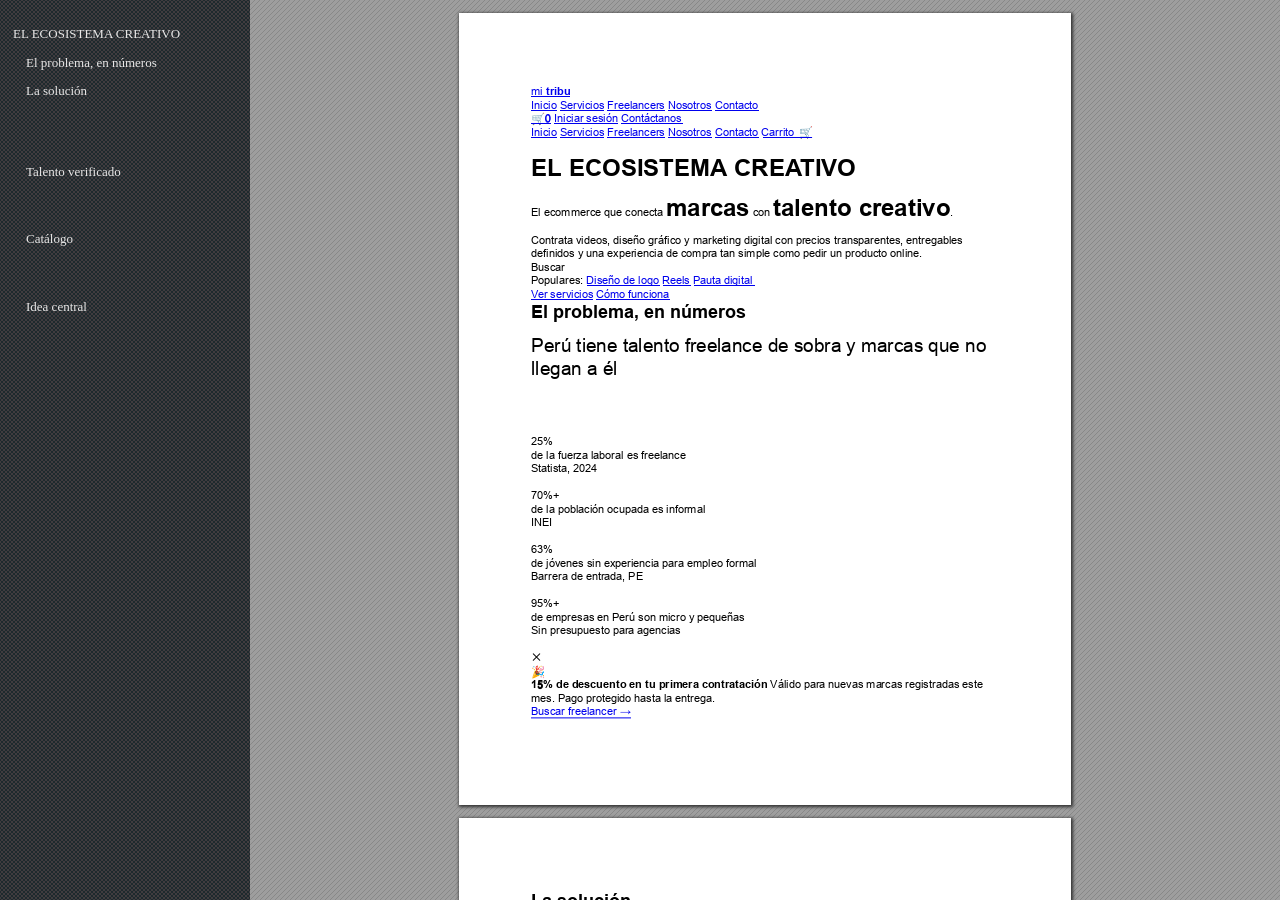
<file: index.html>
<!DOCTYPE html>
<!-- Created by pdf2htmlEX (https://github.com/pdf2htmlEX/pdf2htmlEX) -->
<html xmlns="http://www.w3.org/1999/xhtml">
<head>
<meta charset="utf-8"/>
<meta name="generator" content="pdf2htmlEX"/>
<meta http-equiv="X-UA-Compatible" content="IE=edge,chrome=1"/>
<style type="text/css">
/*! 
 * Base CSS for pdf2htmlEX
 * Copyright 2012,2013 Lu Wang <coolwanglu@gmail.com> 
 * https://github.com/pdf2htmlEX/pdf2htmlEX/blob/master/share/LICENSE
 */#sidebar{position:absolute;top:0;left:0;bottom:0;width:250px;padding:0;margin:0;overflow:auto}#page-container{position:absolute;top:0;left:0;margin:0;padding:0;border:0}@media screen{#sidebar.opened+#page-container{left:250px}#page-container{bottom:0;right:0;overflow:auto}.loading-indicator{display:none}.loading-indicator.active{display:block;position:absolute;width:64px;height:64px;top:50%;left:50%;margin-top:-32px;margin-left:-32px}.loading-indicator img{position:absolute;top:0;left:0;bottom:0;right:0}}@media print{@page{margin:0}html{margin:0}body{margin:0;-webkit-print-color-adjust:exact}#sidebar{display:none}#page-container{width:auto;height:auto;overflow:visible;background-color:transparent}.d{display:none}}.pf{position:relative;background-color:white;overflow:hidden;margin:0;border:0}.pc{position:absolute;border:0;padding:0;margin:0;top:0;left:0;width:100%;height:100%;overflow:hidden;display:block;transform-origin:0 0;-ms-transform-origin:0 0;-webkit-transform-origin:0 0}.pc.opened{display:block}.bf{position:absolute;border:0;margin:0;top:0;bottom:0;width:100%;height:100%;-ms-user-select:none;-moz-user-select:none;-webkit-user-select:none;user-select:none}.bi{position:absolute;border:0;margin:0;-ms-user-select:none;-moz-user-select:none;-webkit-user-select:none;user-select:none}@media print{.pf{margin:0;box-shadow:none;page-break-after:always;page-break-inside:avoid}@-moz-document url-prefix(){.pf{overflow:visible;border:1px solid #fff}.pc{overflow:visible}}}.c{position:absolute;border:0;padding:0;margin:0;overflow:hidden;display:block}.t{position:absolute;white-space:pre;font-size:1px;transform-origin:0 100%;-ms-transform-origin:0 100%;-webkit-transform-origin:0 100%;unicode-bidi:bidi-override;-moz-font-feature-settings:"liga" 0}.t:after{content:''}.t:before{content:'';display:inline-block}.t span{position:relative;unicode-bidi:bidi-override}._{display:inline-block;color:transparent;z-index:-1}::selection{background:rgba(127,255,255,0.4)}::-moz-selection{background:rgba(127,255,255,0.4)}.pi{display:none}.d{position:absolute;transform-origin:0 100%;-ms-transform-origin:0 100%;-webkit-transform-origin:0 100%}.it{border:0;background-color:rgba(255,255,255,0.0)}.ir:hover{cursor:pointer}</style>
<style type="text/css">
/*! 
 * Fancy styles for pdf2htmlEX
 * Copyright 2012,2013 Lu Wang <coolwanglu@gmail.com> 
 * https://github.com/pdf2htmlEX/pdf2htmlEX/blob/master/share/LICENSE
 */@keyframes fadein{from{opacity:0}to{opacity:1}}@-webkit-keyframes fadein{from{opacity:0}to{opacity:1}}@keyframes swing{0{transform:rotate(0)}10%{transform:rotate(0)}90%{transform:rotate(720deg)}100%{transform:rotate(720deg)}}@-webkit-keyframes swing{0{-webkit-transform:rotate(0)}10%{-webkit-transform:rotate(0)}90%{-webkit-transform:rotate(720deg)}100%{-webkit-transform:rotate(720deg)}}@media screen{#sidebar{background-color:#2f3236;background-image:url("[data-uri]")}#outline{font-family:Georgia,Times,"Times New Roman",serif;font-size:13px;margin:2em 1em}#outline ul{padding:0}#outline li{list-style-type:none;margin:1em 0}#outline li>ul{margin-left:1em}#outline a,#outline a:visited,#outline a:hover,#outline a:active{line-height:1.2;color:#e8e8e8;text-overflow:ellipsis;white-space:nowrap;text-decoration:none;display:block;overflow:hidden;outline:0}#outline a:hover{color:#0cf}#page-container{background-color:#9e9e9e;background-image:url("[data-uri]");-webkit-transition:left 500ms;transition:left 500ms}.pf{margin:13px auto;box-shadow:1px 1px 3px 1px #333;border-collapse:separate}.pc.opened{-webkit-animation:fadein 100ms;animation:fadein 100ms}.loading-indicator.active{-webkit-animation:swing 1.5s ease-in-out .01s infinite alternate none;animation:swing 1.5s ease-in-out .01s infinite alternate none}.checked{background:no-repeat url([data-uri])}}</style>
<style type="text/css">
.ff0{font-family:sans-serif;visibility:hidden;}
@font-face{font-family:ff1;src:url('[data-uri]')format("woff");}.ff1{font-family:ff1;line-height:1.106934;font-style:normal;font-weight:normal;visibility:visible;}
@font-face{font-family:ff2;src:url('[data-uri]')format("woff");}.ff2{font-family:ff2;line-height:0.938477;font-style:normal;font-weight:normal;visibility:visible;}
.ff3{font-family:sans-serif;visibility:hidden;}
@font-face{font-family:ff4;src:url('[data-uri]')format("woff");}.ff4{font-family:ff4;line-height:0.746094;font-style:normal;font-weight:normal;visibility:visible;}
.ff5{font-family:sans-serif;visibility:hidden;}
.ff6{font-family:sans-serif;visibility:hidden;}
.m0{transform:matrix(0.250000,0.000000,0.000000,0.250000,0,0);-ms-transform:matrix(0.250000,0.000000,0.000000,0.250000,0,0);-webkit-transform:matrix(0.250000,0.000000,0.000000,0.250000,0,0);}
.m1{transform:none;-ms-transform:none;-webkit-transform:none;}
.v0{vertical-align:0.000000px;}
.ls1{letter-spacing:0.000000px;}
.ls0{letter-spacing:0.999999px;}
.sc_{text-shadow:none;}
.sc0{text-shadow:-0.015em 0 transparent,0 0.015em transparent,0.015em 0 transparent,0 -0.015em  transparent;}
@media screen and (-webkit-min-device-pixel-ratio:0){
.sc_{-webkit-text-stroke:0px transparent;}
.sc0{-webkit-text-stroke:0.015em transparent;text-shadow:none;}
}
.ws1{word-spacing:-26.671875px;}
.ws0{word-spacing:-12.224610px;}
.ws2{word-spacing:0.000000px;}
._0{margin-left:-7.125001px;}
._3{margin-left:-5.343750px;}
._2{margin-left:-2.448594px;}
._1{margin-left:-1.000531px;}
.fc2{color:transparent;}
.fc1{color:rgb(0,0,0);}
.fc0{color:rgb(0,0,238);}
.fs0{font-size:44.000001px;}
.fs4{font-size:48.000000px;}
.fs6{font-size:52.000002px;}
.fs5{font-size:55.999998px;}
.fs2{font-size:72.000000px;}
.fs3{font-size:76.000002px;}
.fs1{font-size:96.000000px;}
.y0{bottom:-0.500000px;}
.y5e{bottom:78.810000px;}
.y40{bottom:86.940000px;}
.y26{bottom:89.190000px;}
.y25{bottom:102.690000px;}
.y3f{bottom:112.560000px;}
.y24{bottom:116.190000px;}
.y5d{bottom:122.190000px;}
.y3e{bottom:128.940000px;}
.y23{bottom:129.690000px;}
.y3d{bottom:142.440000px;}
.y22{bottom:143.190000px;}
.y3c{bottom:155.940000px;}
.y21{bottom:156.690000px;}
.y5c{bottom:165.690000px;}
.y20{bottom:170.190000px;}
.y1f{bottom:183.690000px;}
.y5b{bottom:190.440000px;}
.y3b{bottom:196.440000px;}
.y1e{bottom:197.190000px;}
.y1d{bottom:210.690000px;}
.y5a{bottom:216.719999px;}
.y1c{bottom:224.190000px;}
.y59{bottom:236.940000px;}
.y1b{bottom:237.690000px;}
.y3a{bottom:239.940000px;}
.y58{bottom:250.440000px;}
.y1a{bottom:251.190000px;}
.y57{bottom:263.940000px;}
.y19{bottom:264.690000px;}
.y56{bottom:277.440000px;}
.y18{bottom:278.190000px;}
.y55{bottom:290.940000px;}
.y39{bottom:290.969999px;}
.y17{bottom:291.690000px;}
.y54{bottom:304.440000px;}
.y16{bottom:305.190000px;}
.y38{bottom:311.190000px;}
.y53{bottom:317.940000px;}
.y15{bottom:318.690000px;}
.y37{bottom:324.690000px;}
.y52{bottom:331.440000px;}
.y14{bottom:332.190000px;}
.y13{bottom:345.690000px;}
.y36{bottom:350.940000px;}
.y51{bottom:356.940000px;}
.y12{bottom:359.190000px;}
.y6f{bottom:372.690000px;}
.y11{bottom:374.010000px;}
.y35{bottom:376.980000px;}
.y50{bottom:382.560000px;}
.y6e{bottom:386.520000px;}
.y34{bottom:391.440000px;}
.y10{bottom:396.510000px;}
.y4f{bottom:398.940000px;}
.y6d{bottom:401.940000px;}
.y4e{bottom:412.440000px;}
.y6c{bottom:415.440000px;}
.y33{bottom:417.690000px;}
.y4d{bottom:425.940000px;}
.yf{bottom:430.260000px;}
.y4c{bottom:439.440000px;}
.y32{bottom:443.730000px;}
.y6b{bottom:449.940000px;}
.ye{bottom:452.760000px;}
.y4b{bottom:452.940000px;}
.y31{bottom:458.190000px;}
.y6a{bottom:463.440000px;}
.y4a{bottom:466.440000px;}
.y49{bottom:479.940000px;}
.y30{bottom:484.440000px;}
.yd{bottom:486.719999px;}
.y69{bottom:489.719999px;}
.y48{bottom:493.440000px;}
.yc{bottom:506.940000px;}
.y68{bottom:509.940000px;}
.y2f{bottom:510.480000px;}
.yb{bottom:520.440000px;}
.y67{bottom:523.440000px;}
.y2e{bottom:524.940000px;}
.ya{bottom:533.940000px;}
.y66{bottom:536.940000px;}
.y47{bottom:545.940000px;}
.y9{bottom:547.440000px;}
.y2d{bottom:551.190000px;}
.y8{bottom:560.940000px;}
.y65{bottom:562.440000px;}
.y46{bottom:571.560000px;}
.y2c{bottom:577.230000px;}
.y45{bottom:587.940000px;}
.y64{bottom:588.060000px;}
.y7{bottom:588.959999px;}
.y44{bottom:601.440000px;}
.y63{bottom:604.440000px;}
.y43{bottom:614.940000px;}
.y2b{bottom:624.690000px;}
.y42{bottom:628.440000px;}
.y6{bottom:629.460001px;}
.y62{bottom:629.940000px;}
.y2a{bottom:638.190000px;}
.y41{bottom:641.940000px;}
.y29{bottom:651.690000px;}
.y5{bottom:655.440000px;}
.y61{bottom:655.560000px;}
.y4{bottom:668.940000px;}
.y60{bottom:671.940000px;}
.y28{bottom:676.440000px;}
.y3{bottom:682.440000px;}
.y2{bottom:695.940000px;}
.y5f{bottom:697.440000px;}
.y27{bottom:702.719999px;}
.y1{bottom:709.440000px;}
.h7{height:34.945313px;}
.h2{height:39.445313px;}
.h8{height:40.769530px;}
.h3{height:41.800001px;}
.h9{height:46.617189px;}
.h5{height:52.417969px;}
.h6{height:68.132814px;}
.h4{height:69.890625px;}
.h0{height:792.000000px;}
.h1{height:792.500000px;}
.w0{width:612.000000px;}
.w1{width:612.500000px;}
.x0{left:0.000000px;}
.x1{left:72.000000px;}
.x2{left:85.722656px;}
.x3{left:339.574974px;}
.x4{left:353.297610px;}
@media print{
.v0{vertical-align:0.000000pt;}
.ls1{letter-spacing:0.000000pt;}
.ls0{letter-spacing:1.333332pt;}
.ws1{word-spacing:-35.562500pt;}
.ws0{word-spacing:-16.299479pt;}
.ws2{word-spacing:0.000000pt;}
._0{margin-left:-9.500001pt;}
._3{margin-left:-7.124999pt;}
._2{margin-left:-3.264792pt;}
._1{margin-left:-1.334042pt;}
.fs0{font-size:58.666668pt;}
.fs4{font-size:64.000000pt;}
.fs6{font-size:69.333336pt;}
.fs5{font-size:74.666664pt;}
.fs2{font-size:96.000000pt;}
.fs3{font-size:101.333336pt;}
.fs1{font-size:128.000000pt;}
.y0{bottom:-0.666667pt;}
.y5e{bottom:105.079999pt;}
.y40{bottom:115.920000pt;}
.y26{bottom:118.920000pt;}
.y25{bottom:136.920000pt;}
.y3f{bottom:150.079999pt;}
.y24{bottom:154.920000pt;}
.y5d{bottom:162.920000pt;}
.y3e{bottom:171.920000pt;}
.y23{bottom:172.920000pt;}
.y3d{bottom:189.920000pt;}
.y22{bottom:190.920000pt;}
.y3c{bottom:207.920000pt;}
.y21{bottom:208.920000pt;}
.y5c{bottom:220.920000pt;}
.y20{bottom:226.920000pt;}
.y1f{bottom:244.920000pt;}
.y5b{bottom:253.920000pt;}
.y3b{bottom:261.920000pt;}
.y1e{bottom:262.920000pt;}
.y1d{bottom:280.920000pt;}
.y5a{bottom:288.959999pt;}
.y1c{bottom:298.920000pt;}
.y59{bottom:315.920000pt;}
.y1b{bottom:316.920000pt;}
.y3a{bottom:319.920000pt;}
.y58{bottom:333.920000pt;}
.y1a{bottom:334.920000pt;}
.y57{bottom:351.920000pt;}
.y19{bottom:352.920000pt;}
.y56{bottom:369.920000pt;}
.y18{bottom:370.920000pt;}
.y55{bottom:387.920000pt;}
.y39{bottom:387.959999pt;}
.y17{bottom:388.920000pt;}
.y54{bottom:405.920000pt;}
.y16{bottom:406.920000pt;}
.y38{bottom:414.920000pt;}
.y53{bottom:423.920000pt;}
.y15{bottom:424.920000pt;}
.y37{bottom:432.920000pt;}
.y52{bottom:441.920000pt;}
.y14{bottom:442.920000pt;}
.y13{bottom:460.920000pt;}
.y36{bottom:467.920000pt;}
.y51{bottom:475.920000pt;}
.y12{bottom:478.920000pt;}
.y6f{bottom:496.920000pt;}
.y11{bottom:498.680000pt;}
.y35{bottom:502.640000pt;}
.y50{bottom:510.079999pt;}
.y6e{bottom:515.360001pt;}
.y34{bottom:521.920000pt;}
.y10{bottom:528.680000pt;}
.y4f{bottom:531.920000pt;}
.y6d{bottom:535.920000pt;}
.y4e{bottom:549.920000pt;}
.y6c{bottom:553.920000pt;}
.y33{bottom:556.920000pt;}
.y4d{bottom:567.920000pt;}
.yf{bottom:573.680000pt;}
.y4c{bottom:585.920000pt;}
.y32{bottom:591.640000pt;}
.y6b{bottom:599.920000pt;}
.ye{bottom:603.680000pt;}
.y4b{bottom:603.920000pt;}
.y31{bottom:610.920000pt;}
.y6a{bottom:617.920000pt;}
.y4a{bottom:621.920000pt;}
.y49{bottom:639.920000pt;}
.y30{bottom:645.920000pt;}
.yd{bottom:648.959999pt;}
.y69{bottom:652.959999pt;}
.y48{bottom:657.920000pt;}
.yc{bottom:675.920000pt;}
.y68{bottom:679.920000pt;}
.y2f{bottom:680.640000pt;}
.yb{bottom:693.920000pt;}
.y67{bottom:697.920000pt;}
.y2e{bottom:699.920000pt;}
.ya{bottom:711.920000pt;}
.y66{bottom:715.920000pt;}
.y47{bottom:727.920000pt;}
.y9{bottom:729.920000pt;}
.y2d{bottom:734.920000pt;}
.y8{bottom:747.920000pt;}
.y65{bottom:749.920000pt;}
.y46{bottom:762.079999pt;}
.y2c{bottom:769.640000pt;}
.y45{bottom:783.920000pt;}
.y64{bottom:784.079999pt;}
.y7{bottom:785.279999pt;}
.y44{bottom:801.920000pt;}
.y63{bottom:805.920000pt;}
.y43{bottom:819.920000pt;}
.y2b{bottom:832.920000pt;}
.y42{bottom:837.920000pt;}
.y6{bottom:839.280001pt;}
.y62{bottom:839.920000pt;}
.y2a{bottom:850.920000pt;}
.y41{bottom:855.920000pt;}
.y29{bottom:868.920000pt;}
.y5{bottom:873.920000pt;}
.y61{bottom:874.079999pt;}
.y4{bottom:891.920000pt;}
.y60{bottom:895.920000pt;}
.y28{bottom:901.920000pt;}
.y3{bottom:909.920000pt;}
.y2{bottom:927.920000pt;}
.y5f{bottom:929.920000pt;}
.y27{bottom:936.959999pt;}
.y1{bottom:945.920000pt;}
.h7{height:46.593750pt;}
.h2{height:52.593751pt;}
.h8{height:54.359373pt;}
.h3{height:55.733335pt;}
.h9{height:62.156252pt;}
.h5{height:69.890625pt;}
.h6{height:90.843752pt;}
.h4{height:93.187500pt;}
.h0{height:1056.000000pt;}
.h1{height:1056.666667pt;}
.w0{width:816.000000pt;}
.w1{width:816.666667pt;}
.x0{left:0.000000pt;}
.x1{left:96.000000pt;}
.x2{left:114.296875pt;}
.x3{left:452.766632pt;}
.x4{left:471.063480pt;}
}
</style>
<script>
/*
 Copyright 2012 Mozilla Foundation 
 Copyright 2013 Lu Wang <coolwanglu@gmail.com>
 Apachine License Version 2.0 
*/
(function(){function b(a,b,e,f){var c=(a.className||"").split(/\s+/g);""===c[0]&&c.shift();var d=c.indexOf(b);0>d&&e&&c.push(b);0<=d&&f&&c.splice(d,1);a.className=c.join(" ");return 0<=d}if(!("classList"in document.createElement("div"))){var e={add:function(a){b(this.element,a,!0,!1)},contains:function(a){return b(this.element,a,!1,!1)},remove:function(a){b(this.element,a,!1,!0)},toggle:function(a){b(this.element,a,!0,!0)}};Object.defineProperty(HTMLElement.prototype,"classList",{get:function(){if(this._classList)return this._classList;
var a=Object.create(e,{element:{value:this,writable:!1,enumerable:!0}});Object.defineProperty(this,"_classList",{value:a,writable:!1,enumerable:!1});return a},enumerable:!0})}})();
</script>
<script>
(function(){/*
 pdf2htmlEX.js: Core UI functions for pdf2htmlEX 
 Copyright 2012,2013 Lu Wang <coolwanglu@gmail.com> and other contributors 
 https://github.com/pdf2htmlEX/pdf2htmlEX/blob/master/share/LICENSE 
*/
var pdf2htmlEX=window.pdf2htmlEX=window.pdf2htmlEX||{},CSS_CLASS_NAMES={page_frame:"pf",page_content_box:"pc",page_data:"pi",background_image:"bi",link:"l",input_radio:"ir",__dummy__:"no comma"},DEFAULT_CONFIG={container_id:"page-container",sidebar_id:"sidebar",outline_id:"outline",loading_indicator_cls:"loading-indicator",preload_pages:3,render_timeout:100,scale_step:0.9,key_handler:!0,hashchange_handler:!0,view_history_handler:!0,__dummy__:"no comma"},EPS=1E-6;
function invert(a){var b=a[0]*a[3]-a[1]*a[2];return[a[3]/b,-a[1]/b,-a[2]/b,a[0]/b,(a[2]*a[5]-a[3]*a[4])/b,(a[1]*a[4]-a[0]*a[5])/b]}function transform(a,b){return[a[0]*b[0]+a[2]*b[1]+a[4],a[1]*b[0]+a[3]*b[1]+a[5]]}function get_page_number(a){return parseInt(a.getAttribute("data-page-no"),16)}function disable_dragstart(a){for(var b=0,c=a.length;b<c;++b)a[b].addEventListener("dragstart",function(){return!1},!1)}
function clone_and_extend_objs(a){for(var b={},c=0,e=arguments.length;c<e;++c){var h=arguments[c],d;for(d in h)h.hasOwnProperty(d)&&(b[d]=h[d])}return b}
function Page(a){if(a){this.shown=this.loaded=!1;this.page=a;this.num=get_page_number(a);this.original_height=a.clientHeight;this.original_width=a.clientWidth;var b=a.getElementsByClassName(CSS_CLASS_NAMES.page_content_box)[0];b&&(this.content_box=b,this.original_scale=this.cur_scale=this.original_height/b.clientHeight,this.page_data=JSON.parse(a.getElementsByClassName(CSS_CLASS_NAMES.page_data)[0].getAttribute("data-data")),this.ctm=this.page_data.ctm,this.ictm=invert(this.ctm),this.loaded=!0)}}
Page.prototype={hide:function(){this.loaded&&this.shown&&(this.content_box.classList.remove("opened"),this.shown=!1)},show:function(){this.loaded&&!this.shown&&(this.content_box.classList.add("opened"),this.shown=!0)},rescale:function(a){this.cur_scale=0===a?this.original_scale:a;this.loaded&&(a=this.content_box.style,a.msTransform=a.webkitTransform=a.transform="scale("+this.cur_scale.toFixed(3)+")");a=this.page.style;a.height=this.original_height*this.cur_scale+"px";a.width=this.original_width*this.cur_scale+
"px"},view_position:function(){var a=this.page,b=a.parentNode;return[b.scrollLeft-a.offsetLeft-a.clientLeft,b.scrollTop-a.offsetTop-a.clientTop]},height:function(){return this.page.clientHeight},width:function(){return this.page.clientWidth}};function Viewer(a){this.config=clone_and_extend_objs(DEFAULT_CONFIG,0<arguments.length?a:{});this.pages_loading=[];this.init_before_loading_content();var b=this;document.addEventListener("DOMContentLoaded",function(){b.init_after_loading_content()},!1)}
Viewer.prototype={scale:1,cur_page_idx:0,first_page_idx:0,init_before_loading_content:function(){this.pre_hide_pages()},initialize_radio_button:function(){for(var a=document.getElementsByClassName(CSS_CLASS_NAMES.input_radio),b=0;b<a.length;b++)a[b].addEventListener("click",function(){this.classList.toggle("checked")})},init_after_loading_content:function(){this.sidebar=document.getElementById(this.config.sidebar_id);this.outline=document.getElementById(this.config.outline_id);this.container=document.getElementById(this.config.container_id);
this.loading_indicator=document.getElementsByClassName(this.config.loading_indicator_cls)[0];for(var a=!0,b=this.outline.childNodes,c=0,e=b.length;c<e;++c)if("ul"===b[c].nodeName.toLowerCase()){a=!1;break}a||this.sidebar.classList.add("opened");this.find_pages();if(0!=this.pages.length){disable_dragstart(document.getElementsByClassName(CSS_CLASS_NAMES.background_image));this.config.key_handler&&this.register_key_handler();var h=this;this.config.hashchange_handler&&window.addEventListener("hashchange",
function(a){h.navigate_to_dest(document.location.hash.substring(1))},!1);this.config.view_history_handler&&window.addEventListener("popstate",function(a){a.state&&h.navigate_to_dest(a.state)},!1);this.container.addEventListener("scroll",function(){h.update_page_idx();h.schedule_render(!0)},!1);[this.container,this.outline].forEach(function(a){a.addEventListener("click",h.link_handler.bind(h),!1)});this.initialize_radio_button();this.render()}},find_pages:function(){for(var a=[],b={},c=this.container.childNodes,
e=0,h=c.length;e<h;++e){var d=c[e];d.nodeType===Node.ELEMENT_NODE&&d.classList.contains(CSS_CLASS_NAMES.page_frame)&&(d=new Page(d),a.push(d),b[d.num]=a.length-1)}this.pages=a;this.page_map=b},load_page:function(a,b,c){var e=this.pages;if(!(a>=e.length||(e=e[a],e.loaded||this.pages_loading[a]))){var e=e.page,h=e.getAttribute("data-page-url");if(h){this.pages_loading[a]=!0;var d=e.getElementsByClassName(this.config.loading_indicator_cls)[0];"undefined"===typeof d&&(d=this.loading_indicator.cloneNode(!0),
d.classList.add("active"),e.appendChild(d));var f=this,g=new XMLHttpRequest;g.open("GET",h,!0);g.onload=function(){if(200===g.status||0===g.status){var b=document.createElement("div");b.innerHTML=g.responseText;for(var d=null,b=b.childNodes,e=0,h=b.length;e<h;++e){var p=b[e];if(p.nodeType===Node.ELEMENT_NODE&&p.classList.contains(CSS_CLASS_NAMES.page_frame)){d=p;break}}b=f.pages[a];f.container.replaceChild(d,b.page);b=new Page(d);f.pages[a]=b;b.hide();b.rescale(f.scale);disable_dragstart(d.getElementsByClassName(CSS_CLASS_NAMES.background_image));
f.schedule_render(!1);c&&c(b)}delete f.pages_loading[a]};g.send(null)}void 0===b&&(b=this.config.preload_pages);0<--b&&(f=this,setTimeout(function(){f.load_page(a+1,b)},0))}},pre_hide_pages:function(){var a="@media screen{."+CSS_CLASS_NAMES.page_content_box+"{display:none;}}",b=document.createElement("style");b.styleSheet?b.styleSheet.cssText=a:b.appendChild(document.createTextNode(a));document.head.appendChild(b)},render:function(){for(var a=this.container,b=a.scrollTop,c=a.clientHeight,a=b-c,b=
b+c+c,c=this.pages,e=0,h=c.length;e<h;++e){var d=c[e],f=d.page,g=f.offsetTop+f.clientTop,f=g+f.clientHeight;g<=b&&f>=a?d.loaded?d.show():this.load_page(e):d.hide()}},update_page_idx:function(){var a=this.pages,b=a.length;if(!(2>b)){for(var c=this.container,e=c.scrollTop,c=e+c.clientHeight,h=-1,d=b,f=d-h;1<f;){var g=h+Math.floor(f/2),f=a[g].page;f.offsetTop+f.clientTop+f.clientHeight>=e?d=g:h=g;f=d-h}this.first_page_idx=d;for(var g=h=this.cur_page_idx,k=0;d<b;++d){var f=a[d].page,l=f.offsetTop+f.clientTop,
f=f.clientHeight;if(l>c)break;f=(Math.min(c,l+f)-Math.max(e,l))/f;if(d===h&&Math.abs(f-1)<=EPS){g=h;break}f>k&&(k=f,g=d)}this.cur_page_idx=g}},schedule_render:function(a){if(void 0!==this.render_timer){if(!a)return;clearTimeout(this.render_timer)}var b=this;this.render_timer=setTimeout(function(){delete b.render_timer;b.render()},this.config.render_timeout)},register_key_handler:function(){var a=this;window.addEventListener("DOMMouseScroll",function(b){if(b.ctrlKey){b.preventDefault();var c=a.container,
e=c.getBoundingClientRect(),c=[b.clientX-e.left-c.clientLeft,b.clientY-e.top-c.clientTop];a.rescale(Math.pow(a.config.scale_step,b.detail),!0,c)}},!1);window.addEventListener("keydown",function(b){var c=!1,e=b.ctrlKey||b.metaKey,h=b.altKey;switch(b.keyCode){case 61:case 107:case 187:e&&(a.rescale(1/a.config.scale_step,!0),c=!0);break;case 173:case 109:case 189:e&&(a.rescale(a.config.scale_step,!0),c=!0);break;case 48:e&&(a.rescale(0,!1),c=!0);break;case 33:h?a.scroll_to(a.cur_page_idx-1):a.container.scrollTop-=
a.container.clientHeight;c=!0;break;case 34:h?a.scroll_to(a.cur_page_idx+1):a.container.scrollTop+=a.container.clientHeight;c=!0;break;case 35:a.container.scrollTop=a.container.scrollHeight;c=!0;break;case 36:a.container.scrollTop=0,c=!0}c&&b.preventDefault()},!1)},rescale:function(a,b,c){var e=this.scale;this.scale=a=0===a?1:b?e*a:a;c||(c=[0,0]);b=this.container;c[0]+=b.scrollLeft;c[1]+=b.scrollTop;for(var h=this.pages,d=h.length,f=this.first_page_idx;f<d;++f){var g=h[f].page;if(g.offsetTop+g.clientTop>=
c[1])break}g=f-1;0>g&&(g=0);var g=h[g].page,k=g.clientWidth,f=g.clientHeight,l=g.offsetLeft+g.clientLeft,m=c[0]-l;0>m?m=0:m>k&&(m=k);k=g.offsetTop+g.clientTop;c=c[1]-k;0>c?c=0:c>f&&(c=f);for(f=0;f<d;++f)h[f].rescale(a);b.scrollLeft+=m/e*a+g.offsetLeft+g.clientLeft-m-l;b.scrollTop+=c/e*a+g.offsetTop+g.clientTop-c-k;this.schedule_render(!0)},fit_width:function(){var a=this.cur_page_idx;this.rescale(this.container.clientWidth/this.pages[a].width(),!0);this.scroll_to(a)},fit_height:function(){var a=this.cur_page_idx;
this.rescale(this.container.clientHeight/this.pages[a].height(),!0);this.scroll_to(a)},get_containing_page:function(a){for(;a;){if(a.nodeType===Node.ELEMENT_NODE&&a.classList.contains(CSS_CLASS_NAMES.page_frame)){a=get_page_number(a);var b=this.page_map;return a in b?this.pages[b[a]]:null}a=a.parentNode}return null},link_handler:function(a){var b=a.target,c=b.getAttribute("data-dest-detail");if(c){if(this.config.view_history_handler)try{var e=this.get_current_view_hash();window.history.replaceState(e,
"","#"+e);window.history.pushState(c,"","#"+c)}catch(h){}this.navigate_to_dest(c,this.get_containing_page(b));a.preventDefault()}},navigate_to_dest:function(a,b){try{var c=JSON.parse(a)}catch(e){return}if(c instanceof Array){var h=c[0],d=this.page_map;if(h in d){for(var f=d[h],h=this.pages[f],d=2,g=c.length;d<g;++d){var k=c[d];if(null!==k&&"number"!==typeof k)return}for(;6>c.length;)c.push(null);var g=b||this.pages[this.cur_page_idx],d=g.view_position(),d=transform(g.ictm,[d[0],g.height()-d[1]]),
g=this.scale,l=[0,0],m=!0,k=!1,n=this.scale;switch(c[1]){case "XYZ":l=[null===c[2]?d[0]:c[2]*n,null===c[3]?d[1]:c[3]*n];g=c[4];if(null===g||0===g)g=this.scale;k=!0;break;case "Fit":case "FitB":l=[0,0];k=!0;break;case "FitH":case "FitBH":l=[0,null===c[2]?d[1]:c[2]*n];k=!0;break;case "FitV":case "FitBV":l=[null===c[2]?d[0]:c[2]*n,0];k=!0;break;case "FitR":l=[c[2]*n,c[5]*n],m=!1,k=!0}if(k){this.rescale(g,!1);var p=this,c=function(a){l=transform(a.ctm,l);m&&(l[1]=a.height()-l[1]);p.scroll_to(f,l)};h.loaded?
c(h):(this.load_page(f,void 0,c),this.scroll_to(f))}}}},scroll_to:function(a,b){var c=this.pages;if(!(0>a||a>=c.length)){c=c[a].view_position();void 0===b&&(b=[0,0]);var e=this.container;e.scrollLeft+=b[0]-c[0];e.scrollTop+=b[1]-c[1]}},get_current_view_hash:function(){var a=[],b=this.pages[this.cur_page_idx];a.push(b.num);a.push("XYZ");var c=b.view_position(),c=transform(b.ictm,[c[0],b.height()-c[1]]);a.push(c[0]/this.scale);a.push(c[1]/this.scale);a.push(this.scale);return JSON.stringify(a)}};
pdf2htmlEX.Viewer=Viewer;})();
</script>
<script>
try{
pdf2htmlEX.defaultViewer = new pdf2htmlEX.Viewer({});
}catch(e){}
</script>
<title></title>
</head>
<body>
<div id="sidebar">
<div id="outline">
<ul><li><a class="l" href="#pf1" data-dest-detail='[1,"XYZ",73.7461,646.933,null]'>EL ECOSISTEMA CREATIVO </a><ul><li><a class="l" href="#pf1" data-dest-detail='[1,"XYZ",73.3096,499.824,null]'>El problema, en números </a></li><li><a class="l" href="#pf2" data-dest-detail='[2,"XYZ",73.3799,715.824,null]'>La solución </a><ul><li><a class="l" href="#pf2" data-dest-detail='[2,"XYZ",72,577.23,null]'> </a></li><li><a class="l" href="#pf2" data-dest-detail='[2,"XYZ",72,510.48,null]'> </a></li><li><a class="l" href="#pf2" data-dest-detail='[2,"XYZ",72,443.73,null]'> </a></li><li><a class="l" href="#pf2" data-dest-detail='[2,"XYZ",72,376.98,null]'> </a></li></ul></li><li><a class="l" href="#pf2" data-dest-detail='[2,"XYZ",72.3867,304.074,null]'>Talento verificado </a><ul><li><a class="l" href="#pf2" data-dest-detail='[2,"XYZ",72,112.56,null]'> </a></li><li><a class="l" href="#pf3" data-dest-detail='[3,"XYZ",72,571.56,null]'> </a></li><li><a class="l" href="#pf3" data-dest-detail='[3,"XYZ",72,382.56,null]'> </a></li></ul></li><li><a class="l" href="#pf3" data-dest-detail='[3,"XYZ",72.8525,229.824,null]'>Catálogo </a><ul><li><a class="l" href="#pf3" data-dest-detail='[3,"XYZ",72,78.81,null]'> </a></li><li><a class="l" href="#pf4" data-dest-detail='[4,"XYZ",72,655.56,null]'> </a></li><li><a class="l" href="#pf4" data-dest-detail='[4,"XYZ",72,588.06,null]'> </a></li></ul></li><li><a class="l" href="#pf4" data-dest-detail='[4,"XYZ",73.2305,502.605,null]'>Idea central </a></li></ul></li></ul></div>
</div>
<div id="page-container">
<div id="pf1" class="pf w0 h0" data-page-no="1"><div class="pc pc1 w0 h0"><img class="bi x0 y0 w1 h1" alt="" src="[data-uri]"/><div class="t m0 x1 h2 y1 ff1 fs0 fc0 sc0 ls1 ws2">mi <span class="ff2">tribu </span></div><div class="t m0 x1 h2 y2 ff1 fs0 fc0 sc0 ls1 ws0">Inicio<span class="fc1 ws2"> </span>Servicios<span class="fc1 ws2"> </span>Freelancers<span class="fc1 ws2"> </span>Nosotros<span class="fc1 ws2"> <span class="fc0">Contacto </span></span></div><div class="t m0 x1 h3 y3 ff3 fs0 fc0 sc0 ls1"><span class="fc2 sc0">🛒</span></div><div class="t m0 x2 h2 y3 ff1 fs0 fc0 sc0 ls1 ws0">0<span class="fc1 ws2"> <span class="fc0">Iniciar sesión</span> <span class="fc0">Contáctanos </span></span></div><div class="t m0 x1 h2 y4 ff1 fs0 fc0 sc0 ls1 ws0">Inicio<span class="fc1 ws2"> </span>Servicios<span class="fc1 ws2"> </span>Freelancers<span class="fc1 ws2"> </span>Nosotros<span class="fc1 ws2"> </span>Contacto<span class="fc1 ws2"> <span class="fc0">Carrito </span></span></div><div class="t m0 x3 h3 y4 ff3 fs0 fc0 sc0 ls1"><span class="fc2 sc0">🛒</span></div><div class="t m0 x4 h2 y4 ff1 fs0 fc0 sc0 ls1 ws2"> </div><div class="t m0 x1 h2 y5 ff1 fs0 fc0 sc0 ls1 ws2"> </div><div class="t m0 x1 h4 y6 ff2 fs1 fc1 sc0 ls1 ws2">EL ECOSISTEMA CREA<span class="_ _0"></span>TIVO </div><div class="t m0 x1 h4 y7 ff1 fs0 fc1 sc0 ls1 ws2">El ecommerce que conecta <span class="ff2 fs1 ws1">marcas</span> con <span class="ff2 fs1">talento creativo</span>. </div><div class="t m0 x1 h2 y8 ff1 fs0 fc1 sc0 ls1 ws2">Contrata videos, diseño gráfico y marketing digital con precios transpare<span class="_ _1"></span>ntes, entregables </div><div class="t m0 x1 h2 y9 ff1 fs0 fc1 sc0 ls1 ws2">definidos y una experiencia de compra tan simple como pedir un product<span class="_ _1"></span>o online. </div><div class="t m0 x1 h2 ya ff1 fs0 fc1 sc0 ls1 ws2">Buscar </div><div class="t m0 x1 h2 yb ff1 fs0 fc1 sc0 ls1 ws2">Populares: <span class="fc0">Diseño de logo</span> <span class="fc0 ws0">Reels</span> <span class="fc0">Pauta digital </span></div><div class="t m0 x1 h2 yc ff1 fs0 fc0 sc0 ls1 ws2">V<span class="_ _2"></span>er servicios<span class="fc1"> </span>Cómo funciona </div><div class="t m0 x1 h5 yd ff2 fs2 fc1 sc0 ls1 ws2">El problema, en números </div><div class="t m0 x1 h6 ye ff1 fs3 fc1 sc0 ls1 ws2">Perú tiene talento freelance de sobra y marcas que no </div><div class="t m0 x1 h6 yf ff1 fs3 fc1 sc0 ls1 ws2">llegan a él </div><div class="t m0 x1 h6 y10 ff1 fs3 fc1 sc0 ls1 ws2"> </div><div class="t m0 x1 h6 y11 ff1 fs3 fc1 sc0 ls1 ws2"> </div><div class="t m0 x1 h2 y12 ff1 fs0 fc1 sc0 ls1 ws2">25% </div><div class="t m0 x1 h2 y13 ff1 fs0 fc1 sc0 ls1 ws2">de la fuerza laboral es freelance </div><div class="t m0 x1 h2 y14 ff1 fs0 fc1 sc0 ls1 ws2">Statista, 2024 </div><div class="t m0 x1 h2 y15 ff1 fs0 fc1 sc0 ls1 ws2"> </div><div class="t m0 x1 h2 y16 ff1 fs0 fc1 sc0 ls1 ws2">70%+ </div><div class="t m0 x1 h2 y17 ff1 fs0 fc1 sc0 ls1 ws2">de la población ocupada es informal </div><div class="t m0 x1 h2 y18 ff1 fs0 fc1 sc0 ls1 ws2">INEI </div><div class="t m0 x1 h2 y19 ff1 fs0 fc1 sc0 ls1 ws2"> </div><div class="t m0 x1 h2 y1a ff1 fs0 fc1 sc0 ls1 ws2">63% </div><div class="t m0 x1 h2 y1b ff1 fs0 fc1 sc0 ls1 ws2">de jóvenes sin experiencia para empleo formal </div><div class="t m0 x1 h2 y1c ff1 fs0 fc1 sc0 ls1 ws2">Barrera de entrada, PE </div><div class="t m0 x1 h2 y1d ff1 fs0 fc1 sc0 ls1 ws2"> </div><div class="t m0 x1 h2 y1e ff1 fs0 fc1 sc0 ls1 ws2">95%+ </div><div class="t m0 x1 h2 y1f ff1 fs0 fc1 sc0 ls1 ws2">de empresas en Perú son micro y pequeñas </div><div class="t m0 x1 h2 y20 ff1 fs0 fc1 sc0 ls1 ws2">Sin presupuesto para agencias </div><div class="t m0 x1 h2 y21 ff1 fs0 fc1 sc0 ls1 ws2"> </div><div class="t m0 x1 h2 y22 ff4 fs0 fc1 sc0 ls0">✕<span class="ff1 ls1 ws2"> </span></div><div class="t m0 x1 h3 y23 ff5 fs0 fc1 sc0 ls1"><span class="fc2 sc0">🎉</span></div><div class="t m0 x2 h2 y23 ff1 fs0 fc1 sc0 ls1 ws2"> </div><div class="t m0 x1 h2 y24 ff2 fs0 fc1 sc0 ls1 ws2">15% de descuento en tu primera contratación<span class="ff1"> Válido para nuevas ma<span class="_ _1"></span>rcas registradas este </span></div><div class="t m0 x1 h2 y25 ff1 fs0 fc1 sc0 ls1 ws2">mes. Pago protegido hasta la entrega. </div><div class="t m0 x1 h2 y26 ff1 fs0 fc0 sc0 ls1 ws2">Buscar freelancer → </div><a class="l" href="http://docs.google.com/index.html"><div class="d m1" style="border-style:none;position:absolute;left:72.000000px;bottom:706.799990px;width:39.073792px;height:13.200010px;background-color:rgba(255,255,255,0.000001);"></div></a><a class="l" href="http://docs.google.com/index.html"><div class="d m1" style="border-style:none;position:absolute;left:72.000000px;bottom:693.299990px;width:25.660965px;height:13.200010px;background-color:rgba(255,255,255,0.000001);"></div></a><a class="l" href="http://docs.google.com/servicios.html"><div class="d m1" style="border-style:none;position:absolute;left:100.714943px;bottom:693.299990px;width:44.591362px;height:13.200010px;background-color:rgba(255,255,255,0.000001);"></div></a><a class="l" href="http://docs.google.com/buscar-freelancer.html"><div class="d m1" style="border-style:none;position:absolute;left:148.360275px;bottom:693.299990px;width:58.036395px;height:13.200010px;background-color:rgba(255,255,255,0.000001);"></div></a><a class="l" href="http://docs.google.com/nosotros.html"><div class="d m1" style="border-style:none;position:absolute;left:209.450650px;bottom:693.299990px;width:43.984850px;height:13.200010px;background-color:rgba(255,255,255,0.000001);"></div></a><a class="l" href="http://docs.google.com/contacto.html"><div class="d m1" style="border-style:none;position:absolute;left:256.489500px;bottom:693.299990px;width:43.995580px;height:13.200010px;background-color:rgba(255,255,255,0.000001);"></div></a><a class="l" href="http://docs.google.com/carrito.html"><div class="d m1" style="border-style:none;position:absolute;left:72.000000px;bottom:679.799990px;width:19.835983px;height:13.200010px;background-color:rgba(255,255,255,0.000001);"></div></a><a class="l" href="http://docs.google.com/app/login.html"><div class="d m1" style="border-style:none;position:absolute;left:94.889969px;bottom:679.799990px;width:64.149719px;height:13.200010px;background-color:rgba(255,255,255,0.000001);"></div></a><a class="l" href="http://docs.google.com/contacto.html"><div class="d m1" style="border-style:none;position:absolute;left:162.093674px;bottom:679.799990px;width:61.718336px;height:13.200010px;background-color:rgba(255,255,255,0.000001);"></div></a><a class="l" href="http://docs.google.com/index.html"><div class="d m1" style="border-style:none;position:absolute;left:72.000000px;bottom:666.299990px;width:25.660965px;height:13.200010px;background-color:rgba(255,255,255,0.000001);"></div></a><a class="l" href="http://docs.google.com/servicios.html"><div class="d m1" style="border-style:none;position:absolute;left:100.714943px;bottom:666.299990px;width:44.591362px;height:13.200010px;background-color:rgba(255,255,255,0.000001);"></div></a><a class="l" href="http://docs.google.com/buscar-freelancer.html"><div class="d m1" style="border-style:none;position:absolute;left:148.360275px;bottom:666.299990px;width:58.036395px;height:13.200010px;background-color:rgba(255,255,255,0.000001);"></div></a><a class="l" href="http://docs.google.com/nosotros.html"><div class="d m1" style="border-style:none;position:absolute;left:209.450650px;bottom:666.299990px;width:43.984850px;height:13.200010px;background-color:rgba(255,255,255,0.000001);"></div></a><a class="l" href="http://docs.google.com/contacto.html"><div class="d m1" style="border-style:none;position:absolute;left:256.489500px;bottom:666.299990px;width:43.995580px;height:13.200010px;background-color:rgba(255,255,255,0.000001);"></div></a><a class="l" href="http://docs.google.com/carrito.html"><div class="d m1" style="border-style:none;position:absolute;left:303.539060px;bottom:666.299990px;width:49.758580px;height:13.200010px;background-color:rgba(255,255,255,0.000001);"></div></a><a class="l" href="http://docs.google.com/buscar-freelancer.html?q=dise%C3%B1o+de+logo"><div class="d m1" style="border-style:none;position:absolute;left:127.605011px;bottom:517.799990px;width:73.333129px;height:13.200010px;background-color:rgba(255,255,255,0.000001);"></div></a><a class="l" href="http://docs.google.com/buscar-freelancer.html?q=reels"><div class="d m1" style="border-style:none;position:absolute;left:203.992130px;bottom:517.799990px;width:28.103070px;height:13.200010px;background-color:rgba(255,255,255,0.000001);"></div></a><a class="l" href="http://docs.google.com/buscar-freelancer.html?q=pauta+digital"><div class="d m1" style="border-style:none;position:absolute;left:235.149190px;bottom:517.799990px;width:60.499950px;height:13.200010px;background-color:rgba(255,255,255,0.000001);"></div></a><a class="l" href="http://docs.google.com/servicios.html"><div class="d m1" style="border-style:none;position:absolute;left:72.000000px;bottom:504.299990px;width:62.308304px;height:13.200010px;background-color:rgba(255,255,255,0.000001);"></div></a><a class="l" href="http://docs.google.com/nosotros.html"><div class="d m1" style="border-style:none;position:absolute;left:137.362289px;bottom:504.299990px;width:73.934261px;height:13.200010px;background-color:rgba(255,255,255,0.000001);"></div></a><a class="l" href="http://docs.google.com/buscar-freelancer.html"><div class="d m1" style="border-style:none;position:absolute;left:72.000000px;bottom:86.549988px;width:100.190990px;height:13.200012px;background-color:rgba(255,255,255,0.000001);"></div></a></div><div class="pi" data-data='{"ctm":[1.000000,0.000000,0.000000,1.000000,0.000000,0.000000]}'></div></div>
<div id="pf2" class="pf w0 h0" data-page-no="2"><div class="pc pc2 w0 h0"><img class="bi x0 y0 w1 h1" alt="" src="[data-uri]"/><div class="t m0 x1 h5 y27 ff2 fs2 fc1 sc0 ls1 ws2">La solución </div><div class="t m0 x1 h2 y28 ff1 fs0 fc1 sc0 ls1 ws2">Contratar talento creativo, sin fricción </div><div class="t m0 x1 h2 y29 ff1 fs0 fc1 sc0 ls1 ws2">Perfiles verificados, precios fijos y entregables claros: se elimina la nego<span class="_ _1"></span>ciación y se reduce el </div><div class="t m0 x1 h2 y2a ff1 fs0 fc1 sc0 ls1 ws2">riesgo para ambos lados. </div><div class="t m0 x1 h2 y2b ff1 fs0 fc1 sc0 ls1 ws2"> </div><div class="t m0 x1 h7 y2c ff2 fs4 fc1 sc0 ls1 ws2"> </div><div class="t m0 x1 h2 y2d ff1 fs0 fc1 sc0 ls1 ws2">Encuentra </div><div class="t m0 x1 h2 y2e ff1 fs0 fc1 sc0 ls1 ws2">Explora perfiles con portafolio, experiencia y valoraciones reales. </div><div class="t m0 x1 h7 y2f ff2 fs4 fc1 sc0 ls1 ws2"> </div><div class="t m0 x1 h2 y30 ff1 fs0 fc1 sc0 ls1 ws2">Contrata seguro </div><div class="t m0 x1 h2 y31 ff1 fs0 fc1 sc0 ls1 ws2">Precio fijo y entregables definidos, sin negociación previa. </div><div class="t m0 x1 h7 y32 ff2 fs4 fc1 sc0 ls1 ws2"> </div><div class="t m0 x1 h2 y33 ff1 fs0 fc1 sc0 ls1 ws2">Recibe a tiempo </div><div class="t m0 x1 h2 y34 ff1 fs0 fc1 sc0 ls1 ws2">Entregas con tiempos y estándares claros desde el inicio. </div><div class="t m0 x1 h7 y35 ff2 fs4 fc1 sc0 ls1 ws2"> </div><div class="t m0 x1 h2 y36 ff1 fs0 fc1 sc0 ls1 ws2">Haz crecer </div><div class="t m0 x1 h2 y37 ff1 fs0 fc1 sc0 ls1 ws2">Repite, recontrata y construye tu marca con el mismo aliado. </div><div class="t m0 x1 h2 y38 ff1 fs0 fc0 sc0 ls1 ws2">V<span class="_ _2"></span>er cómo funciona en detalle → </div><div class="t m0 x1 h5 y39 ff2 fs2 fc1 sc0 ls1 ws2">T<span class="_ _3"></span>alento verificado </div><div class="t m0 x1 h2 y19 ff1 fs0 fc1 sc0 ls1 ws2">Freelancers destacados esta semana </div><div class="t m0 x1 h2 y3a ff1 fs0 fc1 sc0 ls1 ws2">Perfiles con portafolio, valoraciones reales y precio fijo por proyecto. </div><div class="t m0 x1 h2 y3b ff1 fs0 fc1 sc0 ls1 ws2"> </div><div class="t m0 x1 h2 y3c ff1 fs0 fc1 sc0 ls1 ws2"> </div><div class="t m0 x1 h2 y3d ff1 fs0 fc1 sc0 ls1 ws2"> </div><div class="t m0 x1 h2 y3e ff1 fs0 fc1 sc0 ls1 ws2">CR </div><div class="t m0 x1 h8 y3f ff2 fs5 fc1 sc0 ls1 ws2"> </div><div class="t m0 x1 h2 y40 ff1 fs0 fc1 sc0 ls1 ws2">Camila Rodríguez </div><a class="l" href="http://docs.google.com/nosotros.html"><div class="d m1" style="border-style:none;position:absolute;left:72.000000px;bottom:308.549990px;width:155.817050px;height:13.200010px;background-color:rgba(255,255,255,0.000001);"></div></a></div><div class="pi" data-data='{"ctm":[1.000000,0.000000,0.000000,1.000000,0.000000,0.000000]}'></div></div>
<div id="pf3" class="pf w0 h0" data-page-no="3"><div class="pc pc3 w0 h0"><img class="bi x0 y0 w1 h1" alt="" src="[data-uri]"/><div class="t m0 x1 h2 y1 ff4 fs0 fc1 sc0 ls0">✔<span class="ff1 ls1 ws2"> </span></div><div class="t m0 x1 h2 y2 ff1 fs0 fc1 sc0 ls1 ws2">Diseñadora Gráfica </div><div class="t m0 x1 h3 y3 ff6 fs0 fc1 sc0 ls1"><span class="fc2 sc0">⭐</span></div><div class="t m0 x2 h2 y3 ff1 fs0 fc1 sc0 ls1 ws2"> 5.0 · 120 proyectos </div><div class="t m0 x1 h2 y4 ff1 fs0 fc1 sc0 ls1 ws2">Identidad visual y branding para marcas que están empezando a crecer<span class="_ _2"></span>. </div><div class="t m0 x1 h2 y5 ff1 fs0 fc1 sc0 ls1 ws2"> </div><div class="t m0 x1 h2 y41 ff1 fs0 fc1 sc0 ls1 ws2">Desde S/ 250por proyecto </div><div class="t m0 x1 h2 y42 ff1 fs0 fc0 sc0 ls1 ws2">V<span class="_ _2"></span>er perfil </div><div class="t m0 x1 h2 y43 ff1 fs0 fc0 sc0 ls1 ws2"> </div><div class="t m0 x1 h2 y44 ff1 fs0 fc0 sc0 ls1 ws2"> </div><div class="t m0 x1 h2 y45 ff1 fs0 fc1 sc0 ls1 ws2">DM </div><div class="t m0 x1 h8 y46 ff2 fs5 fc1 sc0 ls1 ws2"> </div><div class="t m0 x1 h2 y47 ff1 fs0 fc1 sc0 ls1 ws2">Diego Mendoza </div><div class="t m0 x1 h2 yb ff4 fs0 fc1 sc0 ls0">✔<span class="ff1 ls1 ws2"> </span></div><div class="t m0 x1 h2 yc ff1 fs0 fc1 sc0 ls1 ws2">Editor de Video<span class="_ _1"></span> </div><div class="t m0 x1 h3 y48 ff6 fs0 fc1 sc0 ls1"><span class="fc2 sc0">⭐</span></div><div class="t m0 x2 h2 y48 ff1 fs0 fc1 sc0 ls1 ws2"> 4.9 · 85 proyectos </div><div class="t m0 x1 h2 y49 ff1 fs0 fc1 sc0 ls1 ws2">Reels y contenido audiovisual con estilo dinámico para redes sociales. </div><div class="t m0 x1 h2 y4a ff1 fs0 fc1 sc0 ls1 ws2"> </div><div class="t m0 x1 h2 y4b ff1 fs0 fc1 sc0 ls1 ws2">Desde S/ 150por proyecto </div><div class="t m0 x1 h2 y4c ff1 fs0 fc0 sc0 ls1 ws2">V<span class="_ _2"></span>er perfil </div><div class="t m0 x1 h2 y4d ff1 fs0 fc0 sc0 ls1 ws2"> </div><div class="t m0 x1 h2 y4e ff1 fs0 fc0 sc0 ls1 ws2"> </div><div class="t m0 x1 h2 y4f ff1 fs0 fc1 sc0 ls1 ws2">VS </div><div class="t m0 x1 h8 y50 ff2 fs5 fc1 sc0 ls1 ws2"> </div><div class="t m0 x1 h2 y51 ff1 fs0 fc1 sc0 ls1 ws2">V<span class="_ _2"></span>aleria Salas<span class="_ _1"></span> </div><div class="t m0 x1 h2 y52 ff4 fs0 fc1 sc0 ls0">✔<span class="ff1 ls1 ws2"> </span></div><div class="t m0 x1 h2 y53 ff1 fs0 fc1 sc0 ls1 ws2">Estratega de Marketing </div><div class="t m0 x1 h3 y54 ff6 fs0 fc1 sc0 ls1"><span class="fc2 sc0">⭐</span></div><div class="t m0 x2 h2 y54 ff1 fs0 fc1 sc0 ls1 ws2"> 5.0 · 60 proyectos </div><div class="t m0 x1 h2 y55 ff1 fs0 fc1 sc0 ls1 ws2">Campañas de pauta digital y estrategia de contenido para MYPEs. </div><div class="t m0 x1 h2 y56 ff1 fs0 fc1 sc0 ls1 ws2"> </div><div class="t m0 x1 h2 y57 ff1 fs0 fc1 sc0 ls1 ws2">Desde S/ 120por proyecto </div><div class="t m0 x1 h2 y58 ff1 fs0 fc0 sc0 ls1 ws2">V<span class="_ _2"></span>er perfil </div><div class="t m0 x1 h2 y59 ff1 fs0 fc0 sc0 ls1 ws2">V<span class="_ _2"></span>er todos los freelancers → </div><div class="t m0 x1 h5 y5a ff2 fs2 fc1 sc0 ls1 ws2">Catálogo </div><div class="t m0 x1 h2 y5b ff1 fs0 fc1 sc0 ls1 ws2">Servicios que impulsan tu marca </div><div class="t m0 x1 h2 y5c ff1 fs0 fc1 sc0 ls1 ws2">T<span class="_ _2"></span>res categorías, un mismo estándar: precio claro y calidad verificada. </div><div class="t m0 x1 h2 y5d ff1 fs0 fc1 sc0 ls1 ws2"> </div><div class="t m0 x1 h8 y5e ff2 fs5 fc1 sc0 ls1 ws2"> </div><a class="l" href="http://docs.google.com/perfil-freelancer.html?id=camila-rodriguez"><div class="d m1" style="border-style:none;position:absolute;left:72.000000px;bottom:625.799990px;width:43.377914px;height:13.200010px;background-color:rgba(255,255,255,0.000001);"></div></a><a class="l" href="http://docs.google.com/perfil-freelancer.html?id=diego-mendoza"><div class="d m1" style="border-style:none;position:absolute;left:72.000000px;bottom:436.799990px;width:43.377914px;height:13.200010px;background-color:rgba(255,255,255,0.000001);"></div></a><a class="l" href="http://docs.google.com/perfil-freelancer.html?id=valeria-salas"><div class="d m1" style="border-style:none;position:absolute;left:72.000000px;bottom:247.799990px;width:43.377914px;height:13.200010px;background-color:rgba(255,255,255,0.000001);"></div></a><a class="l" href="http://docs.google.com/buscar-freelancer.html"><div class="d m1" style="border-style:none;position:absolute;left:72.000000px;bottom:234.299990px;width:135.024200px;height:13.200010px;background-color:rgba(255,255,255,0.000001);"></div></a></div><div class="pi" data-data='{"ctm":[1.000000,0.000000,0.000000,1.000000,0.000000,0.000000]}'></div></div>
<div id="pf4" class="pf w0 h0" data-page-no="4"><div class="pc pc4 w0 h0"><img class="bi x0 y0 w1 h1" alt="" src="[data-uri]"/><div class="t m0 x1 h2 y5f ff1 fs0 fc1 sc0 ls1 ws2">Videos y Anima<span class="_ _1"></span>ción </div><div class="t m0 x1 h2 y60 ff1 fs0 fc1 sc0 ls1 ws2">Contenido audiovisual que conecta y convierte, desde reels hasta piezas<span class="_ _1"></span> de marca. </div><div class="t m0 x1 h8 y61 ff2 fs5 fc1 sc0 ls1 ws2"> </div><div class="t m0 x1 h2 y62 ff1 fs0 fc1 sc0 ls1 ws2">Marketing Digital </div><div class="t m0 x1 h2 y63 ff1 fs0 fc1 sc0 ls1 ws2">Estrategias y campañas que hacen crecer tu marca en redes y buscador<span class="_ _1"></span>es. </div><div class="t m0 x1 h8 y64 ff2 fs5 fc1 sc0 ls1 ws2"> </div><div class="t m0 x1 h2 y65 ff1 fs0 fc1 sc0 ls1 ws2">Diseño Gráfico </div><div class="t m0 x1 h2 y66 ff1 fs0 fc1 sc0 ls1 ws2">Diseños creativos que comunican tu esencia, de logo a identidad comple<span class="_ _1"></span>ta. </div><div class="t m0 x1 h2 y67 ff1 fs0 fc0 sc0 ls1 ws2">V<span class="_ _2"></span>er todos los servicios → </div><div class="t m0 x1 h2 y68 ff1 fs0 fc0 sc0 ls1 ws2"> </div><div class="t m0 x1 h5 y69 ff2 fs2 fc1 sc0 ls1 ws2">Idea central </div><div class="t m0 x1 h2 y6a ff1 fs0 fc1 sc0 ls1 ws2">No queremos ser solo una plataforma donde encuentras freelancers; que<span class="_ _1"></span>remos convertirnos en </div><div class="t m0 x1 h2 y6b ff1 fs0 fc1 sc0 ls1 ws2">el socio creativo que acompaña el crecimiento de las pequeñas marcas. </div><div class="t m0 x1 h2 y6c ff1 fs0 fc1 sc0 ls1 ws2">Empieza ahora → </div><div class="t m0 x1 h2 y6d ff1 fs0 fc1 sc0 ls1 ws2"> </div><div class="t m0 x1 h9 y6e ff1 fs6 fc1 sc0 ls1 ws2">mi <span class="ff2">tribu </span></div><div class="t m0 x1 h2 y6f ff1 fs0 fc0 sc0 ls1 ws0">Inicio<span class="fc1 ws2"> </span>Servicios<span class="fc1 ws2"> </span>Freelancers<span class="fc1 ws2"> </span>Nosotros<span class="fc1 ws2"> <span class="fc0">Contacto </span></span></div><div class="t m0 x1 h2 y12 ff1 fs0 fc1 sc0 ls1 ws2">Ecommerce de talento creativo · Lima, Perú </div><a class="l" href="http://docs.google.com/servicios.html"><div class="d m1" style="border-style:none;position:absolute;left:72.000000px;bottom:520.799990px;width:123.404050px;height:13.200010px;background-color:rgba(255,255,255,0.000001);"></div></a><a class="l" href="http://docs.google.com/contacto.html"><div class="d m1" style="border-style:none;position:absolute;left:72.000000px;bottom:412.799990px;width:87.980438px;height:13.200010px;background-color:rgba(255,255,255,0.000001);"></div></a><a class="l" href="http://docs.google.com/index.html"><div class="d m1" style="border-style:none;position:absolute;left:72.000000px;bottom:370.049990px;width:25.660965px;height:13.200010px;background-color:rgba(255,255,255,0.000001);"></div></a><a class="l" href="http://docs.google.com/servicios.html"><div class="d m1" style="border-style:none;position:absolute;left:100.714943px;bottom:370.049990px;width:44.591362px;height:13.200010px;background-color:rgba(255,255,255,0.000001);"></div></a><a class="l" href="http://docs.google.com/buscar-freelancer.html"><div class="d m1" style="border-style:none;position:absolute;left:148.360275px;bottom:370.049990px;width:58.036395px;height:13.200010px;background-color:rgba(255,255,255,0.000001);"></div></a><a class="l" href="http://docs.google.com/nosotros.html"><div class="d m1" style="border-style:none;position:absolute;left:209.450650px;bottom:370.049990px;width:43.984850px;height:13.200010px;background-color:rgba(255,255,255,0.000001);"></div></a><a class="l" href="http://docs.google.com/contacto.html"><div class="d m1" style="border-style:none;position:absolute;left:256.489500px;bottom:370.049990px;width:43.995580px;height:13.200010px;background-color:rgba(255,255,255,0.000001);"></div></a></div><div class="pi" data-data='{"ctm":[1.000000,0.000000,0.000000,1.000000,0.000000,0.000000]}'></div></div>
</div>
<div class="loading-indicator">
<img alt="" src="[data-uri]"/>
</div>
</body>
</html>
</file>
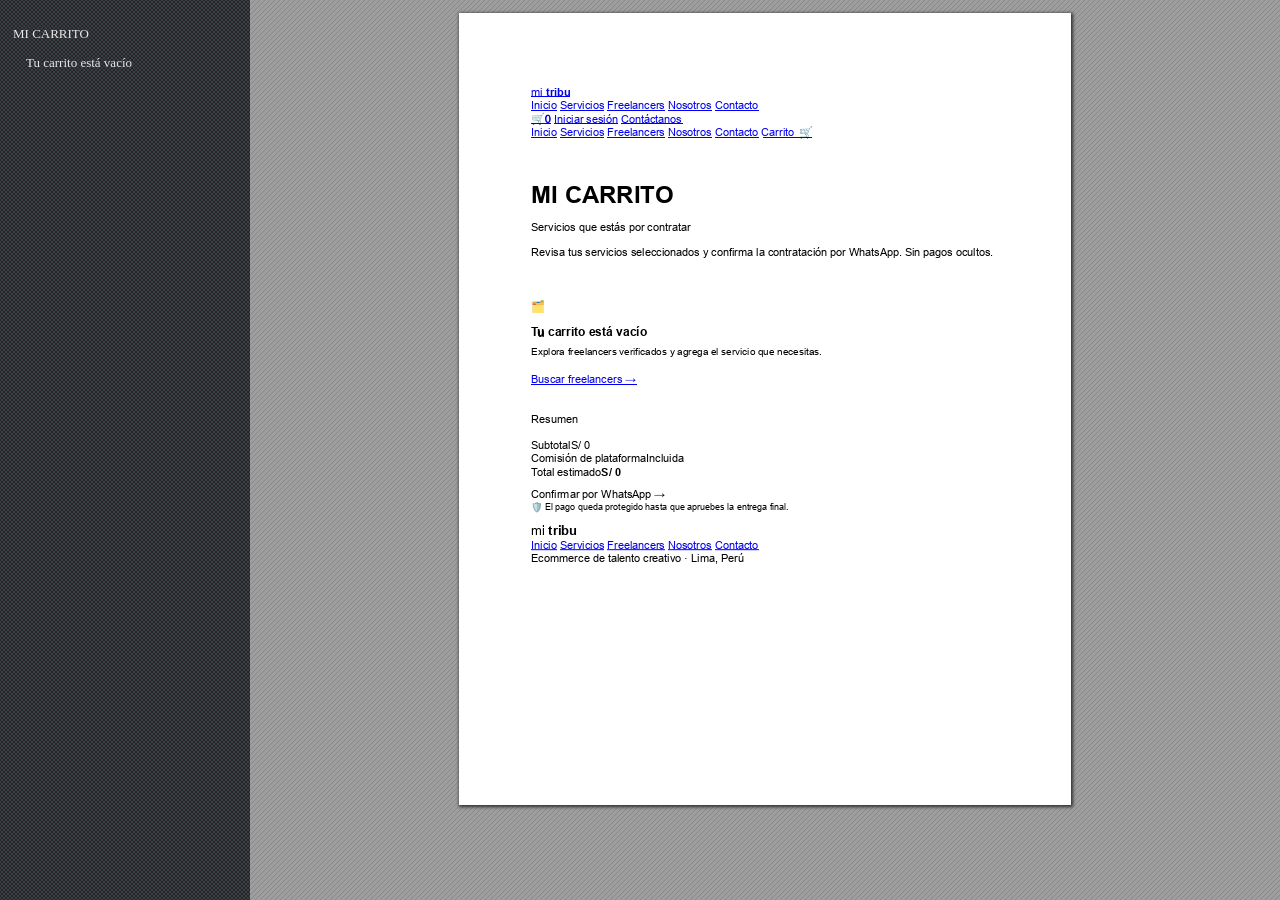
<file: carrito.html>
<!DOCTYPE html>
<!-- Created by pdf2htmlEX (https://github.com/pdf2htmlEX/pdf2htmlEX) -->
<html xmlns="http://www.w3.org/1999/xhtml">
<head>
<meta charset="utf-8"/>
<meta name="generator" content="pdf2htmlEX"/>
<meta http-equiv="X-UA-Compatible" content="IE=edge,chrome=1"/>
<style type="text/css">
/*! 
 * Base CSS for pdf2htmlEX
 * Copyright 2012,2013 Lu Wang <coolwanglu@gmail.com> 
 * https://github.com/pdf2htmlEX/pdf2htmlEX/blob/master/share/LICENSE
 */#sidebar{position:absolute;top:0;left:0;bottom:0;width:250px;padding:0;margin:0;overflow:auto}#page-container{position:absolute;top:0;left:0;margin:0;padding:0;border:0}@media screen{#sidebar.opened+#page-container{left:250px}#page-container{bottom:0;right:0;overflow:auto}.loading-indicator{display:none}.loading-indicator.active{display:block;position:absolute;width:64px;height:64px;top:50%;left:50%;margin-top:-32px;margin-left:-32px}.loading-indicator img{position:absolute;top:0;left:0;bottom:0;right:0}}@media print{@page{margin:0}html{margin:0}body{margin:0;-webkit-print-color-adjust:exact}#sidebar{display:none}#page-container{width:auto;height:auto;overflow:visible;background-color:transparent}.d{display:none}}.pf{position:relative;background-color:white;overflow:hidden;margin:0;border:0}.pc{position:absolute;border:0;padding:0;margin:0;top:0;left:0;width:100%;height:100%;overflow:hidden;display:block;transform-origin:0 0;-ms-transform-origin:0 0;-webkit-transform-origin:0 0}.pc.opened{display:block}.bf{position:absolute;border:0;margin:0;top:0;bottom:0;width:100%;height:100%;-ms-user-select:none;-moz-user-select:none;-webkit-user-select:none;user-select:none}.bi{position:absolute;border:0;margin:0;-ms-user-select:none;-moz-user-select:none;-webkit-user-select:none;user-select:none}@media print{.pf{margin:0;box-shadow:none;page-break-after:always;page-break-inside:avoid}@-moz-document url-prefix(){.pf{overflow:visible;border:1px solid #fff}.pc{overflow:visible}}}.c{position:absolute;border:0;padding:0;margin:0;overflow:hidden;display:block}.t{position:absolute;white-space:pre;font-size:1px;transform-origin:0 100%;-ms-transform-origin:0 100%;-webkit-transform-origin:0 100%;unicode-bidi:bidi-override;-moz-font-feature-settings:"liga" 0}.t:after{content:''}.t:before{content:'';display:inline-block}.t span{position:relative;unicode-bidi:bidi-override}._{display:inline-block;color:transparent;z-index:-1}::selection{background:rgba(127,255,255,0.4)}::-moz-selection{background:rgba(127,255,255,0.4)}.pi{display:none}.d{position:absolute;transform-origin:0 100%;-ms-transform-origin:0 100%;-webkit-transform-origin:0 100%}.it{border:0;background-color:rgba(255,255,255,0.0)}.ir:hover{cursor:pointer}</style>
<style type="text/css">
/*! 
 * Fancy styles for pdf2htmlEX
 * Copyright 2012,2013 Lu Wang <coolwanglu@gmail.com> 
 * https://github.com/pdf2htmlEX/pdf2htmlEX/blob/master/share/LICENSE
 */@keyframes fadein{from{opacity:0}to{opacity:1}}@-webkit-keyframes fadein{from{opacity:0}to{opacity:1}}@keyframes swing{0{transform:rotate(0)}10%{transform:rotate(0)}90%{transform:rotate(720deg)}100%{transform:rotate(720deg)}}@-webkit-keyframes swing{0{-webkit-transform:rotate(0)}10%{-webkit-transform:rotate(0)}90%{-webkit-transform:rotate(720deg)}100%{-webkit-transform:rotate(720deg)}}@media screen{#sidebar{background-color:#2f3236;background-image:url("[data-uri]")}#outline{font-family:Georgia,Times,"Times New Roman",serif;font-size:13px;margin:2em 1em}#outline ul{padding:0}#outline li{list-style-type:none;margin:1em 0}#outline li>ul{margin-left:1em}#outline a,#outline a:visited,#outline a:hover,#outline a:active{line-height:1.2;color:#e8e8e8;text-overflow:ellipsis;white-space:nowrap;text-decoration:none;display:block;overflow:hidden;outline:0}#outline a:hover{color:#0cf}#page-container{background-color:#9e9e9e;background-image:url("[data-uri]");-webkit-transition:left 500ms;transition:left 500ms}.pf{margin:13px auto;box-shadow:1px 1px 3px 1px #333;border-collapse:separate}.pc.opened{-webkit-animation:fadein 100ms;animation:fadein 100ms}.loading-indicator.active{-webkit-animation:swing 1.5s ease-in-out .01s infinite alternate none;animation:swing 1.5s ease-in-out .01s infinite alternate none}.checked{background:no-repeat url([data-uri])}}</style>
<style type="text/css">
.ff0{font-family:sans-serif;visibility:hidden;}
@font-face{font-family:ff1;src:url('[data-uri]')format("woff");}.ff1{font-family:ff1;line-height:0.938477;font-style:normal;font-weight:normal;visibility:visible;}
@font-face{font-family:ff2;src:url('[data-uri]')format("woff");}.ff2{font-family:ff2;line-height:0.917480;font-style:normal;font-weight:normal;visibility:visible;}
.ff3{font-family:sans-serif;visibility:hidden;}
.ff4{font-family:sans-serif;visibility:hidden;}
.m0{transform:matrix(0.250000,0.000000,0.000000,0.250000,0,0);-ms-transform:matrix(0.250000,0.000000,0.000000,0.250000,0,0);-webkit-transform:matrix(0.250000,0.000000,0.000000,0.250000,0,0);}
.m1{transform:none;-ms-transform:none;-webkit-transform:none;}
.v0{vertical-align:0.000000px;}
.ls0{letter-spacing:0.000000px;}
.sc_{text-shadow:none;}
.sc0{text-shadow:-0.015em 0 transparent,0 0.015em transparent,0.015em 0 transparent,0 -0.015em  transparent;}
@media screen and (-webkit-min-device-pixel-ratio:0){
.sc_{-webkit-text-stroke:0px transparent;}
.sc0{-webkit-text-stroke:0.015em transparent;text-shadow:none;}
}
.ws0{word-spacing:-12.224610px;}
.ws1{word-spacing:0.000000px;}
._2{margin-left:-4.896058px;}
._1{margin-left:-3.562500px;}
._0{margin-left:-1.734375px;}
.fc2{color:transparent;}
.fc1{color:rgb(0,0,0);}
.fc0{color:rgb(0,0,238);}
.fs4{font-size:36.000000px;}
.fs3{font-size:39.999999px;}
.fs0{font-size:44.000001px;}
.fs2{font-size:48.000000px;}
.fs5{font-size:52.000002px;}
.fs1{font-size:96.000000px;}
.y0{bottom:-0.500000px;}
.y1a{bottom:242.940000px;}
.y19{bottom:256.440000px;}
.y18{bottom:270.270000px;}
.y17{bottom:284.610000px;}
.y16{bottom:295.110000px;}
.y15{bottom:306.690000px;}
.y14{bottom:329.190000px;}
.y13{bottom:342.690000px;}
.y12{bottom:356.190000px;}
.y11{bottom:381.690000px;}
.y10{bottom:407.730000px;}
.yf{bottom:422.190000px;}
.ye{bottom:450.150000px;}
.yd{bottom:468.480000px;}
.yc{bottom:494.940000px;}
.yb{bottom:508.440000px;}
.ya{bottom:521.940000px;}
.y9{bottom:535.440000px;}
.y8{bottom:548.940000px;}
.y7{bottom:574.440000px;}
.y6{bottom:602.460001px;}
.y5{bottom:655.440000px;}
.y4{bottom:668.940000px;}
.y3{bottom:682.440000px;}
.y2{bottom:695.940000px;}
.y1{bottom:709.440000px;}
.h9{height:26.208984px;}
.h7{height:29.121093px;}
.h3{height:32.033204px;}
.h8{height:34.200000px;}
.h2{height:39.810548px;}
.h4{height:41.800001px;}
.h6{height:43.429688px;}
.ha{height:47.048830px;}
.h5{height:86.859375px;}
.h0{height:792.000000px;}
.h1{height:792.500000px;}
.w0{width:612.000000px;}
.w1{width:612.500000px;}
.x0{left:0.000000px;}
.x1{left:72.000000px;}
.x5{left:83.226562px;}
.x2{left:85.722656px;}
.x3{left:339.574974px;}
.x4{left:353.297610px;}
@media print{
.v0{vertical-align:0.000000pt;}
.ls0{letter-spacing:0.000000pt;}
.ws0{word-spacing:-16.299479pt;}
.ws1{word-spacing:0.000000pt;}
._2{margin-left:-6.528077pt;}
._1{margin-left:-4.750000pt;}
._0{margin-left:-2.312499pt;}
.fs4{font-size:48.000000pt;}
.fs3{font-size:53.333332pt;}
.fs0{font-size:58.666668pt;}
.fs2{font-size:64.000000pt;}
.fs5{font-size:69.333336pt;}
.fs1{font-size:128.000000pt;}
.y0{bottom:-0.666667pt;}
.y1a{bottom:323.920000pt;}
.y19{bottom:341.920000pt;}
.y18{bottom:360.360001pt;}
.y17{bottom:379.479999pt;}
.y16{bottom:393.480000pt;}
.y15{bottom:408.920000pt;}
.y14{bottom:438.920000pt;}
.y13{bottom:456.920000pt;}
.y12{bottom:474.920000pt;}
.y11{bottom:508.920000pt;}
.y10{bottom:543.640000pt;}
.yf{bottom:562.920000pt;}
.ye{bottom:600.200000pt;}
.yd{bottom:624.640000pt;}
.yc{bottom:659.920000pt;}
.yb{bottom:677.920000pt;}
.ya{bottom:695.920000pt;}
.y9{bottom:713.920000pt;}
.y8{bottom:731.920000pt;}
.y7{bottom:765.920000pt;}
.y6{bottom:803.280001pt;}
.y5{bottom:873.920000pt;}
.y4{bottom:891.920000pt;}
.y3{bottom:909.920000pt;}
.y2{bottom:927.920000pt;}
.y1{bottom:945.920000pt;}
.h9{height:34.945312pt;}
.h7{height:38.828124pt;}
.h3{height:42.710938pt;}
.h8{height:45.600000pt;}
.h2{height:53.080730pt;}
.h4{height:55.733335pt;}
.h6{height:57.906250pt;}
.ha{height:62.731773pt;}
.h5{height:115.812500pt;}
.h0{height:1056.000000pt;}
.h1{height:1056.666667pt;}
.w0{width:816.000000pt;}
.w1{width:816.666667pt;}
.x0{left:0.000000pt;}
.x1{left:96.000000pt;}
.x5{left:110.968750pt;}
.x2{left:114.296875pt;}
.x3{left:452.766632pt;}
.x4{left:471.063480pt;}
}
</style>
<script>
/*
 Copyright 2012 Mozilla Foundation 
 Copyright 2013 Lu Wang <coolwanglu@gmail.com>
 Apachine License Version 2.0 
*/
(function(){function b(a,b,e,f){var c=(a.className||"").split(/\s+/g);""===c[0]&&c.shift();var d=c.indexOf(b);0>d&&e&&c.push(b);0<=d&&f&&c.splice(d,1);a.className=c.join(" ");return 0<=d}if(!("classList"in document.createElement("div"))){var e={add:function(a){b(this.element,a,!0,!1)},contains:function(a){return b(this.element,a,!1,!1)},remove:function(a){b(this.element,a,!1,!0)},toggle:function(a){b(this.element,a,!0,!0)}};Object.defineProperty(HTMLElement.prototype,"classList",{get:function(){if(this._classList)return this._classList;
var a=Object.create(e,{element:{value:this,writable:!1,enumerable:!0}});Object.defineProperty(this,"_classList",{value:a,writable:!1,enumerable:!1});return a},enumerable:!0})}})();
</script>
<script>
(function(){/*
 pdf2htmlEX.js: Core UI functions for pdf2htmlEX 
 Copyright 2012,2013 Lu Wang <coolwanglu@gmail.com> and other contributors 
 https://github.com/pdf2htmlEX/pdf2htmlEX/blob/master/share/LICENSE 
*/
var pdf2htmlEX=window.pdf2htmlEX=window.pdf2htmlEX||{},CSS_CLASS_NAMES={page_frame:"pf",page_content_box:"pc",page_data:"pi",background_image:"bi",link:"l",input_radio:"ir",__dummy__:"no comma"},DEFAULT_CONFIG={container_id:"page-container",sidebar_id:"sidebar",outline_id:"outline",loading_indicator_cls:"loading-indicator",preload_pages:3,render_timeout:100,scale_step:0.9,key_handler:!0,hashchange_handler:!0,view_history_handler:!0,__dummy__:"no comma"},EPS=1E-6;
function invert(a){var b=a[0]*a[3]-a[1]*a[2];return[a[3]/b,-a[1]/b,-a[2]/b,a[0]/b,(a[2]*a[5]-a[3]*a[4])/b,(a[1]*a[4]-a[0]*a[5])/b]}function transform(a,b){return[a[0]*b[0]+a[2]*b[1]+a[4],a[1]*b[0]+a[3]*b[1]+a[5]]}function get_page_number(a){return parseInt(a.getAttribute("data-page-no"),16)}function disable_dragstart(a){for(var b=0,c=a.length;b<c;++b)a[b].addEventListener("dragstart",function(){return!1},!1)}
function clone_and_extend_objs(a){for(var b={},c=0,e=arguments.length;c<e;++c){var h=arguments[c],d;for(d in h)h.hasOwnProperty(d)&&(b[d]=h[d])}return b}
function Page(a){if(a){this.shown=this.loaded=!1;this.page=a;this.num=get_page_number(a);this.original_height=a.clientHeight;this.original_width=a.clientWidth;var b=a.getElementsByClassName(CSS_CLASS_NAMES.page_content_box)[0];b&&(this.content_box=b,this.original_scale=this.cur_scale=this.original_height/b.clientHeight,this.page_data=JSON.parse(a.getElementsByClassName(CSS_CLASS_NAMES.page_data)[0].getAttribute("data-data")),this.ctm=this.page_data.ctm,this.ictm=invert(this.ctm),this.loaded=!0)}}
Page.prototype={hide:function(){this.loaded&&this.shown&&(this.content_box.classList.remove("opened"),this.shown=!1)},show:function(){this.loaded&&!this.shown&&(this.content_box.classList.add("opened"),this.shown=!0)},rescale:function(a){this.cur_scale=0===a?this.original_scale:a;this.loaded&&(a=this.content_box.style,a.msTransform=a.webkitTransform=a.transform="scale("+this.cur_scale.toFixed(3)+")");a=this.page.style;a.height=this.original_height*this.cur_scale+"px";a.width=this.original_width*this.cur_scale+
"px"},view_position:function(){var a=this.page,b=a.parentNode;return[b.scrollLeft-a.offsetLeft-a.clientLeft,b.scrollTop-a.offsetTop-a.clientTop]},height:function(){return this.page.clientHeight},width:function(){return this.page.clientWidth}};function Viewer(a){this.config=clone_and_extend_objs(DEFAULT_CONFIG,0<arguments.length?a:{});this.pages_loading=[];this.init_before_loading_content();var b=this;document.addEventListener("DOMContentLoaded",function(){b.init_after_loading_content()},!1)}
Viewer.prototype={scale:1,cur_page_idx:0,first_page_idx:0,init_before_loading_content:function(){this.pre_hide_pages()},initialize_radio_button:function(){for(var a=document.getElementsByClassName(CSS_CLASS_NAMES.input_radio),b=0;b<a.length;b++)a[b].addEventListener("click",function(){this.classList.toggle("checked")})},init_after_loading_content:function(){this.sidebar=document.getElementById(this.config.sidebar_id);this.outline=document.getElementById(this.config.outline_id);this.container=document.getElementById(this.config.container_id);
this.loading_indicator=document.getElementsByClassName(this.config.loading_indicator_cls)[0];for(var a=!0,b=this.outline.childNodes,c=0,e=b.length;c<e;++c)if("ul"===b[c].nodeName.toLowerCase()){a=!1;break}a||this.sidebar.classList.add("opened");this.find_pages();if(0!=this.pages.length){disable_dragstart(document.getElementsByClassName(CSS_CLASS_NAMES.background_image));this.config.key_handler&&this.register_key_handler();var h=this;this.config.hashchange_handler&&window.addEventListener("hashchange",
function(a){h.navigate_to_dest(document.location.hash.substring(1))},!1);this.config.view_history_handler&&window.addEventListener("popstate",function(a){a.state&&h.navigate_to_dest(a.state)},!1);this.container.addEventListener("scroll",function(){h.update_page_idx();h.schedule_render(!0)},!1);[this.container,this.outline].forEach(function(a){a.addEventListener("click",h.link_handler.bind(h),!1)});this.initialize_radio_button();this.render()}},find_pages:function(){for(var a=[],b={},c=this.container.childNodes,
e=0,h=c.length;e<h;++e){var d=c[e];d.nodeType===Node.ELEMENT_NODE&&d.classList.contains(CSS_CLASS_NAMES.page_frame)&&(d=new Page(d),a.push(d),b[d.num]=a.length-1)}this.pages=a;this.page_map=b},load_page:function(a,b,c){var e=this.pages;if(!(a>=e.length||(e=e[a],e.loaded||this.pages_loading[a]))){var e=e.page,h=e.getAttribute("data-page-url");if(h){this.pages_loading[a]=!0;var d=e.getElementsByClassName(this.config.loading_indicator_cls)[0];"undefined"===typeof d&&(d=this.loading_indicator.cloneNode(!0),
d.classList.add("active"),e.appendChild(d));var f=this,g=new XMLHttpRequest;g.open("GET",h,!0);g.onload=function(){if(200===g.status||0===g.status){var b=document.createElement("div");b.innerHTML=g.responseText;for(var d=null,b=b.childNodes,e=0,h=b.length;e<h;++e){var p=b[e];if(p.nodeType===Node.ELEMENT_NODE&&p.classList.contains(CSS_CLASS_NAMES.page_frame)){d=p;break}}b=f.pages[a];f.container.replaceChild(d,b.page);b=new Page(d);f.pages[a]=b;b.hide();b.rescale(f.scale);disable_dragstart(d.getElementsByClassName(CSS_CLASS_NAMES.background_image));
f.schedule_render(!1);c&&c(b)}delete f.pages_loading[a]};g.send(null)}void 0===b&&(b=this.config.preload_pages);0<--b&&(f=this,setTimeout(function(){f.load_page(a+1,b)},0))}},pre_hide_pages:function(){var a="@media screen{."+CSS_CLASS_NAMES.page_content_box+"{display:none;}}",b=document.createElement("style");b.styleSheet?b.styleSheet.cssText=a:b.appendChild(document.createTextNode(a));document.head.appendChild(b)},render:function(){for(var a=this.container,b=a.scrollTop,c=a.clientHeight,a=b-c,b=
b+c+c,c=this.pages,e=0,h=c.length;e<h;++e){var d=c[e],f=d.page,g=f.offsetTop+f.clientTop,f=g+f.clientHeight;g<=b&&f>=a?d.loaded?d.show():this.load_page(e):d.hide()}},update_page_idx:function(){var a=this.pages,b=a.length;if(!(2>b)){for(var c=this.container,e=c.scrollTop,c=e+c.clientHeight,h=-1,d=b,f=d-h;1<f;){var g=h+Math.floor(f/2),f=a[g].page;f.offsetTop+f.clientTop+f.clientHeight>=e?d=g:h=g;f=d-h}this.first_page_idx=d;for(var g=h=this.cur_page_idx,k=0;d<b;++d){var f=a[d].page,l=f.offsetTop+f.clientTop,
f=f.clientHeight;if(l>c)break;f=(Math.min(c,l+f)-Math.max(e,l))/f;if(d===h&&Math.abs(f-1)<=EPS){g=h;break}f>k&&(k=f,g=d)}this.cur_page_idx=g}},schedule_render:function(a){if(void 0!==this.render_timer){if(!a)return;clearTimeout(this.render_timer)}var b=this;this.render_timer=setTimeout(function(){delete b.render_timer;b.render()},this.config.render_timeout)},register_key_handler:function(){var a=this;window.addEventListener("DOMMouseScroll",function(b){if(b.ctrlKey){b.preventDefault();var c=a.container,
e=c.getBoundingClientRect(),c=[b.clientX-e.left-c.clientLeft,b.clientY-e.top-c.clientTop];a.rescale(Math.pow(a.config.scale_step,b.detail),!0,c)}},!1);window.addEventListener("keydown",function(b){var c=!1,e=b.ctrlKey||b.metaKey,h=b.altKey;switch(b.keyCode){case 61:case 107:case 187:e&&(a.rescale(1/a.config.scale_step,!0),c=!0);break;case 173:case 109:case 189:e&&(a.rescale(a.config.scale_step,!0),c=!0);break;case 48:e&&(a.rescale(0,!1),c=!0);break;case 33:h?a.scroll_to(a.cur_page_idx-1):a.container.scrollTop-=
a.container.clientHeight;c=!0;break;case 34:h?a.scroll_to(a.cur_page_idx+1):a.container.scrollTop+=a.container.clientHeight;c=!0;break;case 35:a.container.scrollTop=a.container.scrollHeight;c=!0;break;case 36:a.container.scrollTop=0,c=!0}c&&b.preventDefault()},!1)},rescale:function(a,b,c){var e=this.scale;this.scale=a=0===a?1:b?e*a:a;c||(c=[0,0]);b=this.container;c[0]+=b.scrollLeft;c[1]+=b.scrollTop;for(var h=this.pages,d=h.length,f=this.first_page_idx;f<d;++f){var g=h[f].page;if(g.offsetTop+g.clientTop>=
c[1])break}g=f-1;0>g&&(g=0);var g=h[g].page,k=g.clientWidth,f=g.clientHeight,l=g.offsetLeft+g.clientLeft,m=c[0]-l;0>m?m=0:m>k&&(m=k);k=g.offsetTop+g.clientTop;c=c[1]-k;0>c?c=0:c>f&&(c=f);for(f=0;f<d;++f)h[f].rescale(a);b.scrollLeft+=m/e*a+g.offsetLeft+g.clientLeft-m-l;b.scrollTop+=c/e*a+g.offsetTop+g.clientTop-c-k;this.schedule_render(!0)},fit_width:function(){var a=this.cur_page_idx;this.rescale(this.container.clientWidth/this.pages[a].width(),!0);this.scroll_to(a)},fit_height:function(){var a=this.cur_page_idx;
this.rescale(this.container.clientHeight/this.pages[a].height(),!0);this.scroll_to(a)},get_containing_page:function(a){for(;a;){if(a.nodeType===Node.ELEMENT_NODE&&a.classList.contains(CSS_CLASS_NAMES.page_frame)){a=get_page_number(a);var b=this.page_map;return a in b?this.pages[b[a]]:null}a=a.parentNode}return null},link_handler:function(a){var b=a.target,c=b.getAttribute("data-dest-detail");if(c){if(this.config.view_history_handler)try{var e=this.get_current_view_hash();window.history.replaceState(e,
"","#"+e);window.history.pushState(c,"","#"+c)}catch(h){}this.navigate_to_dest(c,this.get_containing_page(b));a.preventDefault()}},navigate_to_dest:function(a,b){try{var c=JSON.parse(a)}catch(e){return}if(c instanceof Array){var h=c[0],d=this.page_map;if(h in d){for(var f=d[h],h=this.pages[f],d=2,g=c.length;d<g;++d){var k=c[d];if(null!==k&&"number"!==typeof k)return}for(;6>c.length;)c.push(null);var g=b||this.pages[this.cur_page_idx],d=g.view_position(),d=transform(g.ictm,[d[0],g.height()-d[1]]),
g=this.scale,l=[0,0],m=!0,k=!1,n=this.scale;switch(c[1]){case "XYZ":l=[null===c[2]?d[0]:c[2]*n,null===c[3]?d[1]:c[3]*n];g=c[4];if(null===g||0===g)g=this.scale;k=!0;break;case "Fit":case "FitB":l=[0,0];k=!0;break;case "FitH":case "FitBH":l=[0,null===c[2]?d[1]:c[2]*n];k=!0;break;case "FitV":case "FitBV":l=[null===c[2]?d[0]:c[2]*n,0];k=!0;break;case "FitR":l=[c[2]*n,c[5]*n],m=!1,k=!0}if(k){this.rescale(g,!1);var p=this,c=function(a){l=transform(a.ctm,l);m&&(l[1]=a.height()-l[1]);p.scroll_to(f,l)};h.loaded?
c(h):(this.load_page(f,void 0,c),this.scroll_to(f))}}}},scroll_to:function(a,b){var c=this.pages;if(!(0>a||a>=c.length)){c=c[a].view_position();void 0===b&&(b=[0,0]);var e=this.container;e.scrollLeft+=b[0]-c[0];e.scrollTop+=b[1]-c[1]}},get_current_view_hash:function(){var a=[],b=this.pages[this.cur_page_idx];a.push(b.num);a.push("XYZ");var c=b.view_position(),c=transform(b.ictm,[c[0],b.height()-c[1]]);a.push(c[0]/this.scale);a.push(c[1]/this.scale);a.push(this.scale);return JSON.stringify(a)}};
pdf2htmlEX.Viewer=Viewer;})();
</script>
<script>
try{
pdf2htmlEX.defaultViewer = new pdf2htmlEX.Viewer({});
}catch(e){}
</script>
<title></title>
</head>
<body>
<div id="sidebar">
<div id="outline">
<ul><li><a class="l" href="#pf1" data-dest-detail='[1,"XYZ",73.6992,619.933,null]'>MI CARRITO </a><ul><li><a class="l" href="#pf1" data-dest-detail='[1,"XYZ",72.2578,477.216,null]'>Tu carrito está vacío </a><ul><li><a class="l" href="#pf1" data-dest-detail='[1,"XYZ",72,407.73,null]'> </a></li></ul></li></ul></li></ul></div>
</div>
<div id="page-container">
<div id="pf1" class="pf w0 h0" data-page-no="1"><div class="pc pc1 w0 h0"><img class="bi x0 y0 w1 h1" alt="" src="[data-uri]"/><div class="t m0 x1 h2 y1 ff1 fs0 fc0 sc0 ls0 ws1">mi <span class="ff2">tribu </span></div><div class="t m0 x1 h3 y2 ff1 fs0 fc0 sc0 ls0 ws0">Inicio<span class="fc1 ws1"> </span>Servicios<span class="fc1 ws1"> </span>Freelancers<span class="fc1 ws1"> </span>Nosotros<span class="fc1 ws1"> <span class="fc0">Contacto </span></span></div><div class="t m0 x1 h4 y3 ff3 fs0 fc0 sc0 ls0"><span class="fc2 sc0">🛒</span></div><div class="t m0 x2 h3 y3 ff1 fs0 fc0 sc0 ls0 ws0">0<span class="fc1 ws1"> <span class="fc0">Iniciar sesión</span> <span class="fc0">Contáctanos </span></span></div><div class="t m0 x1 h3 y4 ff1 fs0 fc0 sc0 ls0 ws0">Inicio<span class="fc1 ws1"> </span>Servicios<span class="fc1 ws1"> </span>Freelancers<span class="fc1 ws1"> </span>Nosotros<span class="fc1 ws1"> </span>Contacto<span class="fc1 ws1"> <span class="fc0">Carrito </span></span></div><div class="t m0 x3 h4 y4 ff3 fs0 fc0 sc0 ls0"><span class="fc2 sc0">🛒</span></div><div class="t m0 x4 h3 y4 ff1 fs0 fc0 sc0 ls0 ws1"> </div><div class="t m0 x1 h3 y5 ff1 fs0 fc0 sc0 ls0 ws1"> </div><div class="t m0 x1 h5 y6 ff2 fs1 fc1 sc0 ls0 ws1">MI CARRIT<span class="_ _0"></span>O </div><div class="t m0 x1 h3 y7 ff1 fs0 fc1 sc0 ls0 ws1">Servicios que estás por contratar </div><div class="t m0 x1 h3 y8 ff1 fs0 fc1 sc0 ls0 ws1">Revisa tus servicios seleccionados y confirma la contratación por WhatsA<span class="_ _0"></span>pp. Sin pagos ocultos. </div><div class="t m0 x1 h3 y9 ff1 fs0 fc1 sc0 ls0 ws1"> </div><div class="t m0 x1 h3 ya ff1 fs0 fc1 sc0 ls0 ws1"> </div><div class="t m0 x1 h3 yb ff1 fs0 fc1 sc0 ls0 ws1"> </div><div class="t m0 x1 h4 yc ff4 fs0 fc1 sc0 ls0"><span class="fc2 sc0">🗂</span></div><div class="t m0 x2 h3 yc ff1 fs0 fc1 sc0 ls0 ws1"> </div><div class="t m0 x1 h6 yd ff2 fs2 fc1 sc0 ls0 ws1">T<span class="_ _1"></span>u carrito está vacío </div><div class="t m0 x1 h7 ye ff1 fs3 fc1 sc0 ls0 ws1">Explora freelancers verificados y agrega el servicio que necesitas. </div><div class="t m0 x1 h3 yf ff1 fs0 fc0 sc0 ls0 ws1">Buscar freelancers → </div><div class="t m0 x1 h6 y10 ff2 fs2 fc0 sc0 ls0 ws1"> </div><div class="t m0 x1 h3 y11 ff1 fs0 fc1 sc0 ls0 ws1">Resumen </div><div class="t m0 x1 h3 y12 ff1 fs0 fc1 sc0 ls0 ws1">SubtotalS/ 0 </div><div class="t m0 x1 h3 y13 ff1 fs0 fc1 sc0 ls0 ws1">Comisión de plataformaIncluida </div><div class="t m0 x1 h2 y14 ff1 fs0 fc1 sc0 ls0 ws1">T<span class="_ _2"></span>otal estimado<span class="ff2">S/ 0 </span></div><div class="t m0 x1 h3 y15 ff1 fs0 fc1 sc0 ls0 ws1">Confirmar por WhatsApp → </div><div class="t m0 x1 h8 y16 ff3 fs4 fc1 sc0 ls0"><span class="fc2 sc0">🛡</span></div><div class="t m0 x5 h9 y16 ff1 fs4 fc1 sc0 ls0 ws1"> El pago queda protegido hasta que apruebes la entrega final. </div><div class="t m0 x1 h9 y17 ff1 fs4 fc1 sc0 ls0 ws1"> </div><div class="t m0 x1 ha y18 ff1 fs5 fc1 sc0 ls0 ws1">mi <span class="ff2">tribu </span></div><div class="t m0 x1 h3 y19 ff1 fs0 fc0 sc0 ls0 ws0">Inicio<span class="fc1 ws1"> </span>Servicios<span class="fc1 ws1"> </span>Freelancers<span class="fc1 ws1"> </span>Nosotros<span class="fc1 ws1"> <span class="fc0">Contacto </span></span></div><div class="t m0 x1 h3 y1a ff1 fs0 fc1 sc0 ls0 ws1">Ecommerce de talento creativo · Lima, Perú </div><a class="l" href="http://docs.google.com/index.html"><div class="d m1" style="border-style:none;position:absolute;left:72.000000px;bottom:706.799990px;width:39.073792px;height:13.200010px;background-color:rgba(255,255,255,0.000001);"></div></a><a class="l" href="http://docs.google.com/index.html"><div class="d m1" style="border-style:none;position:absolute;left:72.000000px;bottom:693.299990px;width:25.660965px;height:13.200010px;background-color:rgba(255,255,255,0.000001);"></div></a><a class="l" href="http://docs.google.com/servicios.html"><div class="d m1" style="border-style:none;position:absolute;left:100.714943px;bottom:693.299990px;width:44.591362px;height:13.200010px;background-color:rgba(255,255,255,0.000001);"></div></a><a class="l" href="http://docs.google.com/buscar-freelancer.html"><div class="d m1" style="border-style:none;position:absolute;left:148.360275px;bottom:693.299990px;width:58.036395px;height:13.200010px;background-color:rgba(255,255,255,0.000001);"></div></a><a class="l" href="http://docs.google.com/nosotros.html"><div class="d m1" style="border-style:none;position:absolute;left:209.450650px;bottom:693.299990px;width:43.984850px;height:13.200010px;background-color:rgba(255,255,255,0.000001);"></div></a><a class="l" href="http://docs.google.com/contacto.html"><div class="d m1" style="border-style:none;position:absolute;left:256.489500px;bottom:693.299990px;width:43.995580px;height:13.200010px;background-color:rgba(255,255,255,0.000001);"></div></a><a class="l" href="http://docs.google.com/carrito.html"><div class="d m1" style="border-style:none;position:absolute;left:72.000000px;bottom:679.799990px;width:19.835983px;height:13.200010px;background-color:rgba(255,255,255,0.000001);"></div></a><a class="l" href="http://docs.google.com/app/login.html"><div class="d m1" style="border-style:none;position:absolute;left:94.889969px;bottom:679.799990px;width:64.149719px;height:13.200010px;background-color:rgba(255,255,255,0.000001);"></div></a><a class="l" href="http://docs.google.com/contacto.html"><div class="d m1" style="border-style:none;position:absolute;left:162.093674px;bottom:679.799990px;width:61.718336px;height:13.200010px;background-color:rgba(255,255,255,0.000001);"></div></a><a class="l" href="http://docs.google.com/index.html"><div class="d m1" style="border-style:none;position:absolute;left:72.000000px;bottom:666.299990px;width:25.660965px;height:13.200010px;background-color:rgba(255,255,255,0.000001);"></div></a><a class="l" href="http://docs.google.com/servicios.html"><div class="d m1" style="border-style:none;position:absolute;left:100.714943px;bottom:666.299990px;width:44.591362px;height:13.200010px;background-color:rgba(255,255,255,0.000001);"></div></a><a class="l" href="http://docs.google.com/buscar-freelancer.html"><div class="d m1" style="border-style:none;position:absolute;left:148.360275px;bottom:666.299990px;width:58.036395px;height:13.200010px;background-color:rgba(255,255,255,0.000001);"></div></a><a class="l" href="http://docs.google.com/nosotros.html"><div class="d m1" style="border-style:none;position:absolute;left:209.450650px;bottom:666.299990px;width:43.984850px;height:13.200010px;background-color:rgba(255,255,255,0.000001);"></div></a><a class="l" href="http://docs.google.com/contacto.html"><div class="d m1" style="border-style:none;position:absolute;left:256.489500px;bottom:666.299990px;width:43.995580px;height:13.200010px;background-color:rgba(255,255,255,0.000001);"></div></a><a class="l" href="http://docs.google.com/carrito.html"><div class="d m1" style="border-style:none;position:absolute;left:303.539060px;bottom:666.299990px;width:49.758580px;height:13.200010px;background-color:rgba(255,255,255,0.000001);"></div></a><a class="l" href="http://docs.google.com/buscar-freelancer.html"><div class="d m1" style="border-style:none;position:absolute;left:72.000000px;bottom:419.549990px;width:105.687090px;height:13.200010px;background-color:rgba(255,255,255,0.000001);"></div></a><a class="l" href="http://docs.google.com/index.html"><div class="d m1" style="border-style:none;position:absolute;left:72.000000px;bottom:253.799990px;width:25.660965px;height:13.200010px;background-color:rgba(255,255,255,0.000001);"></div></a><a class="l" href="http://docs.google.com/servicios.html"><div class="d m1" style="border-style:none;position:absolute;left:100.714943px;bottom:253.799990px;width:44.591362px;height:13.200010px;background-color:rgba(255,255,255,0.000001);"></div></a><a class="l" href="http://docs.google.com/buscar-freelancer.html"><div class="d m1" style="border-style:none;position:absolute;left:148.360275px;bottom:253.799990px;width:58.036395px;height:13.200010px;background-color:rgba(255,255,255,0.000001);"></div></a><a class="l" href="http://docs.google.com/nosotros.html"><div class="d m1" style="border-style:none;position:absolute;left:209.450650px;bottom:253.799990px;width:43.984850px;height:13.200010px;background-color:rgba(255,255,255,0.000001);"></div></a><a class="l" href="http://docs.google.com/contacto.html"><div class="d m1" style="border-style:none;position:absolute;left:256.489500px;bottom:253.799990px;width:43.995580px;height:13.200010px;background-color:rgba(255,255,255,0.000001);"></div></a></div><div class="pi" data-data='{"ctm":[1.000000,0.000000,0.000000,1.000000,0.000000,0.000000]}'></div></div>
</div>
<div class="loading-indicator">
<img alt="" src="[data-uri]"/>
</div>
</body>
</html>
</file>
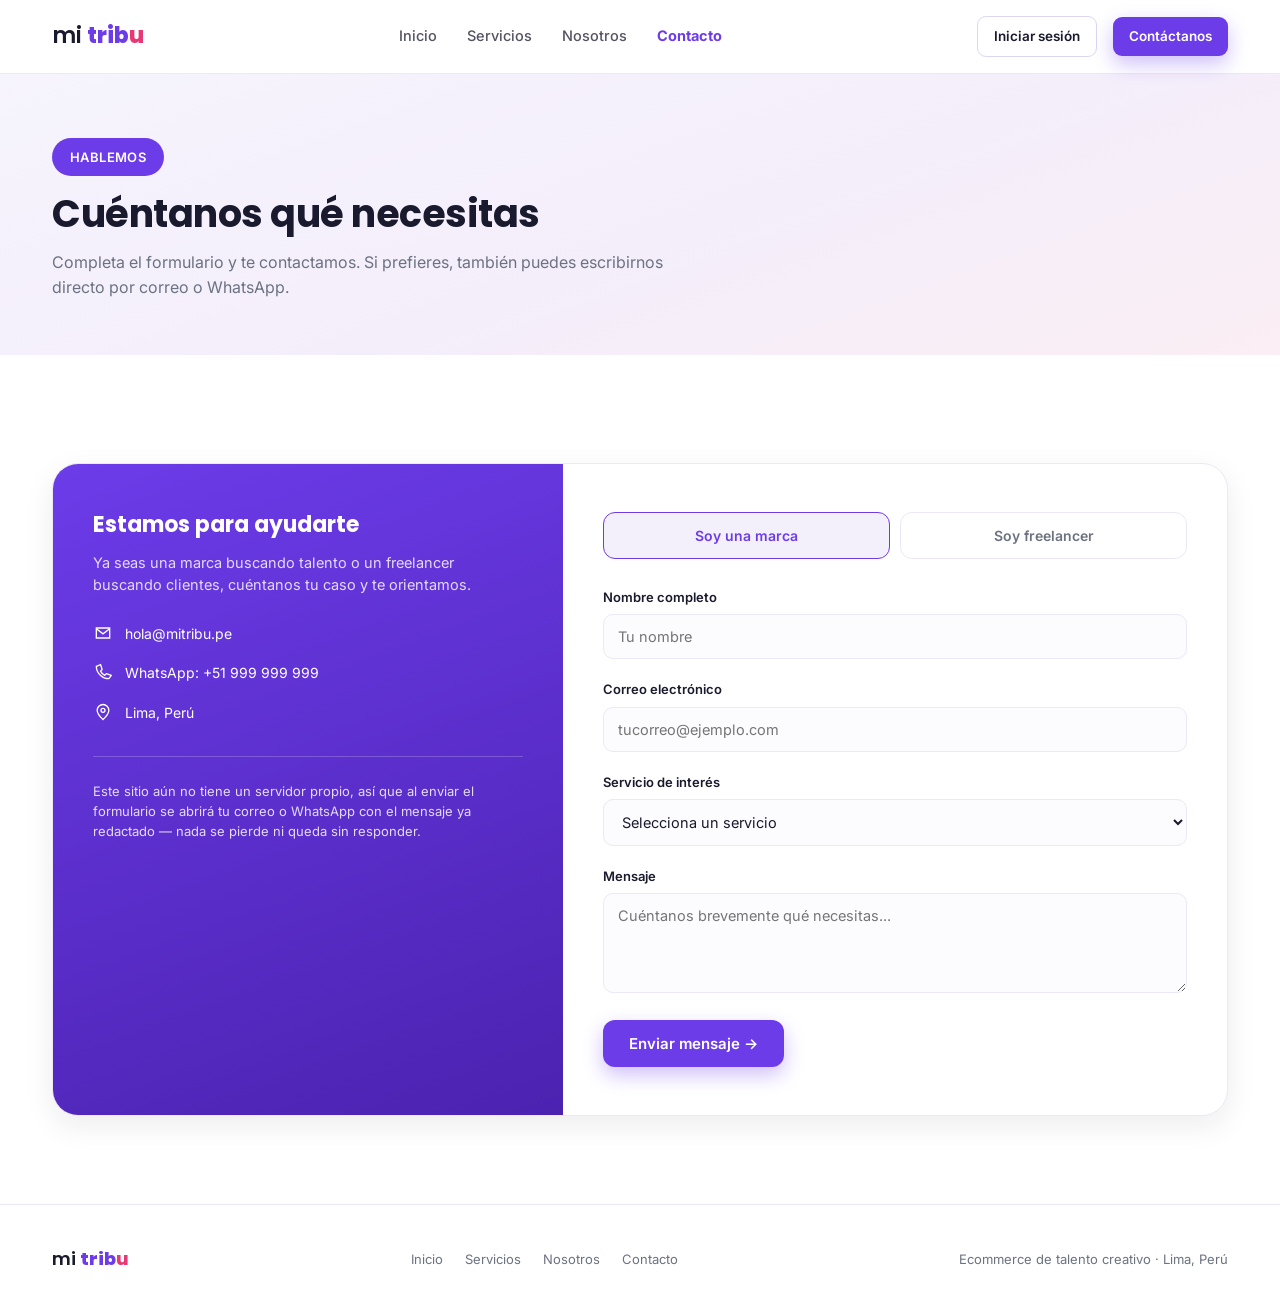
<file: contacto.html>
<!DOCTYPE html>
<html lang="es">
<head>
<meta charset="UTF-8">
<meta name="viewport" content="width=device-width, initial-scale=1.0">
<title>Contacto — mi tribu</title>
<link rel="preconnect" href="https://fonts.googleapis.com">
<link rel="preconnect" href="https://fonts.gstatic.com" crossorigin>
<link href="https://fonts.googleapis.com/css2?family=Poppins:wght@500;600;700;800&family=Inter:wght@400;500;600;700&display=swap" rel="stylesheet">
<link rel="stylesheet" href="style.css">
</head>
<body>

<header>
  <nav class="nav">
    <a href="index.html" class="logo">mi <b>trib</b><b class="u">u</b></a>
    <div class="navlinks">
      <a href="index.html">Inicio</a>
      <a href="servicios.html">Servicios</a>
      <a href="nosotros.html">Nosotros</a>
      <a href="contacto.html" class="active">Contacto</a>
    </div>
    <div class="navcta">
      <a href="app/login.html" class="btn btn-ghost btn-sm" style="margin-right:4px;">Iniciar sesión</a>
      <a href="contacto.html" class="btn btn-primary btn-sm">Contáctanos</a>
      <button class="burger" aria-label="Abrir menú" aria-expanded="false"><span></span><span></span><span></span></button>
    </div>
    <div class="mobile-panel">
      <a href="index.html">Inicio</a>
      <a href="servicios.html">Servicios</a>
      <a href="nosotros.html">Nosotros</a>
      <a href="contacto.html">Contacto</a>
    </div>
  </nav>
</header>

<div class="page-header">
  <div class="wrap">
    <span class="pill">HABLEMOS</span>
    <h1 class="section-title" style="margin-top:16px;">Cuéntanos qué necesitas</h1>
    <p class="section-sub">Completa el formulario y te contactamos. Si prefieres, también puedes escribirnos directo por correo o WhatsApp.</p>
  </div>
</div>

<section class="reveal">
  <div class="wrap">
    <div class="contact-shell">
      <div class="contact-info">
        <h3>Estamos para ayudarte</h3>
        <p>Ya seas una marca buscando talento o un freelancer buscando clientes, cuéntanos tu caso y te orientamos.</p>

        <div class="cinfo-row">
          <svg width="20" height="20" viewBox="0 0 24 24" fill="none"><path d="M4 6h16v12H4z" stroke="#fff" stroke-width="1.6"/><path d="M4 7l8 6 8-6" stroke="#fff" stroke-width="1.6"/></svg>
          <div>hola@mitribu.pe</div>
        </div>
        <div class="cinfo-row">
          <svg width="20" height="20" viewBox="0 0 24 24" fill="none"><path d="M4 5c0 8 7 15 15 15l3-4-6-2-2 2c-2-1-4-3-5-5l2-2-2-6-4 2z" stroke="#fff" stroke-width="1.6" stroke-linejoin="round"/></svg>
          <div>WhatsApp: +51 999 999 999</div>
        </div>
        <div class="cinfo-row">
          <svg width="20" height="20" viewBox="0 0 24 24" fill="none"><path d="M12 21s7-6.1 7-11a7 7 0 1 0-14 0c0 4.9 7 11 7 11z" stroke="#fff" stroke-width="1.6"/><circle cx="12" cy="10" r="2.4" stroke="#fff" stroke-width="1.6"/></svg>
          <div>Lima, Perú</div>
        </div>

        <div style="margin-top:32px;padding-top:24px;border-top:1px solid rgba(255,255,255,0.2);">
          <p style="font-size:13px;color:#E4DAFB;">
            Este sitio aún no tiene un servidor propio, así que al enviar el formulario se abrirá tu correo
            o WhatsApp con el mensaje ya redactado — nada se pierde ni queda sin responder.
          </p>
        </div>
      </div>

      <div class="contact-form">
        <div class="user-toggle">
          <button type="button" class="active" data-user="marca">Soy una marca</button>
          <button type="button" data-user="freelance">Soy freelancer</button>
        </div>

        <form id="contactForm" novalidate>
          <input type="hidden" id="f-tipo" value="Marca / emprendedor">

          <div class="field">
            <label for="f-nombre">Nombre completo</label>
            <input type="text" id="f-nombre" required placeholder="Tu nombre">
            <div class="field-error">Ingresa tu nombre.</div>
          </div>

          <div class="field">
            <label for="f-email">Correo electrónico</label>
            <input type="email" id="f-email" required placeholder="tucorreo@ejemplo.com">
            <div class="field-error">Ingresa un correo válido.</div>
          </div>

          <div class="field field-marca">
            <label for="f-servicio">Servicio de interés</label>
            <select id="f-servicio">
              <option value="">Selecciona un servicio</option>
              <option value="Reel de marca">Reel de marca</option>
              <option value="Animación de producto">Animación de producto</option>
              <option value="Video institucional">Video institucional</option>
              <option value="Diseño de logo">Diseño de logo</option>
              <option value="Identidad visual completa">Identidad visual completa</option>
              <option value="Piezas para redes sociales">Piezas para redes sociales</option>
              <option value="Calendario de contenido mensual">Calendario de contenido mensual</option>
              <option value="Gestión de pauta digital">Gestión de pauta digital</option>
              <option value="Estrategia de marca">Estrategia de marca</option>
              <option value="Otro / no estoy seguro">Otro / no estoy seguro</option>
            </select>
          </div>

          <div class="field field-freelance field-hide">
            <label for="f-especialidad">Tu especialidad</label>
            <select id="f-especialidad">
              <option value="">Selecciona tu especialidad</option>
              <option value="Diseño gráfico">Diseño gráfico</option>
              <option value="Video y animación">Video y animación</option>
              <option value="Marketing digital">Marketing digital</option>
              <option value="Otra">Otra</option>
            </select>
          </div>

          <div class="field">
            <label for="f-mensaje">Mensaje</label>
            <textarea id="f-mensaje" required placeholder="Cuéntanos brevemente qué necesitas..."></textarea>
            <div class="field-error">Cuéntanos un poco más.</div>
          </div>

          <div class="form-actions">
            <button type="submit" id="formSubmitBtn" class="btn btn-primary">Enviar mensaje →</button>
          </div>

          <div class="success-box" id="successBox">
            <svg width="22" height="22" viewBox="0 0 24 24" fill="none" style="flex-shrink:0;"><circle cx="12" cy="12" r="10" stroke="#6C3CE9" stroke-width="2"/><path d="M8 12.5l2.5 2.5L16 9.5" stroke="#6C3CE9" stroke-width="2" stroke-linecap="round" stroke-linejoin="round"/></svg>
            <div>
              <div style="font-weight:700;margin-bottom:6px;">¡Listo! Elige cómo enviarlo:</div>
              <div style="font-size:13.5px;color:var(--gray);margin-bottom:14px;">Tu mensaje está redactado. Solo falta que lo envíes desde tu correo o WhatsApp.</div>
              <div style="display:flex;gap:10px;flex-wrap:wrap;">
                <a id="sendEmailBtn" href="#" class="btn btn-primary btn-sm">Abrir correo</a>
                <a id="sendWaBtn" href="#" target="_blank" rel="noopener" class="btn btn-ghost btn-sm">Abrir WhatsApp</a>
              </div>
            </div>
          </div>
        </form>
      </div>
    </div>
  </div>
</section>

<footer>
  <div class="wrap footer-row">
    <div class="logo" style="font-size:18px;">mi <b>trib</b><b class="u">u</b></div>
    <div class="footer-links">
      <a href="index.html">Inicio</a>
      <a href="servicios.html">Servicios</a>
      <a href="nosotros.html">Nosotros</a>
      <a href="contacto.html">Contacto</a>
    </div>
    <div>Ecommerce de talento creativo · Lima, Perú</div>
  </div>
</footer>

<script src="script.js"></script>
</body>
</html>
</file>
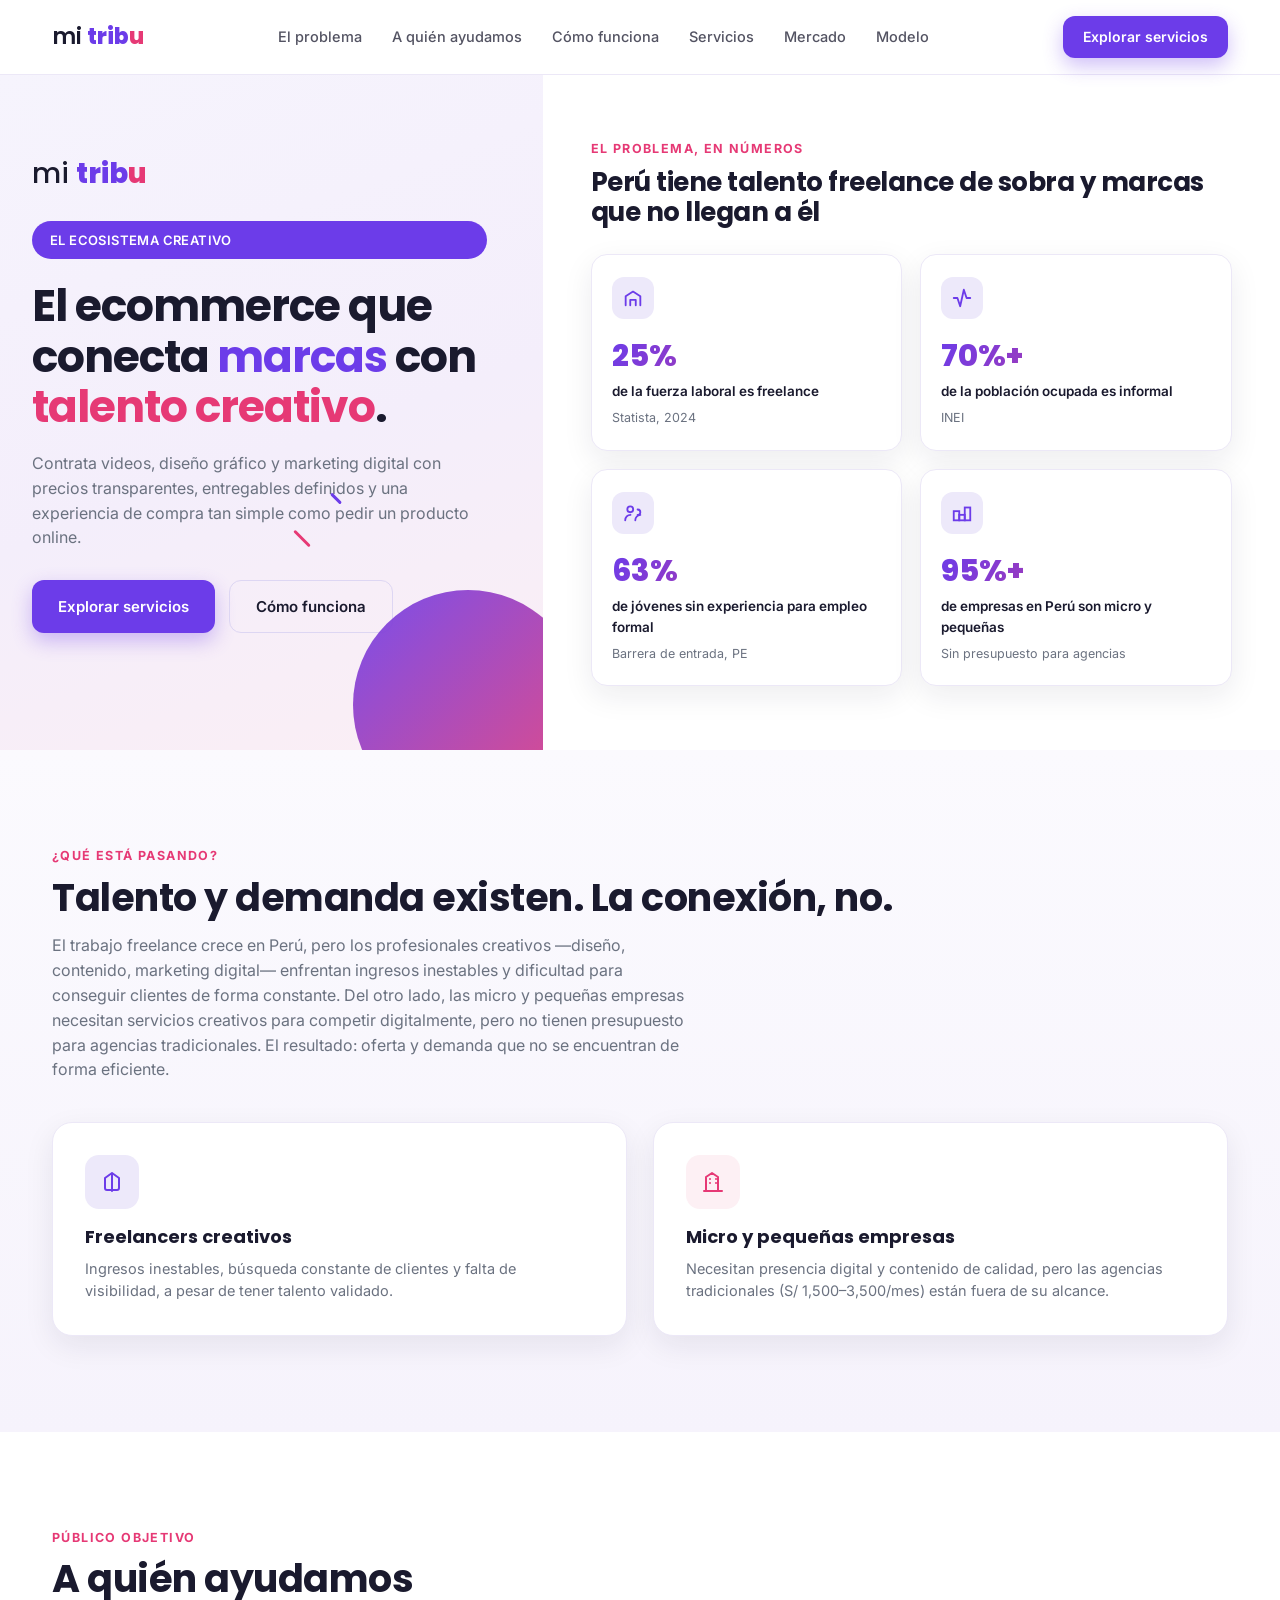
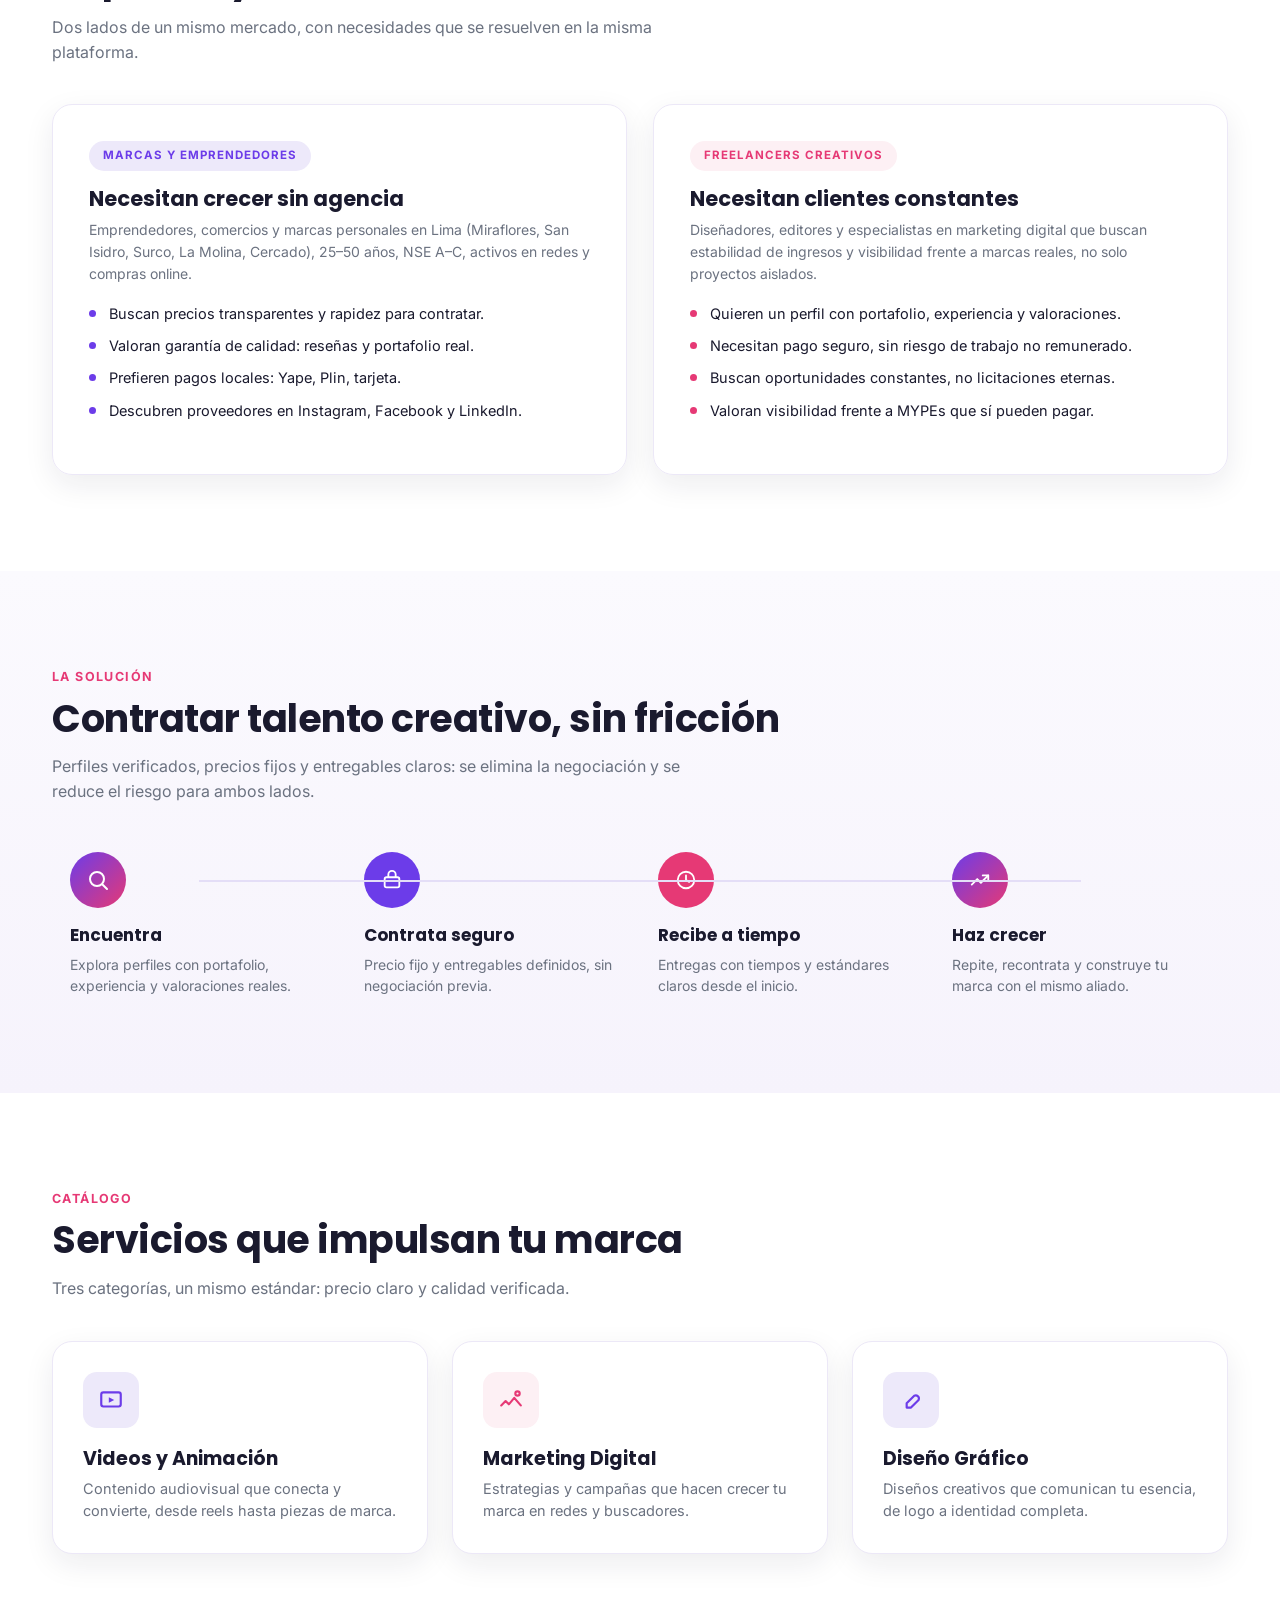
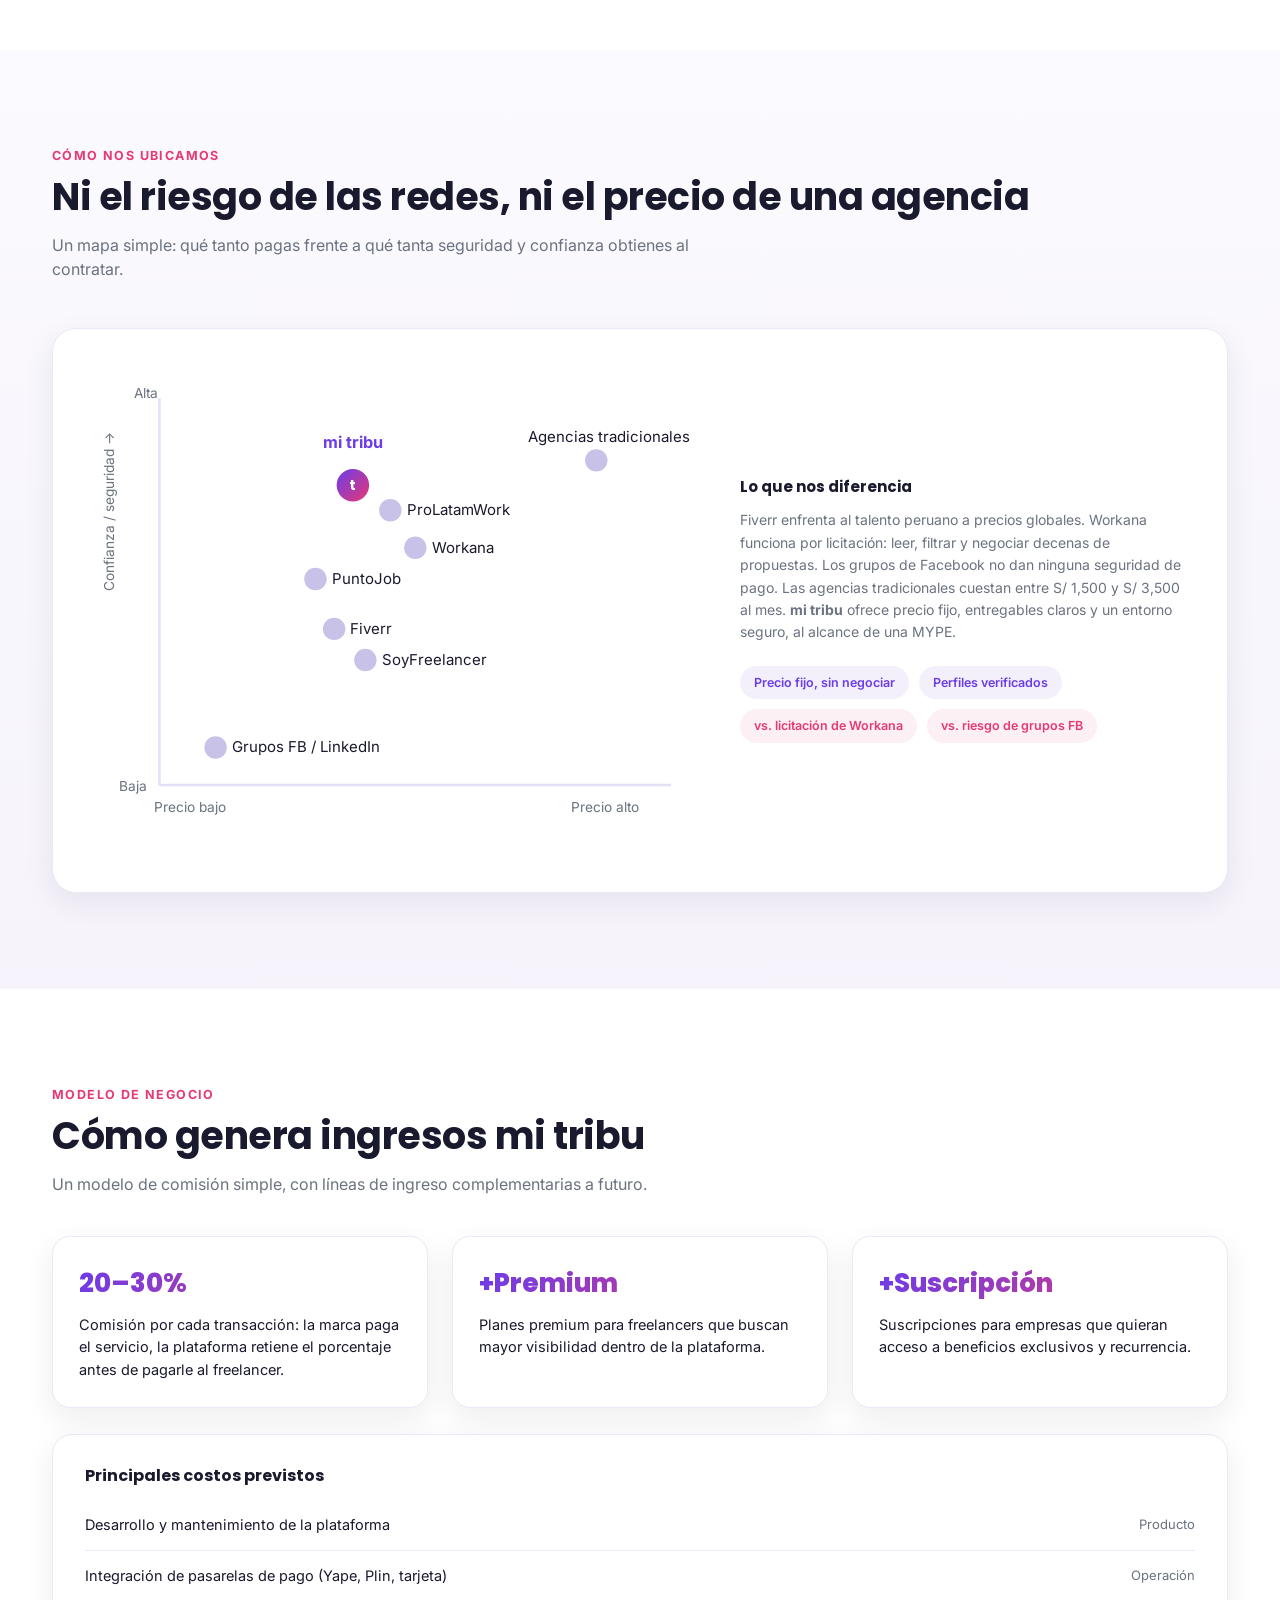
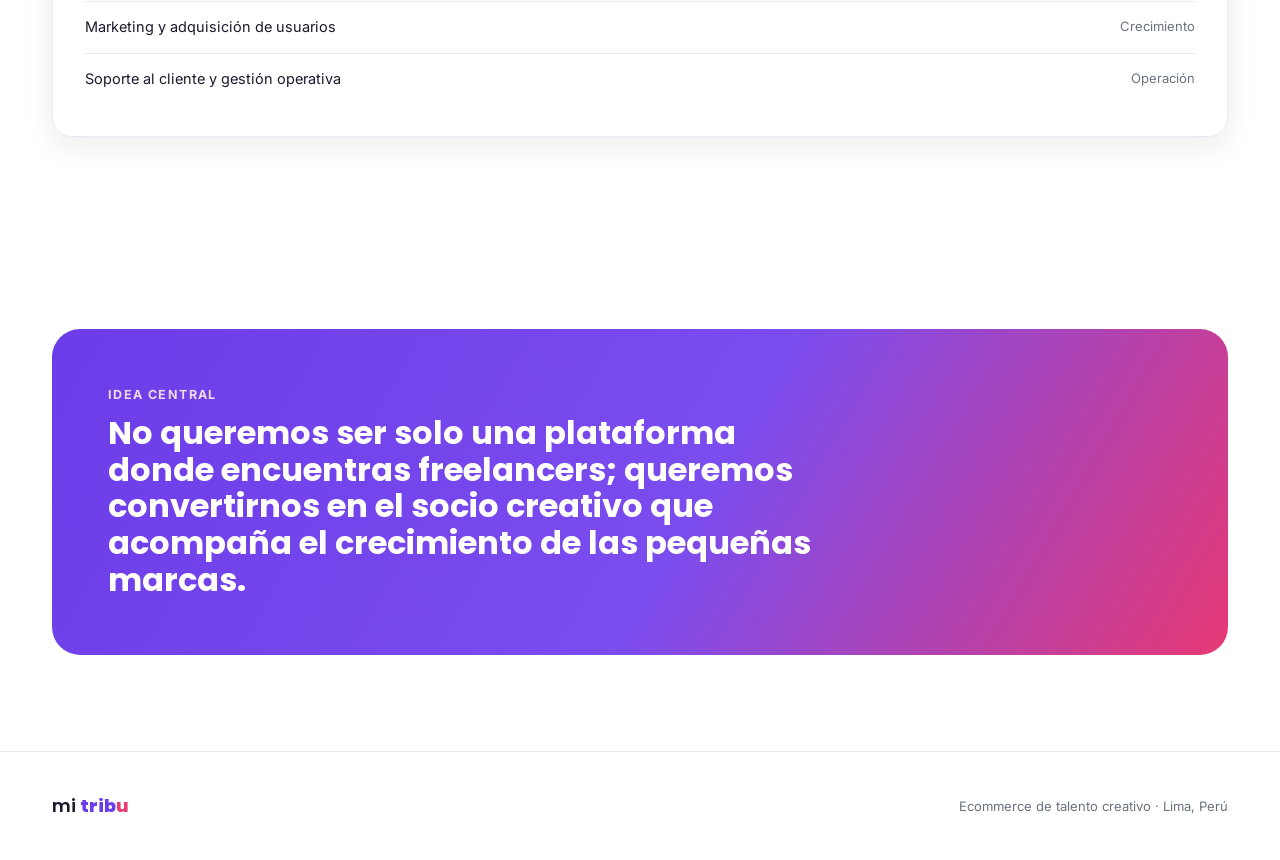
<file: mi tribu landing.html>
<!DOCTYPE html>
<html lang="es">
<head>
<meta charset="UTF-8">
<meta name="viewport" content="width=device-width, initial-scale=1.0">
<title>mi tribu — El ecommerce del talento creativo</title>
<link rel="preconnect" href="https://fonts.googleapis.com">
<link rel="preconnect" href="https://fonts.gstatic.com" crossorigin>
<link href="https://fonts.googleapis.com/css2?family=Poppins:wght@500;600;700;800&family=Inter:wght@400;500;600;700&display=swap" rel="stylesheet">
<style>
  :root{
    --purple:#6C3CE9;
    --purple-dark:#4B22B0;
    --pink:#E63975;
    --navy:#1A1A2E;
    --gray:#6B7280;
    --lilac:#EDE9FA;
    --lilac-soft:#F3F0FC;
    --pink-soft:#FDF0F4;
    --white:#FFFFFF;
    --border:#ECE8F7;
    --shadow: 0 10px 30px rgba(26,26,46,0.08);
    --radius: 20px;
  }
  *{box-sizing:border-box;}
  html{scroll-behavior:smooth;}
  body{
    margin:0;
    font-family:'Inter',sans-serif;
    color:var(--navy);
    background:var(--white);
    line-height:1.55;
    -webkit-font-smoothing:antialiased;
  }
  h1,h2,h3,h4{font-family:'Poppins',sans-serif;margin:0;line-height:1.15;}
  p{margin:0;}
  a{text-decoration:none;color:inherit;}
  img,svg{display:block;}
  .wrap{max-width:1240px;margin:0 auto;padding:0 32px;}
  .eyebrow{
    font-family:'Inter',sans-serif;
    font-weight:700;
    font-size:12.5px;
    letter-spacing:1.4px;
    text-transform:uppercase;
    color:var(--pink);
    margin-bottom:10px;
    display:block;
  }
  .section-title{font-size:clamp(26px,3.4vw,38px);font-weight:700;color:var(--navy);letter-spacing:-0.5px;}
  .section-sub{font-size:16px;color:var(--gray);max-width:640px;margin-top:14px;font-weight:400;}
  section{padding:96px 0;}
  .pill{
    display:inline-flex;align-items:center;gap:8px;
    background:var(--purple);color:var(--white);
    font-weight:600;font-size:13px;letter-spacing:0.4px;
    padding:9px 18px;border-radius:999px;
  }
  .grad-circle{
    background:linear-gradient(135deg,var(--purple),var(--pink));
  }
  .btn{
    display:inline-flex;align-items:center;justify-content:center;gap:8px;
    padding:14px 26px;border-radius:12px;font-weight:600;font-size:15px;
    font-family:'Inter',sans-serif;cursor:pointer;border:none;transition:transform .15s ease, box-shadow .15s ease;
  }
  .btn-primary{background:var(--purple);color:#fff;box-shadow:0 8px 20px rgba(108,60,233,0.32);}
  .btn-primary:hover{transform:translateY(-2px);box-shadow:0 12px 26px rgba(108,60,233,0.4);}
  .btn-ghost{background:transparent;color:var(--navy);border:1.5px solid #DDD6F3;}
  .btn-ghost:hover{border-color:var(--purple);color:var(--purple);}

  /* ---------- NAV ---------- */
  header{
    position:sticky;top:0;z-index:50;
    background:rgba(255,255,255,0.86);backdrop-filter:blur(10px);
    border-bottom:1px solid var(--border);
  }
  .nav{display:flex;align-items:center;justify-content:space-between;padding:16px 32px;max-width:1240px;margin:0 auto;}
  .logo{font-family:'Poppins',sans-serif;font-weight:600;font-size:22px;color:var(--navy);}
  .logo b{color:var(--purple);font-weight:800;}
  .logo b.u{color:var(--pink);}
  .navlinks{display:flex;gap:30px;font-size:14.5px;font-weight:500;color:var(--navy);}
  .navlinks a{opacity:0.75;transition:opacity .15s;}
  .navlinks a:hover{opacity:1;color:var(--purple);}
  .navcta{display:flex;gap:12px;align-items:center;}
  .burger{display:none;}

  /* ---------- HERO ---------- */
  .hero{padding:0;}
  .hero-grid{display:grid;grid-template-columns:0.92fr 1.25fr;min-height:640px;}
  .hero-left{
    background:linear-gradient(160deg,#F6F4FD 0%, #F4EEFB 55%, #FBEEF4 100%);
    padding:72px 56px 56px 32px;
    position:relative;overflow:hidden;
    display:flex;flex-direction:column;justify-content:center;
  }
  .hero-left .wordmark{font-family:'Poppins',sans-serif;font-weight:500;font-size:28px;margin-bottom:26px;}
  .hero-left .wordmark b{font-weight:800;color:var(--purple);}
  .hero-left .wordmark b.u{color:var(--pink);}
  .hero-headline{font-size:clamp(30px,3.6vw,44px);font-weight:700;letter-spacing:-1px;margin:22px 0 18px;}
  .hero-headline .acc-p{color:var(--purple);}
  .hero-headline .acc-k{color:var(--pink);}
  .hero-desc{font-size:16px;color:var(--gray);max-width:460px;margin-bottom:30px;}
  .hero-ctas{display:flex;gap:14px;margin-bottom:56px;flex-wrap:wrap;}
  .hero-orb{
    position:absolute;bottom:-70px;right:-40px;width:230px;height:230px;border-radius:50%;
    opacity:0.9;
  }
  .hero-spark{position:absolute;background:var(--pink);border-radius:2px;}

  .hero-right{background:#fff;padding:64px 48px;display:flex;flex-direction:column;justify-content:center;}
  .stat-grid{display:grid;grid-template-columns:repeat(2,1fr);gap:18px;margin-top:26px;}
  .stat-card{
    background:#fff;border:1px solid var(--border);border-radius:16px;padding:22px 20px;
    box-shadow:var(--shadow);
  }
  .stat-icon{width:42px;height:42px;border-radius:12px;background:var(--lilac);display:flex;align-items:center;justify-content:center;margin-bottom:14px;}
  .stat-num{font-family:'Poppins',sans-serif;font-weight:800;font-size:30px;background:linear-gradient(120deg,var(--purple),var(--pink));-webkit-background-clip:text;background-clip:text;color:transparent;}
  .stat-label{font-size:13.5px;font-weight:600;color:var(--navy);margin-top:2px;}
  .stat-note{font-size:12.5px;color:var(--gray);margin-top:6px;}

  /* ---------- GENERIC CARD GRID ---------- */
  .grid-2{display:grid;grid-template-columns:1fr 1fr;gap:26px;}
  .grid-3{display:grid;grid-template-columns:repeat(3,1fr);gap:24px;}
  .grid-4{display:grid;grid-template-columns:repeat(4,1fr);gap:20px;}

  .card{
    background:#fff;border:1px solid var(--border);border-radius:var(--radius);
    padding:32px;box-shadow:var(--shadow);
  }
  .icon-badge{width:54px;height:54px;border-radius:14px;background:var(--lilac);display:flex;align-items:center;justify-content:center;margin-bottom:18px;}
  .icon-badge.pink{background:var(--pink-soft);}

  .bg-soft{background:var(--lilac-soft);}

  /* ---------- PROBLEMA / bg tint section ---------- */
  .tint{background:linear-gradient(180deg,#FBFAFE, #F6F3FC);}

  /* ---------- PERSONAS ---------- */
  .persona-card{border-radius:var(--radius);padding:36px;box-shadow:var(--shadow);border:1px solid var(--border);}
  .persona-tag{display:inline-block;font-size:11.5px;font-weight:700;letter-spacing:1px;padding:6px 14px;border-radius:999px;margin-bottom:16px;}
  .persona-list{margin-top:18px;padding:0;list-style:none;}
  .persona-list li{position:relative;padding-left:20px;margin-bottom:10px;font-size:14.5px;color:var(--navy);}
  .persona-list li::before{content:"";position:absolute;left:0;top:7px;width:7px;height:7px;border-radius:50%;background:var(--purple);}
  .persona-card.pink .persona-list li::before{background:var(--pink);}

  /* ---------- COMO FUNCIONA ---------- */
  .steps{display:grid;grid-template-columns:repeat(4,1fr);gap:0;position:relative;margin-top:48px;}
  .step{position:relative;padding:0 18px;text-align:left;}
  .step-num-circle{width:56px;height:56px;border-radius:50%;display:flex;align-items:center;justify-content:center;margin-bottom:18px;color:#fff;}
  .step-line{position:absolute;top:28px;left:-50%;width:100%;height:2px;background:#E4DEF7;z-index:0;}
  .step:first-child .step-line{display:none;}
  .step h4{font-size:17px;margin-bottom:8px;}
  .step p{font-size:14px;color:var(--gray);}

  /* ---------- SERVICIOS ---------- */
  .service-card{border-radius:var(--radius);padding:30px;border:1px solid var(--border);transition:transform .18s ease, box-shadow .18s ease;box-shadow:var(--shadow);background:#fff;}
  .service-card:hover{transform:translateY(-4px);box-shadow:0 16px 34px rgba(26,26,46,0.12);}
  .service-icon{width:56px;height:56px;border-radius:14px;display:flex;align-items:center;justify-content:center;margin-bottom:20px;}
  .service-card h3{font-size:19px;margin-bottom:8px;}
  .service-card p{font-size:14.5px;color:var(--gray);}

  /* ---------- POSITIONING MAP (signature) ---------- */
  .map-wrap{
    background:#fff;border:1px solid var(--border);border-radius:24px;
    padding:44px;box-shadow:var(--shadow);margin-top:46px;
    display:grid;grid-template-columns:1.15fr 0.85fr;gap:44px;align-items:center;
  }
  .map-svg-holder{position:relative;}
  .axis-label{font-size:12px;font-weight:600;color:var(--gray);letter-spacing:0.3px;}
  .comp-legend{display:flex;flex-direction:column;gap:14px;}
  .comp-row{display:flex;align-items:center;gap:12px;font-size:13.5px;}
  .dot{width:11px;height:11px;border-radius:50%;flex-shrink:0;}
  .comp-side h4{font-size:15px;margin-bottom:14px;font-weight:700;}
  .comp-blurb{font-size:14px;color:var(--gray);margin-top:18px;line-height:1.6;}

  .chip-row{display:flex;flex-wrap:wrap;gap:10px;margin-top:22px;}
  .chip{font-size:12.5px;font-weight:600;padding:7px 14px;border-radius:999px;background:var(--lilac-soft);color:var(--purple);}
  .chip.weak{background:var(--pink-soft);color:var(--pink);}

  /* ---------- MODELO ---------- */
  .rev-card{border-radius:18px;padding:26px;border:1px solid var(--border);box-shadow:var(--shadow);background:#fff;}
  .rev-num{font-family:'Poppins',sans-serif;font-weight:800;font-size:26px;background:linear-gradient(120deg,var(--purple),var(--pink));-webkit-background-clip:text;background-clip:text;color:transparent;}
  .cost-list{list-style:none;padding:0;margin:0;}
  .cost-list li{display:flex;justify-content:space-between;padding:14px 0;border-bottom:1px solid var(--border);font-size:14.5px;}
  .cost-list li:last-child{border-bottom:none;}
  .cost-list span.tag{color:var(--gray);font-size:13px;}

  /* ---------- CLOSING BANNER ---------- */
  .closing{
    background:linear-gradient(120deg,var(--purple), #7B4CEE 55%, var(--pink));
    border-radius:28px;padding:56px;color:#fff;position:relative;overflow:hidden;
  }
  .closing h2{font-size:clamp(24px,3vw,32px);font-weight:700;max-width:720px;}
  .closing .eyebrow{color:#F1D9E6;}

  footer{padding:40px 0;border-top:1px solid var(--border);}
  .footer-row{display:flex;justify-content:space-between;align-items:center;font-size:13px;color:var(--gray);flex-wrap:wrap;gap:12px;}

  /* ---------- reveal animation ---------- */
  .reveal{opacity:0;transform:translateY(18px);transition:opacity .6s ease, transform .6s ease;}
  .reveal.in{opacity:1;transform:translateY(0);}

  @media (max-width:980px){
    .hero-grid{grid-template-columns:1fr;}
    .hero-left{padding:56px 24px 40px;}
    .hero-right{padding:40px 24px;}
    .stat-grid{grid-template-columns:1fr 1fr;}
    .grid-2{grid-template-columns:1fr;}
    .grid-3{grid-template-columns:1fr 1fr;}
    .grid-4{grid-template-columns:1fr 1fr;}
    .steps{grid-template-columns:1fr 1fr;row-gap:34px;}
    .step-line{display:none;}
    .map-wrap{grid-template-columns:1fr;padding:28px;}
    .navlinks{display:none;}
    section{padding:64px 0;}
  }
  @media (max-width:560px){
    .grid-3{grid-template-columns:1fr;}
    .grid-4{grid-template-columns:1fr 1fr;}
    .wrap{padding:0 20px;}
    .closing{padding:34px;}
  }
  @media (prefers-reduced-motion: reduce){
    html{scroll-behavior:auto;}
    .reveal{transition:none;opacity:1;transform:none;}
  }
</style>
</head>
<body>

<header>
  <nav class="nav">
    <div class="logo">mi <b>trib</b><b class="u">u</b></div>
    <div class="navlinks">
      <a href="#problema">El problema</a>
      <a href="#personas">A quién ayudamos</a>
      <a href="#funciona">Cómo funciona</a>
      <a href="#servicios">Servicios</a>
      <a href="#mercado">Mercado</a>
      <a href="#modelo">Modelo</a>
    </div>
    <div class="navcta">
      <a href="#servicios" class="btn btn-primary" style="padding:10px 20px;font-size:14px;">Explorar servicios</a>
    </div>
  </nav>
</header>

<!-- ============ HERO ============ -->
<section class="hero">
  <div class="hero-grid">
    <div class="hero-left">
      <div class="wordmark">mi <b>trib</b><b class="u">u</b></div>
      <span class="pill">EL ECOSISTEMA CREATIVO</span>
      <h1 class="hero-headline">
        El ecommerce que conecta <span class="acc-p">marcas</span> con <span class="acc-k">talento creativo</span>.
      </h1>
      <p class="hero-desc">
        Contrata videos, diseño gráfico y marketing digital con precios transparentes, entregables definidos
        y una experiencia de compra tan simple como pedir un producto online.
      </p>
      <div class="hero-ctas">
        <a href="#servicios" class="btn btn-primary">Explorar servicios</a>
        <a href="#funciona" class="btn btn-ghost">Cómo funciona</a>
      </div>
      <div class="hero-orb grad-circle"></div>
      <div class="hero-spark" style="width:22px;height:3px;bottom:210px;right:230px;transform:rotate(45deg);"></div>
      <div class="hero-spark" style="width:14px;height:3px;bottom:250px;right:200px;transform:rotate(45deg);background:var(--purple);"></div>
    </div>
    <div class="hero-right">
      <span class="eyebrow">El problema, en números</span>
      <h2 class="section-title" style="font-size:26px;">Perú tiene talento freelance de sobra y marcas que no llegan a él</h2>
      <div class="stat-grid">
        <div class="stat-card">
          <div class="stat-icon">
            <svg width="22" height="22" viewBox="0 0 24 24" fill="none"><path d="M4 20V10l8-5 8 5v10" stroke="#6C3CE9" stroke-width="2" stroke-linecap="round" stroke-linejoin="round"/><path d="M9 20v-6h6v6" stroke="#6C3CE9" stroke-width="2" stroke-linecap="round" stroke-linejoin="round"/></svg>
          </div>
          <div class="stat-num">25%</div>
          <div class="stat-label">de la fuerza laboral es freelance</div>
          <div class="stat-note">Statista, 2024</div>
        </div>
        <div class="stat-card">
          <div class="stat-icon">
            <svg width="22" height="22" viewBox="0 0 24 24" fill="none"><path d="M3 12h4l3 9 4-18 3 9h4" stroke="#6C3CE9" stroke-width="2" stroke-linecap="round" stroke-linejoin="round"/></svg>
          </div>
          <div class="stat-num">70%+</div>
          <div class="stat-label">de la población ocupada es informal</div>
          <div class="stat-note">INEI</div>
        </div>
        <div class="stat-card">
          <div class="stat-icon">
            <svg width="22" height="22" viewBox="0 0 24 24" fill="none"><circle cx="9" cy="8" r="3.2" stroke="#6C3CE9" stroke-width="2"/><path d="M3.5 20c0-3.3 2.5-6 5.8-6M17 8.2a3 3 0 1 1 0 6M14.5 20c0-3 2.4-5.5 5.5-6" stroke="#6C3CE9" stroke-width="2" stroke-linecap="round"/></svg>
          </div>
          <div class="stat-num">63%</div>
          <div class="stat-label">de jóvenes sin experiencia para empleo formal</div>
          <div class="stat-note">Barrera de entrada, PE</div>
        </div>
        <div class="stat-card">
          <div class="stat-icon">
            <svg width="22" height="22" viewBox="0 0 24 24" fill="none"><rect x="3" y="10" width="6" height="10" stroke="#6C3CE9" stroke-width="2"/><rect x="15" y="6" width="6" height="14" stroke="#6C3CE9" stroke-width="2"/><rect x="9" y="14" width="6" height="6" stroke="#6C3CE9" stroke-width="2"/></svg>
          </div>
          <div class="stat-num">95%+</div>
          <div class="stat-label">de empresas en Perú son micro y pequeñas</div>
          <div class="stat-note">Sin presupuesto para agencias</div>
        </div>
      </div>
    </div>
  </div>
</section>

<!-- ============ PROBLEMA / NARRATIVA ============ -->
<section id="problema" class="tint reveal">
  <div class="wrap">
    <span class="eyebrow">¿Qué está pasando?</span>
    <h2 class="section-title">Talento y demanda existen. La conexión, no.</h2>
    <p class="section-sub">
      El trabajo freelance crece en Perú, pero los profesionales creativos —diseño, contenido, marketing digital—
      enfrentan ingresos inestables y dificultad para conseguir clientes de forma constante. Del otro lado, las micro
      y pequeñas empresas necesitan servicios creativos para competir digitalmente, pero no tienen presupuesto para
      agencias tradicionales. El resultado: oferta y demanda que no se encuentran de forma eficiente.
    </p>
    <div class="grid-2" style="margin-top:40px;">
      <div class="card">
        <div class="icon-badge">
          <svg width="24" height="24" viewBox="0 0 24 24" fill="none"><path d="M12 3v18M5 8l7-5 7 5M5 8v10a2 2 0 0 0 2 2h10a2 2 0 0 0 2-2V8" stroke="#6C3CE9" stroke-width="2" stroke-linecap="round" stroke-linejoin="round"/></svg>
        </div>
        <h3 style="font-size:18px;margin-bottom:10px;">Freelancers creativos</h3>
        <p style="font-size:14.5px;color:var(--gray);">Ingresos inestables, búsqueda constante de clientes y falta de visibilidad, a pesar de tener talento validado.</p>
      </div>
      <div class="card">
        <div class="icon-badge pink">
          <svg width="24" height="24" viewBox="0 0 24 24" fill="none"><path d="M3 21h18M5 21V7l6-4 6 4v14M9 9h.01M9 13h.01M15 9h.01M15 13h.01" stroke="#E63975" stroke-width="2" stroke-linecap="round" stroke-linejoin="round"/></svg>
        </div>
        <h3 style="font-size:18px;margin-bottom:10px;">Micro y pequeñas empresas</h3>
        <p style="font-size:14.5px;color:var(--gray);">Necesitan presencia digital y contenido de calidad, pero las agencias tradicionales (S/ 1,500–3,500/mes) están fuera de su alcance.</p>
      </div>
    </div>
  </div>
</section>

<!-- ============ A QUIEN AYUDAMOS ============ -->
<section id="personas" class="reveal">
  <div class="wrap">
    <span class="eyebrow">Público objetivo</span>
    <h2 class="section-title">A quién ayudamos</h2>
    <p class="section-sub">Dos lados de un mismo mercado, con necesidades que se resuelven en la misma plataforma.</p>

    <div class="grid-2" style="margin-top:40px;">
      <div class="persona-card">
        <span class="persona-tag" style="background:var(--lilac);color:var(--purple);">MARCAS Y EMPRENDEDORES</span>
        <h3 style="font-size:21px;">Necesitan crecer sin agencia</h3>
        <p style="font-size:14px;color:var(--gray);margin-top:8px;">
          Emprendedores, comercios y marcas personales en Lima (Miraflores, San Isidro, Surco, La Molina, Cercado),
          25–50 años, NSE A–C, activos en redes y compras online.
        </p>
        <ul class="persona-list">
          <li>Buscan precios transparentes y rapidez para contratar.</li>
          <li>Valoran garantía de calidad: reseñas y portafolio real.</li>
          <li>Prefieren pagos locales: Yape, Plin, tarjeta.</li>
          <li>Descubren proveedores en Instagram, Facebook y LinkedIn.</li>
        </ul>
      </div>
      <div class="persona-card pink">
        <span class="persona-tag" style="background:var(--pink-soft);color:var(--pink);">FREELANCERS CREATIVOS</span>
        <h3 style="font-size:21px;">Necesitan clientes constantes</h3>
        <p style="font-size:14px;color:var(--gray);margin-top:8px;">
          Diseñadores, editores y especialistas en marketing digital que buscan estabilidad de ingresos
          y visibilidad frente a marcas reales, no solo proyectos aislados.
        </p>
        <ul class="persona-list">
          <li>Quieren un perfil con portafolio, experiencia y valoraciones.</li>
          <li>Necesitan pago seguro, sin riesgo de trabajo no remunerado.</li>
          <li>Buscan oportunidades constantes, no licitaciones eternas.</li>
          <li>Valoran visibilidad frente a MYPEs que sí pueden pagar.</li>
        </ul>
      </div>
    </div>
  </div>
</section>

<!-- ============ COMO FUNCIONA ============ -->
<section id="funciona" class="tint reveal">
  <div class="wrap">
    <span class="eyebrow">La solución</span>
    <h2 class="section-title">Contratar talento creativo, sin fricción</h2>
    <p class="section-sub">Perfiles verificados, precios fijos y entregables claros: se elimina la negociación y se reduce el riesgo para ambos lados.</p>

    <div class="steps">
      <div class="step">
        <div class="step-line"></div>
        <div class="step-num-circle grad-circle">
          <svg width="24" height="24" viewBox="0 0 24 24" fill="none"><circle cx="11" cy="11" r="7" stroke="#fff" stroke-width="2"/><path d="M21 21l-4.3-4.3" stroke="#fff" stroke-width="2" stroke-linecap="round"/></svg>
        </div>
        <h4>Encuentra</h4>
        <p>Explora perfiles con portafolio, experiencia y valoraciones reales.</p>
      </div>
      <div class="step">
        <div class="step-line"></div>
        <div class="step-num-circle" style="background:var(--purple);">
          <svg width="22" height="22" viewBox="0 0 24 24" fill="none"><rect x="4" y="9" width="16" height="11" rx="2" stroke="#fff" stroke-width="2"/><path d="M8 9V6a4 4 0 0 1 8 0v3" stroke="#fff" stroke-width="2"/></svg>
        </div>
        <h4>Contrata seguro</h4>
        <p>Precio fijo y entregables definidos, sin negociación previa.</p>
      </div>
      <div class="step">
        <div class="step-line"></div>
        <div class="step-num-circle" style="background:var(--pink);">
          <svg width="22" height="22" viewBox="0 0 24 24" fill="none"><circle cx="12" cy="12" r="9" stroke="#fff" stroke-width="2"/><path d="M12 7v5l3.5 2" stroke="#fff" stroke-width="2" stroke-linecap="round"/></svg>
        </div>
        <h4>Recibe a tiempo</h4>
        <p>Entregas con tiempos y estándares claros desde el inicio.</p>
      </div>
      <div class="step">
        <div class="step-line"></div>
        <div class="step-num-circle grad-circle">
          <svg width="22" height="22" viewBox="0 0 24 24" fill="none"><path d="M3 17l6-6 4 4 8-8" stroke="#fff" stroke-width="2" stroke-linecap="round" stroke-linejoin="round"/><path d="M15 7h6v6" stroke="#fff" stroke-width="2" stroke-linecap="round" stroke-linejoin="round"/></svg>
        </div>
        <h4>Haz crecer</h4>
        <p>Repite, recontrata y construye tu marca con el mismo aliado.</p>
      </div>
    </div>
  </div>
</section>

<!-- ============ SERVICIOS ============ -->
<section id="servicios" class="reveal">
  <div class="wrap">
    <span class="eyebrow">Catálogo</span>
    <h2 class="section-title">Servicios que impulsan tu marca</h2>
    <p class="section-sub">Tres categorías, un mismo estándar: precio claro y calidad verificada.</p>

    <div class="grid-3" style="margin-top:40px;">
      <div class="service-card">
        <div class="service-icon" style="background:var(--lilac);">
          <svg width="26" height="26" viewBox="0 0 24 24" fill="none"><rect x="3" y="5" width="18" height="13" rx="2" stroke="#6C3CE9" stroke-width="2"/><path d="M10 9.5l5 2.5-5 2.5v-5z" fill="#6C3CE9"/></svg>
        </div>
        <h3>Videos y Animación</h3>
        <p>Contenido audiovisual que conecta y convierte, desde reels hasta piezas de marca.</p>
      </div>
      <div class="service-card">
        <div class="service-icon" style="background:var(--pink-soft);">
          <svg width="26" height="26" viewBox="0 0 24 24" fill="none"><path d="M3 17l4-4 3 3 5-6 6 7" stroke="#E63975" stroke-width="2" stroke-linecap="round" stroke-linejoin="round"/><circle cx="18" cy="6" r="2" stroke="#E63975" stroke-width="2"/></svg>
        </div>
        <h3>Marketing Digital</h3>
        <p>Estrategias y campañas que hacen crecer tu marca en redes y buscadores.</p>
      </div>
      <div class="service-card">
        <div class="service-icon" style="background:var(--lilac);">
          <svg width="26" height="26" viewBox="0 0 24 24" fill="none"><path d="M12 19l7-7a3 3 0 0 0-4-4l-7 7v4h4z" stroke="#6C3CE9" stroke-width="2" stroke-linejoin="round"/></svg>
        </div>
        <h3>Diseño Gráfico</h3>
        <p>Diseños creativos que comunican tu esencia, de logo a identidad completa.</p>
      </div>
    </div>
  </div>
</section>

<!-- ============ MERCADO / POSITIONING MAP ============ -->
<section id="mercado" class="tint reveal">
  <div class="wrap">
    <span class="eyebrow">Cómo nos ubicamos</span>
    <h2 class="section-title">Ni el riesgo de las redes, ni el precio de una agencia</h2>
    <p class="section-sub">Un mapa simple: qué tanto pagas frente a qué tanta seguridad y confianza obtienes al contratar.</p>

    <div class="map-wrap">
      <div class="map-svg-holder">
        <svg viewBox="0 0 480 380" width="100%" height="auto">
          <!-- axes -->
          <line x1="50" y1="20" x2="50" y2="330" stroke="#E4DEF7" stroke-width="2"/>
          <line x1="50" y1="330" x2="460" y2="330" stroke="#E4DEF7" stroke-width="2"/>
          <text x="30" y="20" font-family="Inter" font-size="11" fill="#6B7280">Alta</text>
          <text x="18" y="335" font-family="Inter" font-size="11" fill="#6B7280">Baja</text>
          <text x="46" y="352" font-family="Inter" font-size="11" fill="#6B7280">Precio bajo</text>
          <text x="380" y="352" font-family="Inter" font-size="11" fill="#6B7280">Precio alto</text>
          <text x="-175" y="14" font-family="Inter" font-size="11" fill="#6B7280" transform="rotate(-90)">Confianza / seguridad →</text>

          <!-- points -->
          <!-- Facebook/LinkedIn groups: low price, low trust -->
          <circle cx="95" cy="300" r="9" fill="#C9C2E8"/>
          <text x="108" y="304" font-family="Inter" font-size="12" fill="#1A1A2E">Grupos FB / LinkedIn</text>

          <!-- Fiverr: mid-low price, mid trust -->
          <circle cx="190" cy="205" r="9" fill="#C9C2E8"/>
          <text x="203" y="209" font-family="Inter" font-size="12" fill="#1A1A2E">Fiverr</text>

          <!-- SoyFreelancer -->
          <circle cx="215" cy="230" r="9" fill="#C9C2E8"/>
          <text x="228" y="234" font-family="Inter" font-size="12" fill="#1A1A2E">SoyFreelancer</text>

          <!-- PuntoJob -->
          <circle cx="175" cy="165" r="9" fill="#C9C2E8"/>
          <text x="188" y="169" font-family="Inter" font-size="12" fill="#1A1A2E">PuntoJob</text>

          <!-- Workana: mid price, high-ish trust but friction -->
          <circle cx="255" cy="140" r="9" fill="#C9C2E8"/>
          <text x="268" y="144" font-family="Inter" font-size="12" fill="#1A1A2E">Workana</text>

          <!-- ProLatamWork -->
          <circle cx="235" cy="110" r="9" fill="#C9C2E8"/>
          <text x="248" y="114" font-family="Inter" font-size="12" fill="#1A1A2E">ProLatamWork</text>

          <!-- Agencias: high price, high trust -->
          <circle cx="400" cy="70" r="9" fill="#C9C2E8"/>
          <text x="345" y="55" font-family="Inter" font-size="12" fill="#1A1A2E">Agencias tradicionales</text>

          <!-- mi tribu: mid-low price, high trust -- highlighted -->
          <circle cx="205" cy="90" r="13" fill="url(#gradDot)"/>
          <text x="205" y="90" font-family="Poppins" font-weight="700" font-size="11" fill="#fff" text-anchor="middle" dy="4">t</text>
          <text x="205" y="60" font-family="Inter" font-weight="700" font-size="13" fill="#6C3CE9" text-anchor="middle">mi tribu</text>

          <defs>
            <linearGradient id="gradDot" x1="0" y1="0" x2="1" y2="1">
              <stop offset="0%" stop-color="#6C3CE9"/>
              <stop offset="100%" stop-color="#E63975"/>
            </linearGradient>
          </defs>
        </svg>
      </div>
      <div class="comp-side">
        <h4>Lo que nos diferencia</h4>
        <p class="comp-blurb" style="margin-top:0;">
          Fiverr enfrenta al talento peruano a precios globales. Workana funciona por licitación: leer, filtrar
          y negociar decenas de propuestas. Los grupos de Facebook no dan ninguna seguridad de pago. Las agencias
          tradicionales cuestan entre S/ 1,500 y S/ 3,500 al mes. <b>mi tribu</b> ofrece precio fijo, entregables
          claros y un entorno seguro, al alcance de una MYPE.
        </p>
        <div class="chip-row">
          <span class="chip">Precio fijo, sin negociar</span>
          <span class="chip">Perfiles verificados</span>
          <span class="chip weak">vs. licitación de Workana</span>
          <span class="chip weak">vs. riesgo de grupos FB</span>
        </div>
      </div>
    </div>
  </div>
</section>

<!-- ============ MODELO DE NEGOCIO ============ -->
<section id="modelo" class="reveal">
  <div class="wrap">
    <span class="eyebrow">Modelo de negocio</span>
    <h2 class="section-title">Cómo genera ingresos mi tribu</h2>
    <p class="section-sub">Un modelo de comisión simple, con líneas de ingreso complementarias a futuro.</p>

    <div class="grid-3" style="margin-top:40px;">
      <div class="rev-card">
        <div class="rev-num">20–30%</div>
        <p style="font-size:14.5px;margin-top:10px;">Comisión por cada transacción: la marca paga el servicio, la plataforma retiene el porcentaje antes de pagarle al freelancer.</p>
      </div>
      <div class="rev-card">
        <div class="rev-num">+Premium</div>
        <p style="font-size:14.5px;margin-top:10px;">Planes premium para freelancers que buscan mayor visibilidad dentro de la plataforma.</p>
      </div>
      <div class="rev-card">
        <div class="rev-num">+Suscripción</div>
        <p style="font-size:14.5px;margin-top:10px;">Suscripciones para empresas que quieran acceso a beneficios exclusivos y recurrencia.</p>
      </div>
    </div>

    <div class="card" style="margin-top:26px;">
      <h4 style="font-size:16px;margin-bottom:14px;">Principales costos previstos</h4>
      <ul class="cost-list">
        <li><span>Desarrollo y mantenimiento de la plataforma</span><span class="tag">Producto</span></li>
        <li><span>Integración de pasarelas de pago (Yape, Plin, tarjeta)</span><span class="tag">Operación</span></li>
        <li><span>Marketing y adquisición de usuarios</span><span class="tag">Crecimiento</span></li>
        <li><span>Soporte al cliente y gestión operativa</span><span class="tag">Operación</span></li>
      </ul>
    </div>
  </div>
</section>

<!-- ============ CIERRE ============ -->
<section>
  <div class="wrap">
    <div class="closing">
      <span class="eyebrow">Idea central</span>
      <h2>No queremos ser solo una plataforma donde encuentras freelancers; queremos convertirnos en el socio creativo que acompaña el crecimiento de las pequeñas marcas.</h2>
    </div>
  </div>
</section>

<footer>
  <div class="wrap footer-row">
    <div class="logo" style="font-size:18px;">mi <b>trib</b><b class="u">u</b></div>
    <div>Ecommerce de talento creativo · Lima, Perú</div>
  </div>
</footer>

<script>
  const io = new IntersectionObserver((entries)=>{
    entries.forEach(e=>{ if(e.isIntersecting){ e.target.classList.add('in'); io.unobserve(e.target); } });
  },{threshold:0.12});
  document.querySelectorAll('.reveal').forEach(el=>io.observe(el));
</script>

</body>
</html>
</file>
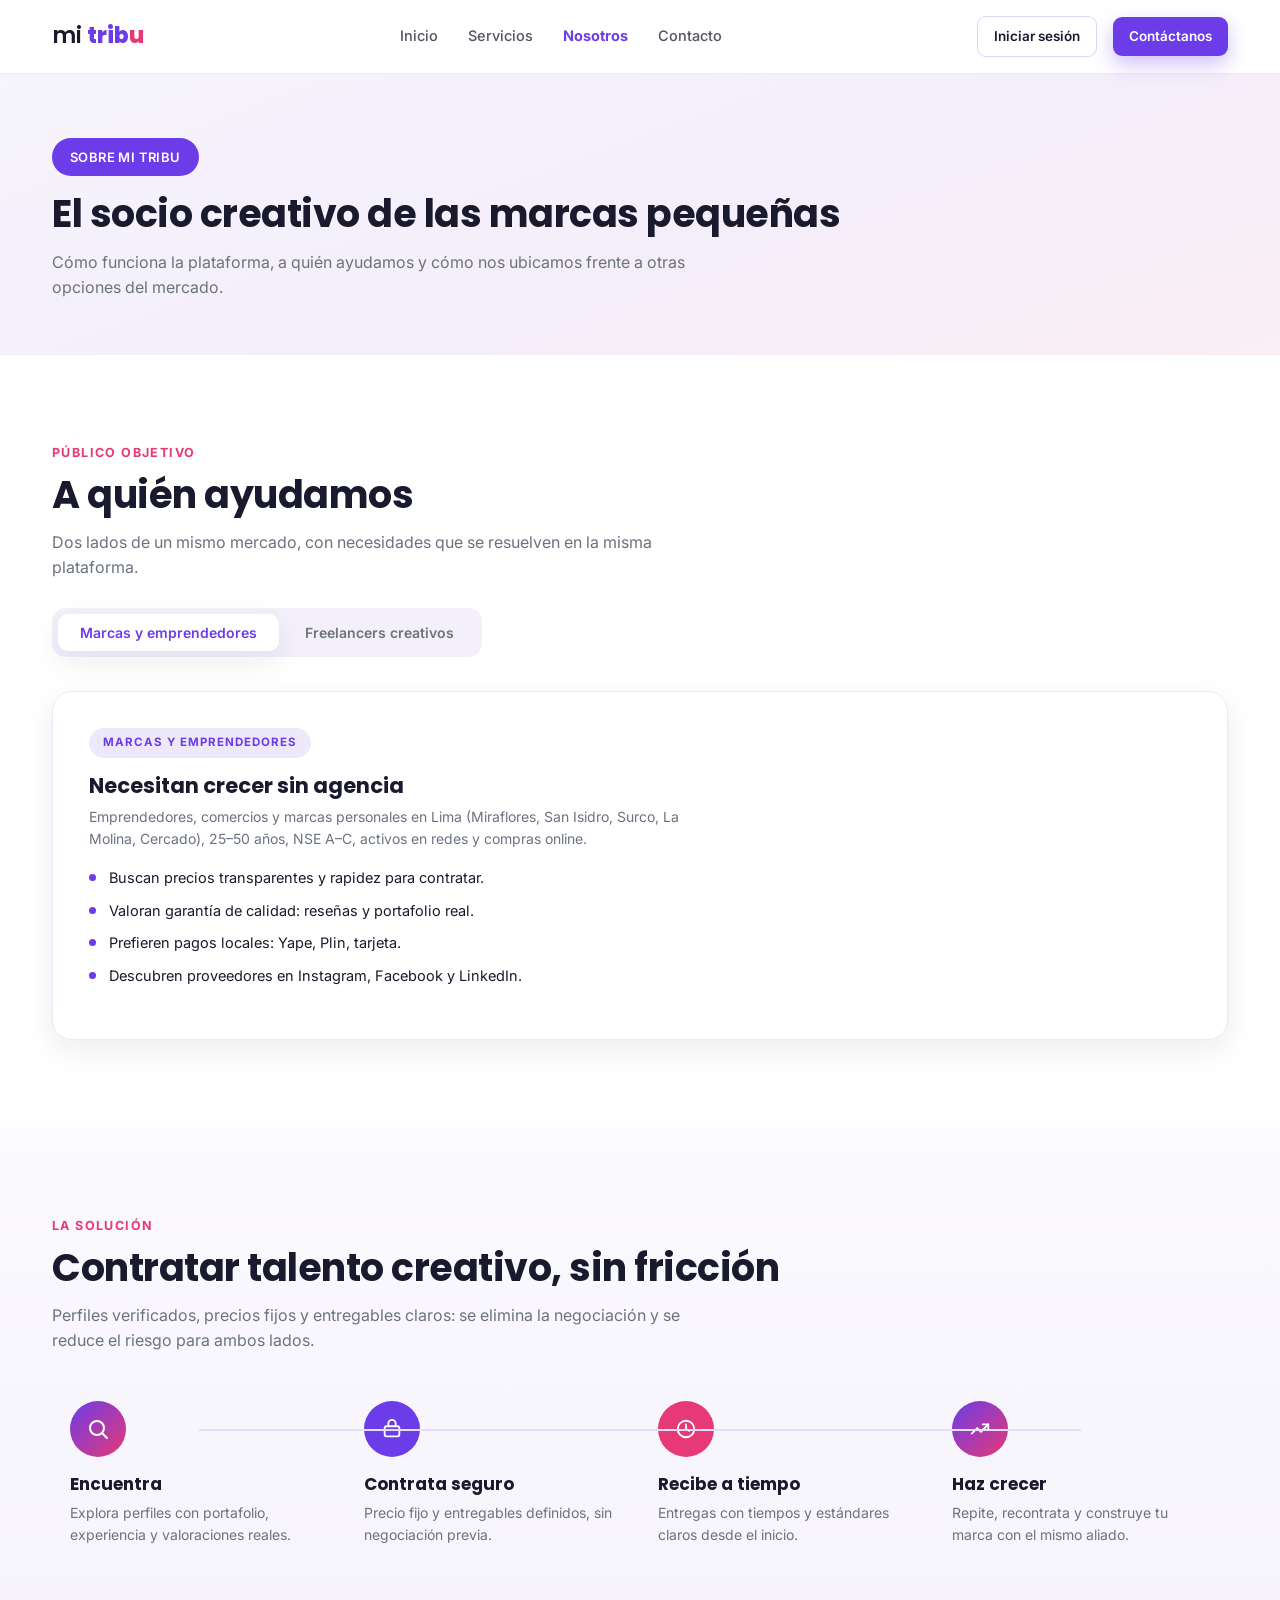
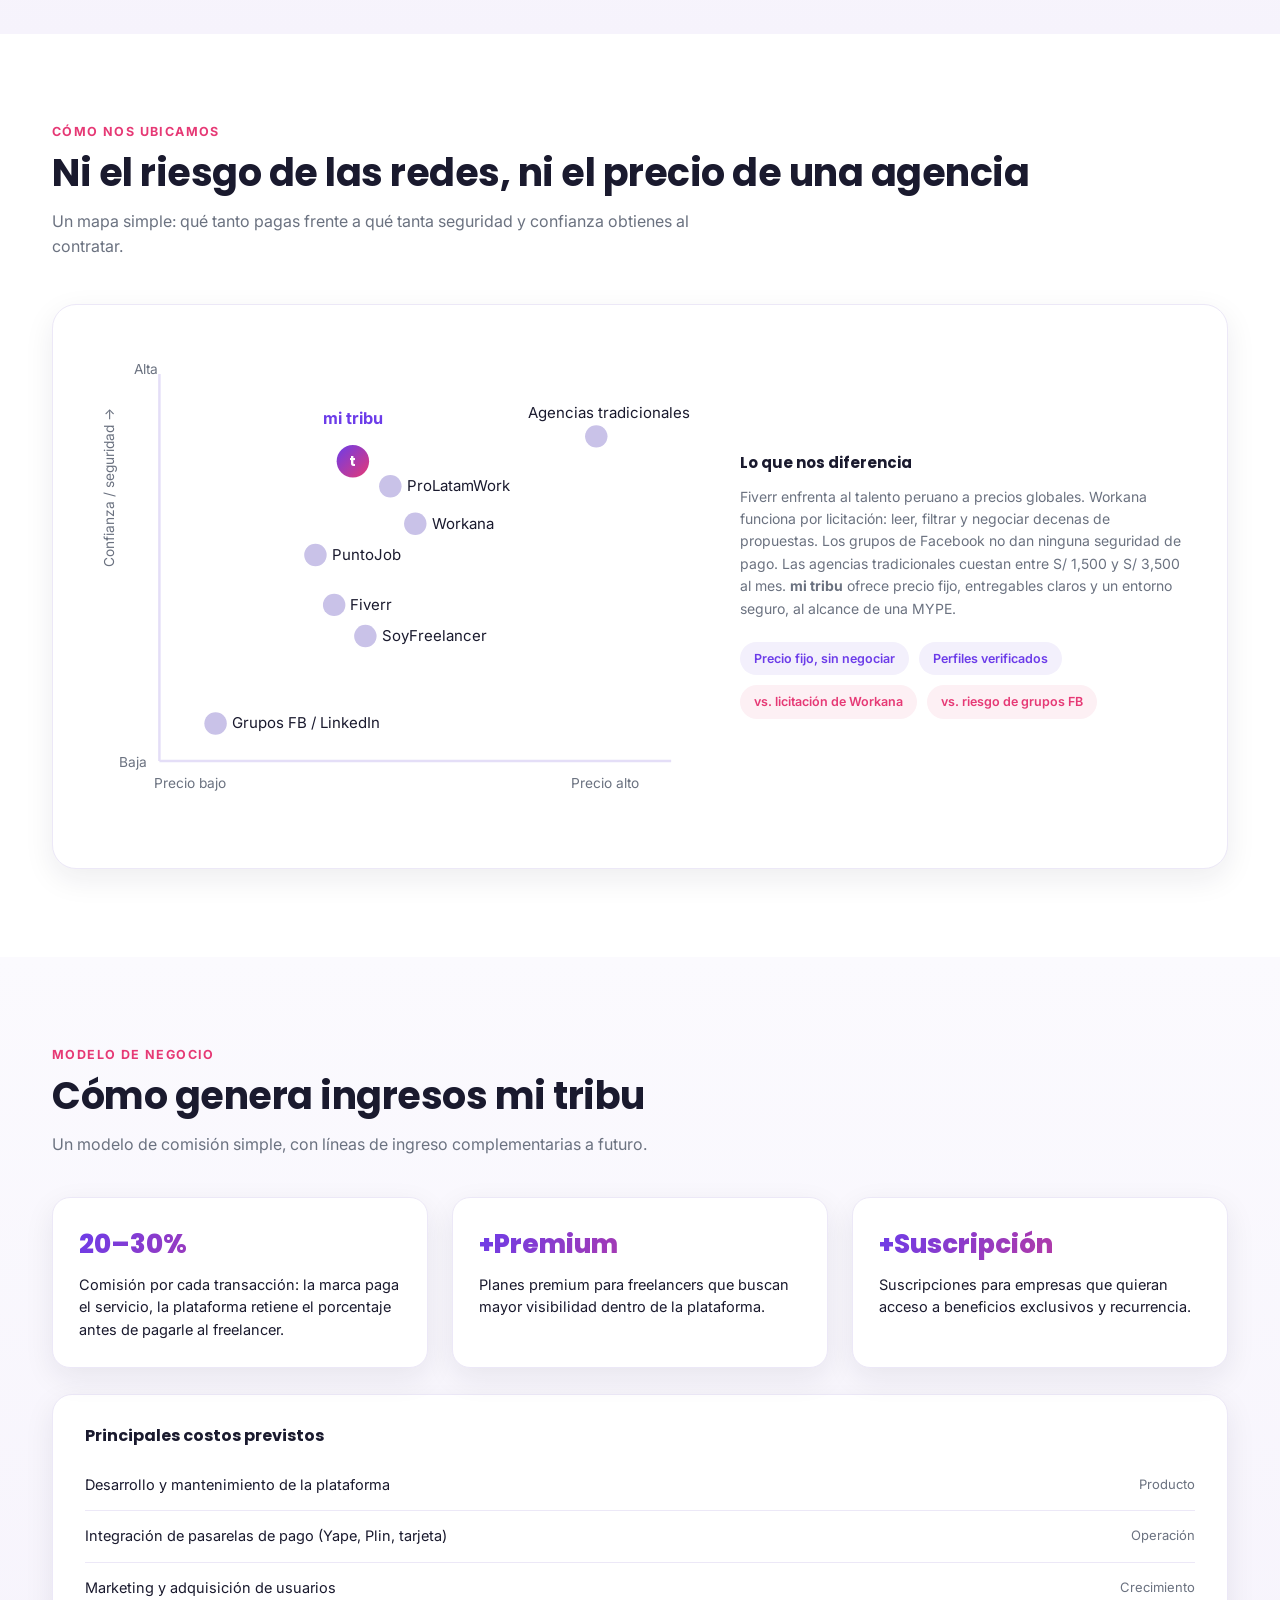
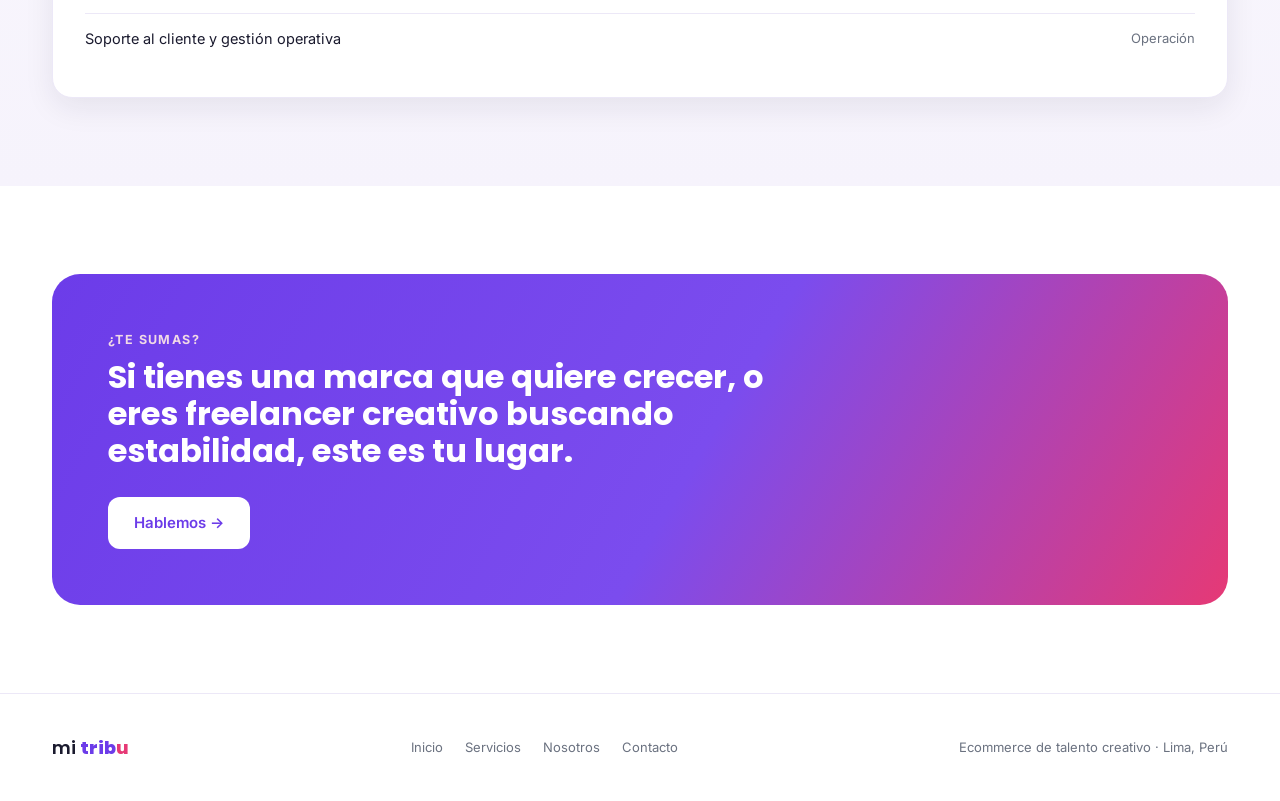
<file: nosotros.html>
<!DOCTYPE html>
<html lang="es">
<head>
<meta charset="UTF-8">
<meta name="viewport" content="width=device-width, initial-scale=1.0">
<title>Nosotros — mi tribu</title>
<link rel="preconnect" href="https://fonts.googleapis.com">
<link rel="preconnect" href="https://fonts.gstatic.com" crossorigin>
<link href="https://fonts.googleapis.com/css2?family=Poppins:wght@500;600;700;800&family=Inter:wght@400;500;600;700&display=swap" rel="stylesheet">
<link rel="stylesheet" href="style.css">
</head>
<body>

<header>
  <nav class="nav">
    <a href="index.html" class="logo">mi <b>trib</b><b class="u">u</b></a>
    <div class="navlinks">
      <a href="index.html">Inicio</a>
      <a href="servicios.html">Servicios</a>
      <a href="nosotros.html" class="active">Nosotros</a>
      <a href="contacto.html">Contacto</a>
    </div>
    <div class="navcta">
      <a href="app/login.html" class="btn btn-ghost btn-sm" style="margin-right:4px;">Iniciar sesión</a>
      <a href="contacto.html" class="btn btn-primary btn-sm">Contáctanos</a>
      <button class="burger" aria-label="Abrir menú" aria-expanded="false"><span></span><span></span><span></span></button>
    </div>
    <div class="mobile-panel">
      <a href="index.html">Inicio</a>
      <a href="servicios.html">Servicios</a>
      <a href="nosotros.html">Nosotros</a>
      <a href="contacto.html">Contacto</a>
    </div>
  </nav>
</header>

<div class="page-header">
  <div class="wrap">
    <span class="pill">SOBRE MI TRIBU</span>
    <h1 class="section-title" style="margin-top:16px;">El socio creativo de las marcas pequeñas</h1>
    <p class="section-sub">Cómo funciona la plataforma, a quién ayudamos y cómo nos ubicamos frente a otras opciones del mercado.</p>
  </div>
</div>

<!-- ============ A QUIEN AYUDAMOS — TABS ============ -->
<section class="reveal">
  <div class="wrap">
    <span class="eyebrow">Público objetivo</span>
    <h2 class="section-title">A quién ayudamos</h2>
    <p class="section-sub">Dos lados de un mismo mercado, con necesidades que se resuelven en la misma plataforma.</p>

    <div class="tab-row" data-tabgroup="persona">
      <button class="tab-btn active" data-tab="marcas">Marcas y emprendedores</button>
      <button class="tab-btn" data-tab="freelancers">Freelancers creativos</button>
    </div>

    <div class="tab-panel active" data-panel-group="persona" data-panel="marcas">
      <div class="persona-card">
        <span class="persona-tag" style="background:var(--lilac);color:var(--purple);">MARCAS Y EMPRENDEDORES</span>
        <h3 style="font-size:21px;">Necesitan crecer sin agencia</h3>
        <p style="font-size:14px;color:var(--gray);margin-top:8px;max-width:640px;">
          Emprendedores, comercios y marcas personales en Lima (Miraflores, San Isidro, Surco, La Molina, Cercado),
          25–50 años, NSE A–C, activos en redes y compras online.
        </p>
        <ul class="persona-list" style="max-width:640px;">
          <li>Buscan precios transparentes y rapidez para contratar.</li>
          <li>Valoran garantía de calidad: reseñas y portafolio real.</li>
          <li>Prefieren pagos locales: Yape, Plin, tarjeta.</li>
          <li>Descubren proveedores en Instagram, Facebook y LinkedIn.</li>
        </ul>
      </div>
    </div>

    <div class="tab-panel" data-panel-group="persona" data-panel="freelancers">
      <div class="persona-card pink">
        <span class="persona-tag" style="background:var(--pink-soft);color:var(--pink);">FREELANCERS CREATIVOS</span>
        <h3 style="font-size:21px;">Necesitan clientes constantes</h3>
        <p style="font-size:14px;color:var(--gray);margin-top:8px;max-width:640px;">
          Diseñadores, editores y especialistas en marketing digital que buscan estabilidad de ingresos
          y visibilidad frente a marcas reales, no solo proyectos aislados.
        </p>
        <ul class="persona-list" style="max-width:640px;">
          <li>Quieren un perfil con portafolio, experiencia y valoraciones.</li>
          <li>Necesitan pago seguro, sin riesgo de trabajo no remunerado.</li>
          <li>Buscan oportunidades constantes, no licitaciones eternas.</li>
          <li>Valoran visibilidad frente a MYPEs que sí pueden pagar.</li>
        </ul>
      </div>
    </div>
  </div>
</section>

<!-- ============ COMO FUNCIONA ============ -->
<section class="tint reveal">
  <div class="wrap">
    <span class="eyebrow">La solución</span>
    <h2 class="section-title">Contratar talento creativo, sin fricción</h2>
    <p class="section-sub">Perfiles verificados, precios fijos y entregables claros: se elimina la negociación y se reduce el riesgo para ambos lados.</p>
    <div class="steps">
      <div class="step">
        <div class="step-line"></div>
        <div class="step-num-circle grad-circle"><svg width="24" height="24" viewBox="0 0 24 24" fill="none"><circle cx="11" cy="11" r="7" stroke="#fff" stroke-width="2"/><path d="M21 21l-4.3-4.3" stroke="#fff" stroke-width="2" stroke-linecap="round"/></svg></div>
        <h4>Encuentra</h4>
        <p>Explora perfiles con portafolio, experiencia y valoraciones reales.</p>
      </div>
      <div class="step">
        <div class="step-line"></div>
        <div class="step-num-circle" style="background:var(--purple);"><svg width="22" height="22" viewBox="0 0 24 24" fill="none"><rect x="4" y="9" width="16" height="11" rx="2" stroke="#fff" stroke-width="2"/><path d="M8 9V6a4 4 0 0 1 8 0v3" stroke="#fff" stroke-width="2"/></svg></div>
        <h4>Contrata seguro</h4>
        <p>Precio fijo y entregables definidos, sin negociación previa.</p>
      </div>
      <div class="step">
        <div class="step-line"></div>
        <div class="step-num-circle" style="background:var(--pink);"><svg width="22" height="22" viewBox="0 0 24 24" fill="none"><circle cx="12" cy="12" r="9" stroke="#fff" stroke-width="2"/><path d="M12 7v5l3.5 2" stroke="#fff" stroke-width="2" stroke-linecap="round"/></svg></div>
        <h4>Recibe a tiempo</h4>
        <p>Entregas con tiempos y estándares claros desde el inicio.</p>
      </div>
      <div class="step">
        <div class="step-line"></div>
        <div class="step-num-circle grad-circle"><svg width="22" height="22" viewBox="0 0 24 24" fill="none"><path d="M3 17l6-6 4 4 8-8" stroke="#fff" stroke-width="2" stroke-linecap="round" stroke-linejoin="round"/><path d="M15 7h6v6" stroke="#fff" stroke-width="2" stroke-linecap="round" stroke-linejoin="round"/></svg></div>
        <h4>Haz crecer</h4>
        <p>Repite, recontrata y construye tu marca con el mismo aliado.</p>
      </div>
    </div>
  </div>
</section>

<!-- ============ MERCADO / POSITIONING MAP ============ -->
<section class="reveal">
  <div class="wrap">
    <span class="eyebrow">Cómo nos ubicamos</span>
    <h2 class="section-title">Ni el riesgo de las redes, ni el precio de una agencia</h2>
    <p class="section-sub">Un mapa simple: qué tanto pagas frente a qué tanta seguridad y confianza obtienes al contratar.</p>

    <div class="map-wrap">
      <div>
        <svg viewBox="0 0 480 380" width="100%" height="auto">
          <line x1="50" y1="20" x2="50" y2="330" stroke="#E4DEF7" stroke-width="2"/>
          <line x1="50" y1="330" x2="460" y2="330" stroke="#E4DEF7" stroke-width="2"/>
          <text x="30" y="20" font-family="Inter" font-size="11" fill="#6B7280">Alta</text>
          <text x="18" y="335" font-family="Inter" font-size="11" fill="#6B7280">Baja</text>
          <text x="46" y="352" font-family="Inter" font-size="11" fill="#6B7280">Precio bajo</text>
          <text x="380" y="352" font-family="Inter" font-size="11" fill="#6B7280">Precio alto</text>
          <text x="-175" y="14" font-family="Inter" font-size="11" fill="#6B7280" transform="rotate(-90)">Confianza / seguridad →</text>

          <circle cx="95" cy="300" r="9" fill="#C9C2E8"/>
          <text x="108" y="304" font-family="Inter" font-size="12" fill="#1A1A2E">Grupos FB / LinkedIn</text>

          <circle cx="190" cy="205" r="9" fill="#C9C2E8"/>
          <text x="203" y="209" font-family="Inter" font-size="12" fill="#1A1A2E">Fiverr</text>

          <circle cx="215" cy="230" r="9" fill="#C9C2E8"/>
          <text x="228" y="234" font-family="Inter" font-size="12" fill="#1A1A2E">SoyFreelancer</text>

          <circle cx="175" cy="165" r="9" fill="#C9C2E8"/>
          <text x="188" y="169" font-family="Inter" font-size="12" fill="#1A1A2E">PuntoJob</text>

          <circle cx="255" cy="140" r="9" fill="#C9C2E8"/>
          <text x="268" y="144" font-family="Inter" font-size="12" fill="#1A1A2E">Workana</text>

          <circle cx="235" cy="110" r="9" fill="#C9C2E8"/>
          <text x="248" y="114" font-family="Inter" font-size="12" fill="#1A1A2E">ProLatamWork</text>

          <circle cx="400" cy="70" r="9" fill="#C9C2E8"/>
          <text x="345" y="55" font-family="Inter" font-size="12" fill="#1A1A2E">Agencias tradicionales</text>

          <circle cx="205" cy="90" r="13" fill="url(#gradDot)"/>
          <text x="205" y="90" font-family="Poppins" font-weight="700" font-size="11" fill="#fff" text-anchor="middle" dy="4">t</text>
          <text x="205" y="60" font-family="Inter" font-weight="700" font-size="13" fill="#6C3CE9" text-anchor="middle">mi tribu</text>

          <defs>
            <linearGradient id="gradDot" x1="0" y1="0" x2="1" y2="1">
              <stop offset="0%" stop-color="#6C3CE9"/>
              <stop offset="100%" stop-color="#E63975"/>
            </linearGradient>
          </defs>
        </svg>
      </div>
      <div class="comp-side">
        <h4>Lo que nos diferencia</h4>
        <p class="comp-blurb" style="margin-top:0;">
          Fiverr enfrenta al talento peruano a precios globales. Workana funciona por licitación: leer, filtrar
          y negociar decenas de propuestas. Los grupos de Facebook no dan ninguna seguridad de pago. Las agencias
          tradicionales cuestan entre S/ 1,500 y S/ 3,500 al mes. <b>mi tribu</b> ofrece precio fijo, entregables
          claros y un entorno seguro, al alcance de una MYPE.
        </p>
        <div class="chip-row">
          <span class="chip">Precio fijo, sin negociar</span>
          <span class="chip">Perfiles verificados</span>
          <span class="chip weak">vs. licitación de Workana</span>
          <span class="chip weak">vs. riesgo de grupos FB</span>
        </div>
      </div>
    </div>
  </div>
</section>

<!-- ============ MODELO DE NEGOCIO ============ -->
<section class="tint reveal">
  <div class="wrap">
    <span class="eyebrow">Modelo de negocio</span>
    <h2 class="section-title">Cómo genera ingresos mi tribu</h2>
    <p class="section-sub">Un modelo de comisión simple, con líneas de ingreso complementarias a futuro.</p>

    <div class="grid-3" style="margin-top:40px;">
      <div class="rev-card">
        <div class="rev-num">20–30%</div>
        <p style="font-size:14.5px;margin-top:10px;">Comisión por cada transacción: la marca paga el servicio, la plataforma retiene el porcentaje antes de pagarle al freelancer.</p>
      </div>
      <div class="rev-card">
        <div class="rev-num">+Premium</div>
        <p style="font-size:14.5px;margin-top:10px;">Planes premium para freelancers que buscan mayor visibilidad dentro de la plataforma.</p>
      </div>
      <div class="rev-card">
        <div class="rev-num">+Suscripción</div>
        <p style="font-size:14.5px;margin-top:10px;">Suscripciones para empresas que quieran acceso a beneficios exclusivos y recurrencia.</p>
      </div>
    </div>

    <div class="card" style="margin-top:26px;">
      <h4 style="font-size:16px;margin-bottom:14px;">Principales costos previstos</h4>
      <ul class="cost-list">
        <li><span>Desarrollo y mantenimiento de la plataforma</span><span class="tag">Producto</span></li>
        <li><span>Integración de pasarelas de pago (Yape, Plin, tarjeta)</span><span class="tag">Operación</span></li>
        <li><span>Marketing y adquisición de usuarios</span><span class="tag">Crecimiento</span></li>
        <li><span>Soporte al cliente y gestión operativa</span><span class="tag">Operación</span></li>
      </ul>
    </div>
  </div>
</section>

<section>
  <div class="wrap">
    <div class="closing">
      <span class="eyebrow">¿Te sumas?</span>
      <h2>Si tienes una marca que quiere crecer, o eres freelancer creativo buscando estabilidad, este es tu lugar.</h2>
      <div style="margin-top:28px;">
        <a href="contacto.html" class="btn" style="background:#fff;color:var(--purple);">Hablemos →</a>
      </div>
    </div>
  </div>
</section>

<footer>
  <div class="wrap footer-row">
    <div class="logo" style="font-size:18px;">mi <b>trib</b><b class="u">u</b></div>
    <div class="footer-links">
      <a href="index.html">Inicio</a>
      <a href="servicios.html">Servicios</a>
      <a href="nosotros.html">Nosotros</a>
      <a href="contacto.html">Contacto</a>
    </div>
    <div>Ecommerce de talento creativo · Lima, Perú</div>
  </div>
</footer>

<script src="script.js"></script>
</body>
</html>
</file>
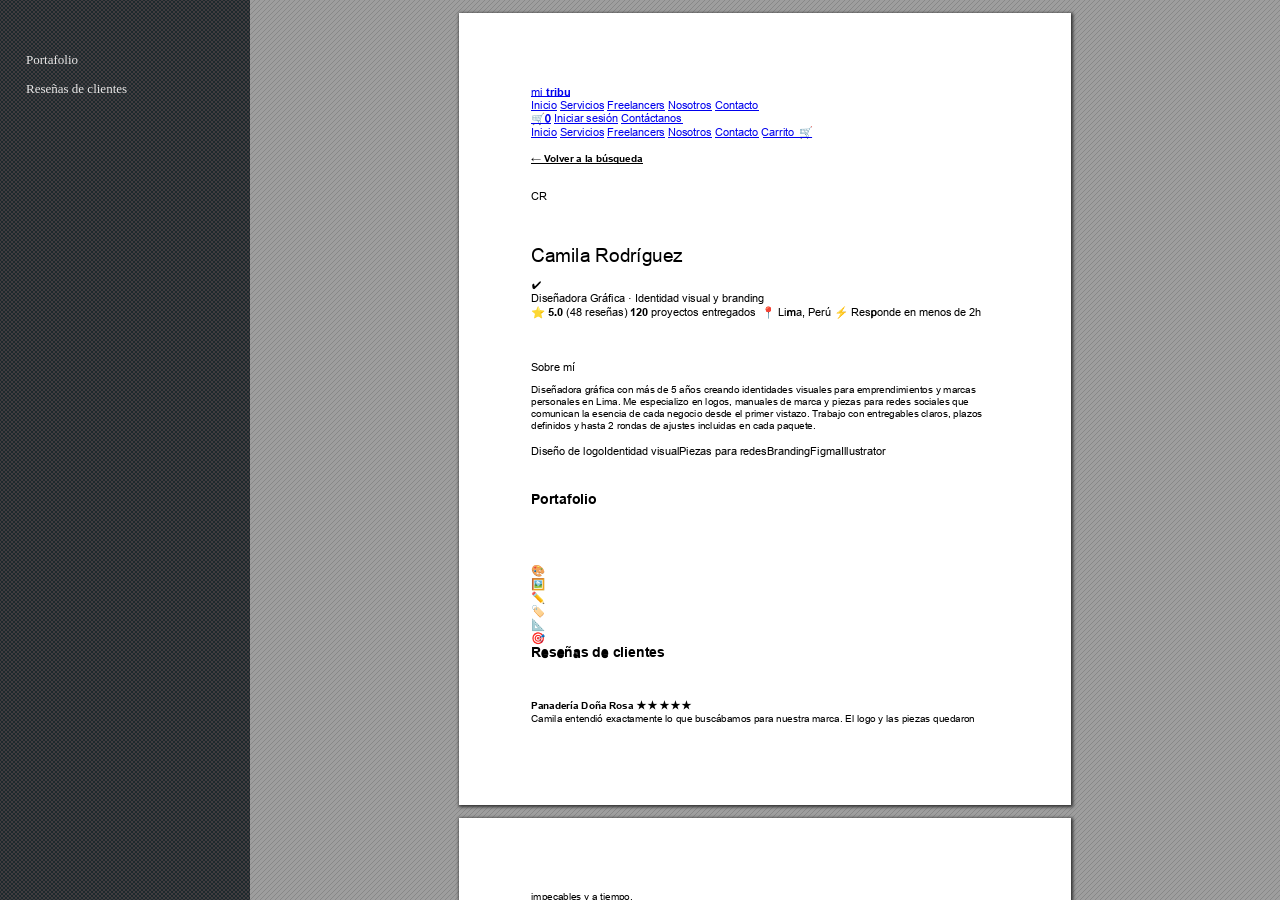
<file: perfil-freelancer.html>
<!DOCTYPE html>
<!-- Created by pdf2htmlEX (https://github.com/pdf2htmlEX/pdf2htmlEX) -->
<html xmlns="http://www.w3.org/1999/xhtml">
<head>
<meta charset="utf-8"/>
<meta name="generator" content="pdf2htmlEX"/>
<meta http-equiv="X-UA-Compatible" content="IE=edge,chrome=1"/>
<style type="text/css">
/*! 
 * Base CSS for pdf2htmlEX
 * Copyright 2012,2013 Lu Wang <coolwanglu@gmail.com> 
 * https://github.com/pdf2htmlEX/pdf2htmlEX/blob/master/share/LICENSE
 */#sidebar{position:absolute;top:0;left:0;bottom:0;width:250px;padding:0;margin:0;overflow:auto}#page-container{position:absolute;top:0;left:0;margin:0;padding:0;border:0}@media screen{#sidebar.opened+#page-container{left:250px}#page-container{bottom:0;right:0;overflow:auto}.loading-indicator{display:none}.loading-indicator.active{display:block;position:absolute;width:64px;height:64px;top:50%;left:50%;margin-top:-32px;margin-left:-32px}.loading-indicator img{position:absolute;top:0;left:0;bottom:0;right:0}}@media print{@page{margin:0}html{margin:0}body{margin:0;-webkit-print-color-adjust:exact}#sidebar{display:none}#page-container{width:auto;height:auto;overflow:visible;background-color:transparent}.d{display:none}}.pf{position:relative;background-color:white;overflow:hidden;margin:0;border:0}.pc{position:absolute;border:0;padding:0;margin:0;top:0;left:0;width:100%;height:100%;overflow:hidden;display:block;transform-origin:0 0;-ms-transform-origin:0 0;-webkit-transform-origin:0 0}.pc.opened{display:block}.bf{position:absolute;border:0;margin:0;top:0;bottom:0;width:100%;height:100%;-ms-user-select:none;-moz-user-select:none;-webkit-user-select:none;user-select:none}.bi{position:absolute;border:0;margin:0;-ms-user-select:none;-moz-user-select:none;-webkit-user-select:none;user-select:none}@media print{.pf{margin:0;box-shadow:none;page-break-after:always;page-break-inside:avoid}@-moz-document url-prefix(){.pf{overflow:visible;border:1px solid #fff}.pc{overflow:visible}}}.c{position:absolute;border:0;padding:0;margin:0;overflow:hidden;display:block}.t{position:absolute;white-space:pre;font-size:1px;transform-origin:0 100%;-ms-transform-origin:0 100%;-webkit-transform-origin:0 100%;unicode-bidi:bidi-override;-moz-font-feature-settings:"liga" 0}.t:after{content:''}.t:before{content:'';display:inline-block}.t span{position:relative;unicode-bidi:bidi-override}._{display:inline-block;color:transparent;z-index:-1}::selection{background:rgba(127,255,255,0.4)}::-moz-selection{background:rgba(127,255,255,0.4)}.pi{display:none}.d{position:absolute;transform-origin:0 100%;-ms-transform-origin:0 100%;-webkit-transform-origin:0 100%}.it{border:0;background-color:rgba(255,255,255,0.0)}.ir:hover{cursor:pointer}</style>
<style type="text/css">
/*! 
 * Fancy styles for pdf2htmlEX
 * Copyright 2012,2013 Lu Wang <coolwanglu@gmail.com> 
 * https://github.com/pdf2htmlEX/pdf2htmlEX/blob/master/share/LICENSE
 */@keyframes fadein{from{opacity:0}to{opacity:1}}@-webkit-keyframes fadein{from{opacity:0}to{opacity:1}}@keyframes swing{0{transform:rotate(0)}10%{transform:rotate(0)}90%{transform:rotate(720deg)}100%{transform:rotate(720deg)}}@-webkit-keyframes swing{0{-webkit-transform:rotate(0)}10%{-webkit-transform:rotate(0)}90%{-webkit-transform:rotate(720deg)}100%{-webkit-transform:rotate(720deg)}}@media screen{#sidebar{background-color:#2f3236;background-image:url("[data-uri]")}#outline{font-family:Georgia,Times,"Times New Roman",serif;font-size:13px;margin:2em 1em}#outline ul{padding:0}#outline li{list-style-type:none;margin:1em 0}#outline li>ul{margin-left:1em}#outline a,#outline a:visited,#outline a:hover,#outline a:active{line-height:1.2;color:#e8e8e8;text-overflow:ellipsis;white-space:nowrap;text-decoration:none;display:block;overflow:hidden;outline:0}#outline a:hover{color:#0cf}#page-container{background-color:#9e9e9e;background-image:url("[data-uri]");-webkit-transition:left 500ms;transition:left 500ms}.pf{margin:13px auto;box-shadow:1px 1px 3px 1px #333;border-collapse:separate}.pc.opened{-webkit-animation:fadein 100ms;animation:fadein 100ms}.loading-indicator.active{-webkit-animation:swing 1.5s ease-in-out .01s infinite alternate none;animation:swing 1.5s ease-in-out .01s infinite alternate none}.checked{background:no-repeat url([data-uri])}}</style>
<style type="text/css">
.ff0{font-family:sans-serif;visibility:hidden;}
@font-face{font-family:ff1;src:url('[data-uri]')format("woff");}.ff1{font-family:ff1;line-height:1.106934;font-style:normal;font-weight:normal;visibility:visible;}
@font-face{font-family:ff2;src:url('[data-uri]')format("woff");}.ff2{font-family:ff2;line-height:1.102051;font-style:normal;font-weight:normal;visibility:visible;}
.ff3{font-family:sans-serif;visibility:hidden;}
@font-face{font-family:ff4;src:url('[data-uri]')format("woff");}.ff4{font-family:ff4;line-height:0.851562;font-style:normal;font-weight:normal;visibility:visible;}
.ff5{font-family:sans-serif;visibility:hidden;}
.ff6{font-family:sans-serif;visibility:hidden;}
.ff7{font-family:sans-serif;visibility:hidden;}
.ff8{font-family:sans-serif;visibility:hidden;}
.m0{transform:matrix(0.250000,0.000000,0.000000,0.250000,0,0);-ms-transform:matrix(0.250000,0.000000,0.000000,0.250000,0,0);-webkit-transform:matrix(0.250000,0.000000,0.000000,0.250000,0,0);}
.m1{transform:none;-ms-transform:none;-webkit-transform:none;}
.v0{vertical-align:0.000000px;}
.ls1{letter-spacing:0.000000px;}
.ls0{letter-spacing:0.999999px;}
.sc_{text-shadow:none;}
.sc0{text-shadow:-0.015em 0 transparent,0 0.015em transparent,0.015em 0 transparent,0 -0.015em  transparent;}
@media screen and (-webkit-min-device-pixel-ratio:0){
.sc_{-webkit-text-stroke:0px transparent;}
.sc0{-webkit-text-stroke:0.015em transparent;text-shadow:none;}
}
.ws1{word-spacing:-45.000000px;}
.ws0{word-spacing:-12.224610px;}
.ws2{word-spacing:0.000000px;}
._0{margin-left:-2.999097px;}
._1{margin-left:-1.935707px;}
.fc2{color:transparent;}
.fc1{color:rgb(0,0,0);}
.fc0{color:rgb(0,0,238);}
.fs5{font-size:36.000000px;}
.fs1{font-size:39.999999px;}
.fs0{font-size:44.000001px;}
.fs6{font-size:52.000002px;}
.fs4{font-size:55.999998px;}
.fs3{font-size:76.000002px;}
.fs2{font-size:96.000000px;}
.y0{bottom:-0.500000px;}
.y22{bottom:83.400000px;}
.y21{bottom:95.940000px;}
.y20{bottom:109.440000px;}
.y1f{bottom:122.940000px;}
.y1e{bottom:147.060000px;}
.y1d{bottom:163.440000px;}
.y1c{bottom:176.940000px;}
.y1b{bottom:190.440000px;}
.y1a{bottom:203.940000px;}
.y19{bottom:217.440000px;}
.y18{bottom:230.940000px;}
.y42{bottom:272.940000px;}
.y17{bottom:277.440000px;}
.y41{bottom:286.440000px;}
.y40{bottom:299.940000px;}
.y16{bottom:300.060000px;}
.y3f{bottom:313.770000px;}
.y3e{bottom:328.110000px;}
.y3d{bottom:338.610000px;}
.y3c{bottom:349.110000px;}
.y15{bottom:349.440000px;}
.y3b{bottom:359.610000px;}
.y3a{bottom:371.190000px;}
.y14{bottom:375.899999px;}
.y13{bottom:387.899999px;}
.y39{bottom:396.690000px;}
.y12{bottom:399.899999px;}
.y38{bottom:410.190000px;}
.y11{bottom:411.900000px;}
.y37{bottom:423.690000px;}
.y10{bottom:433.440000px;}
.y36{bottom:437.190000px;}
.yf{bottom:459.060000px;}
.y35{bottom:465.690000px;}
.ye{bottom:475.440000px;}
.y34{bottom:479.190000px;}
.yd{bottom:488.940000px;}
.y33{bottom:492.690000px;}
.yc{bottom:502.440000px;}
.y32{bottom:506.190000px;}
.yb{bottom:515.940000px;}
.y31{bottom:519.690000px;}
.y30{bottom:533.190000px;}
.ya{bottom:542.760000px;}
.y2f{bottom:545.610000px;}
.y2e{bottom:559.110000px;}
.y2d{bottom:573.690000px;}
.y9{bottom:578.460001px;}
.y2c{bottom:599.400000px;}
.y8{bottom:604.440000px;}
.y2b{bottom:611.400000px;}
.y7{bottom:617.400000px;}
.y2a{bottom:623.399999px;}
.y29{bottom:635.400000px;}
.y6{bottom:642.900000px;}
.y28{bottom:647.940000px;}
.y5{bottom:655.440000px;}
.y27{bottom:660.900000px;}
.y4{bottom:668.940000px;}
.y26{bottom:672.900000px;}
.y3{bottom:682.440000px;}
.y25{bottom:685.440000px;}
.y2{bottom:695.940000px;}
.y24{bottom:698.400000px;}
.y1{bottom:709.440000px;}
.y23{bottom:710.400000px;}
.ha{height:32.273438px;}
.hb{height:34.200000px;}
.h9{height:35.859374px;}
.h5{height:36.191405px;}
.h3{height:39.445313px;}
.h2{height:39.810548px;}
.h4{height:41.800001px;}
.hc{height:47.048830px;}
.h8{height:50.667967px;}
.h7{height:68.132814px;}
.h6{height:86.859375px;}
.h0{height:792.000000px;}
.h1{height:792.500000px;}
.w0{width:612.000000px;}
.w1{width:612.500000px;}
.x0{left:0.000000px;}
.x1{left:72.000000px;}
.xc{left:83.226562px;}
.x2{left:85.722656px;}
.x9{left:159.363201px;}
.xa{left:173.085857px;}
.x5{left:302.034735px;}
.x6{left:315.757395px;}
.x3{left:339.574974px;}
.x4{left:353.297610px;}
.x7{left:375.017535px;}
.x8{left:388.740188px;}
.xb{left:540.000000px;}
@media print{
.v0{vertical-align:0.000000pt;}
.ls1{letter-spacing:0.000000pt;}
.ls0{letter-spacing:1.333332pt;}
.ws1{word-spacing:-60.000000pt;}
.ws0{word-spacing:-16.299479pt;}
.ws2{word-spacing:0.000000pt;}
._0{margin-left:-3.998796pt;}
._1{margin-left:-2.580943pt;}
.fs5{font-size:48.000000pt;}
.fs1{font-size:53.333332pt;}
.fs0{font-size:58.666668pt;}
.fs6{font-size:69.333336pt;}
.fs4{font-size:74.666664pt;}
.fs3{font-size:101.333336pt;}
.fs2{font-size:128.000000pt;}
.y0{bottom:-0.666667pt;}
.y22{bottom:111.200000pt;}
.y21{bottom:127.920000pt;}
.y20{bottom:145.920000pt;}
.y1f{bottom:163.920000pt;}
.y1e{bottom:196.079999pt;}
.y1d{bottom:217.920000pt;}
.y1c{bottom:235.920000pt;}
.y1b{bottom:253.920000pt;}
.y1a{bottom:271.920000pt;}
.y19{bottom:289.920000pt;}
.y18{bottom:307.920000pt;}
.y42{bottom:363.920000pt;}
.y17{bottom:369.920000pt;}
.y41{bottom:381.920000pt;}
.y40{bottom:399.920000pt;}
.y16{bottom:400.079999pt;}
.y3f{bottom:418.360001pt;}
.y3e{bottom:437.479999pt;}
.y3d{bottom:451.480000pt;}
.y3c{bottom:465.480000pt;}
.y15{bottom:465.920000pt;}
.y3b{bottom:479.480000pt;}
.y3a{bottom:494.920000pt;}
.y14{bottom:501.199999pt;}
.y13{bottom:517.199999pt;}
.y39{bottom:528.920000pt;}
.y12{bottom:533.199999pt;}
.y38{bottom:546.920000pt;}
.y11{bottom:549.200000pt;}
.y37{bottom:564.920000pt;}
.y10{bottom:577.920000pt;}
.y36{bottom:582.920000pt;}
.yf{bottom:612.079999pt;}
.y35{bottom:620.920000pt;}
.ye{bottom:633.920000pt;}
.y34{bottom:638.920000pt;}
.yd{bottom:651.920000pt;}
.y33{bottom:656.920000pt;}
.yc{bottom:669.920000pt;}
.y32{bottom:674.920000pt;}
.yb{bottom:687.920000pt;}
.y31{bottom:692.920000pt;}
.y30{bottom:710.920000pt;}
.ya{bottom:723.680000pt;}
.y2f{bottom:727.479999pt;}
.y2e{bottom:745.479999pt;}
.y2d{bottom:764.920000pt;}
.y9{bottom:771.280001pt;}
.y2c{bottom:799.200000pt;}
.y8{bottom:805.920000pt;}
.y2b{bottom:815.200000pt;}
.y7{bottom:823.200000pt;}
.y2a{bottom:831.199999pt;}
.y29{bottom:847.200000pt;}
.y6{bottom:857.200000pt;}
.y28{bottom:863.920000pt;}
.y5{bottom:873.920000pt;}
.y27{bottom:881.200000pt;}
.y4{bottom:891.920000pt;}
.y26{bottom:897.200000pt;}
.y3{bottom:909.920000pt;}
.y25{bottom:913.920000pt;}
.y2{bottom:927.920000pt;}
.y24{bottom:931.200000pt;}
.y1{bottom:945.920000pt;}
.y23{bottom:947.200000pt;}
.ha{height:43.031250pt;}
.hb{height:45.600000pt;}
.h9{height:47.812499pt;}
.h5{height:48.255207pt;}
.h3{height:52.593751pt;}
.h2{height:53.080730pt;}
.h4{height:55.733335pt;}
.hc{height:62.731773pt;}
.h8{height:67.557289pt;}
.h7{height:90.843752pt;}
.h6{height:115.812500pt;}
.h0{height:1056.000000pt;}
.h1{height:1056.666667pt;}
.w0{width:816.000000pt;}
.w1{width:816.666667pt;}
.x0{left:0.000000pt;}
.x1{left:96.000000pt;}
.xc{left:110.968750pt;}
.x2{left:114.296875pt;}
.x9{left:212.484268pt;}
.xa{left:230.781143pt;}
.x5{left:402.712980pt;}
.x6{left:421.009860pt;}
.x3{left:452.766632pt;}
.x4{left:471.063480pt;}
.x7{left:500.023380pt;}
.x8{left:518.320250pt;}
.xb{left:720.000000pt;}
}
</style>
<script>
/*
 Copyright 2012 Mozilla Foundation 
 Copyright 2013 Lu Wang <coolwanglu@gmail.com>
 Apachine License Version 2.0 
*/
(function(){function b(a,b,e,f){var c=(a.className||"").split(/\s+/g);""===c[0]&&c.shift();var d=c.indexOf(b);0>d&&e&&c.push(b);0<=d&&f&&c.splice(d,1);a.className=c.join(" ");return 0<=d}if(!("classList"in document.createElement("div"))){var e={add:function(a){b(this.element,a,!0,!1)},contains:function(a){return b(this.element,a,!1,!1)},remove:function(a){b(this.element,a,!1,!0)},toggle:function(a){b(this.element,a,!0,!0)}};Object.defineProperty(HTMLElement.prototype,"classList",{get:function(){if(this._classList)return this._classList;
var a=Object.create(e,{element:{value:this,writable:!1,enumerable:!0}});Object.defineProperty(this,"_classList",{value:a,writable:!1,enumerable:!1});return a},enumerable:!0})}})();
</script>
<script>
(function(){/*
 pdf2htmlEX.js: Core UI functions for pdf2htmlEX 
 Copyright 2012,2013 Lu Wang <coolwanglu@gmail.com> and other contributors 
 https://github.com/pdf2htmlEX/pdf2htmlEX/blob/master/share/LICENSE 
*/
var pdf2htmlEX=window.pdf2htmlEX=window.pdf2htmlEX||{},CSS_CLASS_NAMES={page_frame:"pf",page_content_box:"pc",page_data:"pi",background_image:"bi",link:"l",input_radio:"ir",__dummy__:"no comma"},DEFAULT_CONFIG={container_id:"page-container",sidebar_id:"sidebar",outline_id:"outline",loading_indicator_cls:"loading-indicator",preload_pages:3,render_timeout:100,scale_step:0.9,key_handler:!0,hashchange_handler:!0,view_history_handler:!0,__dummy__:"no comma"},EPS=1E-6;
function invert(a){var b=a[0]*a[3]-a[1]*a[2];return[a[3]/b,-a[1]/b,-a[2]/b,a[0]/b,(a[2]*a[5]-a[3]*a[4])/b,(a[1]*a[4]-a[0]*a[5])/b]}function transform(a,b){return[a[0]*b[0]+a[2]*b[1]+a[4],a[1]*b[0]+a[3]*b[1]+a[5]]}function get_page_number(a){return parseInt(a.getAttribute("data-page-no"),16)}function disable_dragstart(a){for(var b=0,c=a.length;b<c;++b)a[b].addEventListener("dragstart",function(){return!1},!1)}
function clone_and_extend_objs(a){for(var b={},c=0,e=arguments.length;c<e;++c){var h=arguments[c],d;for(d in h)h.hasOwnProperty(d)&&(b[d]=h[d])}return b}
function Page(a){if(a){this.shown=this.loaded=!1;this.page=a;this.num=get_page_number(a);this.original_height=a.clientHeight;this.original_width=a.clientWidth;var b=a.getElementsByClassName(CSS_CLASS_NAMES.page_content_box)[0];b&&(this.content_box=b,this.original_scale=this.cur_scale=this.original_height/b.clientHeight,this.page_data=JSON.parse(a.getElementsByClassName(CSS_CLASS_NAMES.page_data)[0].getAttribute("data-data")),this.ctm=this.page_data.ctm,this.ictm=invert(this.ctm),this.loaded=!0)}}
Page.prototype={hide:function(){this.loaded&&this.shown&&(this.content_box.classList.remove("opened"),this.shown=!1)},show:function(){this.loaded&&!this.shown&&(this.content_box.classList.add("opened"),this.shown=!0)},rescale:function(a){this.cur_scale=0===a?this.original_scale:a;this.loaded&&(a=this.content_box.style,a.msTransform=a.webkitTransform=a.transform="scale("+this.cur_scale.toFixed(3)+")");a=this.page.style;a.height=this.original_height*this.cur_scale+"px";a.width=this.original_width*this.cur_scale+
"px"},view_position:function(){var a=this.page,b=a.parentNode;return[b.scrollLeft-a.offsetLeft-a.clientLeft,b.scrollTop-a.offsetTop-a.clientTop]},height:function(){return this.page.clientHeight},width:function(){return this.page.clientWidth}};function Viewer(a){this.config=clone_and_extend_objs(DEFAULT_CONFIG,0<arguments.length?a:{});this.pages_loading=[];this.init_before_loading_content();var b=this;document.addEventListener("DOMContentLoaded",function(){b.init_after_loading_content()},!1)}
Viewer.prototype={scale:1,cur_page_idx:0,first_page_idx:0,init_before_loading_content:function(){this.pre_hide_pages()},initialize_radio_button:function(){for(var a=document.getElementsByClassName(CSS_CLASS_NAMES.input_radio),b=0;b<a.length;b++)a[b].addEventListener("click",function(){this.classList.toggle("checked")})},init_after_loading_content:function(){this.sidebar=document.getElementById(this.config.sidebar_id);this.outline=document.getElementById(this.config.outline_id);this.container=document.getElementById(this.config.container_id);
this.loading_indicator=document.getElementsByClassName(this.config.loading_indicator_cls)[0];for(var a=!0,b=this.outline.childNodes,c=0,e=b.length;c<e;++c)if("ul"===b[c].nodeName.toLowerCase()){a=!1;break}a||this.sidebar.classList.add("opened");this.find_pages();if(0!=this.pages.length){disable_dragstart(document.getElementsByClassName(CSS_CLASS_NAMES.background_image));this.config.key_handler&&this.register_key_handler();var h=this;this.config.hashchange_handler&&window.addEventListener("hashchange",
function(a){h.navigate_to_dest(document.location.hash.substring(1))},!1);this.config.view_history_handler&&window.addEventListener("popstate",function(a){a.state&&h.navigate_to_dest(a.state)},!1);this.container.addEventListener("scroll",function(){h.update_page_idx();h.schedule_render(!0)},!1);[this.container,this.outline].forEach(function(a){a.addEventListener("click",h.link_handler.bind(h),!1)});this.initialize_radio_button();this.render()}},find_pages:function(){for(var a=[],b={},c=this.container.childNodes,
e=0,h=c.length;e<h;++e){var d=c[e];d.nodeType===Node.ELEMENT_NODE&&d.classList.contains(CSS_CLASS_NAMES.page_frame)&&(d=new Page(d),a.push(d),b[d.num]=a.length-1)}this.pages=a;this.page_map=b},load_page:function(a,b,c){var e=this.pages;if(!(a>=e.length||(e=e[a],e.loaded||this.pages_loading[a]))){var e=e.page,h=e.getAttribute("data-page-url");if(h){this.pages_loading[a]=!0;var d=e.getElementsByClassName(this.config.loading_indicator_cls)[0];"undefined"===typeof d&&(d=this.loading_indicator.cloneNode(!0),
d.classList.add("active"),e.appendChild(d));var f=this,g=new XMLHttpRequest;g.open("GET",h,!0);g.onload=function(){if(200===g.status||0===g.status){var b=document.createElement("div");b.innerHTML=g.responseText;for(var d=null,b=b.childNodes,e=0,h=b.length;e<h;++e){var p=b[e];if(p.nodeType===Node.ELEMENT_NODE&&p.classList.contains(CSS_CLASS_NAMES.page_frame)){d=p;break}}b=f.pages[a];f.container.replaceChild(d,b.page);b=new Page(d);f.pages[a]=b;b.hide();b.rescale(f.scale);disable_dragstart(d.getElementsByClassName(CSS_CLASS_NAMES.background_image));
f.schedule_render(!1);c&&c(b)}delete f.pages_loading[a]};g.send(null)}void 0===b&&(b=this.config.preload_pages);0<--b&&(f=this,setTimeout(function(){f.load_page(a+1,b)},0))}},pre_hide_pages:function(){var a="@media screen{."+CSS_CLASS_NAMES.page_content_box+"{display:none;}}",b=document.createElement("style");b.styleSheet?b.styleSheet.cssText=a:b.appendChild(document.createTextNode(a));document.head.appendChild(b)},render:function(){for(var a=this.container,b=a.scrollTop,c=a.clientHeight,a=b-c,b=
b+c+c,c=this.pages,e=0,h=c.length;e<h;++e){var d=c[e],f=d.page,g=f.offsetTop+f.clientTop,f=g+f.clientHeight;g<=b&&f>=a?d.loaded?d.show():this.load_page(e):d.hide()}},update_page_idx:function(){var a=this.pages,b=a.length;if(!(2>b)){for(var c=this.container,e=c.scrollTop,c=e+c.clientHeight,h=-1,d=b,f=d-h;1<f;){var g=h+Math.floor(f/2),f=a[g].page;f.offsetTop+f.clientTop+f.clientHeight>=e?d=g:h=g;f=d-h}this.first_page_idx=d;for(var g=h=this.cur_page_idx,k=0;d<b;++d){var f=a[d].page,l=f.offsetTop+f.clientTop,
f=f.clientHeight;if(l>c)break;f=(Math.min(c,l+f)-Math.max(e,l))/f;if(d===h&&Math.abs(f-1)<=EPS){g=h;break}f>k&&(k=f,g=d)}this.cur_page_idx=g}},schedule_render:function(a){if(void 0!==this.render_timer){if(!a)return;clearTimeout(this.render_timer)}var b=this;this.render_timer=setTimeout(function(){delete b.render_timer;b.render()},this.config.render_timeout)},register_key_handler:function(){var a=this;window.addEventListener("DOMMouseScroll",function(b){if(b.ctrlKey){b.preventDefault();var c=a.container,
e=c.getBoundingClientRect(),c=[b.clientX-e.left-c.clientLeft,b.clientY-e.top-c.clientTop];a.rescale(Math.pow(a.config.scale_step,b.detail),!0,c)}},!1);window.addEventListener("keydown",function(b){var c=!1,e=b.ctrlKey||b.metaKey,h=b.altKey;switch(b.keyCode){case 61:case 107:case 187:e&&(a.rescale(1/a.config.scale_step,!0),c=!0);break;case 173:case 109:case 189:e&&(a.rescale(a.config.scale_step,!0),c=!0);break;case 48:e&&(a.rescale(0,!1),c=!0);break;case 33:h?a.scroll_to(a.cur_page_idx-1):a.container.scrollTop-=
a.container.clientHeight;c=!0;break;case 34:h?a.scroll_to(a.cur_page_idx+1):a.container.scrollTop+=a.container.clientHeight;c=!0;break;case 35:a.container.scrollTop=a.container.scrollHeight;c=!0;break;case 36:a.container.scrollTop=0,c=!0}c&&b.preventDefault()},!1)},rescale:function(a,b,c){var e=this.scale;this.scale=a=0===a?1:b?e*a:a;c||(c=[0,0]);b=this.container;c[0]+=b.scrollLeft;c[1]+=b.scrollTop;for(var h=this.pages,d=h.length,f=this.first_page_idx;f<d;++f){var g=h[f].page;if(g.offsetTop+g.clientTop>=
c[1])break}g=f-1;0>g&&(g=0);var g=h[g].page,k=g.clientWidth,f=g.clientHeight,l=g.offsetLeft+g.clientLeft,m=c[0]-l;0>m?m=0:m>k&&(m=k);k=g.offsetTop+g.clientTop;c=c[1]-k;0>c?c=0:c>f&&(c=f);for(f=0;f<d;++f)h[f].rescale(a);b.scrollLeft+=m/e*a+g.offsetLeft+g.clientLeft-m-l;b.scrollTop+=c/e*a+g.offsetTop+g.clientTop-c-k;this.schedule_render(!0)},fit_width:function(){var a=this.cur_page_idx;this.rescale(this.container.clientWidth/this.pages[a].width(),!0);this.scroll_to(a)},fit_height:function(){var a=this.cur_page_idx;
this.rescale(this.container.clientHeight/this.pages[a].height(),!0);this.scroll_to(a)},get_containing_page:function(a){for(;a;){if(a.nodeType===Node.ELEMENT_NODE&&a.classList.contains(CSS_CLASS_NAMES.page_frame)){a=get_page_number(a);var b=this.page_map;return a in b?this.pages[b[a]]:null}a=a.parentNode}return null},link_handler:function(a){var b=a.target,c=b.getAttribute("data-dest-detail");if(c){if(this.config.view_history_handler)try{var e=this.get_current_view_hash();window.history.replaceState(e,
"","#"+e);window.history.pushState(c,"","#"+c)}catch(h){}this.navigate_to_dest(c,this.get_containing_page(b));a.preventDefault()}},navigate_to_dest:function(a,b){try{var c=JSON.parse(a)}catch(e){return}if(c instanceof Array){var h=c[0],d=this.page_map;if(h in d){for(var f=d[h],h=this.pages[f],d=2,g=c.length;d<g;++d){var k=c[d];if(null!==k&&"number"!==typeof k)return}for(;6>c.length;)c.push(null);var g=b||this.pages[this.cur_page_idx],d=g.view_position(),d=transform(g.ictm,[d[0],g.height()-d[1]]),
g=this.scale,l=[0,0],m=!0,k=!1,n=this.scale;switch(c[1]){case "XYZ":l=[null===c[2]?d[0]:c[2]*n,null===c[3]?d[1]:c[3]*n];g=c[4];if(null===g||0===g)g=this.scale;k=!0;break;case "Fit":case "FitB":l=[0,0];k=!0;break;case "FitH":case "FitBH":l=[0,null===c[2]?d[1]:c[2]*n];k=!0;break;case "FitV":case "FitBV":l=[null===c[2]?d[0]:c[2]*n,0];k=!0;break;case "FitR":l=[c[2]*n,c[5]*n],m=!1,k=!0}if(k){this.rescale(g,!1);var p=this,c=function(a){l=transform(a.ctm,l);m&&(l[1]=a.height()-l[1]);p.scroll_to(f,l)};h.loaded?
c(h):(this.load_page(f,void 0,c),this.scroll_to(f))}}}},scroll_to:function(a,b){var c=this.pages;if(!(0>a||a>=c.length)){c=c[a].view_position();void 0===b&&(b=[0,0]);var e=this.container;e.scrollLeft+=b[0]-c[0];e.scrollTop+=b[1]-c[1]}},get_current_view_hash:function(){var a=[],b=this.pages[this.cur_page_idx];a.push(b.num);a.push("XYZ");var c=b.view_position(),c=transform(b.ictm,[c[0],b.height()-c[1]]);a.push(c[0]/this.scale);a.push(c[1]/this.scale);a.push(this.scale);return JSON.stringify(a)}};
pdf2htmlEX.Viewer=Viewer;})();
</script>
<script>
try{
pdf2htmlEX.defaultViewer = new pdf2htmlEX.Viewer({});
}catch(e){}
</script>
<title></title>
</head>
<body>
<div id="sidebar">
<div id="outline">
<ul><li><a class="l" href="#pf1" data-dest-detail='[1,"XYZ",72,578.46,null]'> </a><ul><li><a class="l" href="#pf1" data-dest-detail='[1,"XYZ",72,459.06,null]'> </a></li><li><a class="l" href="#pf1" data-dest-detail='[1,"XYZ",73.0186,310.252,null]'>Portafolio </a></li><li><a class="l" href="#pf1" data-dest-detail='[1,"XYZ",73.0254,157.081,null]'>Reseñas de clientes </a><ul><li><a class="l" href="#pf2" data-dest-detail='[2,"XYZ",72,599.4,null]'> </a></li></ul></li></ul></li></ul></div>
</div>
<div id="page-container">
<div id="pf1" class="pf w0 h0" data-page-no="1"><div class="pc pc1 w0 h0"><img class="bi x0 y0 w1 h1" alt="" src="[data-uri]"/><div class="t m0 x1 h2 y1 ff1 fs0 fc0 sc0 ls1 ws2">mi <span class="ff2">tribu </span></div><div class="t m0 x1 h3 y2 ff1 fs0 fc0 sc0 ls1 ws0">Inicio<span class="fc1 ws2"> </span>Servicios<span class="fc1 ws2"> </span>Freelancers<span class="fc1 ws2"> </span>Nosotros<span class="fc1 ws2"> <span class="fc0">Contacto </span></span></div><div class="t m0 x1 h4 y3 ff3 fs0 fc0 sc0 ls1"><span class="fc2 sc0">🛒</span></div><div class="t m0 x2 h3 y3 ff1 fs0 fc0 sc0 ls1 ws0">0<span class="fc1 ws2"> <span class="fc0">Iniciar sesión</span> <span class="fc0">Contáctanos </span></span></div><div class="t m0 x1 h3 y4 ff1 fs0 fc0 sc0 ls1 ws0">Inicio<span class="fc1 ws2"> </span>Servicios<span class="fc1 ws2"> </span>Freelancers<span class="fc1 ws2"> </span>Nosotros<span class="fc1 ws2"> </span>Contacto<span class="fc1 ws2"> <span class="fc0">Carrito </span></span></div><div class="t m0 x3 h4 y4 ff3 fs0 fc0 sc0 ls1"><span class="fc2 sc0">🛒</span></div><div class="t m0 x4 h3 y4 ff1 fs0 fc0 sc0 ls1 ws2"> </div><div class="t m0 x1 h3 y5 ff1 fs0 fc0 sc0 ls1 ws2"> </div><div class="t m0 x1 h5 y6 ff2 fs1 fc1 sc0 ls1 ws2">← V<span class="_ _0"></span>olver a la búsqueda </div><div class="t m0 x1 h5 y7 ff2 fs1 fc1 sc0 ls1 ws2"> </div><div class="t m0 x1 h3 y8 ff1 fs0 fc1 sc0 ls1 ws2">CR </div><div class="t m0 x1 h6 y9 ff2 fs2 fc1 sc0 ls1 ws2"> </div><div class="t m0 x1 h7 ya ff1 fs3 fc1 sc0 ls1 ws2">Camila Rodríguez </div><div class="t m0 x1 h3 yb ff4 fs0 fc1 sc0 ls0">✔<span class="ff1 ls1 ws2"> </span></div><div class="t m0 x1 h3 yc ff1 fs0 fc1 sc0 ls1 ws2">Diseñadora Gráfica · Identidad visual y branding </div><div class="t m0 x1 h4 yd ff5 fs0 fc1 sc0 ls1"><span class="fc2 sc0">⭐</span></div><div class="t m0 x2 h2 yd ff1 fs0 fc1 sc0 ls1 ws2"> <span class="ff2 ws0">5.0</span> (48 reseñas) <span class="ff2 ws0">120</span> proyectos entregados </div><div class="t m0 x5 h4 yd ff6 fs0 fc1 sc0 ls1"><span class="fc2 sc0">📍</span></div><div class="t m0 x6 h3 yd ff1 fs0 fc1 sc0 ls1 ws2"> Lima, Perú </div><div class="t m0 x7 h4 yd ff5 fs0 fc1 sc0 ls1"><span class="fc2 sc0">⚡</span></div><div class="t m0 x8 h3 yd ff1 fs0 fc1 sc0 ls1 ws2"> Responde en menos de 2h </div><div class="t m0 x1 h3 ye ff1 fs0 fc1 sc0 ls1 ws2"> </div><div class="t m0 x1 h8 yf ff2 fs4 fc1 sc0 ls1 ws2"> </div><div class="t m0 x1 h3 y10 ff1 fs0 fc1 sc0 ls1 ws2">Sobre mí </div><div class="t m0 x1 h9 y11 ff1 fs1 fc1 sc0 ls1 ws2">Diseñadora gráfica con más de 5 años creando identidades visuales para emprendimientos y marcas </div><div class="t m0 x1 h9 y12 ff1 fs1 fc1 sc0 ls1 ws2">personales en Lima. Me especializo en logos, manuales de marca y piezas para redes sociales que </div><div class="t m0 x1 h9 y13 ff1 fs1 fc1 sc0 ls1 ws2">comunican la esencia de cada negocio desde el primer vistazo. T<span class="_ _1"></span>rabajo con entregables claros, plazos </div><div class="t m0 x1 h9 y14 ff1 fs1 fc1 sc0 ls1 ws2">definidos y hasta 2 rondas de ajustes incluidas en cada paquete. </div><div class="t m0 x1 h3 y15 ff1 fs0 fc1 sc0 ls1 ws2">Diseño de logoIdentidad visualPiezas para redesBrandingFigmaIllustrato<span class="_ _1"></span>r </div><div class="t m0 x1 h8 y16 ff2 fs4 fc1 sc0 ls1 ws2">Portafolio </div><div class="t m0 x1 h3 y17 ff1 fs0 fc1 sc0 ls1 ws2"> </div><div class="t m0 x1 h4 y18 ff7 fs0 fc1 sc0 ls1"><span class="fc2 sc0">🎨</span></div><div class="t m0 x2 h3 y18 ff1 fs0 fc1 sc0 ls1 ws2"> </div><div class="t m0 x1 h4 y19 ff8 fs0 fc1 sc0 ls1"><span class="fc2 sc0">🖼</span></div><div class="t m0 x2 h3 y19 ff1 fs0 fc1 sc0 ls1 ws2"> </div><div class="t m0 x1 h4 y1a ff5 fs0 fc1 sc0 ls1"><span class="fc2 sc0">✏</span></div><div class="t m0 x2 h3 y1a ff1 fs0 fc1 sc0 ls1 ws2"> </div><div class="t m0 x1 h4 y1b ff7 fs0 fc1 sc0 ls1"><span class="fc2 sc0">🏷</span></div><div class="t m0 x2 h3 y1b ff1 fs0 fc1 sc0 ls1 ws2"> </div><div class="t m0 x1 h4 y1c ff6 fs0 fc1 sc0 ls1"><span class="fc2 sc0">📐</span></div><div class="t m0 x2 h3 y1c ff1 fs0 fc1 sc0 ls1 ws2"> </div><div class="t m0 x1 h4 y1d ff7 fs0 fc1 sc0 ls1"><span class="fc2 sc0">🎯</span></div><div class="t m0 x2 h3 y1d ff1 fs0 fc1 sc0 ls1 ws2"> </div><div class="t m0 x1 h8 y1e ff2 fs4 fc1 sc0 ls1 ws2">Reseñas de clientes </div><div class="t m0 x1 h3 y1f ff1 fs0 fc1 sc0 ls1 ws2"> </div><div class="t m0 x1 h3 y20 ff1 fs0 fc1 sc0 ls1 ws2"> </div><div class="t m0 x1 h3 y21 ff2 fs1 fc1 sc0 ls1 ws2">Panadería Doña Rosa<span class="ff1 fs0"> <span class="ff4 ls0 ws1">★★★★★</span> </span></div><div class="t m0 x1 h9 y22 ff1 fs1 fc1 sc0 ls1 ws2">Camila entendió exactamente lo que buscábamos para nuestra marca. El logo y las piezas quedaron </div><a class="l" href="http://docs.google.com/index.html"><div class="d m1" style="border-style:none;position:absolute;left:72.000000px;bottom:706.799990px;width:39.073792px;height:13.200010px;background-color:rgba(255,255,255,0.000001);"></div></a><a class="l" href="http://docs.google.com/index.html"><div class="d m1" style="border-style:none;position:absolute;left:72.000000px;bottom:693.299990px;width:25.660965px;height:13.200010px;background-color:rgba(255,255,255,0.000001);"></div></a><a class="l" href="http://docs.google.com/servicios.html"><div class="d m1" style="border-style:none;position:absolute;left:100.714943px;bottom:693.299990px;width:44.591362px;height:13.200010px;background-color:rgba(255,255,255,0.000001);"></div></a><a class="l" href="http://docs.google.com/buscar-freelancer.html"><div class="d m1" style="border-style:none;position:absolute;left:148.360275px;bottom:693.299990px;width:58.036395px;height:13.200010px;background-color:rgba(255,255,255,0.000001);"></div></a><a class="l" href="http://docs.google.com/nosotros.html"><div class="d m1" style="border-style:none;position:absolute;left:209.450650px;bottom:693.299990px;width:43.984850px;height:13.200010px;background-color:rgba(255,255,255,0.000001);"></div></a><a class="l" href="http://docs.google.com/contacto.html"><div class="d m1" style="border-style:none;position:absolute;left:256.489500px;bottom:693.299990px;width:43.995580px;height:13.200010px;background-color:rgba(255,255,255,0.000001);"></div></a><a class="l" href="http://docs.google.com/carrito.html"><div class="d m1" style="border-style:none;position:absolute;left:72.000000px;bottom:679.799990px;width:19.835983px;height:13.200010px;background-color:rgba(255,255,255,0.000001);"></div></a><a class="l" href="http://docs.google.com/app/login.html"><div class="d m1" style="border-style:none;position:absolute;left:94.889969px;bottom:679.799990px;width:64.149719px;height:13.200010px;background-color:rgba(255,255,255,0.000001);"></div></a><a class="l" href="http://docs.google.com/contacto.html"><div class="d m1" style="border-style:none;position:absolute;left:162.093674px;bottom:679.799990px;width:61.718336px;height:13.200010px;background-color:rgba(255,255,255,0.000001);"></div></a><a class="l" href="http://docs.google.com/index.html"><div class="d m1" style="border-style:none;position:absolute;left:72.000000px;bottom:666.299990px;width:25.660965px;height:13.200010px;background-color:rgba(255,255,255,0.000001);"></div></a><a class="l" href="http://docs.google.com/servicios.html"><div class="d m1" style="border-style:none;position:absolute;left:100.714943px;bottom:666.299990px;width:44.591362px;height:13.200010px;background-color:rgba(255,255,255,0.000001);"></div></a><a class="l" href="http://docs.google.com/buscar-freelancer.html"><div class="d m1" style="border-style:none;position:absolute;left:148.360275px;bottom:666.299990px;width:58.036395px;height:13.200010px;background-color:rgba(255,255,255,0.000001);"></div></a><a class="l" href="http://docs.google.com/nosotros.html"><div class="d m1" style="border-style:none;position:absolute;left:209.450650px;bottom:666.299990px;width:43.984850px;height:13.200010px;background-color:rgba(255,255,255,0.000001);"></div></a><a class="l" href="http://docs.google.com/contacto.html"><div class="d m1" style="border-style:none;position:absolute;left:256.489500px;bottom:666.299990px;width:43.995580px;height:13.200010px;background-color:rgba(255,255,255,0.000001);"></div></a><a class="l" href="http://docs.google.com/carrito.html"><div class="d m1" style="border-style:none;position:absolute;left:303.539060px;bottom:666.299990px;width:49.758580px;height:13.200010px;background-color:rgba(255,255,255,0.000001);"></div></a><a class="l" href="http://docs.google.com/buscar-freelancer.html"><div class="d m1" style="border-style:none;position:absolute;left:72.000000px;bottom:640.500000px;width:112.026370px;height:12.000000px;background-color:rgba(255,255,255,0.000001);"></div></a></div><div class="pi" data-data='{"ctm":[1.000000,0.000000,0.000000,1.000000,0.000000,0.000000]}'></div></div>
<div id="pf2" class="pf w0 h0" data-page-no="2"><div class="pc pc2 w0 h0"><img class="bi x0 y0 w1 h1" alt="" src="[data-uri]"/><div class="t m0 x1 h9 y23 ff1 fs1 fc1 sc0 ls1 ws2">impecables y a tiempo. </div><div class="t m0 x1 h9 y24 ff1 fs1 fc1 sc0 ls1 ws2"> </div><div class="t m0 x1 h3 y25 ff2 fs1 fc1 sc0 ls1 ws2">Estudio Cactus<span class="ff1 fs0"> <span class="ff4 ls0">★★★★★</span> </span></div><div class="t m0 x1 h9 y26 ff1 fs1 fc1 sc0 ls1 ws2">Muy profesional, buena comunicación durante todo el proyecto. Repetiré con ella sin duda. </div><div class="t m0 x1 h9 y27 ff1 fs1 fc1 sc0 ls1 ws2"> </div><div class="t m0 x1 h3 y28 ff2 fs1 fc1 sc0 ls1 ws2">Marca Kalo<span class="ff1 fs0"> <span class="ff4 ls0">★★★★★</span> </span></div><div class="t m0 x1 h9 y29 ff1 fs1 fc1 sc0 ls1 ws2">Precio justo y entregables tal cual lo prometido. La identidad visual completa nos ayudó mucho a lanzar </div><div class="t m0 x1 h9 y2a ff1 fs1 fc1 sc0 ls1 ws2">la marca. </div><div class="t m0 x1 h9 y2b ff1 fs1 fc1 sc0 ls1 ws2"> </div><div class="t m0 x1 h5 y2c ff2 fs1 fc1 sc0 ls1 ws2"> </div><div class="t m0 x1 h3 y2d ff1 fs0 fc1 sc0 ls1 ws2">Elige un paquete </div><div class="t m0 x1 ha y2e ff1 fs5 fc1 sc0 ls1 ws2">Precio fijo, sin negociación previa. </div><div class="t m0 x1 ha y2f ff1 fs5 fc1 sc0 ls1 ws2"> </div><div class="t m0 x1 h3 y30 ff1 fs0 fc1 sc0 ls1 ws2">Diseño de logoS/ 250 </div><div class="t m0 x1 h3 y31 ff1 fs0 fc1 sc0 ls1 ws2">3 propuestas · 2 rondas de ajustes · PNG, SVG y PDF </div><div class="t m0 x1 h3 y32 ff1 fs0 fc1 sc0 ls1 ws2"> </div><div class="t m0 x1 h3 y33 ff1 fs0 fc1 sc0 ls1 ws2">Identidad visual completaS/ 700 </div><div class="t m0 x1 h3 y34 ff1 fs0 fc1 sc0 ls1 ws2">Logo + colores + tipografías + plantillas + manual de marca </div><div class="t m0 x1 h3 y35 ff1 fs0 fc1 sc0 ls1 ws2"> </div><div class="t m0 x1 h3 y36 ff1 fs0 fc1 sc0 ls1 ws2">Piezas para redesS/ 180 </div><div class="t m0 x1 h3 y37 ff1 fs0 fc1 sc0 ls1 ws2">8 piezas para feed/stories · 1 ronda de ajustes </div><div class="t m0 x1 h3 y38 ff1 fs0 fc1 sc0 ls1 ws2">Agregar al carrito </div><div class="t m0 x9 h4 y38 ff3 fs0 fc1 sc0 ls1"><span class="fc2 sc0">🛒</span></div><div class="t m0 xa h3 y38 ff1 fs0 fc1 sc0 ls1 ws2"> <span class="fc0">Contactar directamente</span></div><div class="t m0 xb h3 y39 ff1 fs0 fc0 sc0 ls1 ws2"> </div><div class="t m0 x1 h3 y3a ff1 fs0 fc0 sc0 ls1 ws2"> </div><div class="t m0 x1 hb y3b ff3 fs5 fc1 sc0 ls1"><span class="fc2 sc0">🛡</span></div><div class="t m0 xc ha y3b ff1 fs5 fc1 sc0 ls1 ws2"> Pago protegido hasta la entrega </div><div class="t m0 x1 hb y3c ff5 fs5 fc1 sc0 ls1"><span class="fc2 sc0">✅</span></div><div class="t m0 xc ha y3c ff1 fs5 fc1 sc0 ls1 ws2"> Perfil y portafolio verificados </div><div class="t m0 x1 hb y3d ff5 fs5 fc1 sc0 ls1"><span class="fc2 sc0">⚡</span></div><div class="t m0 xc ha y3d ff1 fs5 fc1 sc0 ls1 ws2"> Entrega según plazos acordados </div><div class="t m0 x1 ha y3e ff1 fs5 fc1 sc0 ls1 ws2"> </div><div class="t m0 x1 hc y3f ff1 fs6 fc1 sc0 ls1 ws2">mi <span class="ff2">tribu </span></div><div class="t m0 x1 h3 y40 ff1 fs0 fc0 sc0 ls1 ws0">Inicio<span class="fc1 ws2"> </span>Servicios<span class="fc1 ws2"> </span>Freelancers<span class="fc1 ws2"> </span>Nosotros<span class="fc1 ws2"> <span class="fc0">Contacto </span></span></div><div class="t m0 x1 h3 y41 ff1 fs0 fc1 sc0 ls1 ws2">Ecommerce de talento creativo · Lima, Perú </div><div class="t m0 x1 h4 y42 ff5 fs0 fc1 sc0 ls1"><span class="fc2 sc0">✅</span></div><div class="t m0 x2 h3 y42 ff1 fs0 fc1 sc0 ls1 ws2"> Agregado al carrito </div><a class="l" href="http://docs.google.com/contacto.html?servicio=Dise%C3%B1o+de+logo"><div class="d m1" style="border-style:none;position:absolute;left:176.139830px;bottom:407.549990px;width:114.253270px;height:13.200010px;background-color:rgba(255,255,255,0.000001);"></div></a><a class="l" href="http://docs.google.com/index.html"><div class="d m1" style="border-style:none;position:absolute;left:72.000000px;bottom:297.299990px;width:25.660965px;height:13.200010px;background-color:rgba(255,255,255,0.000001);"></div></a><a class="l" href="http://docs.google.com/servicios.html"><div class="d m1" style="border-style:none;position:absolute;left:100.714943px;bottom:297.299990px;width:44.591362px;height:13.200010px;background-color:rgba(255,255,255,0.000001);"></div></a><a class="l" href="http://docs.google.com/buscar-freelancer.html"><div class="d m1" style="border-style:none;position:absolute;left:148.360275px;bottom:297.299990px;width:58.036395px;height:13.200010px;background-color:rgba(255,255,255,0.000001);"></div></a><a class="l" href="http://docs.google.com/nosotros.html"><div class="d m1" style="border-style:none;position:absolute;left:209.450650px;bottom:297.299990px;width:43.984850px;height:13.200010px;background-color:rgba(255,255,255,0.000001);"></div></a><a class="l" href="http://docs.google.com/contacto.html"><div class="d m1" style="border-style:none;position:absolute;left:256.489500px;bottom:297.299990px;width:43.995580px;height:13.200010px;background-color:rgba(255,255,255,0.000001);"></div></a></div><div class="pi" data-data='{"ctm":[1.000000,0.000000,0.000000,1.000000,0.000000,0.000000]}'></div></div>
</div>
<div class="loading-indicator">
<img alt="" src="[data-uri]"/>
</div>
</body>
</html>
</file>
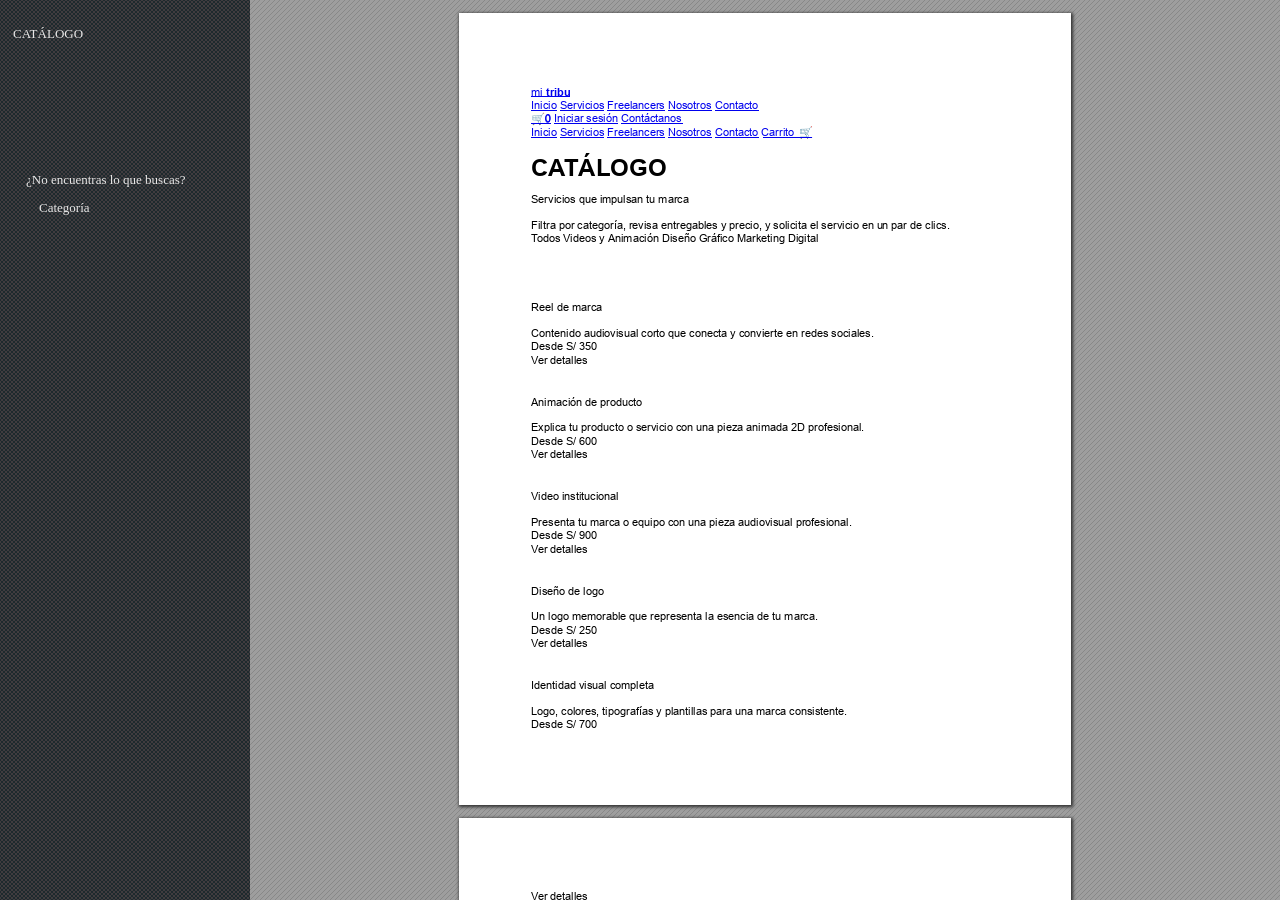
<file: servicios.html>
<!DOCTYPE html>
<!-- Created by pdf2htmlEX (https://github.com/pdf2htmlEX/pdf2htmlEX) -->
<html xmlns="http://www.w3.org/1999/xhtml">
<head>
<meta charset="utf-8"/>
<meta name="generator" content="pdf2htmlEX"/>
<meta http-equiv="X-UA-Compatible" content="IE=edge,chrome=1"/>
<style type="text/css">
/*! 
 * Base CSS for pdf2htmlEX
 * Copyright 2012,2013 Lu Wang <coolwanglu@gmail.com> 
 * https://github.com/pdf2htmlEX/pdf2htmlEX/blob/master/share/LICENSE
 */#sidebar{position:absolute;top:0;left:0;bottom:0;width:250px;padding:0;margin:0;overflow:auto}#page-container{position:absolute;top:0;left:0;margin:0;padding:0;border:0}@media screen{#sidebar.opened+#page-container{left:250px}#page-container{bottom:0;right:0;overflow:auto}.loading-indicator{display:none}.loading-indicator.active{display:block;position:absolute;width:64px;height:64px;top:50%;left:50%;margin-top:-32px;margin-left:-32px}.loading-indicator img{position:absolute;top:0;left:0;bottom:0;right:0}}@media print{@page{margin:0}html{margin:0}body{margin:0;-webkit-print-color-adjust:exact}#sidebar{display:none}#page-container{width:auto;height:auto;overflow:visible;background-color:transparent}.d{display:none}}.pf{position:relative;background-color:white;overflow:hidden;margin:0;border:0}.pc{position:absolute;border:0;padding:0;margin:0;top:0;left:0;width:100%;height:100%;overflow:hidden;display:block;transform-origin:0 0;-ms-transform-origin:0 0;-webkit-transform-origin:0 0}.pc.opened{display:block}.bf{position:absolute;border:0;margin:0;top:0;bottom:0;width:100%;height:100%;-ms-user-select:none;-moz-user-select:none;-webkit-user-select:none;user-select:none}.bi{position:absolute;border:0;margin:0;-ms-user-select:none;-moz-user-select:none;-webkit-user-select:none;user-select:none}@media print{.pf{margin:0;box-shadow:none;page-break-after:always;page-break-inside:avoid}@-moz-document url-prefix(){.pf{overflow:visible;border:1px solid #fff}.pc{overflow:visible}}}.c{position:absolute;border:0;padding:0;margin:0;overflow:hidden;display:block}.t{position:absolute;white-space:pre;font-size:1px;transform-origin:0 100%;-ms-transform-origin:0 100%;-webkit-transform-origin:0 100%;unicode-bidi:bidi-override;-moz-font-feature-settings:"liga" 0}.t:after{content:''}.t:before{content:'';display:inline-block}.t span{position:relative;unicode-bidi:bidi-override}._{display:inline-block;color:transparent;z-index:-1}::selection{background:rgba(127,255,255,0.4)}::-moz-selection{background:rgba(127,255,255,0.4)}.pi{display:none}.d{position:absolute;transform-origin:0 100%;-ms-transform-origin:0 100%;-webkit-transform-origin:0 100%}.it{border:0;background-color:rgba(255,255,255,0.0)}.ir:hover{cursor:pointer}</style>
<style type="text/css">
/*! 
 * Fancy styles for pdf2htmlEX
 * Copyright 2012,2013 Lu Wang <coolwanglu@gmail.com> 
 * https://github.com/pdf2htmlEX/pdf2htmlEX/blob/master/share/LICENSE
 */@keyframes fadein{from{opacity:0}to{opacity:1}}@-webkit-keyframes fadein{from{opacity:0}to{opacity:1}}@keyframes swing{0{transform:rotate(0)}10%{transform:rotate(0)}90%{transform:rotate(720deg)}100%{transform:rotate(720deg)}}@-webkit-keyframes swing{0{-webkit-transform:rotate(0)}10%{-webkit-transform:rotate(0)}90%{-webkit-transform:rotate(720deg)}100%{-webkit-transform:rotate(720deg)}}@media screen{#sidebar{background-color:#2f3236;background-image:url("[data-uri]")}#outline{font-family:Georgia,Times,"Times New Roman",serif;font-size:13px;margin:2em 1em}#outline ul{padding:0}#outline li{list-style-type:none;margin:1em 0}#outline li>ul{margin-left:1em}#outline a,#outline a:visited,#outline a:hover,#outline a:active{line-height:1.2;color:#e8e8e8;text-overflow:ellipsis;white-space:nowrap;text-decoration:none;display:block;overflow:hidden;outline:0}#outline a:hover{color:#0cf}#page-container{background-color:#9e9e9e;background-image:url("[data-uri]");-webkit-transition:left 500ms;transition:left 500ms}.pf{margin:13px auto;box-shadow:1px 1px 3px 1px #333;border-collapse:separate}.pc.opened{-webkit-animation:fadein 100ms;animation:fadein 100ms}.loading-indicator.active{-webkit-animation:swing 1.5s ease-in-out .01s infinite alternate none;animation:swing 1.5s ease-in-out .01s infinite alternate none}.checked{background:no-repeat url([data-uri])}}</style>
<style type="text/css">
.ff0{font-family:sans-serif;visibility:hidden;}
@font-face{font-family:ff1;src:url('[data-uri]')format("woff");}.ff1{font-family:ff1;line-height:1.106934;font-style:normal;font-weight:normal;visibility:visible;}
@font-face{font-family:ff2;src:url('[data-uri]')format("woff");}.ff2{font-family:ff2;line-height:1.115234;font-style:normal;font-weight:normal;visibility:visible;}
.ff3{font-family:sans-serif;visibility:hidden;}
.m0{transform:matrix(0.250000,0.000000,0.000000,0.250000,0,0);-ms-transform:matrix(0.250000,0.000000,0.000000,0.250000,0,0);-webkit-transform:matrix(0.250000,0.000000,0.000000,0.250000,0,0);}
.m1{transform:none;-ms-transform:none;-webkit-transform:none;}
.v0{vertical-align:0.000000px;}
.ls0{letter-spacing:0.000000px;}
.sc_{text-shadow:none;}
.sc0{text-shadow:-0.015em 0 transparent,0 0.015em transparent,0.015em 0 transparent,0 -0.015em  transparent;}
@media screen and (-webkit-min-device-pixel-ratio:0){
.sc_{-webkit-text-stroke:0px transparent;}
.sc0{-webkit-text-stroke:0.015em transparent;text-shadow:none;}
}
.ws0{word-spacing:-12.224610px;}
.ws1{word-spacing:0.000000px;}
._0{margin-left:-7.125000px;}
._2{margin-left:-4.896058px;}
._3{margin-left:-2.448594px;}
._1{margin-left:-1.007481px;}
.fc2{color:transparent;}
.fc1{color:rgb(0,0,0);}
.fc0{color:rgb(0,0,238);}
.fs0{font-size:44.000001px;}
.fs4{font-size:52.000002px;}
.fs2{font-size:55.999998px;}
.fs3{font-size:72.000000px;}
.fs1{font-size:96.000000px;}
.y0{bottom:-0.500000px;}
.y23{bottom:76.440000px;}
.y22{bottom:89.940000px;}
.y40{bottom:99.060000px;}
.y21{bottom:115.440000px;}
.y3f{bottom:128.940000px;}
.y20{bottom:141.060000px;}
.y3e{bottom:142.440000px;}
.y3d{bottom:156.270000px;}
.y1f{bottom:157.440000px;}
.y1e{bottom:170.940000px;}
.y3c{bottom:171.690000px;}
.y1d{bottom:184.440000px;}
.y3b{bottom:185.190000px;}
.y1c{bottom:209.940000px;}
.y3a{bottom:216.690000px;}
.y1b{bottom:235.560000px;}
.y1a{bottom:251.940000px;}
.y39{bottom:264.719999px;}
.y19{bottom:265.440000px;}
.y18{bottom:278.940000px;}
.y17{bottom:304.440000px;}
.y38{bottom:317.940000px;}
.y16{bottom:330.060000px;}
.y37{bottom:331.440000px;}
.y36{bottom:344.940000px;}
.y15{bottom:346.440000px;}
.y35{bottom:358.440000px;}
.y14{bottom:359.940000px;}
.y13{bottom:373.440000px;}
.y34{bottom:383.940000px;}
.y12{bottom:398.940000px;}
.y33{bottom:409.560000px;}
.y11{bottom:424.560000px;}
.y32{bottom:425.940000px;}
.y31{bottom:439.440000px;}
.y10{bottom:440.940000px;}
.y30{bottom:452.940000px;}
.yf{bottom:454.440000px;}
.ye{bottom:467.940000px;}
.y2f{bottom:478.440000px;}
.yd{bottom:493.440000px;}
.y2e{bottom:504.060000px;}
.yc{bottom:519.060000px;}
.y2d{bottom:520.440000px;}
.y2c{bottom:533.940000px;}
.yb{bottom:535.440000px;}
.y2b{bottom:547.440000px;}
.ya{bottom:548.940000px;}
.y9{bottom:562.440000px;}
.y2a{bottom:572.940000px;}
.y8{bottom:575.940000px;}
.y29{bottom:598.560000px;}
.y7{bottom:601.440000px;}
.y28{bottom:614.940000px;}
.y27{bottom:628.440000px;}
.y6{bottom:629.460001px;}
.y26{bottom:641.940000px;}
.y44{bottom:644.940000px;}
.y5{bottom:655.440000px;}
.y43{bottom:658.440000px;}
.y25{bottom:667.440000px;}
.y4{bottom:668.940000px;}
.y42{bottom:671.940000px;}
.y3{bottom:682.440000px;}
.y24{bottom:693.060000px;}
.y2{bottom:695.940000px;}
.y41{bottom:697.440000px;}
.y1{bottom:709.440000px;}
.h3{height:39.445313px;}
.h2{height:39.810548px;}
.h4{height:41.800001px;}
.h8{height:47.048830px;}
.h6{height:50.667967px;}
.h7{height:65.144531px;}
.h5{height:86.859375px;}
.h0{height:792.000000px;}
.h1{height:792.500000px;}
.w0{width:612.000000px;}
.w1{width:612.500000px;}
.x0{left:0.000000px;}
.x1{left:72.000000px;}
.x2{left:85.722656px;}
.x5{left:105.000000px;}
.x3{left:339.574974px;}
.x4{left:353.297610px;}
@media print{
.v0{vertical-align:0.000000pt;}
.ls0{letter-spacing:0.000000pt;}
.ws0{word-spacing:-16.299479pt;}
.ws1{word-spacing:0.000000pt;}
._0{margin-left:-9.500000pt;}
._2{margin-left:-6.528077pt;}
._3{margin-left:-3.264792pt;}
._1{margin-left:-1.343307pt;}
.fs0{font-size:58.666668pt;}
.fs4{font-size:69.333336pt;}
.fs2{font-size:74.666664pt;}
.fs3{font-size:96.000000pt;}
.fs1{font-size:128.000000pt;}
.y0{bottom:-0.666667pt;}
.y23{bottom:101.920000pt;}
.y22{bottom:119.920000pt;}
.y40{bottom:132.079999pt;}
.y21{bottom:153.920000pt;}
.y3f{bottom:171.920000pt;}
.y20{bottom:188.079999pt;}
.y3e{bottom:189.920000pt;}
.y3d{bottom:208.360001pt;}
.y1f{bottom:209.920000pt;}
.y1e{bottom:227.920000pt;}
.y3c{bottom:228.920000pt;}
.y1d{bottom:245.920000pt;}
.y3b{bottom:246.920000pt;}
.y1c{bottom:279.920000pt;}
.y3a{bottom:288.920000pt;}
.y1b{bottom:314.079999pt;}
.y1a{bottom:335.920000pt;}
.y39{bottom:352.959999pt;}
.y19{bottom:353.920000pt;}
.y18{bottom:371.920000pt;}
.y17{bottom:405.920000pt;}
.y38{bottom:423.920000pt;}
.y16{bottom:440.079999pt;}
.y37{bottom:441.920000pt;}
.y36{bottom:459.920000pt;}
.y15{bottom:461.920000pt;}
.y35{bottom:477.920000pt;}
.y14{bottom:479.920000pt;}
.y13{bottom:497.920000pt;}
.y34{bottom:511.920000pt;}
.y12{bottom:531.920000pt;}
.y33{bottom:546.079999pt;}
.y11{bottom:566.079999pt;}
.y32{bottom:567.920000pt;}
.y31{bottom:585.920000pt;}
.y10{bottom:587.920000pt;}
.y30{bottom:603.920000pt;}
.yf{bottom:605.920000pt;}
.ye{bottom:623.920000pt;}
.y2f{bottom:637.920000pt;}
.yd{bottom:657.920000pt;}
.y2e{bottom:672.079999pt;}
.yc{bottom:692.079999pt;}
.y2d{bottom:693.920000pt;}
.y2c{bottom:711.920000pt;}
.yb{bottom:713.920000pt;}
.y2b{bottom:729.920000pt;}
.ya{bottom:731.920000pt;}
.y9{bottom:749.920000pt;}
.y2a{bottom:763.920000pt;}
.y8{bottom:767.920000pt;}
.y29{bottom:798.079999pt;}
.y7{bottom:801.920000pt;}
.y28{bottom:819.920000pt;}
.y27{bottom:837.920000pt;}
.y6{bottom:839.280001pt;}
.y26{bottom:855.920000pt;}
.y44{bottom:859.920000pt;}
.y5{bottom:873.920000pt;}
.y43{bottom:877.920000pt;}
.y25{bottom:889.920000pt;}
.y4{bottom:891.920000pt;}
.y42{bottom:895.920000pt;}
.y3{bottom:909.920000pt;}
.y24{bottom:924.079999pt;}
.y2{bottom:927.920000pt;}
.y41{bottom:929.920000pt;}
.y1{bottom:945.920000pt;}
.h3{height:52.593751pt;}
.h2{height:53.080730pt;}
.h4{height:55.733335pt;}
.h8{height:62.731773pt;}
.h6{height:67.557289pt;}
.h7{height:86.859375pt;}
.h5{height:115.812500pt;}
.h0{height:1056.000000pt;}
.h1{height:1056.666667pt;}
.w0{width:816.000000pt;}
.w1{width:816.666667pt;}
.x0{left:0.000000pt;}
.x1{left:96.000000pt;}
.x2{left:114.296875pt;}
.x5{left:140.000000pt;}
.x3{left:452.766632pt;}
.x4{left:471.063480pt;}
}
</style>
<script>
/*
 Copyright 2012 Mozilla Foundation 
 Copyright 2013 Lu Wang <coolwanglu@gmail.com>
 Apachine License Version 2.0 
*/
(function(){function b(a,b,e,f){var c=(a.className||"").split(/\s+/g);""===c[0]&&c.shift();var d=c.indexOf(b);0>d&&e&&c.push(b);0<=d&&f&&c.splice(d,1);a.className=c.join(" ");return 0<=d}if(!("classList"in document.createElement("div"))){var e={add:function(a){b(this.element,a,!0,!1)},contains:function(a){return b(this.element,a,!1,!1)},remove:function(a){b(this.element,a,!1,!0)},toggle:function(a){b(this.element,a,!0,!0)}};Object.defineProperty(HTMLElement.prototype,"classList",{get:function(){if(this._classList)return this._classList;
var a=Object.create(e,{element:{value:this,writable:!1,enumerable:!0}});Object.defineProperty(this,"_classList",{value:a,writable:!1,enumerable:!1});return a},enumerable:!0})}})();
</script>
<script>
(function(){/*
 pdf2htmlEX.js: Core UI functions for pdf2htmlEX 
 Copyright 2012,2013 Lu Wang <coolwanglu@gmail.com> and other contributors 
 https://github.com/pdf2htmlEX/pdf2htmlEX/blob/master/share/LICENSE 
*/
var pdf2htmlEX=window.pdf2htmlEX=window.pdf2htmlEX||{},CSS_CLASS_NAMES={page_frame:"pf",page_content_box:"pc",page_data:"pi",background_image:"bi",link:"l",input_radio:"ir",__dummy__:"no comma"},DEFAULT_CONFIG={container_id:"page-container",sidebar_id:"sidebar",outline_id:"outline",loading_indicator_cls:"loading-indicator",preload_pages:3,render_timeout:100,scale_step:0.9,key_handler:!0,hashchange_handler:!0,view_history_handler:!0,__dummy__:"no comma"},EPS=1E-6;
function invert(a){var b=a[0]*a[3]-a[1]*a[2];return[a[3]/b,-a[1]/b,-a[2]/b,a[0]/b,(a[2]*a[5]-a[3]*a[4])/b,(a[1]*a[4]-a[0]*a[5])/b]}function transform(a,b){return[a[0]*b[0]+a[2]*b[1]+a[4],a[1]*b[0]+a[3]*b[1]+a[5]]}function get_page_number(a){return parseInt(a.getAttribute("data-page-no"),16)}function disable_dragstart(a){for(var b=0,c=a.length;b<c;++b)a[b].addEventListener("dragstart",function(){return!1},!1)}
function clone_and_extend_objs(a){for(var b={},c=0,e=arguments.length;c<e;++c){var h=arguments[c],d;for(d in h)h.hasOwnProperty(d)&&(b[d]=h[d])}return b}
function Page(a){if(a){this.shown=this.loaded=!1;this.page=a;this.num=get_page_number(a);this.original_height=a.clientHeight;this.original_width=a.clientWidth;var b=a.getElementsByClassName(CSS_CLASS_NAMES.page_content_box)[0];b&&(this.content_box=b,this.original_scale=this.cur_scale=this.original_height/b.clientHeight,this.page_data=JSON.parse(a.getElementsByClassName(CSS_CLASS_NAMES.page_data)[0].getAttribute("data-data")),this.ctm=this.page_data.ctm,this.ictm=invert(this.ctm),this.loaded=!0)}}
Page.prototype={hide:function(){this.loaded&&this.shown&&(this.content_box.classList.remove("opened"),this.shown=!1)},show:function(){this.loaded&&!this.shown&&(this.content_box.classList.add("opened"),this.shown=!0)},rescale:function(a){this.cur_scale=0===a?this.original_scale:a;this.loaded&&(a=this.content_box.style,a.msTransform=a.webkitTransform=a.transform="scale("+this.cur_scale.toFixed(3)+")");a=this.page.style;a.height=this.original_height*this.cur_scale+"px";a.width=this.original_width*this.cur_scale+
"px"},view_position:function(){var a=this.page,b=a.parentNode;return[b.scrollLeft-a.offsetLeft-a.clientLeft,b.scrollTop-a.offsetTop-a.clientTop]},height:function(){return this.page.clientHeight},width:function(){return this.page.clientWidth}};function Viewer(a){this.config=clone_and_extend_objs(DEFAULT_CONFIG,0<arguments.length?a:{});this.pages_loading=[];this.init_before_loading_content();var b=this;document.addEventListener("DOMContentLoaded",function(){b.init_after_loading_content()},!1)}
Viewer.prototype={scale:1,cur_page_idx:0,first_page_idx:0,init_before_loading_content:function(){this.pre_hide_pages()},initialize_radio_button:function(){for(var a=document.getElementsByClassName(CSS_CLASS_NAMES.input_radio),b=0;b<a.length;b++)a[b].addEventListener("click",function(){this.classList.toggle("checked")})},init_after_loading_content:function(){this.sidebar=document.getElementById(this.config.sidebar_id);this.outline=document.getElementById(this.config.outline_id);this.container=document.getElementById(this.config.container_id);
this.loading_indicator=document.getElementsByClassName(this.config.loading_indicator_cls)[0];for(var a=!0,b=this.outline.childNodes,c=0,e=b.length;c<e;++c)if("ul"===b[c].nodeName.toLowerCase()){a=!1;break}a||this.sidebar.classList.add("opened");this.find_pages();if(0!=this.pages.length){disable_dragstart(document.getElementsByClassName(CSS_CLASS_NAMES.background_image));this.config.key_handler&&this.register_key_handler();var h=this;this.config.hashchange_handler&&window.addEventListener("hashchange",
function(a){h.navigate_to_dest(document.location.hash.substring(1))},!1);this.config.view_history_handler&&window.addEventListener("popstate",function(a){a.state&&h.navigate_to_dest(a.state)},!1);this.container.addEventListener("scroll",function(){h.update_page_idx();h.schedule_render(!0)},!1);[this.container,this.outline].forEach(function(a){a.addEventListener("click",h.link_handler.bind(h),!1)});this.initialize_radio_button();this.render()}},find_pages:function(){for(var a=[],b={},c=this.container.childNodes,
e=0,h=c.length;e<h;++e){var d=c[e];d.nodeType===Node.ELEMENT_NODE&&d.classList.contains(CSS_CLASS_NAMES.page_frame)&&(d=new Page(d),a.push(d),b[d.num]=a.length-1)}this.pages=a;this.page_map=b},load_page:function(a,b,c){var e=this.pages;if(!(a>=e.length||(e=e[a],e.loaded||this.pages_loading[a]))){var e=e.page,h=e.getAttribute("data-page-url");if(h){this.pages_loading[a]=!0;var d=e.getElementsByClassName(this.config.loading_indicator_cls)[0];"undefined"===typeof d&&(d=this.loading_indicator.cloneNode(!0),
d.classList.add("active"),e.appendChild(d));var f=this,g=new XMLHttpRequest;g.open("GET",h,!0);g.onload=function(){if(200===g.status||0===g.status){var b=document.createElement("div");b.innerHTML=g.responseText;for(var d=null,b=b.childNodes,e=0,h=b.length;e<h;++e){var p=b[e];if(p.nodeType===Node.ELEMENT_NODE&&p.classList.contains(CSS_CLASS_NAMES.page_frame)){d=p;break}}b=f.pages[a];f.container.replaceChild(d,b.page);b=new Page(d);f.pages[a]=b;b.hide();b.rescale(f.scale);disable_dragstart(d.getElementsByClassName(CSS_CLASS_NAMES.background_image));
f.schedule_render(!1);c&&c(b)}delete f.pages_loading[a]};g.send(null)}void 0===b&&(b=this.config.preload_pages);0<--b&&(f=this,setTimeout(function(){f.load_page(a+1,b)},0))}},pre_hide_pages:function(){var a="@media screen{."+CSS_CLASS_NAMES.page_content_box+"{display:none;}}",b=document.createElement("style");b.styleSheet?b.styleSheet.cssText=a:b.appendChild(document.createTextNode(a));document.head.appendChild(b)},render:function(){for(var a=this.container,b=a.scrollTop,c=a.clientHeight,a=b-c,b=
b+c+c,c=this.pages,e=0,h=c.length;e<h;++e){var d=c[e],f=d.page,g=f.offsetTop+f.clientTop,f=g+f.clientHeight;g<=b&&f>=a?d.loaded?d.show():this.load_page(e):d.hide()}},update_page_idx:function(){var a=this.pages,b=a.length;if(!(2>b)){for(var c=this.container,e=c.scrollTop,c=e+c.clientHeight,h=-1,d=b,f=d-h;1<f;){var g=h+Math.floor(f/2),f=a[g].page;f.offsetTop+f.clientTop+f.clientHeight>=e?d=g:h=g;f=d-h}this.first_page_idx=d;for(var g=h=this.cur_page_idx,k=0;d<b;++d){var f=a[d].page,l=f.offsetTop+f.clientTop,
f=f.clientHeight;if(l>c)break;f=(Math.min(c,l+f)-Math.max(e,l))/f;if(d===h&&Math.abs(f-1)<=EPS){g=h;break}f>k&&(k=f,g=d)}this.cur_page_idx=g}},schedule_render:function(a){if(void 0!==this.render_timer){if(!a)return;clearTimeout(this.render_timer)}var b=this;this.render_timer=setTimeout(function(){delete b.render_timer;b.render()},this.config.render_timeout)},register_key_handler:function(){var a=this;window.addEventListener("DOMMouseScroll",function(b){if(b.ctrlKey){b.preventDefault();var c=a.container,
e=c.getBoundingClientRect(),c=[b.clientX-e.left-c.clientLeft,b.clientY-e.top-c.clientTop];a.rescale(Math.pow(a.config.scale_step,b.detail),!0,c)}},!1);window.addEventListener("keydown",function(b){var c=!1,e=b.ctrlKey||b.metaKey,h=b.altKey;switch(b.keyCode){case 61:case 107:case 187:e&&(a.rescale(1/a.config.scale_step,!0),c=!0);break;case 173:case 109:case 189:e&&(a.rescale(a.config.scale_step,!0),c=!0);break;case 48:e&&(a.rescale(0,!1),c=!0);break;case 33:h?a.scroll_to(a.cur_page_idx-1):a.container.scrollTop-=
a.container.clientHeight;c=!0;break;case 34:h?a.scroll_to(a.cur_page_idx+1):a.container.scrollTop+=a.container.clientHeight;c=!0;break;case 35:a.container.scrollTop=a.container.scrollHeight;c=!0;break;case 36:a.container.scrollTop=0,c=!0}c&&b.preventDefault()},!1)},rescale:function(a,b,c){var e=this.scale;this.scale=a=0===a?1:b?e*a:a;c||(c=[0,0]);b=this.container;c[0]+=b.scrollLeft;c[1]+=b.scrollTop;for(var h=this.pages,d=h.length,f=this.first_page_idx;f<d;++f){var g=h[f].page;if(g.offsetTop+g.clientTop>=
c[1])break}g=f-1;0>g&&(g=0);var g=h[g].page,k=g.clientWidth,f=g.clientHeight,l=g.offsetLeft+g.clientLeft,m=c[0]-l;0>m?m=0:m>k&&(m=k);k=g.offsetTop+g.clientTop;c=c[1]-k;0>c?c=0:c>f&&(c=f);for(f=0;f<d;++f)h[f].rescale(a);b.scrollLeft+=m/e*a+g.offsetLeft+g.clientLeft-m-l;b.scrollTop+=c/e*a+g.offsetTop+g.clientTop-c-k;this.schedule_render(!0)},fit_width:function(){var a=this.cur_page_idx;this.rescale(this.container.clientWidth/this.pages[a].width(),!0);this.scroll_to(a)},fit_height:function(){var a=this.cur_page_idx;
this.rescale(this.container.clientHeight/this.pages[a].height(),!0);this.scroll_to(a)},get_containing_page:function(a){for(;a;){if(a.nodeType===Node.ELEMENT_NODE&&a.classList.contains(CSS_CLASS_NAMES.page_frame)){a=get_page_number(a);var b=this.page_map;return a in b?this.pages[b[a]]:null}a=a.parentNode}return null},link_handler:function(a){var b=a.target,c=b.getAttribute("data-dest-detail");if(c){if(this.config.view_history_handler)try{var e=this.get_current_view_hash();window.history.replaceState(e,
"","#"+e);window.history.pushState(c,"","#"+c)}catch(h){}this.navigate_to_dest(c,this.get_containing_page(b));a.preventDefault()}},navigate_to_dest:function(a,b){try{var c=JSON.parse(a)}catch(e){return}if(c instanceof Array){var h=c[0],d=this.page_map;if(h in d){for(var f=d[h],h=this.pages[f],d=2,g=c.length;d<g;++d){var k=c[d];if(null!==k&&"number"!==typeof k)return}for(;6>c.length;)c.push(null);var g=b||this.pages[this.cur_page_idx],d=g.view_position(),d=transform(g.ictm,[d[0],g.height()-d[1]]),
g=this.scale,l=[0,0],m=!0,k=!1,n=this.scale;switch(c[1]){case "XYZ":l=[null===c[2]?d[0]:c[2]*n,null===c[3]?d[1]:c[3]*n];g=c[4];if(null===g||0===g)g=this.scale;k=!0;break;case "Fit":case "FitB":l=[0,0];k=!0;break;case "FitH":case "FitBH":l=[0,null===c[2]?d[1]:c[2]*n];k=!0;break;case "FitV":case "FitBV":l=[null===c[2]?d[0]:c[2]*n,0];k=!0;break;case "FitR":l=[c[2]*n,c[5]*n],m=!1,k=!0}if(k){this.rescale(g,!1);var p=this,c=function(a){l=transform(a.ctm,l);m&&(l[1]=a.height()-l[1]);p.scroll_to(f,l)};h.loaded?
c(h):(this.load_page(f,void 0,c),this.scroll_to(f))}}}},scroll_to:function(a,b){var c=this.pages;if(!(0>a||a>=c.length)){c=c[a].view_position();void 0===b&&(b=[0,0]);var e=this.container;e.scrollLeft+=b[0]-c[0];e.scrollTop+=b[1]-c[1]}},get_current_view_hash:function(){var a=[],b=this.pages[this.cur_page_idx];a.push(b.num);a.push("XYZ");var c=b.view_position(),c=transform(b.ictm,[c[0],b.height()-c[1]]);a.push(c[0]/this.scale);a.push(c[1]/this.scale);a.push(this.scale);return JSON.stringify(a)}};
pdf2htmlEX.Viewer=Viewer;})();
</script>
<script>
try{
pdf2htmlEX.defaultViewer = new pdf2htmlEX.Viewer({});
}catch(e){}
</script>
<title></title>
</head>
<body>
<div id="sidebar">
<div id="outline">
<ul><li><a class="l" href="#pf1" data-dest-detail='[1,"XYZ",73.1367,651.128,null]'>CATÁLOGO </a><ul><li><a class="l" href="#pf1" data-dest-detail='[1,"XYZ",72,519.06,null]'> </a></li><li><a class="l" href="#pf1" data-dest-detail='[1,"XYZ",72,424.56,null]'> </a></li><li><a class="l" href="#pf1" data-dest-detail='[1,"XYZ",72,330.06,null]'> </a></li><li><a class="l" href="#pf1" data-dest-detail='[1,"XYZ",72,235.56,null]'> </a></li><li><a class="l" href="#pf1" data-dest-detail='[1,"XYZ",72,141.06,null]'> </a></li><li><a class="l" href="#pf2" data-dest-detail='[2,"XYZ",72,693.06,null]'> </a></li><li><a class="l" href="#pf2" data-dest-detail='[2,"XYZ",72,598.56,null]'> </a></li><li><a class="l" href="#pf2" data-dest-detail='[2,"XYZ",72,504.06,null]'> </a></li><li><a class="l" href="#pf2" data-dest-detail='[2,"XYZ",72,409.56,null]'> </a></li><li><a class="l" href="#pf2" data-dest-detail='[2,"XYZ",105.888,277.737,null]'>¿No encuentras lo que buscas? </a><ul><li><a class="l" href="#pf2" data-dest-detail='[2,"XYZ",72.6631,109.252,null]'>Categoría </a></li></ul></li></ul></li></ul></div>
</div>
<div id="page-container">
<div id="pf1" class="pf w0 h0" data-page-no="1"><div class="pc pc1 w0 h0"><img class="bi x0 y0 w1 h1" alt="" src="[data-uri]"/><div class="t m0 x1 h2 y1 ff1 fs0 fc0 sc0 ls0 ws1">mi <span class="ff2">tribu </span></div><div class="t m0 x1 h3 y2 ff1 fs0 fc0 sc0 ls0 ws0">Inicio<span class="fc1 ws1"> </span>Servicios<span class="fc1 ws1"> </span>Freelancers<span class="fc1 ws1"> </span>Nosotros<span class="fc1 ws1"> <span class="fc0">Contacto </span></span></div><div class="t m0 x1 h4 y3 ff3 fs0 fc0 sc0 ls0"><span class="fc2 sc0">🛒</span></div><div class="t m0 x2 h3 y3 ff1 fs0 fc0 sc0 ls0 ws0">0<span class="fc1 ws1"> <span class="fc0">Iniciar sesión</span> <span class="fc0">Contáctanos </span></span></div><div class="t m0 x1 h3 y4 ff1 fs0 fc0 sc0 ls0 ws0">Inicio<span class="fc1 ws1"> </span>Servicios<span class="fc1 ws1"> </span>Freelancers<span class="fc1 ws1"> </span>Nosotros<span class="fc1 ws1"> </span>Contacto<span class="fc1 ws1"> <span class="fc0">Carrito </span></span></div><div class="t m0 x3 h4 y4 ff3 fs0 fc0 sc0 ls0"><span class="fc2 sc0">🛒</span></div><div class="t m0 x4 h3 y4 ff1 fs0 fc0 sc0 ls0 ws1"> </div><div class="t m0 x1 h3 y5 ff1 fs0 fc0 sc0 ls0 ws1"> </div><div class="t m0 x1 h5 y6 ff2 fs1 fc1 sc0 ls0 ws1">CA<span class="_ _0"></span>TÁLOGO </div><div class="t m0 x1 h3 y7 ff1 fs0 fc1 sc0 ls0 ws1">Servicios que impulsan tu marca </div><div class="t m0 x1 h3 y8 ff1 fs0 fc1 sc0 ls0 ws1">Filtra por categoría, revisa entregables y precio, y solicita el servicio en u<span class="_ _1"></span>n par de clics. </div><div class="t m0 x1 h3 y9 ff1 fs0 fc1 sc0 ls0 ws1">T<span class="_ _2"></span>odos Videos y A<span class="_ _1"></span>nimación Diseño Gráfico Marketing Digital </div><div class="t m0 x1 h3 ya ff1 fs0 fc1 sc0 ls0 ws1"> </div><div class="t m0 x1 h3 yb ff1 fs0 fc1 sc0 ls0 ws1"> </div><div class="t m0 x1 h6 yc ff2 fs2 fc1 sc0 ls0 ws1"> </div><div class="t m0 x1 h3 yd ff1 fs0 fc1 sc0 ls0 ws1">Reel de marca </div><div class="t m0 x1 h3 ye ff1 fs0 fc1 sc0 ls0 ws1">Contenido audiovisual corto que conecta y convierte en redes sociales. </div><div class="t m0 x1 h3 yf ff1 fs0 fc1 sc0 ls0 ws1">Desde S/ 350 </div><div class="t m0 x1 h3 y10 ff1 fs0 fc1 sc0 ls0 ws1">V<span class="_ _3"></span>er detalles </div><div class="t m0 x1 h6 y11 ff2 fs2 fc1 sc0 ls0 ws1"> </div><div class="t m0 x1 h3 y12 ff1 fs0 fc1 sc0 ls0 ws1">Animación de producto </div><div class="t m0 x1 h3 y13 ff1 fs0 fc1 sc0 ls0 ws1">Explica tu producto o servicio con una pieza animada 2D profesional. </div><div class="t m0 x1 h3 y14 ff1 fs0 fc1 sc0 ls0 ws1">Desde S/ 600 </div><div class="t m0 x1 h3 y15 ff1 fs0 fc1 sc0 ls0 ws1">V<span class="_ _3"></span>er detalles </div><div class="t m0 x1 h6 y16 ff2 fs2 fc1 sc0 ls0 ws1"> </div><div class="t m0 x1 h3 y17 ff1 fs0 fc1 sc0 ls0 ws1">Video institucio<span class="_ _1"></span>nal </div><div class="t m0 x1 h3 y18 ff1 fs0 fc1 sc0 ls0 ws1">Presenta tu marca o equipo con una pieza audiovisual profesional. </div><div class="t m0 x1 h3 y19 ff1 fs0 fc1 sc0 ls0 ws1">Desde S/ 900 </div><div class="t m0 x1 h3 y1a ff1 fs0 fc1 sc0 ls0 ws1">V<span class="_ _3"></span>er detalles </div><div class="t m0 x1 h6 y1b ff2 fs2 fc1 sc0 ls0 ws1"> </div><div class="t m0 x1 h3 y1c ff1 fs0 fc1 sc0 ls0 ws1">Diseño de logo </div><div class="t m0 x1 h3 y1d ff1 fs0 fc1 sc0 ls0 ws1">Un logo memorable que representa la esencia de tu marca. </div><div class="t m0 x1 h3 y1e ff1 fs0 fc1 sc0 ls0 ws1">Desde S/ 250 </div><div class="t m0 x1 h3 y1f ff1 fs0 fc1 sc0 ls0 ws1">V<span class="_ _3"></span>er detalles </div><div class="t m0 x1 h6 y20 ff2 fs2 fc1 sc0 ls0 ws1"> </div><div class="t m0 x1 h3 y21 ff1 fs0 fc1 sc0 ls0 ws1">Identidad visual completa </div><div class="t m0 x1 h3 y22 ff1 fs0 fc1 sc0 ls0 ws1">Logo, colores, tipografías y plantillas para una marca consistente. </div><div class="t m0 x1 h3 y23 ff1 fs0 fc1 sc0 ls0 ws1">Desde S/ 700 </div><a class="l" href="http://docs.google.com/index.html"><div class="d m1" style="border-style:none;position:absolute;left:72.000000px;bottom:706.799990px;width:39.073792px;height:13.200010px;background-color:rgba(255,255,255,0.000001);"></div></a><a class="l" href="http://docs.google.com/index.html"><div class="d m1" style="border-style:none;position:absolute;left:72.000000px;bottom:693.299990px;width:25.660965px;height:13.200010px;background-color:rgba(255,255,255,0.000001);"></div></a><a class="l" href="http://docs.google.com/servicios.html"><div class="d m1" style="border-style:none;position:absolute;left:100.714943px;bottom:693.299990px;width:44.591362px;height:13.200010px;background-color:rgba(255,255,255,0.000001);"></div></a><a class="l" href="http://docs.google.com/buscar-freelancer.html"><div class="d m1" style="border-style:none;position:absolute;left:148.360275px;bottom:693.299990px;width:58.036395px;height:13.200010px;background-color:rgba(255,255,255,0.000001);"></div></a><a class="l" href="http://docs.google.com/nosotros.html"><div class="d m1" style="border-style:none;position:absolute;left:209.450650px;bottom:693.299990px;width:43.984850px;height:13.200010px;background-color:rgba(255,255,255,0.000001);"></div></a><a class="l" href="http://docs.google.com/contacto.html"><div class="d m1" style="border-style:none;position:absolute;left:256.489500px;bottom:693.299990px;width:43.995580px;height:13.200010px;background-color:rgba(255,255,255,0.000001);"></div></a><a class="l" href="http://docs.google.com/carrito.html"><div class="d m1" style="border-style:none;position:absolute;left:72.000000px;bottom:679.799990px;width:19.835983px;height:13.200010px;background-color:rgba(255,255,255,0.000001);"></div></a><a class="l" href="http://docs.google.com/app/login.html"><div class="d m1" style="border-style:none;position:absolute;left:94.889969px;bottom:679.799990px;width:64.149719px;height:13.200010px;background-color:rgba(255,255,255,0.000001);"></div></a><a class="l" href="http://docs.google.com/contacto.html"><div class="d m1" style="border-style:none;position:absolute;left:162.093674px;bottom:679.799990px;width:61.718336px;height:13.200010px;background-color:rgba(255,255,255,0.000001);"></div></a><a class="l" href="http://docs.google.com/index.html"><div class="d m1" style="border-style:none;position:absolute;left:72.000000px;bottom:666.299990px;width:25.660965px;height:13.200010px;background-color:rgba(255,255,255,0.000001);"></div></a><a class="l" href="http://docs.google.com/servicios.html"><div class="d m1" style="border-style:none;position:absolute;left:100.714943px;bottom:666.299990px;width:44.591362px;height:13.200010px;background-color:rgba(255,255,255,0.000001);"></div></a><a class="l" href="http://docs.google.com/buscar-freelancer.html"><div class="d m1" style="border-style:none;position:absolute;left:148.360275px;bottom:666.299990px;width:58.036395px;height:13.200010px;background-color:rgba(255,255,255,0.000001);"></div></a><a class="l" href="http://docs.google.com/nosotros.html"><div class="d m1" style="border-style:none;position:absolute;left:209.450650px;bottom:666.299990px;width:43.984850px;height:13.200010px;background-color:rgba(255,255,255,0.000001);"></div></a><a class="l" href="http://docs.google.com/contacto.html"><div class="d m1" style="border-style:none;position:absolute;left:256.489500px;bottom:666.299990px;width:43.995580px;height:13.200010px;background-color:rgba(255,255,255,0.000001);"></div></a><a class="l" href="http://docs.google.com/carrito.html"><div class="d m1" style="border-style:none;position:absolute;left:303.539060px;bottom:666.299990px;width:49.758580px;height:13.200010px;background-color:rgba(255,255,255,0.000001);"></div></a></div><div class="pi" data-data='{"ctm":[1.000000,0.000000,0.000000,1.000000,0.000000,0.000000]}'></div></div>
<div id="pf2" class="pf w0 h0" data-page-no="2"><div class="pc pc2 w0 h0"><img class="bi x0 y0 w1 h1" alt="" src="[data-uri]"/><div class="t m0 x1 h3 y1 ff1 fs0 fc1 sc0 ls0 ws1">V<span class="_ _3"></span>er detalles </div><div class="t m0 x1 h6 y24 ff2 fs2 fc1 sc0 ls0 ws1"> </div><div class="t m0 x1 h3 y25 ff1 fs0 fc1 sc0 ls0 ws1">Piezas para redes sociales </div><div class="t m0 x1 h3 y26 ff1 fs0 fc1 sc0 ls0 ws1">Set de piezas gráficas listas para publicar en tus redes. </div><div class="t m0 x1 h3 y27 ff1 fs0 fc1 sc0 ls0 ws1">Desde S/ 180 </div><div class="t m0 x1 h3 y28 ff1 fs0 fc1 sc0 ls0 ws1">V<span class="_ _3"></span>er detalles </div><div class="t m0 x1 h6 y29 ff2 fs2 fc1 sc0 ls0 ws1"> </div><div class="t m0 x1 h3 y2a ff1 fs0 fc1 sc0 ls0 ws1">Calendario de contenido </div><div class="t m0 x1 h3 y2b ff1 fs0 fc1 sc0 ls0 ws1">Planificación mensual de publicaciones alineada a tus objetivos. </div><div class="t m0 x1 h3 y2c ff1 fs0 fc1 sc0 ls0 ws1">Desde S/ 450 </div><div class="t m0 x1 h3 y2d ff1 fs0 fc1 sc0 ls0 ws1">V<span class="_ _3"></span>er detalles </div><div class="t m0 x1 h6 y2e ff2 fs2 fc1 sc0 ls0 ws1"> </div><div class="t m0 x1 h3 y2f ff1 fs0 fc1 sc0 ls0 ws1">Gestión de pauta digital </div><div class="t m0 x1 h3 y30 ff1 fs0 fc1 sc0 ls0 ws1">Campañas pagadas en Meta o Google para atraer clientes. </div><div class="t m0 x1 h3 y31 ff1 fs0 fc1 sc0 ls0 ws1">Desde S/ 500 + inversión </div><div class="t m0 x1 h3 y32 ff1 fs0 fc1 sc0 ls0 ws1">V<span class="_ _3"></span>er detalles </div><div class="t m0 x1 h6 y33 ff2 fs2 fc1 sc0 ls0 ws1"> </div><div class="t m0 x1 h3 y34 ff1 fs0 fc1 sc0 ls0 ws1">Estrategia de marca </div><div class="t m0 x1 h3 y35 ff1 fs0 fc1 sc0 ls0 ws1">Diagnóstico y plan de acción para posicionar tu marca. </div><div class="t m0 x1 h3 y36 ff1 fs0 fc1 sc0 ls0 ws1">Desde S/ 800 </div><div class="t m0 x1 h3 y37 ff1 fs0 fc1 sc0 ls0 ws1">V<span class="_ _3"></span>er detalles </div><div class="t m0 x5 h3 y38 ff1 fs0 fc1 sc0 ls0 ws1"> </div><div class="t m0 x5 h7 y39 ff2 fs3 fc1 sc0 ls0 ws1">¿No encuentras lo que buscas? </div><div class="t m0 x5 h3 y3a ff1 fs0 fc1 sc0 ls0 ws1">Cuéntanos qué necesitas y te ayudamos a armar el servicio ideal para tu<span class="_ _1"></span> marca. </div><div class="t m0 x5 h3 y3b ff1 fs0 fc1 sc0 ls0 ws1">Escríbenos → </div><div class="t m0 x1 h3 y3c ff1 fs0 fc1 sc0 ls0 ws1"> </div><div class="t m0 x1 h8 y3d ff1 fs4 fc1 sc0 ls0 ws1">mi <span class="ff2">tribu </span></div><div class="t m0 x1 h3 y3e ff1 fs0 fc0 sc0 ls0 ws0">Inicio<span class="fc1 ws1"> </span>Servicios<span class="fc1 ws1"> </span>Freelancers<span class="fc1 ws1"> </span>Nosotros<span class="fc1 ws1"> <span class="fc0">Contacto </span></span></div><div class="t m0 x1 h3 y3f ff1 fs0 fc1 sc0 ls0 ws1">Ecommerce de talento creativo · Lima, Perú </div><div class="t m0 x1 h3 y21 ff1 fs0 fc1 sc0 ls0 ws1"> </div><div class="t m0 x1 h6 y40 ff2 fs2 fc1 sc0 ls0 ws1">Categoría </div><a class="l" href="http://docs.google.com/contacto.html"><div class="d m1" style="border-style:none;position:absolute;left:105.000000px;bottom:182.549990px;width:69.033940px;height:13.200010px;background-color:rgba(255,255,255,0.000001);"></div></a><a class="l" href="http://docs.google.com/index.html"><div class="d m1" style="border-style:none;position:absolute;left:72.000000px;bottom:139.799988px;width:25.660965px;height:13.200012px;background-color:rgba(255,255,255,0.000001);"></div></a><a class="l" href="http://docs.google.com/servicios.html"><div class="d m1" style="border-style:none;position:absolute;left:100.714943px;bottom:139.799988px;width:44.591362px;height:13.200012px;background-color:rgba(255,255,255,0.000001);"></div></a><a class="l" href="http://docs.google.com/buscar-freelancer.html"><div class="d m1" style="border-style:none;position:absolute;left:148.360275px;bottom:139.799988px;width:58.036395px;height:13.200012px;background-color:rgba(255,255,255,0.000001);"></div></a><a class="l" href="http://docs.google.com/nosotros.html"><div class="d m1" style="border-style:none;position:absolute;left:209.450650px;bottom:139.799988px;width:43.984850px;height:13.200012px;background-color:rgba(255,255,255,0.000001);"></div></a><a class="l" href="http://docs.google.com/contacto.html"><div class="d m1" style="border-style:none;position:absolute;left:256.489500px;bottom:139.799988px;width:43.995580px;height:13.200012px;background-color:rgba(255,255,255,0.000001);"></div></a></div><div class="pi" data-data='{"ctm":[1.000000,0.000000,0.000000,1.000000,0.000000,0.000000]}'></div></div>
<div id="pf3" class="pf w0 h0" data-page-no="3"><div class="pc pc3 w0 h0"><img class="bi x0 y0 w1 h1" alt="" src="[data-uri]"/><div class="t m0 x1 h3 y41 ff1 fs0 fc1 sc0 ls0 ws1">Título del servicio </div><div class="t m0 x1 h3 y42 ff1 fs0 fc1 sc0 ls0 ws1">Descripción </div><div class="t m0 x1 h3 y43 ff1 fs0 fc1 sc0 ls0 ws1">Precio — </div><div class="t m0 x1 h3 y44 ff1 fs0 fc0 sc0 ls0 ws1">Solicitar este servicio → </div><a class="l" href="http://docs.google.com/contacto.html"><div class="d m1" style="border-style:none;position:absolute;left:72.000000px;bottom:642.299990px;width:117.285780px;height:13.200010px;background-color:rgba(255,255,255,0.000001);"></div></a></div><div class="pi" data-data='{"ctm":[1.000000,0.000000,0.000000,1.000000,0.000000,0.000000]}'></div></div>
</div>
<div class="loading-indicator">
<img alt="" src="[data-uri]"/>
</div>
</body>
</html>
</file>
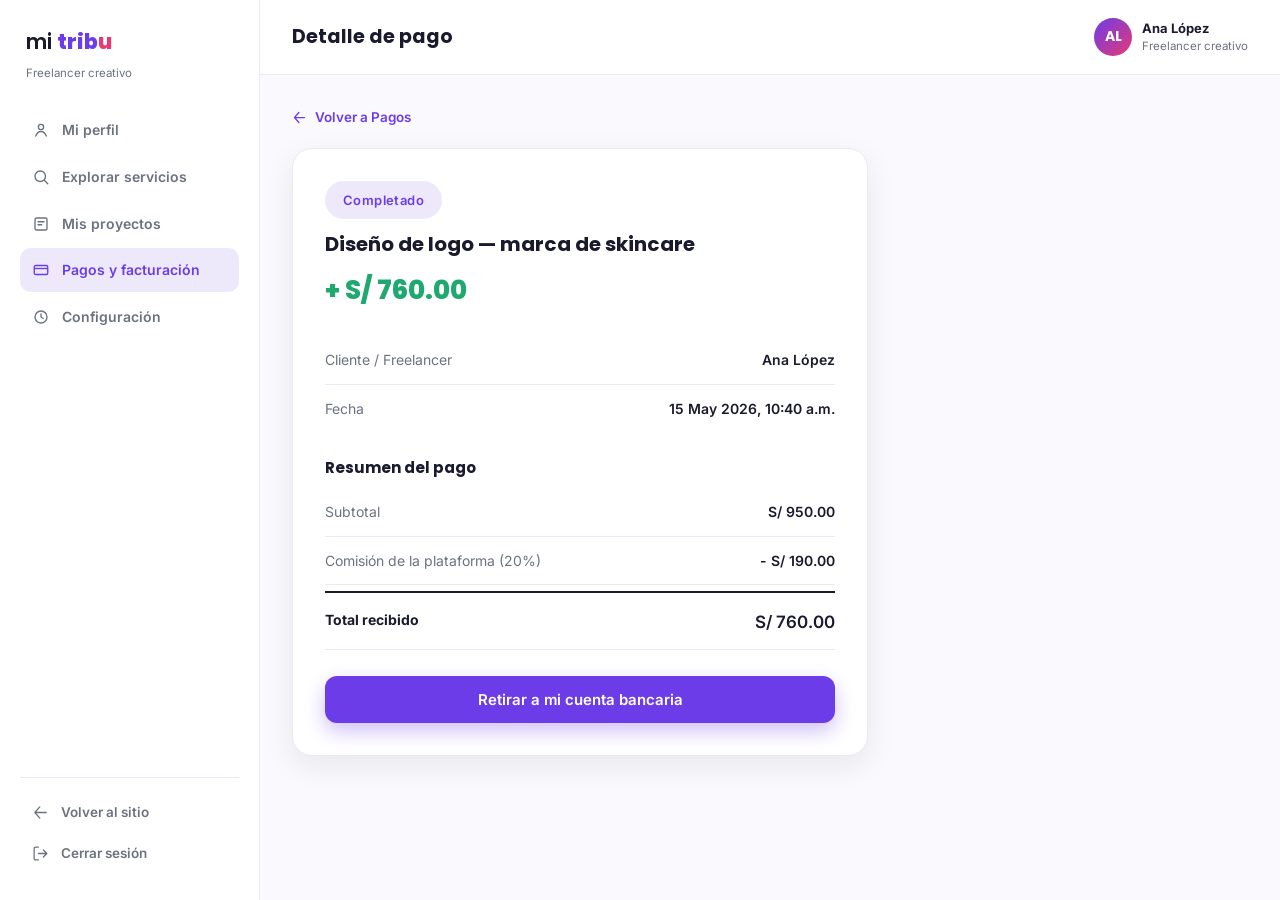
<file: app/detalle-pago.html>
<!DOCTYPE html>
<html lang="es">
<head>
<meta charset="UTF-8">
<meta name="viewport" content="width=device-width, initial-scale=1.0">
<title>Detalle de pago — mi tribu</title>
<link rel="preconnect" href="https://fonts.googleapis.com">
<link rel="preconnect" href="https://fonts.gstatic.com" crossorigin>
<link href="https://fonts.googleapis.com/css2?family=Poppins:wght@500;600;700;800&family=Inter:wght@400;500;600;700&display=swap" rel="stylesheet">
<link rel="stylesheet" href="../style.css">
<link rel="stylesheet" href="dashboard.css">
</head>
<body class="app-body">

<div class="sidebar-overlay"></div>
<div class="app-shell">

  <aside class="sidebar">
    <button class="sidebar-close" aria-label="Cerrar menú"><svg width="20" height="20" viewBox="0 0 24 24" fill="none"><path d="M6 6l12 12M18 6L6 18" stroke="#1A1A2E" stroke-width="2" stroke-linecap="round"/></svg></button>
    <div class="sidebar-logo">mi <b>trib</b><b class="u">u</b></div>
    <div class="sidebar-role js-user-role">Panel</div>
    <ul class="sidebar-nav">
      <li><a href="perfil.html"><svg width="18" height="18" viewBox="0 0 24 24" fill="none"><circle cx="12" cy="8" r="3.5" stroke="currentColor" stroke-width="1.8"/><path d="M5 20c1.5-4 4.5-6 7-6s5.5 2 7 6" stroke="currentColor" stroke-width="1.8" stroke-linecap="round"/></svg>Mi perfil</a></li>
      <li><a href="../servicios.html"><svg width="18" height="18" viewBox="0 0 24 24" fill="none"><circle cx="11" cy="11" r="7" stroke="currentColor" stroke-width="1.8"/><path d="M21 21l-4.3-4.3" stroke="currentColor" stroke-width="1.8" stroke-linecap="round"/></svg>Explorar servicios</a></li>
      <li><a href="propuestas.html"><svg width="18" height="18" viewBox="0 0 24 24" fill="none"><rect x="4" y="4" width="16" height="16" rx="2" stroke="currentColor" stroke-width="1.8"/><path d="M8 9h8M8 13h5" stroke="currentColor" stroke-width="1.8" stroke-linecap="round"/></svg>Mis proyectos</a></li>
      <li><a href="pagos.html" class="active"><svg width="18" height="18" viewBox="0 0 24 24" fill="none"><rect x="3" y="6" width="18" height="12" rx="2" stroke="currentColor" stroke-width="1.8"/><path d="M3 10h18" stroke="currentColor" stroke-width="1.8"/></svg>Pagos y facturación</a></li>
      <li><a href="#" onclick="return false;"><svg width="18" height="18" viewBox="0 0 24 24" fill="none"><circle cx="12" cy="12" r="8" stroke="currentColor" stroke-width="1.8"/><path d="M12 8v4l3 2" stroke="currentColor" stroke-width="1.8" stroke-linecap="round"/></svg>Configuración</a></li>
    </ul>
    <div class="sidebar-foot">
      <a href="../index.html"><svg width="17" height="17" viewBox="0 0 24 24" fill="none"><path d="M11 4l-7 8 7 8M4 12h16" stroke="currentColor" stroke-width="1.8" stroke-linecap="round" stroke-linejoin="round"/></svg>Volver al sitio</a>
      <a href="#" class="js-logout"><svg width="17" height="17" viewBox="0 0 24 24" fill="none"><path d="M9 21H5a2 2 0 0 1-2-2V5a2 2 0 0 1 2-2h4M16 17l5-5-5-5M21 12H9" stroke="currentColor" stroke-width="1.8" stroke-linecap="round" stroke-linejoin="round"/></svg>Cerrar sesión</a>
    </div>
  </aside>

  <div>
    <div class="topbar">
      <div style="display:flex;align-items:center;gap:14px;">
        <button class="sidebar-toggle icon-btn" aria-label="Abrir menú"><svg width="18" height="18" viewBox="0 0 24 24" fill="none"><path d="M3 6h18M3 12h18M3 18h18" stroke="#1A1A2E" stroke-width="2" stroke-linecap="round"/></svg></button>
        <div class="topbar-title">Detalle de pago</div>
      </div>
      <div class="topbar-right">
        <div class="topbar-avatar">
          <div class="avatar-circle grad-circle js-user-initials">AL</div>
          <div class="who"><div class="name js-user-name">Ana López</div><div class="role js-user-role">Freelancer creativo</div></div>
        </div>
      </div>
    </div>

    <main class="app-main" id="txDetail" style="max-width:640px;">
      <a href="pagos.html" style="display:inline-flex;align-items:center;gap:8px;font-size:13.5px;font-weight:600;color:var(--purple);margin-bottom:20px;">
        <svg width="15" height="15" viewBox="0 0 24 24" fill="none"><path d="M11 4l-7 8 7 8M4 12h16" stroke="currentColor" stroke-width="2" stroke-linecap="round" stroke-linejoin="round"/></svg>
        Volver a Pagos
      </a>

      <div class="card">
        <div style="display:flex;justify-content:space-between;align-items:flex-start;gap:14px;flex-wrap:wrap;">
          <div>
            <span class="pill" style="background:var(--lilac);color:var(--purple);" id="tx-status">Completado</span>
            <h3 style="font-size:20px;margin-top:14px;" id="tx-title">Diseño de logo — marca de skincare</h3>
          </div>
          <div style="font-family:'Poppins',sans-serif;font-weight:800;font-size:26px;" id="tx-amount-badge">+ S/ 760.00</div>
        </div>

        <div style="margin-top:26px;">
          <div class="review-row"><span class="rlab">Cliente / Freelancer</span><span class="rval" id="tx-name">Ana López</span></div>
          <div class="review-row"><span class="rlab">Fecha</span><span class="rval" id="tx-date">15 May 2026</span></div>
        </div>

        <h4 style="font-size:15px;margin:26px 0 12px;">Resumen del pago</h4>
        <div class="review-row"><span class="rlab">Subtotal</span><span class="rval" id="tx-subtotal">S/ 950.00</span></div>
        <div class="review-row"><span class="rlab">Comisión de la plataforma (20%)</span><span class="rval" id="tx-comision">- S/ 190.00</span></div>
        <div class="review-row" style="border-top:2px solid var(--navy);padding-top:16px;margin-top:6px;">
          <span class="rlab" style="font-weight:700;color:var(--navy);">Total recibido</span>
          <span class="rval" id="tx-total" style="font-size:17px;">S/ 760.00</span>
        </div>

        <button class="btn btn-primary js-withdraw" style="width:100%;margin-top:26px;">Retirar a mi cuenta bancaria</button>
      </div>
    </main>
  </div>
</div>

<div class="toast" id="toast"></div>
<script src="dashboard.js"></script>
</body>
</html>
</file>
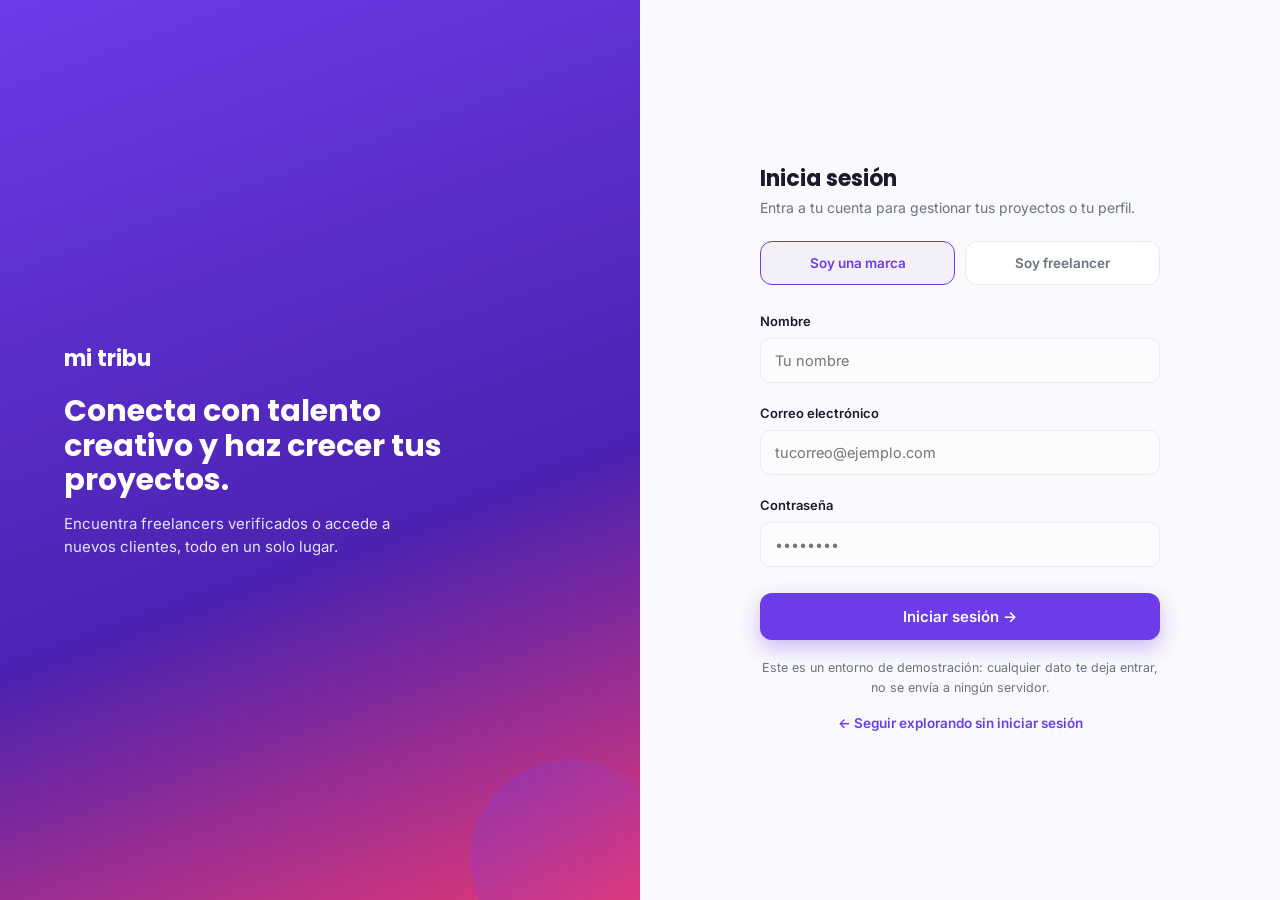
<file: app/login.html>
<!DOCTYPE html>
<html lang="es">
<head>
<meta charset="UTF-8">
<meta name="viewport" content="width=device-width, initial-scale=1.0">
<title>Iniciar sesión — mi tribu</title>
<link rel="preconnect" href="https://fonts.googleapis.com">
<link rel="preconnect" href="https://fonts.gstatic.com" crossorigin>
<link href="https://fonts.googleapis.com/css2?family=Poppins:wght@500;600;700;800&family=Inter:wght@400;500;600;700&display=swap" rel="stylesheet">
<link rel="stylesheet" href="../style.css">
<link rel="stylesheet" href="dashboard.css">
</head>
<body class="app-body">

<div class="login-grid">
  <div class="login-brand">
    <a href="../index.html" style="color:#fff;font-family:'Poppins',sans-serif;font-weight:700;font-size:22px;">mi tribu</a>
    <h2>Conecta con talento creativo y haz crecer tus proyectos.</h2>
    <p>Encuentra freelancers verificados o accede a nuevos clientes, todo en un solo lugar.</p>
    <div class="hero-orb grad-circle" style="position:absolute;bottom:-60px;right:-30px;width:200px;height:200px;opacity:0.35;"></div>
  </div>

  <div class="login-form-side">
    <div class="login-box">
      <h3 style="font-size:22px;margin-bottom:6px;">Inicia sesión</h3>
      <p style="font-size:14px;color:var(--gray);margin-bottom:6px;">Entra a tu cuenta para gestionar tus proyectos o tu perfil.</p>

      <div class="role-toggle">
        <button type="button" class="active" data-role="marca">Soy una marca</button>
        <button type="button" data-role="freelancer">Soy freelancer</button>
      </div>

      <form id="loginForm" novalidate>
        <div class="field">
          <label for="f-login-nombre">Nombre</label>
          <input type="text" id="f-login-nombre" required placeholder="Tu nombre">
          <div class="field-error">Ingresa tu nombre.</div>
        </div>
        <div class="field">
          <label for="f-login-email">Correo electrónico</label>
          <input type="email" id="f-login-email" required placeholder="tucorreo@ejemplo.com">
          <div class="field-error">Ingresa un correo válido.</div>
        </div>
        <div class="field">
          <label for="f-login-pass">Contraseña</label>
          <input type="password" id="f-login-pass" required placeholder="••••••••">
          <div class="field-error">Ingresa tu contraseña.</div>
        </div>
        <button type="submit" class="btn btn-primary" style="width:100%;margin-top:6px;">Iniciar sesión →</button>
      </form>

      <p style="font-size:12.5px;color:var(--gray);margin-top:18px;text-align:center;">
        Este es un entorno de demostración: cualquier dato te deja entrar, no se envía a ningún servidor.
      </p>
      <p style="font-size:13.5px;text-align:center;margin-top:16px;">
        <a href="../index.html" style="color:var(--purple);font-weight:600;">← Seguir explorando sin iniciar sesión</a>
      </p>
    </div>
  </div>
</div>

<script src="dashboard.js"></script>
</body>
</html>
</file>
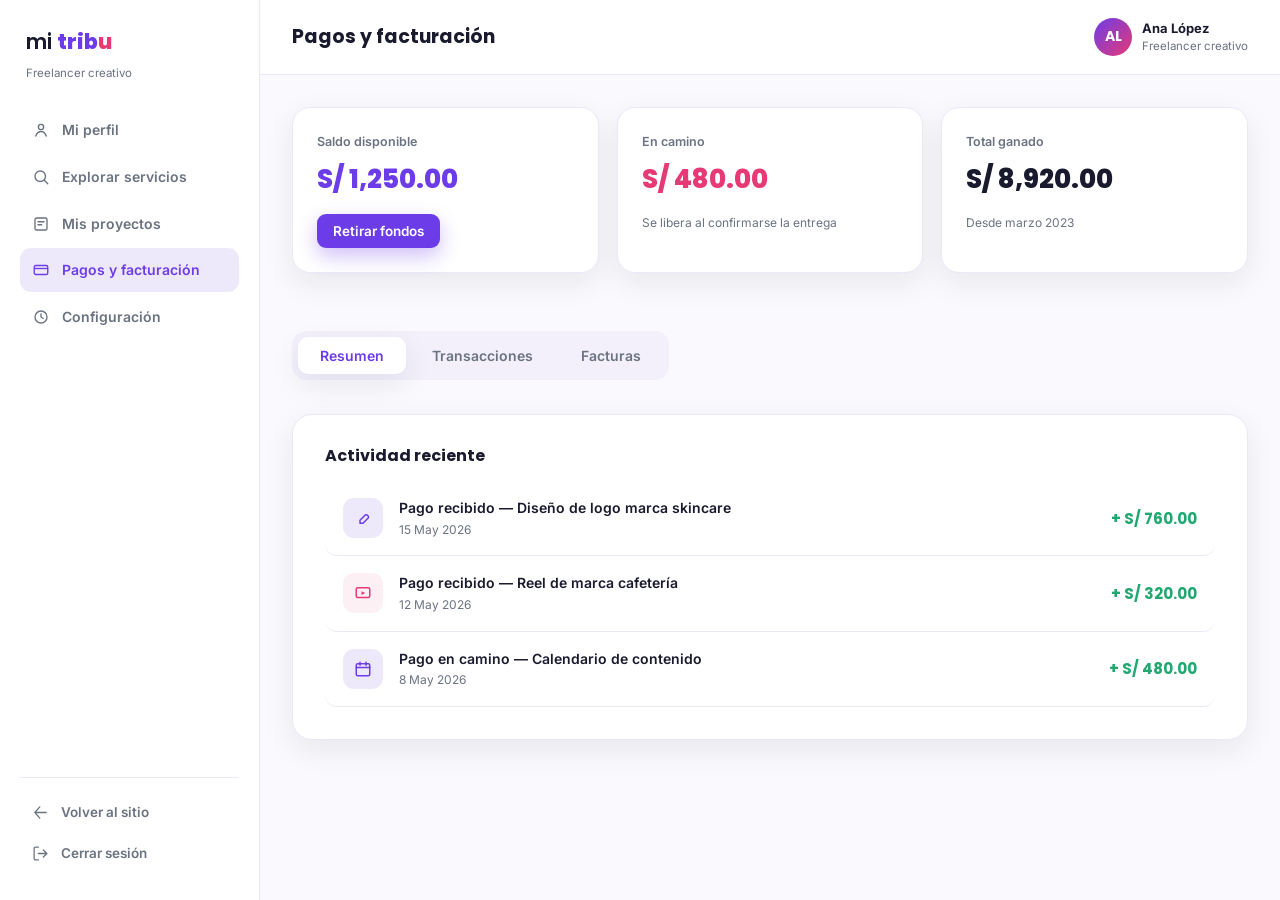
<file: app/pagos.html>
<!DOCTYPE html>
<html lang="es">
<head>
<meta charset="UTF-8">
<meta name="viewport" content="width=device-width, initial-scale=1.0">
<title>Pagos y facturación — mi tribu</title>
<link rel="preconnect" href="https://fonts.googleapis.com">
<link rel="preconnect" href="https://fonts.gstatic.com" crossorigin>
<link href="https://fonts.googleapis.com/css2?family=Poppins:wght@500;600;700;800&family=Inter:wght@400;500;600;700&display=swap" rel="stylesheet">
<link rel="stylesheet" href="../style.css">
<link rel="stylesheet" href="dashboard.css">
</head>
<body class="app-body">

<div class="sidebar-overlay"></div>
<div class="app-shell">

  <aside class="sidebar">
    <button class="sidebar-close" aria-label="Cerrar menú"><svg width="20" height="20" viewBox="0 0 24 24" fill="none"><path d="M6 6l12 12M18 6L6 18" stroke="#1A1A2E" stroke-width="2" stroke-linecap="round"/></svg></button>
    <div class="sidebar-logo">mi <b>trib</b><b class="u">u</b></div>
    <div class="sidebar-role js-user-role">Panel</div>
    <ul class="sidebar-nav">
      <li><a href="perfil.html"><svg width="18" height="18" viewBox="0 0 24 24" fill="none"><circle cx="12" cy="8" r="3.5" stroke="currentColor" stroke-width="1.8"/><path d="M5 20c1.5-4 4.5-6 7-6s5.5 2 7 6" stroke="currentColor" stroke-width="1.8" stroke-linecap="round"/></svg>Mi perfil</a></li>
      <li><a href="../servicios.html"><svg width="18" height="18" viewBox="0 0 24 24" fill="none"><circle cx="11" cy="11" r="7" stroke="currentColor" stroke-width="1.8"/><path d="M21 21l-4.3-4.3" stroke="currentColor" stroke-width="1.8" stroke-linecap="round"/></svg>Explorar servicios</a></li>
      <li><a href="propuestas.html"><svg width="18" height="18" viewBox="0 0 24 24" fill="none"><rect x="4" y="4" width="16" height="16" rx="2" stroke="currentColor" stroke-width="1.8"/><path d="M8 9h8M8 13h5" stroke="currentColor" stroke-width="1.8" stroke-linecap="round"/></svg>Mis proyectos</a></li>
      <li><a href="pagos.html" class="active"><svg width="18" height="18" viewBox="0 0 24 24" fill="none"><rect x="3" y="6" width="18" height="12" rx="2" stroke="currentColor" stroke-width="1.8"/><path d="M3 10h18" stroke="currentColor" stroke-width="1.8"/></svg>Pagos y facturación</a></li>
      <li><a href="#" onclick="return false;"><svg width="18" height="18" viewBox="0 0 24 24" fill="none"><circle cx="12" cy="12" r="8" stroke="currentColor" stroke-width="1.8"/><path d="M12 8v4l3 2" stroke="currentColor" stroke-width="1.8" stroke-linecap="round"/></svg>Configuración</a></li>
    </ul>
    <div class="sidebar-foot">
      <a href="../index.html"><svg width="17" height="17" viewBox="0 0 24 24" fill="none"><path d="M11 4l-7 8 7 8M4 12h16" stroke="currentColor" stroke-width="1.8" stroke-linecap="round" stroke-linejoin="round"/></svg>Volver al sitio</a>
      <a href="#" class="js-logout"><svg width="17" height="17" viewBox="0 0 24 24" fill="none"><path d="M9 21H5a2 2 0 0 1-2-2V5a2 2 0 0 1 2-2h4M16 17l5-5-5-5M21 12H9" stroke="currentColor" stroke-width="1.8" stroke-linecap="round" stroke-linejoin="round"/></svg>Cerrar sesión</a>
    </div>
  </aside>

  <div>
    <div class="topbar">
      <div style="display:flex;align-items:center;gap:14px;">
        <button class="sidebar-toggle icon-btn" aria-label="Abrir menú"><svg width="18" height="18" viewBox="0 0 24 24" fill="none"><path d="M3 6h18M3 12h18M3 18h18" stroke="#1A1A2E" stroke-width="2" stroke-linecap="round"/></svg></button>
        <div class="topbar-title">Pagos y facturación</div>
      </div>
      <div class="topbar-right">
        <div class="topbar-avatar">
          <div class="avatar-circle grad-circle js-user-initials">AL</div>
          <div class="who"><div class="name js-user-name">Ana López</div><div class="role js-user-role">Freelancer creativo</div></div>
        </div>
      </div>
    </div>

    <main class="app-main">

      <div class="balance-grid">
        <div class="balance-card">
          <div class="blab">Saldo disponible</div>
          <div class="bval" style="color:var(--purple);">S/ 1,250.00</div>
          <button class="btn btn-primary btn-sm js-withdraw" style="margin-top:14px;">Retirar fondos</button>
        </div>
        <div class="balance-card">
          <div class="blab">En camino</div>
          <div class="bval" style="color:var(--pink);">S/ 480.00</div>
          <p style="font-size:12px;color:var(--gray);margin-top:14px;">Se libera al confirmarse la entrega</p>
        </div>
        <div class="balance-card">
          <div class="blab">Total ganado</div>
          <div class="bval">S/ 8,920.00</div>
          <p style="font-size:12px;color:var(--gray);margin-top:14px;">Desde marzo 2023</p>
        </div>
      </div>

      <div class="tab-row" data-tabgroup="pagos">
        <button class="tab-btn active" data-tab="resumen">Resumen</button>
        <button class="tab-btn" data-tab="transacciones">Transacciones</button>
        <button class="tab-btn" data-tab="facturas">Facturas</button>
      </div>

      <div class="tab-panel active" data-panel-group="pagos" data-panel="resumen">
        <div class="card" style="margin-top:26px;">
          <h4 style="font-size:16px;margin-bottom:16px;">Actividad reciente</h4>
          <div class="tx-row" data-tx="tx1">
            <div class="tx-icon" style="background:var(--lilac);"><svg width="18" height="18" viewBox="0 0 24 24" fill="none"><path d="M12 19l7-7a3 3 0 0 0-4-4l-7 7v4h4z" stroke="#6C3CE9" stroke-width="2" stroke-linejoin="round"/></svg></div>
            <div class="tx-info"><div class="ttitle">Pago recibido — Diseño de logo marca skincare</div><div class="tdate">15 May 2026</div></div>
            <div class="tx-amount pos">+ S/ 760.00</div>
          </div>
          <div class="tx-row" data-tx="tx2">
            <div class="tx-icon" style="background:var(--pink-soft);"><svg width="18" height="18" viewBox="0 0 24 24" fill="none"><rect x="3" y="5" width="18" height="13" rx="2" stroke="#E63975" stroke-width="2"/><path d="M10 9.5l5 2.5-5 2.5v-5z" fill="#E63975"/></svg></div>
            <div class="tx-info"><div class="ttitle">Pago recibido — Reel de marca cafetería</div><div class="tdate">12 May 2026</div></div>
            <div class="tx-amount pos">+ S/ 320.00</div>
          </div>
          <div class="tx-row" data-tx="tx3">
            <div class="tx-icon" style="background:var(--lilac);"><svg width="18" height="18" viewBox="0 0 24 24" fill="none"><rect x="3" y="5" width="18" height="16" rx="2" stroke="#6C3CE9" stroke-width="2"/><path d="M3 10h18M8 3v4M16 3v4" stroke="#6C3CE9" stroke-width="2" stroke-linecap="round"/></svg></div>
            <div class="tx-info"><div class="ttitle">Pago en camino — Calendario de contenido</div><div class="tdate">8 May 2026</div></div>
            <div class="tx-amount pos">+ S/ 480.00</div>
          </div>
        </div>
      </div>

      <div class="tab-panel" data-panel-group="pagos" data-panel="transacciones">
        <div class="card" style="margin-top:26px;">
          <h4 style="font-size:16px;margin-bottom:16px;">Todas las transacciones</h4>
          <div class="tx-row" data-tx="tx1">
            <div class="tx-icon" style="background:var(--lilac);"><svg width="18" height="18" viewBox="0 0 24 24" fill="none"><path d="M12 19l7-7a3 3 0 0 0-4-4l-7 7v4h4z" stroke="#6C3CE9" stroke-width="2" stroke-linejoin="round"/></svg></div>
            <div class="tx-info"><div class="ttitle">Diseño de logo marca skincare</div><div class="tdate">15 May 2026 · Completado</div></div>
            <div class="tx-amount pos">+ S/ 760.00</div>
          </div>
          <div class="tx-row" data-tx="tx2">
            <div class="tx-icon" style="background:var(--pink-soft);"><svg width="18" height="18" viewBox="0 0 24 24" fill="none"><rect x="3" y="5" width="18" height="13" rx="2" stroke="#E63975" stroke-width="2"/><path d="M10 9.5l5 2.5-5 2.5v-5z" fill="#E63975"/></svg></div>
            <div class="tx-info"><div class="ttitle">Reel de marca cafetería local</div><div class="tdate">12 May 2026 · Completado</div></div>
            <div class="tx-amount pos">+ S/ 320.00</div>
          </div>
          <div class="tx-row" data-tx="tx3">
            <div class="tx-icon" style="background:var(--lilac);"><svg width="18" height="18" viewBox="0 0 24 24" fill="none"><rect x="3" y="5" width="18" height="16" rx="2" stroke="#6C3CE9" stroke-width="2"/><path d="M3 10h18M8 3v4M16 3v4" stroke="#6C3CE9" stroke-width="2" stroke-linecap="round"/></svg></div>
            <div class="tx-info"><div class="ttitle">Calendario de contenido tienda de ropa</div><div class="tdate">8 May 2026 · En camino</div></div>
            <div class="tx-amount pos">+ S/ 480.00</div>
          </div>
          <div class="tx-row" data-tx="tx4">
            <div class="tx-icon" style="background:var(--pink-soft);"><svg width="18" height="18" viewBox="0 0 24 24" fill="none"><path d="M17 8V6a4 4 0 0 0-8 0v2M5 8h14v12H5z" stroke="#E63975" stroke-width="2"/></svg></div>
            <div class="tx-info"><div class="ttitle">Pago a freelancer — Identidad visual</div><div class="tdate">5 May 2026 · Completado</div></div>
            <div class="tx-amount neg">- S/ 700.00</div>
          </div>
        </div>
      </div>

      <div class="tab-panel" data-panel-group="pagos" data-panel="facturas">
        <div class="card" style="margin-top:26px;">
          <h4 style="font-size:16px;margin-bottom:10px;">Facturas</h4>
          <p style="font-size:13.5px;color:var(--gray);">Aún no tienes facturas generadas. Se crean automáticamente cuando completas un proyecto y retiras tus fondos.</p>
        </div>
      </div>

    </main>
  </div>
</div>

<div class="toast" id="toast"></div>
<script src="dashboard.js"></script>
</body>
</html>
</file>
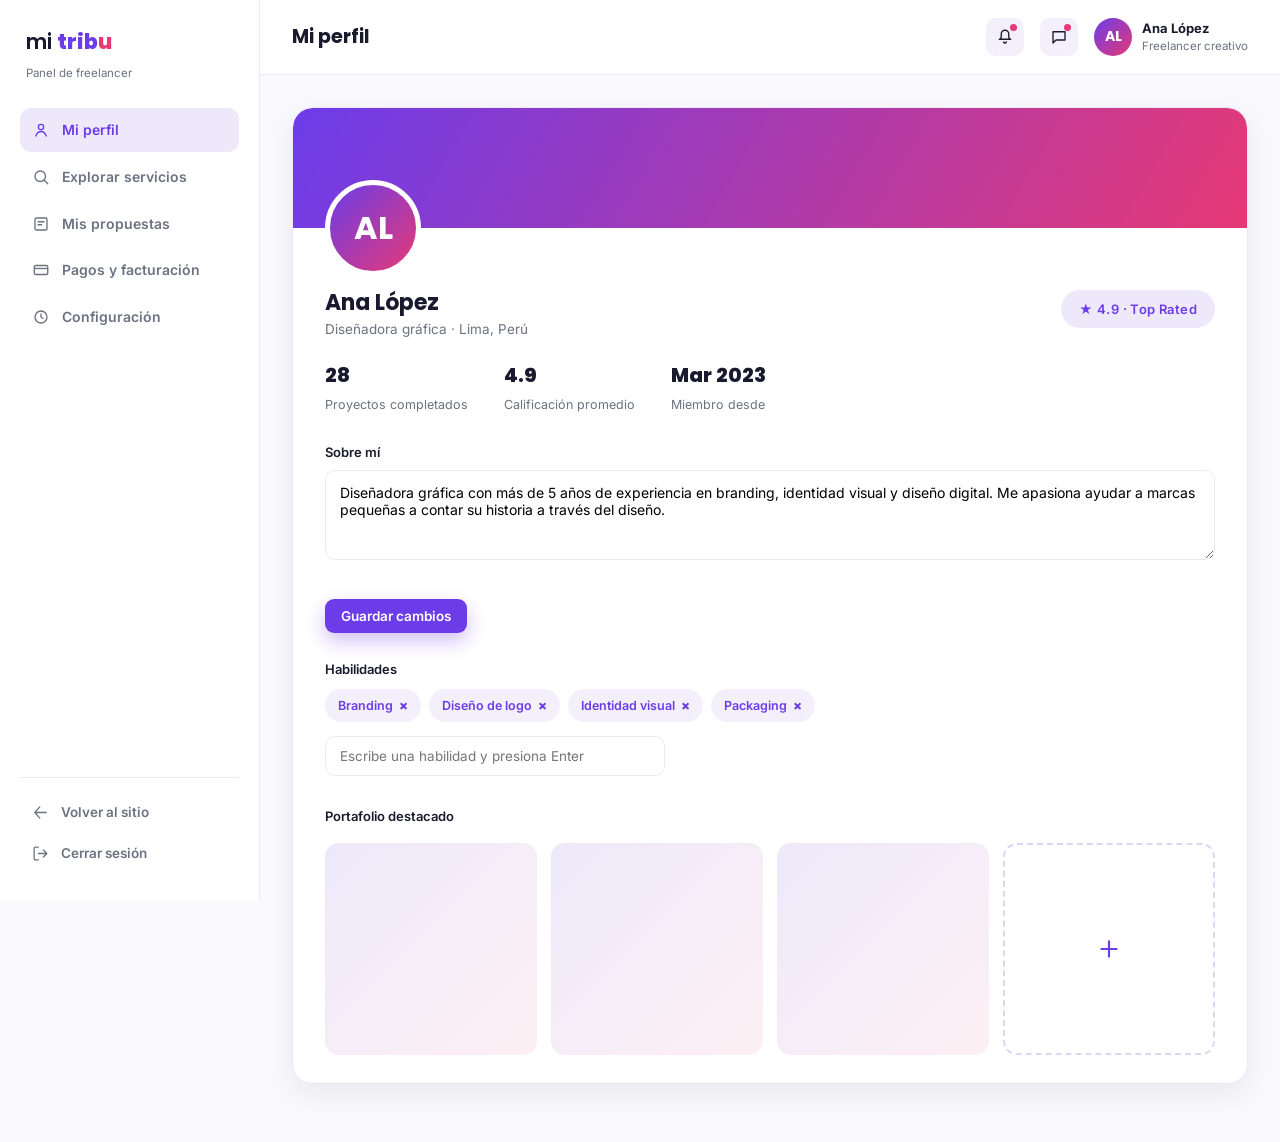
<file: app/perfil.html>
<!DOCTYPE html>
<html lang="es">
<head>
<meta charset="UTF-8">
<meta name="viewport" content="width=device-width, initial-scale=1.0">
<title>Mi perfil — mi tribu</title>
<link rel="preconnect" href="https://fonts.googleapis.com">
<link rel="preconnect" href="https://fonts.gstatic.com" crossorigin>
<link href="https://fonts.googleapis.com/css2?family=Poppins:wght@500;600;700;800&family=Inter:wght@400;500;600;700&display=swap" rel="stylesheet">
<link rel="stylesheet" href="../style.css">
<link rel="stylesheet" href="dashboard.css">
</head>
<body class="app-body">

<div class="sidebar-overlay"></div>
<div class="app-shell">

  <aside class="sidebar">
    <button class="sidebar-close" aria-label="Cerrar menú"><svg width="20" height="20" viewBox="0 0 24 24" fill="none"><path d="M6 6l12 12M18 6L6 18" stroke="#1A1A2E" stroke-width="2" stroke-linecap="round"/></svg></button>
    <div class="sidebar-logo">mi <b>trib</b><b class="u">u</b></div>
    <div class="sidebar-role">Panel de freelancer</div>
    <ul class="sidebar-nav">
      <li><a href="perfil.html" class="active"><svg width="18" height="18" viewBox="0 0 24 24" fill="none"><circle cx="12" cy="8" r="3.5" stroke="currentColor" stroke-width="1.8"/><path d="M5 20c1.5-4 4.5-6 7-6s5.5 2 7 6" stroke="currentColor" stroke-width="1.8" stroke-linecap="round"/></svg>Mi perfil</a></li>
      <li><a href="../servicios.html"><svg width="18" height="18" viewBox="0 0 24 24" fill="none"><circle cx="11" cy="11" r="7" stroke="currentColor" stroke-width="1.8"/><path d="M21 21l-4.3-4.3" stroke="currentColor" stroke-width="1.8" stroke-linecap="round"/></svg>Explorar servicios</a></li>
      <li><a href="propuestas.html"><svg width="18" height="18" viewBox="0 0 24 24" fill="none"><rect x="4" y="4" width="16" height="16" rx="2" stroke="currentColor" stroke-width="1.8"/><path d="M8 9h8M8 13h5" stroke="currentColor" stroke-width="1.8" stroke-linecap="round"/></svg>Mis propuestas</a></li>
      <li><a href="pagos.html"><svg width="18" height="18" viewBox="0 0 24 24" fill="none"><rect x="3" y="6" width="18" height="12" rx="2" stroke="currentColor" stroke-width="1.8"/><path d="M3 10h18" stroke="currentColor" stroke-width="1.8"/></svg>Pagos y facturación</a></li>
      <li><a href="#" onclick="return false;"><svg width="18" height="18" viewBox="0 0 24 24" fill="none"><circle cx="12" cy="12" r="8" stroke="currentColor" stroke-width="1.8"/><path d="M12 8v4l3 2" stroke="currentColor" stroke-width="1.8" stroke-linecap="round"/></svg>Configuración</a></li>
    </ul>
    <div class="sidebar-foot">
      <a href="../index.html"><svg width="17" height="17" viewBox="0 0 24 24" fill="none"><path d="M11 4l-7 8 7 8M4 12h16" stroke="currentColor" stroke-width="1.8" stroke-linecap="round" stroke-linejoin="round"/></svg>Volver al sitio</a>
      <a href="#" class="js-logout"><svg width="17" height="17" viewBox="0 0 24 24" fill="none"><path d="M9 21H5a2 2 0 0 1-2-2V5a2 2 0 0 1 2-2h4M16 17l5-5-5-5M21 12H9" stroke="currentColor" stroke-width="1.8" stroke-linecap="round" stroke-linejoin="round"/></svg>Cerrar sesión</a>
    </div>
  </aside>

  <div>
    <div class="topbar">
      <div style="display:flex;align-items:center;gap:14px;">
        <button class="sidebar-toggle icon-btn" aria-label="Abrir menú"><svg width="18" height="18" viewBox="0 0 24 24" fill="none"><path d="M3 6h18M3 12h18M3 18h18" stroke="#1A1A2E" stroke-width="2" stroke-linecap="round"/></svg></button>
        <div class="topbar-title">Mi perfil</div>
      </div>
      <div class="topbar-right">
        <button class="icon-btn" aria-label="Notificaciones"><svg width="18" height="18" viewBox="0 0 24 24" fill="none"><path d="M12 3a5 5 0 0 0-5 5v3.5c0 .8-.3 1.6-.9 2.2L5 15h14l-1.1-1.3c-.6-.6-.9-1.4-.9-2.2V8a5 5 0 0 0-5-5z" stroke="#1A1A2E" stroke-width="1.8"/><path d="M10 18a2 2 0 0 0 4 0" stroke="#1A1A2E" stroke-width="1.8"/></svg><span class="dot"></span></button>
        <button class="icon-btn" aria-label="Mensajes"><svg width="18" height="18" viewBox="0 0 24 24" fill="none"><path d="M4 5h16v11H8l-4 4V5z" stroke="#1A1A2E" stroke-width="1.8" stroke-linejoin="round"/></svg><span class="dot"></span></button>
        <div class="topbar-avatar">
          <div class="avatar-circle grad-circle js-user-initials">AL</div>
          <div class="who"><div class="name js-user-name">Ana López</div><div class="role js-user-role">Freelancer creativo</div></div>
        </div>
      </div>
    </div>

    <main class="app-main">

      <div class="profile-card">
        <div class="profile-cover"></div>
        <div class="profile-body">
          <div class="avatar-circle profile-avatar grad-circle js-user-initials">AL</div>
          <div class="profile-name-row">
            <div>
              <h2 style="font-size:22px;" class="js-user-name">Ana López</h2>
              <p style="font-size:13.5px;color:var(--gray);margin-top:4px;">Diseñadora gráfica · Lima, Perú</p>
            </div>
            <span class="pill" style="background:var(--lilac);color:var(--purple);">★ 4.9 · Top Rated</span>
          </div>

          <div class="profile-stats">
            <div class="pstat"><b>28</b><span>Proyectos completados</span></div>
            <div class="pstat"><b>4.9</b><span>Calificación promedio</span></div>
            <div class="pstat"><b>Mar 2023</b><span>Miembro desde</span></div>
          </div>

          <div style="margin-top:26px;">
            <label style="display:block;font-size:13px;font-weight:600;margin-bottom:8px;">Sobre mí</label>
            <textarea id="bioField" class="field" style="width:100%;padding:13px 14px;border-radius:10px;border:1.5px solid var(--border);font-size:14px;font-family:'Inter',sans-serif;min-height:90px;">Diseñadora gráfica con más de 5 años de experiencia en branding, identidad visual y diseño digital. Me apasiona ayudar a marcas pequeñas a contar su historia a través del diseño.</textarea>
            <button id="saveBioBtn" class="btn btn-primary btn-sm" style="margin-top:12px;">Guardar cambios</button>
          </div>

          <div style="margin-top:26px;">
            <label style="display:block;font-size:13px;font-weight:600;margin-bottom:10px;">Habilidades</label>
            <div id="skillsWrap"></div>
            <input id="skillInput" type="text" placeholder="Escribe una habilidad y presiona Enter" style="margin-top:6px;width:100%;max-width:340px;padding:11px 14px;border-radius:10px;border:1.5px solid var(--border);font-size:13.5px;font-family:'Inter',sans-serif;">
          </div>

          <div style="margin-top:30px;">
            <label style="display:block;font-size:13px;font-weight:600;margin-bottom:10px;">Portafolio destacado</label>
            <div class="portfolio-grid">
              <div class="portfolio-item"></div>
              <div class="portfolio-item"></div>
              <div class="portfolio-item"></div>
              <button class="portfolio-item portfolio-add js-add-portfolio" aria-label="Agregar al portafolio">
                <svg width="26" height="26" viewBox="0 0 24 24" fill="none"><path d="M12 5v14M5 12h14" stroke="currentColor" stroke-width="2" stroke-linecap="round"/></svg>
              </button>
            </div>
          </div>

        </div>
      </div>

    </main>
  </div>
</div>

<div class="toast" id="toast"></div>
<script src="dashboard.js"></script>
</body>
</html>
</file>
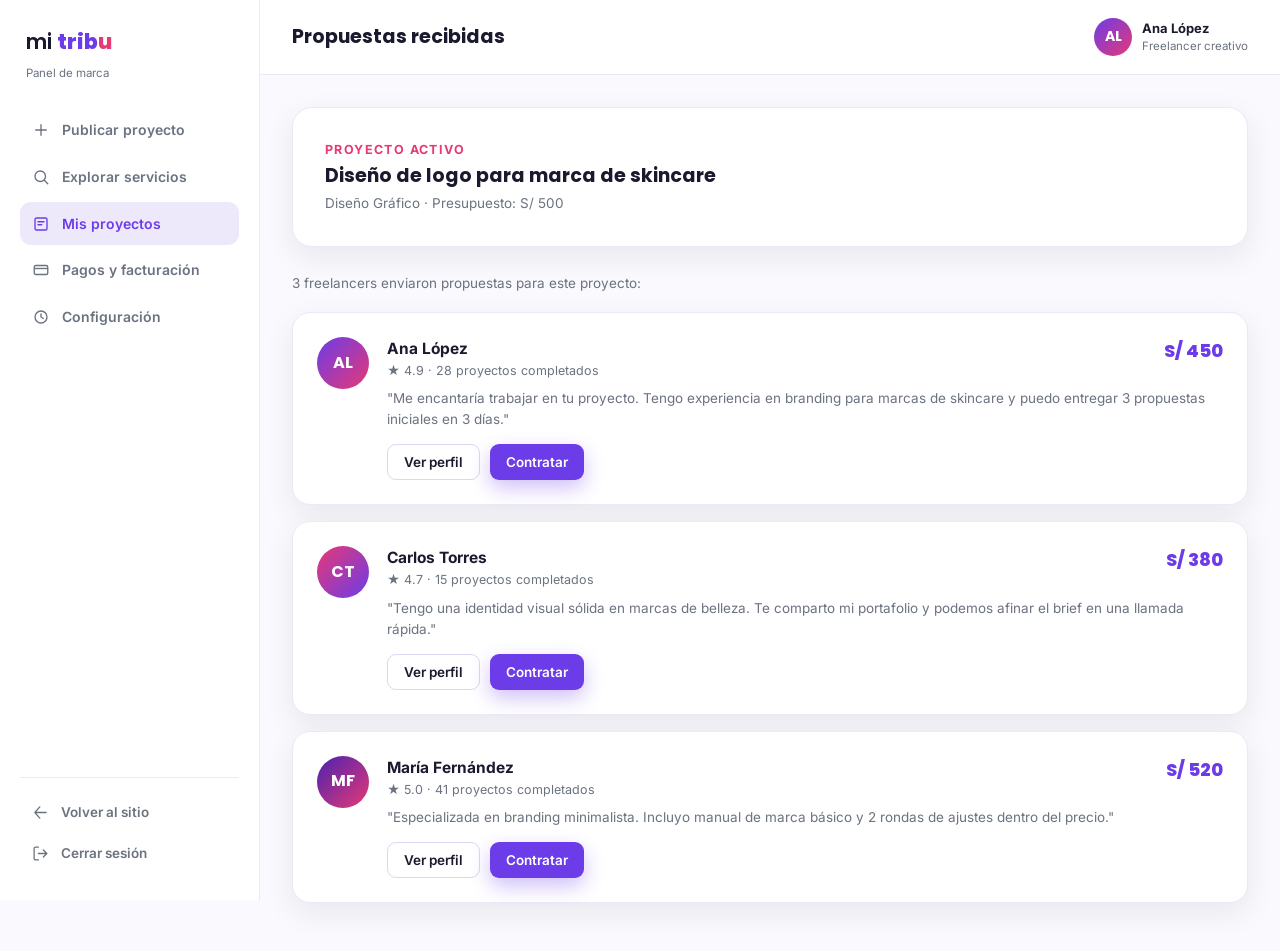
<file: app/propuestas.html>
<!DOCTYPE html>
<html lang="es">
<head>
<meta charset="UTF-8">
<meta name="viewport" content="width=device-width, initial-scale=1.0">
<title>Propuestas recibidas — mi tribu</title>
<link rel="preconnect" href="https://fonts.googleapis.com">
<link rel="preconnect" href="https://fonts.gstatic.com" crossorigin>
<link href="https://fonts.googleapis.com/css2?family=Poppins:wght@500;600;700;800&family=Inter:wght@400;500;600;700&display=swap" rel="stylesheet">
<link rel="stylesheet" href="../style.css">
<link rel="stylesheet" href="dashboard.css">
</head>
<body class="app-body">

<div class="sidebar-overlay"></div>
<div class="app-shell">

  <aside class="sidebar">
    <button class="sidebar-close" aria-label="Cerrar menú"><svg width="20" height="20" viewBox="0 0 24 24" fill="none"><path d="M6 6l12 12M18 6L6 18" stroke="#1A1A2E" stroke-width="2" stroke-linecap="round"/></svg></button>
    <div class="sidebar-logo">mi <b>trib</b><b class="u">u</b></div>
    <div class="sidebar-role">Panel de marca</div>
    <ul class="sidebar-nav">
      <li><a href="publicar-proyecto.html"><svg width="18" height="18" viewBox="0 0 24 24" fill="none"><path d="M12 5v14M5 12h14" stroke="currentColor" stroke-width="1.8" stroke-linecap="round"/></svg>Publicar proyecto</a></li>
      <li><a href="../servicios.html"><svg width="18" height="18" viewBox="0 0 24 24" fill="none"><circle cx="11" cy="11" r="7" stroke="currentColor" stroke-width="1.8"/><path d="M21 21l-4.3-4.3" stroke="currentColor" stroke-width="1.8" stroke-linecap="round"/></svg>Explorar servicios</a></li>
      <li><a href="propuestas.html" class="active"><svg width="18" height="18" viewBox="0 0 24 24" fill="none"><rect x="4" y="4" width="16" height="16" rx="2" stroke="currentColor" stroke-width="1.8"/><path d="M8 9h8M8 13h5" stroke="currentColor" stroke-width="1.8" stroke-linecap="round"/></svg>Mis proyectos</a></li>
      <li><a href="pagos.html"><svg width="18" height="18" viewBox="0 0 24 24" fill="none"><rect x="3" y="6" width="18" height="12" rx="2" stroke="currentColor" stroke-width="1.8"/><path d="M3 10h18" stroke="currentColor" stroke-width="1.8"/></svg>Pagos y facturación</a></li>
      <li><a href="#" onclick="return false;"><svg width="18" height="18" viewBox="0 0 24 24" fill="none"><circle cx="12" cy="12" r="8" stroke="currentColor" stroke-width="1.8"/><path d="M12 8v4l3 2" stroke="currentColor" stroke-width="1.8" stroke-linecap="round"/></svg>Configuración</a></li>
    </ul>
    <div class="sidebar-foot">
      <a href="../index.html"><svg width="17" height="17" viewBox="0 0 24 24" fill="none"><path d="M11 4l-7 8 7 8M4 12h16" stroke="currentColor" stroke-width="1.8" stroke-linecap="round" stroke-linejoin="round"/></svg>Volver al sitio</a>
      <a href="#" class="js-logout"><svg width="17" height="17" viewBox="0 0 24 24" fill="none"><path d="M9 21H5a2 2 0 0 1-2-2V5a2 2 0 0 1 2-2h4M16 17l5-5-5-5M21 12H9" stroke="currentColor" stroke-width="1.8" stroke-linecap="round" stroke-linejoin="round"/></svg>Cerrar sesión</a>
    </div>
  </aside>

  <div>
    <div class="topbar">
      <div style="display:flex;align-items:center;gap:14px;">
        <button class="sidebar-toggle icon-btn" aria-label="Abrir menú"><svg width="18" height="18" viewBox="0 0 24 24" fill="none"><path d="M3 6h18M3 12h18M3 18h18" stroke="#1A1A2E" stroke-width="2" stroke-linecap="round"/></svg></button>
        <div class="topbar-title">Propuestas recibidas</div>
      </div>
      <div class="topbar-right">
        <div class="topbar-avatar">
          <div class="avatar-circle grad-circle js-user-initials">MP</div>
          <div class="who"><div class="name js-user-name">Mi Marca</div><div class="role js-user-role">Marca / emprendedor</div></div>
        </div>
      </div>
    </div>

    <main class="app-main" id="propuestasWrap">
      <div class="card" style="margin-bottom:26px;">
        <span class="eyebrow" style="margin-bottom:6px;">Proyecto activo</span>
        <h3 id="projTitle" style="font-size:19px;">Diseño de logo para marca de skincare</h3>
        <p id="projMeta" style="font-size:13.5px;color:var(--gray);margin-top:6px;">Diseño Gráfico · Presupuesto: S/ 500</p>
      </div>

      <p style="font-size:13.5px;color:var(--gray);margin-bottom:18px;">3 freelancers enviaron propuestas para este proyecto:</p>

      <div class="proposal-card" data-id="p1">
        <div class="proposal-avatar grad-circle">AL</div>
        <div class="proposal-body">
          <div class="proposal-top">
            <div>
              <div style="font-weight:700;font-size:15.5px;">Ana López</div>
              <div style="font-size:12.5px;color:var(--gray);">★ 4.9 · 28 proyectos completados</div>
            </div>
            <div class="proposal-price">S/ 450</div>
          </div>
          <p class="proposal-msg">"Me encantaría trabajar en tu proyecto. Tengo experiencia en branding para marcas de skincare y puedo entregar 3 propuestas iniciales en 3 días."</p>
          <div style="display:flex;gap:10px;margin-top:14px;">
            <button class="btn btn-ghost btn-sm">Ver perfil</button>
            <button class="btn btn-primary btn-sm js-hire">Contratar</button>
          </div>
        </div>
      </div>

      <div class="proposal-card" data-id="p2">
        <div class="proposal-avatar" style="background:linear-gradient(135deg,#E63975,#6C3CE9);">CT</div>
        <div class="proposal-body">
          <div class="proposal-top">
            <div>
              <div style="font-weight:700;font-size:15.5px;">Carlos Torres</div>
              <div style="font-size:12.5px;color:var(--gray);">★ 4.7 · 15 proyectos completados</div>
            </div>
            <div class="proposal-price">S/ 380</div>
          </div>
          <p class="proposal-msg">"Tengo una identidad visual sólida en marcas de belleza. Te comparto mi portafolio y podemos afinar el brief en una llamada rápida."</p>
          <div style="display:flex;gap:10px;margin-top:14px;">
            <button class="btn btn-ghost btn-sm">Ver perfil</button>
            <button class="btn btn-primary btn-sm js-hire">Contratar</button>
          </div>
        </div>
      </div>

      <div class="proposal-card" data-id="p3">
        <div class="proposal-avatar" style="background:linear-gradient(135deg,#4B22B0,#E63975);">MF</div>
        <div class="proposal-body">
          <div class="proposal-top">
            <div>
              <div style="font-weight:700;font-size:15.5px;">María Fernández</div>
              <div style="font-size:12.5px;color:var(--gray);">★ 5.0 · 41 proyectos completados</div>
            </div>
            <div class="proposal-price">S/ 520</div>
          </div>
          <p class="proposal-msg">"Especializada en branding minimalista. Incluyo manual de marca básico y 2 rondas de ajustes dentro del precio."</p>
          <div style="display:flex;gap:10px;margin-top:14px;">
            <button class="btn btn-ghost btn-sm">Ver perfil</button>
            <button class="btn btn-primary btn-sm js-hire">Contratar</button>
          </div>
        </div>
      </div>

    </main>
  </div>
</div>

<div class="toast" id="toast"></div>
<script src="dashboard.js"></script>
</body>
</html>
</file>
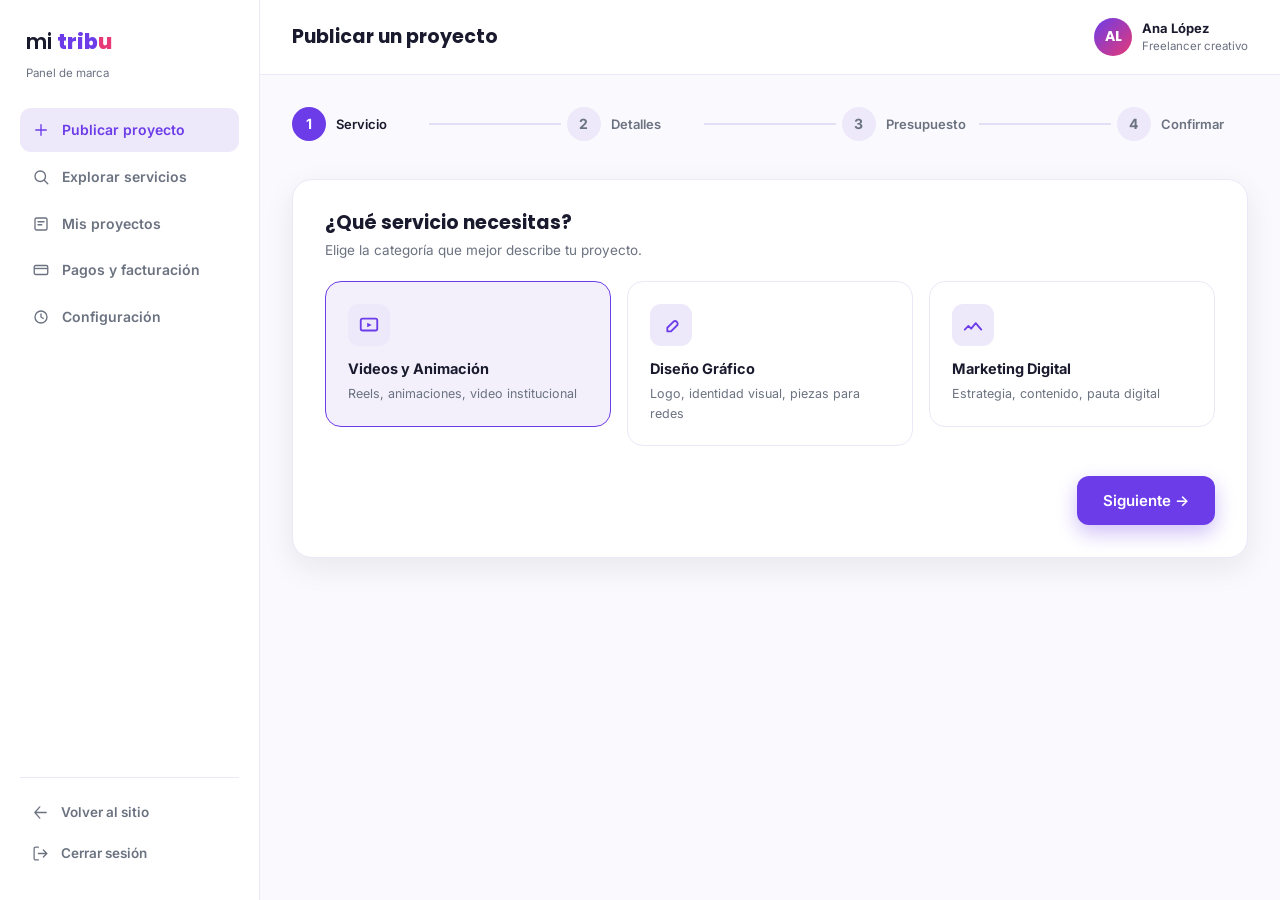
<file: app/publicar-proyecto.html>
<!DOCTYPE html>
<html lang="es">
<head>
<meta charset="UTF-8">
<meta name="viewport" content="width=device-width, initial-scale=1.0">
<title>Publicar un proyecto — mi tribu</title>
<link rel="preconnect" href="https://fonts.googleapis.com">
<link rel="preconnect" href="https://fonts.gstatic.com" crossorigin>
<link href="https://fonts.googleapis.com/css2?family=Poppins:wght@500;600;700;800&family=Inter:wght@400;500;600;700&display=swap" rel="stylesheet">
<link rel="stylesheet" href="../style.css">
<link rel="stylesheet" href="dashboard.css">
</head>
<body class="app-body">

<div class="sidebar-overlay"></div>
<div class="app-shell">

  <aside class="sidebar">
    <button class="sidebar-close" aria-label="Cerrar menú"><svg width="20" height="20" viewBox="0 0 24 24" fill="none"><path d="M6 6l12 12M18 6L6 18" stroke="#1A1A2E" stroke-width="2" stroke-linecap="round"/></svg></button>
    <div class="sidebar-logo">mi <b>trib</b><b class="u">u</b></div>
    <div class="sidebar-role">Panel de marca</div>
    <ul class="sidebar-nav">
      <li><a href="publicar-proyecto.html" class="active"><svg width="18" height="18" viewBox="0 0 24 24" fill="none"><path d="M12 5v14M5 12h14" stroke="currentColor" stroke-width="1.8" stroke-linecap="round"/></svg>Publicar proyecto</a></li>
      <li><a href="../servicios.html"><svg width="18" height="18" viewBox="0 0 24 24" fill="none"><circle cx="11" cy="11" r="7" stroke="currentColor" stroke-width="1.8"/><path d="M21 21l-4.3-4.3" stroke="currentColor" stroke-width="1.8" stroke-linecap="round"/></svg>Explorar servicios</a></li>
      <li><a href="propuestas.html"><svg width="18" height="18" viewBox="0 0 24 24" fill="none"><rect x="4" y="4" width="16" height="16" rx="2" stroke="currentColor" stroke-width="1.8"/><path d="M8 9h8M8 13h5" stroke="currentColor" stroke-width="1.8" stroke-linecap="round"/></svg>Mis proyectos</a></li>
      <li><a href="pagos.html"><svg width="18" height="18" viewBox="0 0 24 24" fill="none"><rect x="3" y="6" width="18" height="12" rx="2" stroke="currentColor" stroke-width="1.8"/><path d="M3 10h18" stroke="currentColor" stroke-width="1.8"/></svg>Pagos y facturación</a></li>
      <li><a href="#" onclick="return false;"><svg width="18" height="18" viewBox="0 0 24 24" fill="none"><circle cx="12" cy="12" r="8" stroke="currentColor" stroke-width="1.8"/><path d="M12 8v4l3 2" stroke="currentColor" stroke-width="1.8" stroke-linecap="round"/></svg>Configuración</a></li>
    </ul>
    <div class="sidebar-foot">
      <a href="../index.html"><svg width="17" height="17" viewBox="0 0 24 24" fill="none"><path d="M11 4l-7 8 7 8M4 12h16" stroke="currentColor" stroke-width="1.8" stroke-linecap="round" stroke-linejoin="round"/></svg>Volver al sitio</a>
      <a href="#" class="js-logout"><svg width="17" height="17" viewBox="0 0 24 24" fill="none"><path d="M9 21H5a2 2 0 0 1-2-2V5a2 2 0 0 1 2-2h4M16 17l5-5-5-5M21 12H9" stroke="currentColor" stroke-width="1.8" stroke-linecap="round" stroke-linejoin="round"/></svg>Cerrar sesión</a>
    </div>
  </aside>

  <div>
    <div class="topbar">
      <div style="display:flex;align-items:center;gap:14px;">
        <button class="sidebar-toggle icon-btn" aria-label="Abrir menú"><svg width="18" height="18" viewBox="0 0 24 24" fill="none"><path d="M3 6h18M3 12h18M3 18h18" stroke="#1A1A2E" stroke-width="2" stroke-linecap="round"/></svg></button>
        <div class="topbar-title">Publicar un proyecto</div>
      </div>
      <div class="topbar-right">
        <div class="topbar-avatar">
          <div class="avatar-circle grad-circle js-user-initials">MP</div>
          <div class="who"><div class="name js-user-name">Mi Marca</div><div class="role js-user-role">Marca / emprendedor</div></div>
        </div>
      </div>
    </div>

    <main class="app-main">
      <div id="wizard">
        <div class="wizard-steps">
          <div class="wstep active" data-step="1"><div class="wnum">1</div><div class="wlabel">Servicio</div></div>
          <div class="wline"></div>
          <div class="wstep" data-step="2"><div class="wnum">2</div><div class="wlabel">Detalles</div></div>
          <div class="wline"></div>
          <div class="wstep" data-step="3"><div class="wnum">3</div><div class="wlabel">Presupuesto</div></div>
          <div class="wline"></div>
          <div class="wstep" data-step="4"><div class="wnum">4</div><div class="wlabel">Confirmar</div></div>
        </div>

        <div class="card">

          <!-- STEP 1 -->
          <div class="wstep-panel active" data-step="1">
            <h3 style="font-size:19px;margin-bottom:6px;">¿Qué servicio necesitas?</h3>
            <p style="font-size:13.5px;color:var(--gray);margin-bottom:20px;">Elige la categoría que mejor describe tu proyecto.</p>
            <div class="service-pick">
              <div>
                <input type="radio" name="servicio" id="sv1" checked>
                <label for="sv1">
                  <div class="spick-icon"><svg width="22" height="22" viewBox="0 0 24 24" fill="none"><rect x="3" y="5" width="18" height="13" rx="2" stroke="#6C3CE9" stroke-width="2"/><path d="M10 9.5l5 2.5-5 2.5v-5z" fill="#6C3CE9"/></svg></div>
                  <div class="spick-title" style="font-weight:700;font-size:14.5px;">Videos y Animación</div>
                  <div style="font-size:12.5px;color:var(--gray);margin-top:4px;">Reels, animaciones, video institucional</div>
                </label>
              </div>
              <div>
                <input type="radio" name="servicio" id="sv2">
                <label for="sv2">
                  <div class="spick-icon"><svg width="22" height="22" viewBox="0 0 24 24" fill="none"><path d="M12 19l7-7a3 3 0 0 0-4-4l-7 7v4h4z" stroke="#6C3CE9" stroke-width="2" stroke-linejoin="round"/></svg></div>
                  <div class="spick-title" style="font-weight:700;font-size:14.5px;">Diseño Gráfico</div>
                  <div style="font-size:12.5px;color:var(--gray);margin-top:4px;">Logo, identidad visual, piezas para redes</div>
                </label>
              </div>
              <div>
                <input type="radio" name="servicio" id="sv3">
                <label for="sv3">
                  <div class="spick-icon"><svg width="22" height="22" viewBox="0 0 24 24" fill="none"><path d="M3 17l4-4 3 3 5-6 6 7" stroke="#6C3CE9" stroke-width="2" stroke-linecap="round" stroke-linejoin="round"/></svg></div>
                  <div class="spick-title" style="font-weight:700;font-size:14.5px;">Marketing Digital</div>
                  <div style="font-size:12.5px;color:var(--gray);margin-top:4px;">Estrategia, contenido, pauta digital</div>
                </label>
              </div>
            </div>
          </div>

          <!-- STEP 2 -->
          <div class="wstep-panel" data-step="2">
            <h3 style="font-size:19px;margin-bottom:6px;">Detalles del proyecto</h3>
            <p style="font-size:13.5px;color:var(--gray);margin-bottom:20px;">Cuéntanos qué necesitas con el mayor detalle posible.</p>
            <div class="field">
              <label for="p-titulo">Título del proyecto</label>
              <input type="text" id="p-titulo" placeholder="Ej. Diseño de logo para marca de skincare">
              <div class="field-error">Escribe un título para tu proyecto.</div>
            </div>
            <div class="field">
              <label for="p-desc">Descripción</label>
              <textarea id="p-desc" placeholder="Cuéntanos más sobre tu marca, tu público y qué buscas lograr..."></textarea>
              <div class="field-error">Agrega una breve descripción.</div>
            </div>
            <div class="field">
              <label>Archivos de referencia (opcional)</label>
              <div style="border:1.5px dashed var(--border);border-radius:12px;padding:22px;text-align:center;color:var(--gray);font-size:13px;">
                Arrastra archivos aquí o haz clic para seleccionar (simulado en esta demo)
              </div>
            </div>
          </div>

          <!-- STEP 3 -->
          <div class="wstep-panel" data-step="3">
            <h3 style="font-size:19px;margin-bottom:6px;">Presupuesto y categoría</h3>
            <p style="font-size:13.5px;color:var(--gray);margin-bottom:20px;">Esto nos ayuda a mostrarte freelancers dentro de tu rango.</p>
            <div class="field">
              <label for="p-presupuesto">Presupuesto estimado (S/)</label>
              <input type="number" id="p-presupuesto" placeholder="Ej. 500">
              <div class="field-error">Ingresa un presupuesto estimado.</div>
            </div>
            <div class="field">
              <label for="p-categoria">Categoría del negocio</label>
              <select id="p-categoria">
                <option value="Moda y belleza">Moda y belleza</option>
                <option value="Alimentos y bebidas">Alimentos y bebidas</option>
                <option value="Servicios profesionales">Servicios profesionales</option>
                <option value="Tecnología">Tecnología</option>
                <option value="Otro">Otro</option>
              </select>
            </div>
          </div>

          <!-- STEP 4 -->
          <div class="wstep-panel" data-step="4">
            <h3 style="font-size:19px;margin-bottom:6px;">Confirma tu proyecto</h3>
            <p style="font-size:13.5px;color:var(--gray);margin-bottom:20px;">Revisa que todo esté correcto antes de publicar.</p>
            <div class="review-row"><span class="rlab">Servicio</span><span class="rval" id="rev-servicio">—</span></div>
            <div class="review-row"><span class="rlab">Título</span><span class="rval" id="rev-titulo">—</span></div>
            <div class="review-row"><span class="rlab">Presupuesto</span><span class="rval" id="rev-presupuesto">—</span></div>
            <div class="review-row"><span class="rlab">Categoría</span><span class="rval" id="rev-categoria">—</span></div>
          </div>

          <div style="display:flex;justify-content:space-between;margin-top:30px;">
            <button type="button" id="wizBack" class="btn btn-ghost">← Atrás</button>
            <button type="button" id="wizNext" class="btn btn-primary">Siguiente →</button>
          </div>
        </div>
      </div>
    </main>
  </div>
</div>

<div class="toast" id="toast"></div>
<script src="dashboard.js"></script>
</body>
</html>
</file>
<file: style.css>
:root{
  --purple:#6C3CE9;
  --purple-dark:#4B22B0;
  --pink:#E63975;
  --navy:#1A1A2E;
  --gray:#6B7280;
  --lilac:#EDE9FA;
  --lilac-soft:#F3F0FC;
  --pink-soft:#FDF0F4;
  --white:#FFFFFF;
  --border:#ECE8F7;
  --shadow: 0 10px 30px rgba(26,26,46,0.08);
  --radius: 20px;
}
*{box-sizing:border-box;}
html{scroll-behavior:smooth;}
body{
  margin:0;
  font-family:'Inter',sans-serif;
  color:var(--navy);
  background:var(--white);
  line-height:1.55;
  -webkit-font-smoothing:antialiased;
}
h1,h2,h3,h4{font-family:'Poppins',sans-serif;margin:0;line-height:1.15;}
p{margin:0;}
a{text-decoration:none;color:inherit;}
img,svg{display:block;}
button{font-family:'Inter',sans-serif;}
.wrap{max-width:1240px;margin:0 auto;padding:0 32px;}
.eyebrow{
  font-family:'Inter',sans-serif;font-weight:700;font-size:12.5px;
  letter-spacing:1.4px;text-transform:uppercase;color:var(--pink);
  margin-bottom:10px;display:block;
}
.section-title{font-size:clamp(26px,3.4vw,38px);font-weight:700;color:var(--navy);letter-spacing:-0.5px;}
.section-sub{font-size:16px;color:var(--gray);max-width:640px;margin-top:14px;font-weight:400;}
section{padding:88px 0;}
.pill{
  display:inline-flex;align-items:center;gap:8px;background:var(--purple);color:var(--white);
  font-weight:600;font-size:13px;letter-spacing:0.4px;padding:9px 18px;border-radius:999px;
}
.grad-circle{background:linear-gradient(135deg,var(--purple),var(--pink));}
.btn{
  display:inline-flex;align-items:center;justify-content:center;gap:8px;
  padding:14px 26px;border-radius:12px;font-weight:600;font-size:15px;
  cursor:pointer;border:none;transition:transform .15s ease, box-shadow .15s ease;
}
.btn-primary{background:var(--purple);color:#fff;box-shadow:0 8px 20px rgba(108,60,233,0.32);}
.btn-primary:hover{transform:translateY(-2px);box-shadow:0 12px 26px rgba(108,60,233,0.4);}
.btn-ghost{background:transparent;color:var(--navy);border:1.5px solid #DDD6F3;}
.btn-ghost:hover{border-color:var(--purple);color:var(--purple);}
.btn-sm{padding:9px 16px;font-size:13.5px;border-radius:9px;}
.btn:disabled{opacity:0.5;cursor:not-allowed;transform:none !important;}

/* ---------- NAV ---------- */
header{position:sticky;top:0;z-index:60;background:rgba(255,255,255,0.9);backdrop-filter:blur(10px);border-bottom:1px solid var(--border);}
.nav{display:flex;align-items:center;justify-content:space-between;padding:16px 32px;max-width:1240px;margin:0 auto;position:relative;}
.logo{font-family:'Poppins',sans-serif;font-weight:600;font-size:22px;color:var(--navy);}
.logo b{color:var(--purple);font-weight:800;}
.logo b.u{color:var(--pink);}
.navlinks{display:flex;gap:30px;font-size:14.5px;font-weight:500;color:var(--navy);}
.navlinks a{opacity:0.75;transition:opacity .15s;padding:6px 0;}
.navlinks a:hover{opacity:1;color:var(--purple);}
.navlinks a.active{opacity:1;color:var(--purple);font-weight:700;}
.navcta{display:flex;gap:12px;align-items:center;}
.burger{display:none;background:none;border:none;cursor:pointer;padding:6px;}
.burger span{display:block;width:22px;height:2px;background:var(--navy);margin:5px 0;border-radius:2px;transition:.2s;}
.mobile-panel{display:none;position:absolute;top:100%;left:0;right:0;background:#fff;border-bottom:1px solid var(--border);padding:12px 32px 20px;flex-direction:column;gap:4px;}
.mobile-panel.open{display:flex;}
.mobile-panel a{padding:12px 0;font-size:15px;font-weight:600;border-bottom:1px solid #F4F2FB;}

/* ---------- HERO split ---------- */
.hero-grid{display:grid;grid-template-columns:0.92fr 1.25fr;min-height:560px;}
.hero-left{
  background:linear-gradient(160deg,#F6F4FD 0%, #F4EEFB 55%, #FBEEF4 100%);
  padding:72px 56px 56px 32px;position:relative;overflow:hidden;
  display:flex;flex-direction:column;justify-content:center;
}
.hero-headline{font-size:clamp(30px,3.6vw,44px);font-weight:700;letter-spacing:-1px;margin:14px 0 18px;}
.hero-headline .acc-p{color:var(--purple);}
.hero-headline .acc-k{color:var(--pink);}
.hero-desc{font-size:16px;color:var(--gray);max-width:460px;margin-bottom:30px;}
.hero-ctas{display:flex;gap:14px;margin-bottom:56px;flex-wrap:wrap;}
.hero-orb{position:absolute;bottom:-70px;right:-40px;width:230px;height:230px;border-radius:50%;opacity:0.9;}
.hero-spark{position:absolute;background:var(--pink);border-radius:2px;}
.hero-right{background:#fff;padding:64px 48px;display:flex;flex-direction:column;justify-content:center;}

/* ---------- page header (non-hero pages) ---------- */
.page-header{
  background:linear-gradient(160deg,#F6F4FD 0%, #F4EEFB 55%, #FBEEF4 100%);
  padding:64px 0 56px;
}

/* ---------- stats ---------- */
.stat-grid{display:grid;grid-template-columns:repeat(2,1fr);gap:18px;margin-top:26px;}
.stat-card{background:#fff;border:1px solid var(--border);border-radius:16px;padding:22px 20px;box-shadow:var(--shadow);}
.stat-icon{width:42px;height:42px;border-radius:12px;background:var(--lilac);display:flex;align-items:center;justify-content:center;margin-bottom:14px;}
.stat-num{font-family:'Poppins',sans-serif;font-weight:800;font-size:30px;background:linear-gradient(120deg,var(--purple),var(--pink));-webkit-background-clip:text;background-clip:text;color:transparent;}
.stat-label{font-size:13.5px;font-weight:600;color:var(--navy);margin-top:2px;}
.stat-note{font-size:12.5px;color:var(--gray);margin-top:6px;}

/* ---------- grids/cards ---------- */
.grid-2{display:grid;grid-template-columns:1fr 1fr;gap:26px;}
.grid-3{display:grid;grid-template-columns:repeat(3,1fr);gap:24px;}
.grid-4{display:grid;grid-template-columns:repeat(4,1fr);gap:20px;}
.card{background:#fff;border:1px solid var(--border);border-radius:var(--radius);padding:32px;box-shadow:var(--shadow);}
.icon-badge{width:54px;height:54px;border-radius:14px;background:var(--lilac);display:flex;align-items:center;justify-content:center;margin-bottom:18px;}
.icon-badge.pink{background:var(--pink-soft);}
.bg-soft{background:var(--lilac-soft);}
.tint{background:linear-gradient(180deg,#FBFAFE, #F6F3FC);}

/* ---------- personas / tabs ---------- */
.tab-row{display:inline-flex;background:var(--lilac-soft);padding:6px;border-radius:14px;gap:4px;margin-top:28px;}
.tab-btn{border:none;background:transparent;padding:10px 22px;border-radius:10px;font-weight:600;font-size:14px;color:var(--gray);cursor:pointer;transition:.15s;}
.tab-btn.active{background:#fff;color:var(--purple);box-shadow:var(--shadow);}
.tab-panel{display:none;margin-top:34px;}
.tab-panel.active{display:block;}
.persona-card{border-radius:var(--radius);padding:36px;box-shadow:var(--shadow);border:1px solid var(--border);}
.persona-tag{display:inline-block;font-size:11.5px;font-weight:700;letter-spacing:1px;padding:6px 14px;border-radius:999px;margin-bottom:16px;}
.persona-list{margin-top:18px;padding:0;list-style:none;}
.persona-list li{position:relative;padding-left:20px;margin-bottom:10px;font-size:14.5px;color:var(--navy);}
.persona-list li::before{content:"";position:absolute;left:0;top:7px;width:7px;height:7px;border-radius:50%;background:var(--purple);}
.persona-card.pink .persona-list li::before{background:var(--pink);}

/* ---------- steps ---------- */
.steps{display:grid;grid-template-columns:repeat(4,1fr);gap:0;position:relative;margin-top:48px;}
.step{position:relative;padding:0 18px;text-align:left;}
.step-num-circle{width:56px;height:56px;border-radius:50%;display:flex;align-items:center;justify-content:center;margin-bottom:18px;color:#fff;}
.step-line{position:absolute;top:28px;left:-50%;width:100%;height:2px;background:#E4DEF7;z-index:0;}
.step:first-child .step-line{display:none;}
.step h4{font-size:17px;margin-bottom:8px;}
.step p{font-size:14px;color:var(--gray);}

/* ---------- servicios / filtros ---------- */
.filter-row{display:flex;gap:10px;flex-wrap:wrap;margin-top:30px;}
.filter-chip{
  border:1.5px solid var(--border);background:#fff;padding:10px 18px;border-radius:999px;
  font-weight:600;font-size:13.5px;color:var(--navy);cursor:pointer;transition:.15s;
}
.filter-chip.active{background:var(--purple);color:#fff;border-color:var(--purple);}
.service-card{border-radius:var(--radius);padding:30px;border:1px solid var(--border);transition:transform .18s ease, box-shadow .18s ease;box-shadow:var(--shadow);background:#fff;display:flex;flex-direction:column;}
.service-card:hover{transform:translateY(-4px);box-shadow:0 16px 34px rgba(26,26,46,0.12);}
.service-card.hidden{display:none;}
.service-icon{width:56px;height:56px;border-radius:14px;display:flex;align-items:center;justify-content:center;margin-bottom:20px;}
.service-card h3{font-size:19px;margin-bottom:8px;}
.service-card p{font-size:14.5px;color:var(--gray);flex-grow:1;}
.service-price{font-family:'Poppins',sans-serif;font-weight:700;font-size:15px;color:var(--purple);margin-top:16px;}
.service-actions{display:flex;gap:10px;margin-top:18px;}

/* ---------- modal ---------- */
.modal-overlay{
  position:fixed;inset:0;background:rgba(26,26,46,0.55);display:none;align-items:center;justify-content:center;
  z-index:100;padding:20px;
}
.modal-overlay.open{display:flex;}
.modal-box{background:#fff;border-radius:22px;max-width:520px;width:100%;padding:36px;position:relative;box-shadow:0 30px 60px rgba(26,26,46,0.3);max-height:88vh;overflow-y:auto;}
.modal-close{position:absolute;top:18px;right:18px;background:var(--lilac-soft);border:none;width:34px;height:34px;border-radius:50%;cursor:pointer;display:flex;align-items:center;justify-content:center;}
.modal-tag{display:inline-block;font-size:11px;font-weight:700;letter-spacing:1px;padding:5px 12px;border-radius:999px;background:var(--lilac);color:var(--purple);margin-bottom:14px;}
.modal-box h3{font-size:22px;margin-bottom:10px;}
.modal-box .modal-desc{font-size:14.5px;color:var(--gray);margin-bottom:20px;}
.modal-list{list-style:none;padding:0;margin:0 0 22px;}
.modal-list li{display:flex;gap:10px;font-size:14px;padding:8px 0;border-bottom:1px solid var(--border);}
.modal-list li:last-child{border-bottom:none;}
.modal-price-row{display:flex;justify-content:space-between;align-items:center;background:var(--lilac-soft);padding:16px 18px;border-radius:14px;margin-bottom:22px;}
.modal-price-row .lab{font-size:13px;color:var(--gray);}
.modal-price-row .val{font-family:'Poppins',sans-serif;font-weight:700;font-size:17px;color:var(--purple);}

/* ---------- mapa de mercado ---------- */
.map-wrap{
  background:#fff;border:1px solid var(--border);border-radius:24px;padding:44px;box-shadow:var(--shadow);margin-top:46px;
  display:grid;grid-template-columns:1.15fr 0.85fr;gap:44px;align-items:center;
}
.comp-side h4{font-size:15px;margin-bottom:14px;font-weight:700;}
.comp-blurb{font-size:14px;color:var(--gray);margin-top:18px;line-height:1.6;}
.chip-row{display:flex;flex-wrap:wrap;gap:10px;margin-top:22px;}
.chip{font-size:12.5px;font-weight:600;padding:7px 14px;border-radius:999px;background:var(--lilac-soft);color:var(--purple);}
.chip.weak{background:var(--pink-soft);color:var(--pink);}

/* ---------- modelo ---------- */
.rev-card{border-radius:18px;padding:26px;border:1px solid var(--border);box-shadow:var(--shadow);background:#fff;}
.rev-num{font-family:'Poppins',sans-serif;font-weight:800;font-size:26px;background:linear-gradient(120deg,var(--purple),var(--pink));-webkit-background-clip:text;background-clip:text;color:transparent;}
.cost-list{list-style:none;padding:0;margin:0;}
.cost-list li{display:flex;justify-content:space-between;padding:14px 0;border-bottom:1px solid var(--border);font-size:14.5px;}
.cost-list li:last-child{border-bottom:none;}
.cost-list span.tag{color:var(--gray);font-size:13px;}

/* ---------- formulario de contacto ---------- */
.contact-shell{display:grid;grid-template-columns:1fr 1.3fr;gap:0;background:#fff;border:1px solid var(--border);border-radius:26px;overflow:hidden;box-shadow:var(--shadow);margin-top:20px;}
.contact-info{background:linear-gradient(160deg,var(--purple), var(--purple-dark));color:#fff;padding:48px 40px;}
.contact-info h3{font-size:22px;margin-bottom:14px;}
.contact-info p{font-size:14.5px;color:#E4DAFB;margin-bottom:26px;}
.contact-info .cinfo-row{display:flex;gap:12px;align-items:flex-start;margin-bottom:18px;font-size:14px;}
.contact-form{padding:48px 40px;}
.user-toggle{display:flex;gap:10px;margin-bottom:28px;}
.user-toggle button{
  flex:1;padding:14px;border-radius:12px;border:1.5px solid var(--border);background:#fff;
  font-weight:600;font-size:14px;cursor:pointer;color:var(--gray);transition:.15s;
}
.user-toggle button.active{border-color:var(--purple);color:var(--purple);background:var(--lilac-soft);}
.field{margin-bottom:20px;}
.field label{display:block;font-size:13px;font-weight:600;margin-bottom:7px;color:var(--navy);}
.field input, .field select, .field textarea{
  width:100%;padding:13px 14px;border-radius:10px;border:1.5px solid var(--border);font-size:14.5px;
  font-family:'Inter',sans-serif;color:var(--navy);background:#fcfbfe;
}
.field input:focus, .field select:focus, .field textarea:focus{outline:none;border-color:var(--purple);background:#fff;}
.field textarea{resize:vertical;min-height:100px;}
.field.error input, .field.error select, .field.error textarea{border-color:var(--pink);background:var(--pink-soft);}
.field-error{font-size:12.5px;color:var(--pink);margin-top:6px;display:none;}
.field.error .field-error{display:block;}
.field-hide{display:none;}
.form-actions{display:flex;gap:12px;flex-wrap:wrap;margin-top:6px;}
.success-box{display:none;background:var(--lilac-soft);border-radius:16px;padding:26px;margin-top:24px;align-items:flex-start;gap:14px;}
.success-box.show{display:flex;}

/* ---------- cierre ---------- */
.closing{background:linear-gradient(120deg,var(--purple), #7B4CEE 55%, var(--pink));border-radius:28px;padding:56px;color:#fff;position:relative;overflow:hidden;}
.closing h2{font-size:clamp(24px,3vw,32px);font-weight:700;max-width:720px;}
.closing .eyebrow{color:#F1D9E6;}

footer{padding:40px 0;border-top:1px solid var(--border);}
.footer-row{display:flex;justify-content:space-between;align-items:center;font-size:13px;color:var(--gray);flex-wrap:wrap;gap:12px;}
.footer-links{display:flex;gap:22px;}

.reveal{opacity:0;transform:translateY(18px);transition:opacity .6s ease, transform .6s ease;}
.reveal.in{opacity:1;transform:translateY(0);}

/* ---------- cart icon (nav) ---------- */
.cart-icon-link{position:relative;display:inline-flex;align-items:center;justify-content:center;width:40px;height:40px;border-radius:50%;background:var(--lilac-soft);font-size:17px;margin-right:6px;transition:.15s;}
.cart-icon-link:hover{background:var(--lilac);}
.cart-badge{position:absolute;top:-3px;right:-3px;background:var(--pink);color:#fff;font-size:10px;font-weight:800;min-width:17px;height:17px;line-height:17px;text-align:center;border-radius:9px;padding:0 4px;font-family:'Inter',sans-serif;}
.cart-badge.zero{display:none;}

/* ---------- bumper ad ---------- */
.bumper-bar{
  background:linear-gradient(95deg,var(--purple) 0%, #8A4FE8 45%, var(--pink) 100%);
  color:#fff;border-radius:20px;padding:22px 30px;display:flex;justify-content:space-between;
  align-items:center;gap:18px;flex-wrap:wrap;position:relative;overflow:hidden;
}
.bumper-bar .bumper-text{display:flex;align-items:center;gap:14px;}
.bumper-bar .bumper-emoji{font-size:26px;flex-shrink:0;}
.bumper-bar strong{display:block;font-family:'Poppins',sans-serif;font-size:16px;margin-bottom:2px;}
.bumper-bar span.sub{font-size:13px;opacity:0.9;}
.bumper-bar .btn{background:#fff;color:var(--purple);flex-shrink:0;}
.bumper-close{position:absolute;top:10px;right:14px;background:rgba(255,255,255,0.18);border:none;color:#fff;width:24px;height:24px;border-radius:50%;cursor:pointer;font-size:12px;line-height:1;}

/* ---------- hero search (home) ---------- */
.hero-search{display:flex;gap:8px;background:#fff;border:1.5px solid var(--border);border-radius:14px;padding:8px;box-shadow:var(--shadow);margin-bottom:22px;max-width:480px;}
.hero-search input{flex:1;border:none;outline:none;padding:10px 12px;font-size:14.5px;font-family:'Inter',sans-serif;color:var(--navy);background:transparent;}
.hero-search .btn{padding:11px 20px;font-size:14px;white-space:nowrap;}
.hero-search-tags{display:flex;gap:8px;flex-wrap:wrap;margin-bottom:30px;font-size:12.5px;color:var(--gray);align-items:center;}
.hero-search-tags a{color:var(--purple);font-weight:600;padding:4px 10px;background:var(--lilac-soft);border-radius:999px;}

/* ---------- freelancer search ---------- */
.freelancer-toolbar{display:flex;gap:12px;flex-wrap:wrap;align-items:center;margin-top:26px;}
.freelancer-search-box{flex:1;min-width:240px;display:flex;align-items:center;gap:10px;background:#fff;border:1.5px solid var(--border);border-radius:12px;padding:12px 16px;}
.freelancer-search-box input{flex:1;border:none;outline:none;font-size:14.5px;font-family:'Inter',sans-serif;background:transparent;}
.freelancer-count{font-size:13.5px;color:var(--gray);margin-top:18px;}
.freelancer-grid{display:grid;grid-template-columns:repeat(3,1fr);gap:24px;margin-top:22px;}
.freelancer-card{background:#fff;border:1px solid var(--border);border-radius:var(--radius);padding:26px;box-shadow:var(--shadow);transition:transform .18s ease, box-shadow .18s ease;}
.freelancer-card:hover{transform:translateY(-4px);box-shadow:0 16px 34px rgba(26,26,46,0.12);}
.freelancer-card.hidden{display:none;}
.freelancer-top{display:flex;gap:14px;align-items:center;}
.freelancer-avatar{width:58px;height:58px;border-radius:50%;flex-shrink:0;display:flex;align-items:center;justify-content:center;font-family:'Poppins',sans-serif;font-weight:700;font-size:19px;color:#fff;}
.freelancer-name-row{display:flex;align-items:center;gap:6px;}
.freelancer-name-row h3{font-size:16.5px;}
.verified-badge{color:var(--purple);flex-shrink:0;}
.freelancer-role{font-size:13px;color:var(--gray);margin-top:2px;}
.freelancer-rating{display:flex;align-items:center;gap:5px;font-size:13px;font-weight:600;margin-top:12px;color:var(--navy);}
.freelancer-rating .muted{color:var(--gray);font-weight:400;}
.freelancer-desc{font-size:13.5px;color:var(--gray);margin-top:12px;}
.freelancer-tags{display:flex;flex-wrap:wrap;gap:6px;margin-top:14px;}
.freelancer-tags span{font-size:11.5px;font-weight:600;padding:5px 11px;border-radius:999px;background:var(--lilac-soft);color:var(--purple);}
.freelancer-foot{display:flex;justify-content:space-between;align-items:center;margin-top:20px;padding-top:16px;border-top:1px solid var(--border);}
.freelancer-price{font-family:'Poppins',sans-serif;font-weight:700;font-size:14.5px;color:var(--navy);}
.freelancer-price small{display:block;font-family:'Inter',sans-serif;font-weight:400;font-size:11.5px;color:var(--gray);}

/* ---------- perfil freelancer ---------- */
.profile-header{background:linear-gradient(160deg,#F6F4FD 0%, #F4EEFB 55%, #FBEEF4 100%);padding:56px 0;}
.profile-header-row{display:flex;gap:26px;align-items:center;flex-wrap:wrap;}
.profile-avatar-lg{width:100px;height:100px;border-radius:50%;display:flex;align-items:center;justify-content:center;font-family:'Poppins',sans-serif;font-weight:700;font-size:34px;color:#fff;flex-shrink:0;box-shadow:var(--shadow);}
.profile-meta-row{display:flex;gap:18px;flex-wrap:wrap;margin-top:10px;font-size:13.5px;color:var(--gray);}
.profile-meta-row b{color:var(--navy);}
.profile-grid{display:grid;grid-template-columns:1fr 340px;gap:40px;align-items:start;}
.profile-side{position:sticky;top:100px;}
.portfolio-grid{display:grid;grid-template-columns:repeat(3,1fr);gap:14px;margin-top:20px;}
.portfolio-item{aspect-ratio:1;border-radius:14px;background:var(--lilac);display:flex;align-items:center;justify-content:center;font-size:22px;color:var(--purple);}
.review-card{border-bottom:1px solid var(--border);padding:18px 0;}
.review-card:last-child{border-bottom:none;}
.review-head{display:flex;justify-content:space-between;align-items:center;margin-bottom:6px;}
.review-stars{color:var(--pink);font-size:13px;}
.pkg-card{border:1.5px solid var(--border);border-radius:14px;padding:16px;margin-top:12px;cursor:pointer;transition:.15s;}
.pkg-card:hover{border-color:var(--purple);}
.pkg-card.selected{border-color:var(--purple);background:var(--lilac-soft);}
.pkg-card .pkg-top{display:flex;justify-content:space-between;align-items:center;}
.pkg-card .pkg-name{font-weight:700;font-size:14.5px;}
.pkg-card .pkg-price{font-family:'Poppins',sans-serif;font-weight:700;color:var(--purple);font-size:14.5px;}
.pkg-card p{font-size:12.5px;color:var(--gray);margin-top:6px;}
.added-toast{position:fixed;bottom:26px;right:26px;background:var(--navy);color:#fff;padding:14px 20px;border-radius:12px;font-size:13.5px;font-weight:600;box-shadow:0 10px 30px rgba(0,0,0,0.25);display:flex;align-items:center;gap:10px;transform:translateY(20px);opacity:0;pointer-events:none;transition:.25s;z-index:200;}
.added-toast.show{transform:translateY(0);opacity:1;}

/* ---------- carrito ---------- */
.cart-shell{display:grid;grid-template-columns:1fr 340px;gap:32px;align-items:start;margin-top:8px;}
.cart-item{display:flex;gap:16px;align-items:center;background:#fff;border:1px solid var(--border);border-radius:16px;padding:18px;margin-bottom:14px;box-shadow:var(--shadow);}
.cart-item-avatar{width:52px;height:52px;border-radius:12px;flex-shrink:0;display:flex;align-items:center;justify-content:center;font-family:'Poppins',sans-serif;font-weight:700;color:#fff;font-size:16px;}
.cart-item-info{flex:1;}
.cart-item-info h4{font-size:15px;}
.cart-item-info p{font-size:12.5px;color:var(--gray);margin-top:3px;}
.cart-item-price{font-family:'Poppins',sans-serif;font-weight:700;color:var(--navy);font-size:14.5px;white-space:nowrap;}
.cart-item-remove{background:var(--pink-soft);color:var(--pink);border:none;width:32px;height:32px;border-radius:50%;cursor:pointer;flex-shrink:0;display:flex;align-items:center;justify-content:center;}
.cart-empty{text-align:center;padding:60px 20px;background:#fff;border:1px dashed var(--border);border-radius:20px;}
.cart-empty .em{font-size:38px;margin-bottom:12px;}
.cart-summary{background:#fff;border:1px solid var(--border);border-radius:20px;padding:26px;box-shadow:var(--shadow);position:sticky;top:100px;}
.cart-summary-row{display:flex;justify-content:space-between;font-size:14px;color:var(--gray);padding:8px 0;}
.cart-summary-row.total{border-top:1px solid var(--border);margin-top:8px;padding-top:14px;font-size:16px;font-weight:700;color:var(--navy);}
.cart-summary-row.total b{font-family:'Poppins',sans-serif;color:var(--purple);}

@media (max-width:980px){
  .freelancer-grid{grid-template-columns:1fr 1fr;}
  .profile-grid{grid-template-columns:1fr;}
  .profile-side{position:static;}
  .cart-shell{grid-template-columns:1fr;}
  .cart-summary{position:static;}
}
@media (max-width:560px){
  .freelancer-grid{grid-template-columns:1fr;}
  .portfolio-grid{grid-template-columns:1fr 1fr;}
  .bumper-bar{padding:20px;}
}

@media (max-width:980px){
  .hero-grid{grid-template-columns:1fr;}
  .hero-left{padding:56px 24px 40px;}
  .hero-right{padding:40px 24px;}
  .stat-grid{grid-template-columns:1fr 1fr;}
  .grid-2{grid-template-columns:1fr;}
  .grid-3{grid-template-columns:1fr 1fr;}
  .grid-4{grid-template-columns:1fr 1fr;}
  .steps{grid-template-columns:1fr 1fr;row-gap:34px;}
  .step-line{display:none;}
  .map-wrap{grid-template-columns:1fr;padding:28px;}
  .navlinks{display:none;}
  .burger{display:block;}
  .contact-shell{grid-template-columns:1fr;}
  section{padding:60px 0;}
}
@media (max-width:560px){
  .grid-3{grid-template-columns:1fr;}
  .grid-4{grid-template-columns:1fr 1fr;}
  .wrap{padding:0 20px;}
  .closing{padding:34px;}
  .contact-info,.contact-form{padding:32px 24px;}
  .user-toggle{flex-direction:column;}
}
@media (prefers-reduced-motion: reduce){
  html{scroll-behavior:auto;}
  .reveal{transition:none;opacity:1;transform:none;}
}
</file>
<file: app/dashboard.css>
/* Uses the same :root variables as style.css — load style.css first, then this file */

.app-body{background:#FAF9FD;min-height:100vh;}

/* ---------- SIDEBAR ---------- */
.app-shell{display:grid;grid-template-columns:260px 1fr;min-height:100vh;}
.sidebar{
  background:#fff;border-right:1px solid var(--border);padding:26px 20px;
  display:flex;flex-direction:column;position:sticky;top:0;height:100vh;
}
.sidebar-logo{font-family:'Poppins',sans-serif;font-weight:600;font-size:21px;margin-bottom:6px;padding:0 6px;}
.sidebar-logo b{color:var(--purple);font-weight:800;}
.sidebar-logo b.u{color:var(--pink);}
.sidebar-role{font-size:11.5px;color:var(--gray);padding:0 6px;margin-bottom:26px;}
.sidebar-nav{list-style:none;padding:0;margin:0;flex-grow:1;}
.sidebar-nav a{
  display:flex;align-items:center;gap:12px;padding:11px 12px;border-radius:11px;
  font-size:14px;font-weight:600;color:var(--gray);margin-bottom:3px;transition:.15s;
}
.sidebar-nav a:hover{background:var(--lilac-soft);color:var(--purple);}
.sidebar-nav a.active{background:var(--lilac);color:var(--purple);}
.sidebar-nav a svg{flex-shrink:0;}
.sidebar-foot{border-top:1px solid var(--border);padding-top:14px;margin-top:14px;}
.sidebar-foot a{display:flex;align-items:center;gap:12px;padding:10px 12px;border-radius:11px;font-size:13.5px;font-weight:600;color:var(--gray);}
.sidebar-foot a:hover{color:var(--pink);}
.sidebar-close{display:none;}

/* ---------- TOPBAR ---------- */
.topbar{
  display:flex;align-items:center;justify-content:space-between;
  padding:18px 32px;border-bottom:1px solid var(--border);background:#fff;position:sticky;top:0;z-index:20;
}
.topbar-title{font-family:'Poppins',sans-serif;font-weight:700;font-size:19px;}
.topbar-right{display:flex;align-items:center;gap:16px;}
.icon-btn{
  width:38px;height:38px;border-radius:10px;background:var(--lilac-soft);border:none;
  display:flex;align-items:center;justify-content:center;cursor:pointer;position:relative;
}
.icon-btn .dot{position:absolute;top:6px;right:7px;width:7px;height:7px;border-radius:50%;background:var(--pink);}
.topbar-avatar{display:flex;align-items:center;gap:10px;}
.avatar-circle{width:38px;height:38px;border-radius:50%;display:flex;align-items:center;justify-content:center;color:#fff;font-weight:700;font-size:14px;font-family:'Poppins',sans-serif;}
.topbar-avatar .who{font-size:13px;}
.topbar-avatar .who .name{font-weight:700;color:var(--navy);}
.topbar-avatar .who .role{color:var(--gray);font-size:11.5px;}
.sidebar-toggle{display:none;background:none;border:none;cursor:pointer;}

.app-main{padding:32px;max-width:1100px;}

/* ---------- TOAST ---------- */
.toast{
  position:fixed;bottom:26px;right:26px;background:var(--navy);color:#fff;padding:14px 20px;
  border-radius:12px;font-size:14px;font-weight:600;display:flex;align-items:center;gap:10px;
  box-shadow:0 12px 30px rgba(0,0,0,0.25);transform:translateY(20px);opacity:0;pointer-events:none;transition:.25s;z-index:200;
}
.toast.show{transform:translateY(0);opacity:1;}

/* ---------- LOGIN ---------- */
.login-grid{display:grid;grid-template-columns:1fr 1fr;min-height:100vh;}
.login-brand{
  background:linear-gradient(160deg,var(--purple), var(--purple-dark) 60%, var(--pink));
  color:#fff;padding:64px;display:flex;flex-direction:column;justify-content:center;position:relative;overflow:hidden;
}
.login-brand h2{font-size:30px;margin:18px 0 14px;max-width:380px;}
.login-brand p{color:#EAE1FB;font-size:15px;max-width:360px;}
.login-form-side{display:flex;align-items:center;justify-content:center;padding:40px;}
.login-box{width:100%;max-width:400px;}
.role-toggle{display:flex;gap:10px;margin:22px 0 26px;}
.role-toggle button{
  flex:1;padding:13px;border-radius:12px;border:1.5px solid var(--border);background:#fff;
  font-weight:600;font-size:13.5px;cursor:pointer;color:var(--gray);
}
.role-toggle button.active{border-color:var(--purple);color:var(--purple);background:var(--lilac-soft);}

/* ---------- PROFILE ---------- */
.profile-cover{height:120px;border-radius:20px 20px 0 0;background:linear-gradient(120deg,var(--purple),var(--pink));}
.profile-card{background:#fff;border:1px solid var(--border);border-radius:20px;overflow:hidden;box-shadow:var(--shadow);margin-bottom:26px;}
.profile-body{padding:0 32px 28px;position:relative;}
.profile-avatar{
  width:96px;height:96px;border-radius:50%;border:5px solid #fff;margin-top:-48px;
  display:flex;align-items:center;justify-content:center;color:#fff;font-size:32px;font-weight:700;font-family:'Poppins',sans-serif;
}
.profile-name-row{display:flex;justify-content:space-between;align-items:flex-start;margin-top:14px;flex-wrap:wrap;gap:12px;}
.profile-stats{display:flex;gap:36px;margin-top:20px;}
.profile-stats .pstat b{display:block;font-family:'Poppins',sans-serif;font-size:20px;font-weight:800;color:var(--navy);}
.profile-stats .pstat span{font-size:12.5px;color:var(--gray);}
.tag-pill{display:inline-flex;align-items:center;gap:6px;background:var(--lilac-soft);color:var(--purple);padding:7px 13px;border-radius:999px;font-size:12.5px;font-weight:600;margin:0 8px 8px 0;}
.tag-pill button{border:none;background:none;color:var(--purple);cursor:pointer;font-weight:800;padding:0;line-height:1;}
.portfolio-grid{display:grid;grid-template-columns:repeat(4,1fr);gap:14px;margin-top:16px;}
.portfolio-item{aspect-ratio:1;border-radius:14px;background:linear-gradient(135deg,var(--lilac),var(--pink-soft));display:flex;align-items:center;justify-content:center;}
.portfolio-add{border:2px dashed #DDD6F3;background:transparent;cursor:pointer;color:var(--purple);}

/* ---------- WIZARD ---------- */
.wizard-steps{display:flex;align-items:center;margin-bottom:38px;}
.wstep{display:flex;align-items:center;gap:10px;flex:1;}
.wstep .wnum{
  width:34px;height:34px;border-radius:50%;background:var(--lilac);color:var(--gray);
  display:flex;align-items:center;justify-content:center;font-weight:700;font-size:14px;flex-shrink:0;transition:.2s;
}
.wstep.active .wnum, .wstep.done .wnum{background:var(--purple);color:#fff;}
.wstep .wlabel{font-size:13px;font-weight:600;color:var(--gray);}
.wstep.active .wlabel, .wstep.done .wlabel{color:var(--navy);}
.wline{flex-grow:1;height:2px;background:#E4DEF7;margin:0 6px;}
.wstep-panel{display:none;}
.wstep-panel.active{display:block;}
.service-pick{display:grid;grid-template-columns:repeat(3,1fr);gap:16px;margin-top:8px;}
.service-pick label{
  border:1.5px solid var(--border);border-radius:16px;padding:22px;cursor:pointer;display:block;transition:.15s;
}
.service-pick input{display:none;}
.service-pick input:checked + label{border-color:var(--purple);background:var(--lilac-soft);}
.service-pick .spick-icon{width:42px;height:42px;border-radius:11px;background:var(--lilac);display:flex;align-items:center;justify-content:center;margin-bottom:12px;}

.review-row{display:flex;justify-content:space-between;padding:13px 0;border-bottom:1px solid var(--border);font-size:14px;}
.review-row:last-child{border-bottom:none;}
.review-row .rlab{color:var(--gray);}
.review-row .rval{font-weight:600;color:var(--navy);text-align:right;max-width:60%;}

/* ---------- PROPUESTAS ---------- */
.proposal-card{background:#fff;border:1px solid var(--border);border-radius:18px;padding:24px;box-shadow:var(--shadow);margin-bottom:16px;display:flex;gap:18px;}
.proposal-card.hired{border-color:var(--purple);background:var(--lilac-soft);}
.proposal-avatar{width:52px;height:52px;border-radius:50%;flex-shrink:0;display:flex;align-items:center;justify-content:center;color:#fff;font-weight:700;font-family:'Poppins',sans-serif;}
.proposal-body{flex-grow:1;}
.proposal-top{display:flex;justify-content:space-between;align-items:flex-start;gap:10px;flex-wrap:wrap;}
.proposal-price{font-family:'Poppins',sans-serif;font-weight:800;font-size:18px;color:var(--purple);}
.proposal-msg{font-size:13.5px;color:var(--gray);margin-top:8px;}
.hired-badge{display:inline-flex;align-items:center;gap:6px;background:var(--purple);color:#fff;font-size:11.5px;font-weight:700;padding:5px 12px;border-radius:999px;}

/* ---------- PAGOS ---------- */
.balance-grid{display:grid;grid-template-columns:repeat(3,1fr);gap:18px;margin-bottom:30px;}
.balance-card{background:#fff;border:1px solid var(--border);border-radius:18px;padding:24px;box-shadow:var(--shadow);}
.balance-card .blab{font-size:12.5px;color:var(--gray);font-weight:600;}
.balance-card .bval{font-family:'Poppins',sans-serif;font-weight:800;font-size:26px;margin-top:8px;}
.tx-row{
  display:flex;align-items:center;gap:16px;padding:16px 18px;border-bottom:1px solid var(--border);
  cursor:pointer;transition:.15s;border-radius:12px;
}
.tx-row:hover{background:var(--lilac-soft);}
.tx-icon{width:40px;height:40px;border-radius:11px;display:flex;align-items:center;justify-content:center;flex-shrink:0;}
.tx-info{flex-grow:1;}
.tx-info .ttitle{font-size:14px;font-weight:600;color:var(--navy);}
.tx-info .tdate{font-size:12px;color:var(--gray);margin-top:2px;}
.tx-amount{font-family:'Poppins',sans-serif;font-weight:700;font-size:15px;}
.tx-amount.pos{color:#1FA971;}
.tx-amount.neg{color:var(--pink);}

@media (max-width:940px){
  .app-shell{grid-template-columns:1fr;}
  .sidebar{
    position:fixed;left:0;top:0;bottom:0;width:260px;z-index:80;transform:translateX(-100%);transition:.25s;box-shadow:0 0 40px rgba(0,0,0,0.2);
  }
  .sidebar.open{transform:translateX(0);}
  .sidebar-close{display:block;position:absolute;top:20px;right:16px;background:none;border:none;cursor:pointer;}
  .sidebar-toggle{display:flex;}
  .app-main{padding:22px 18px;}
  .login-grid{grid-template-columns:1fr;}
  .login-brand{padding:44px 28px;min-height:280px;}
  .profile-stats{gap:22px;flex-wrap:wrap;}
  .portfolio-grid{grid-template-columns:repeat(2,1fr);}
  .service-pick{grid-template-columns:1fr;}
  .balance-grid{grid-template-columns:1fr;}
  .wizard-steps{flex-wrap:wrap;row-gap:14px;}
  .wstep .wlabel{display:none;}
}
.sidebar-overlay{display:none;position:fixed;inset:0;background:rgba(26,26,46,0.4);z-index:70;}
.sidebar-overlay.show{display:block;}
</file>
